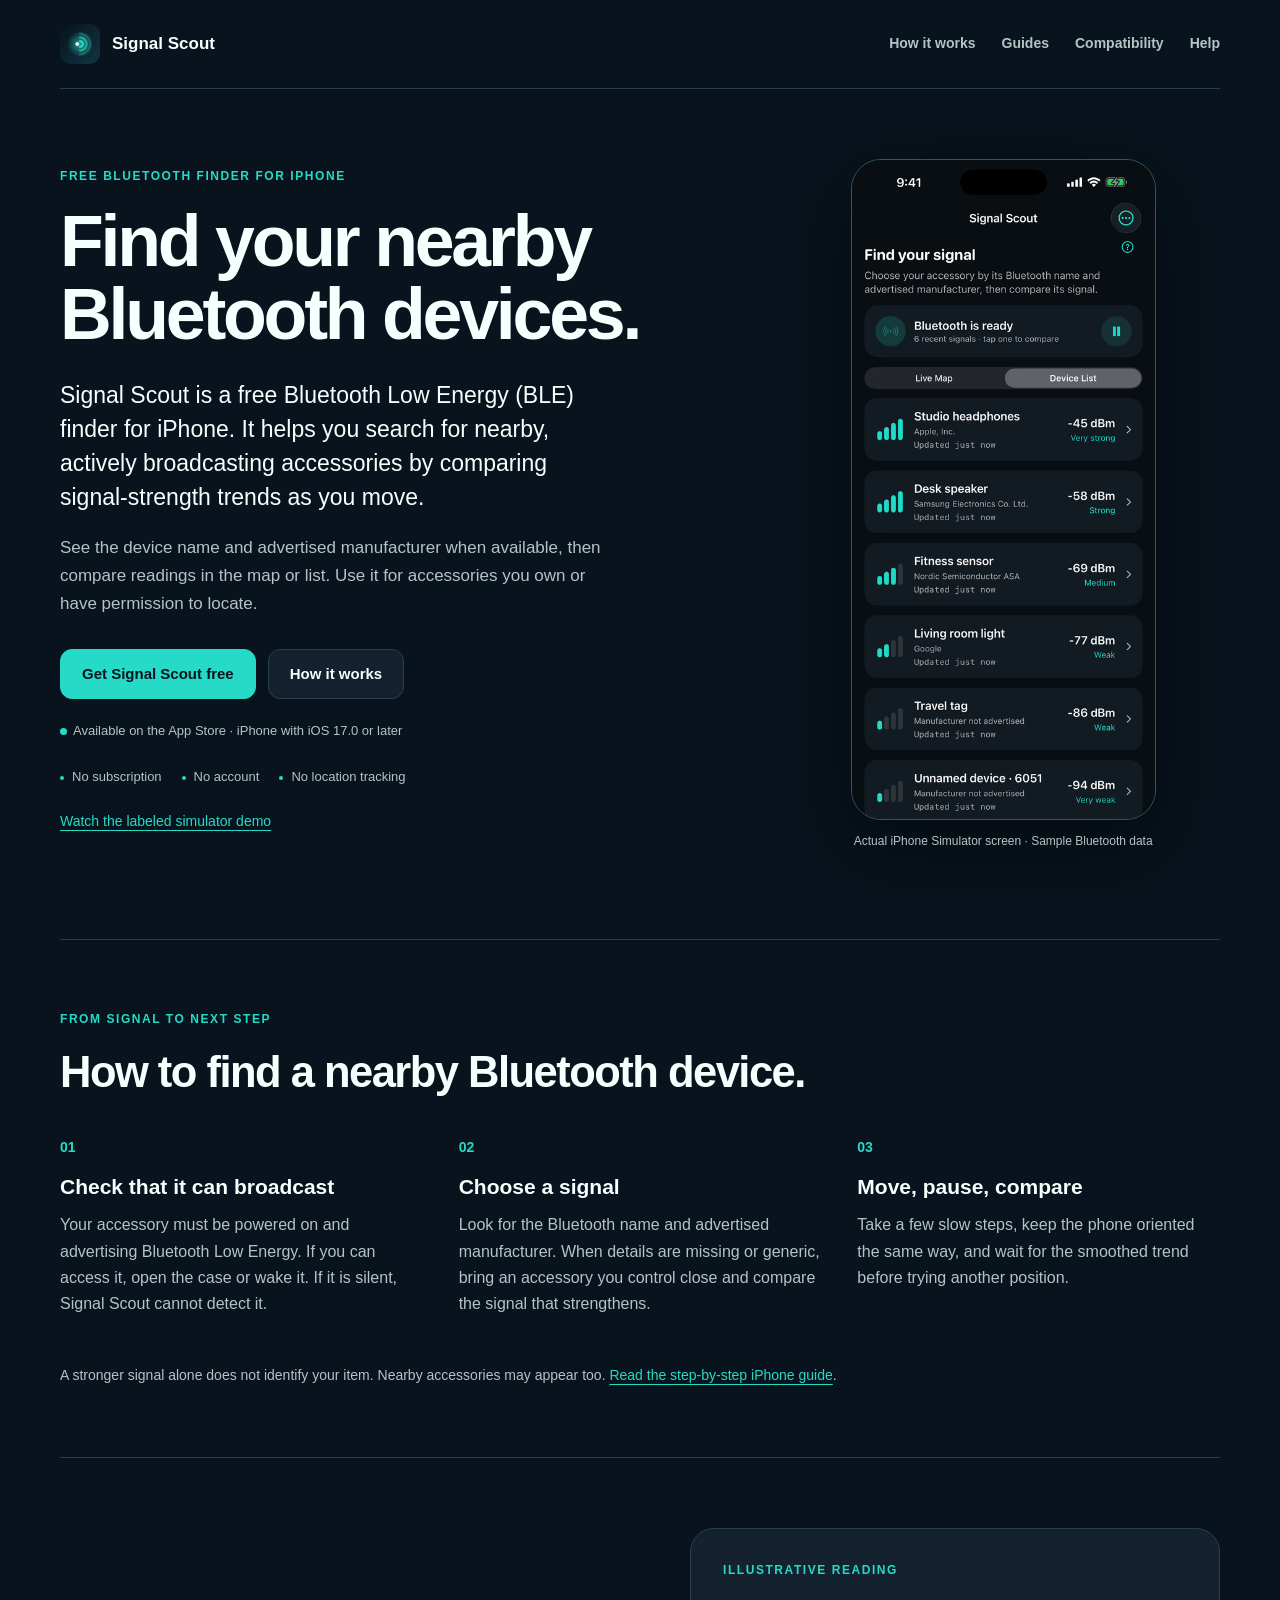
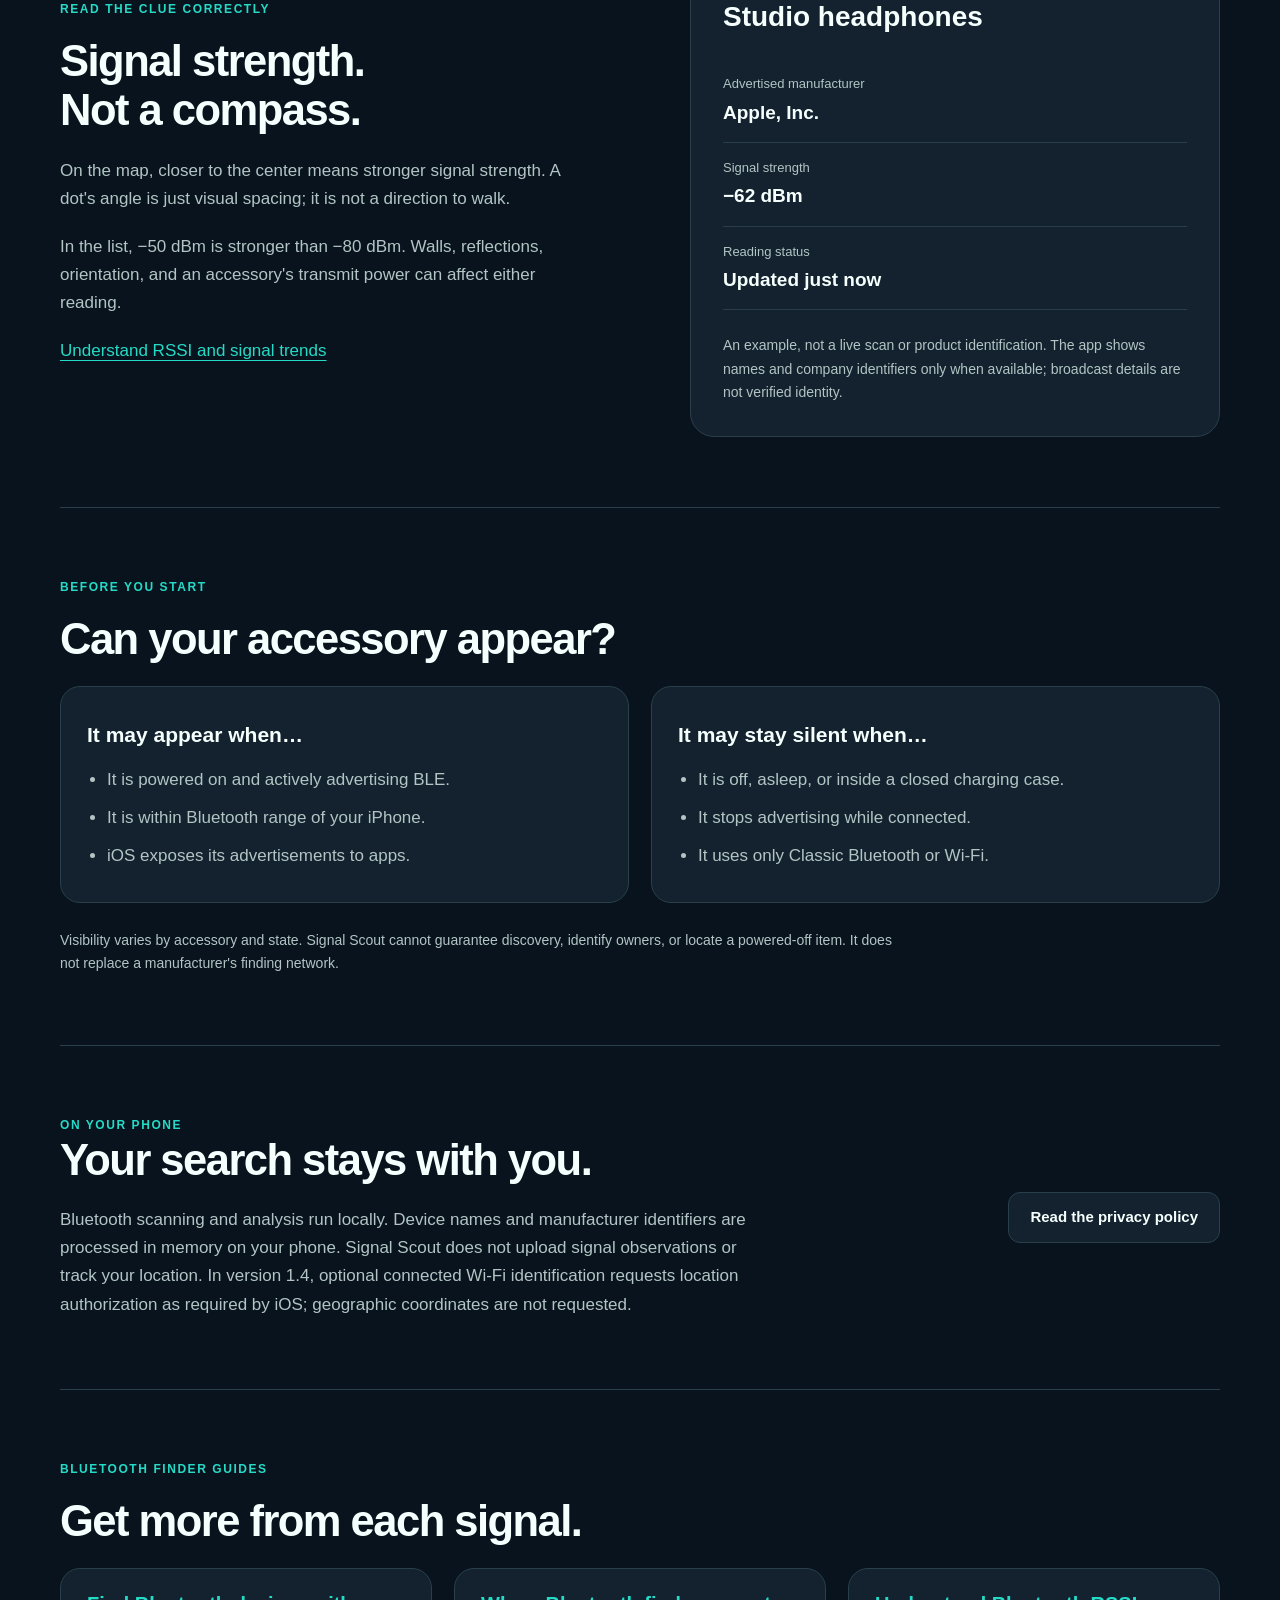
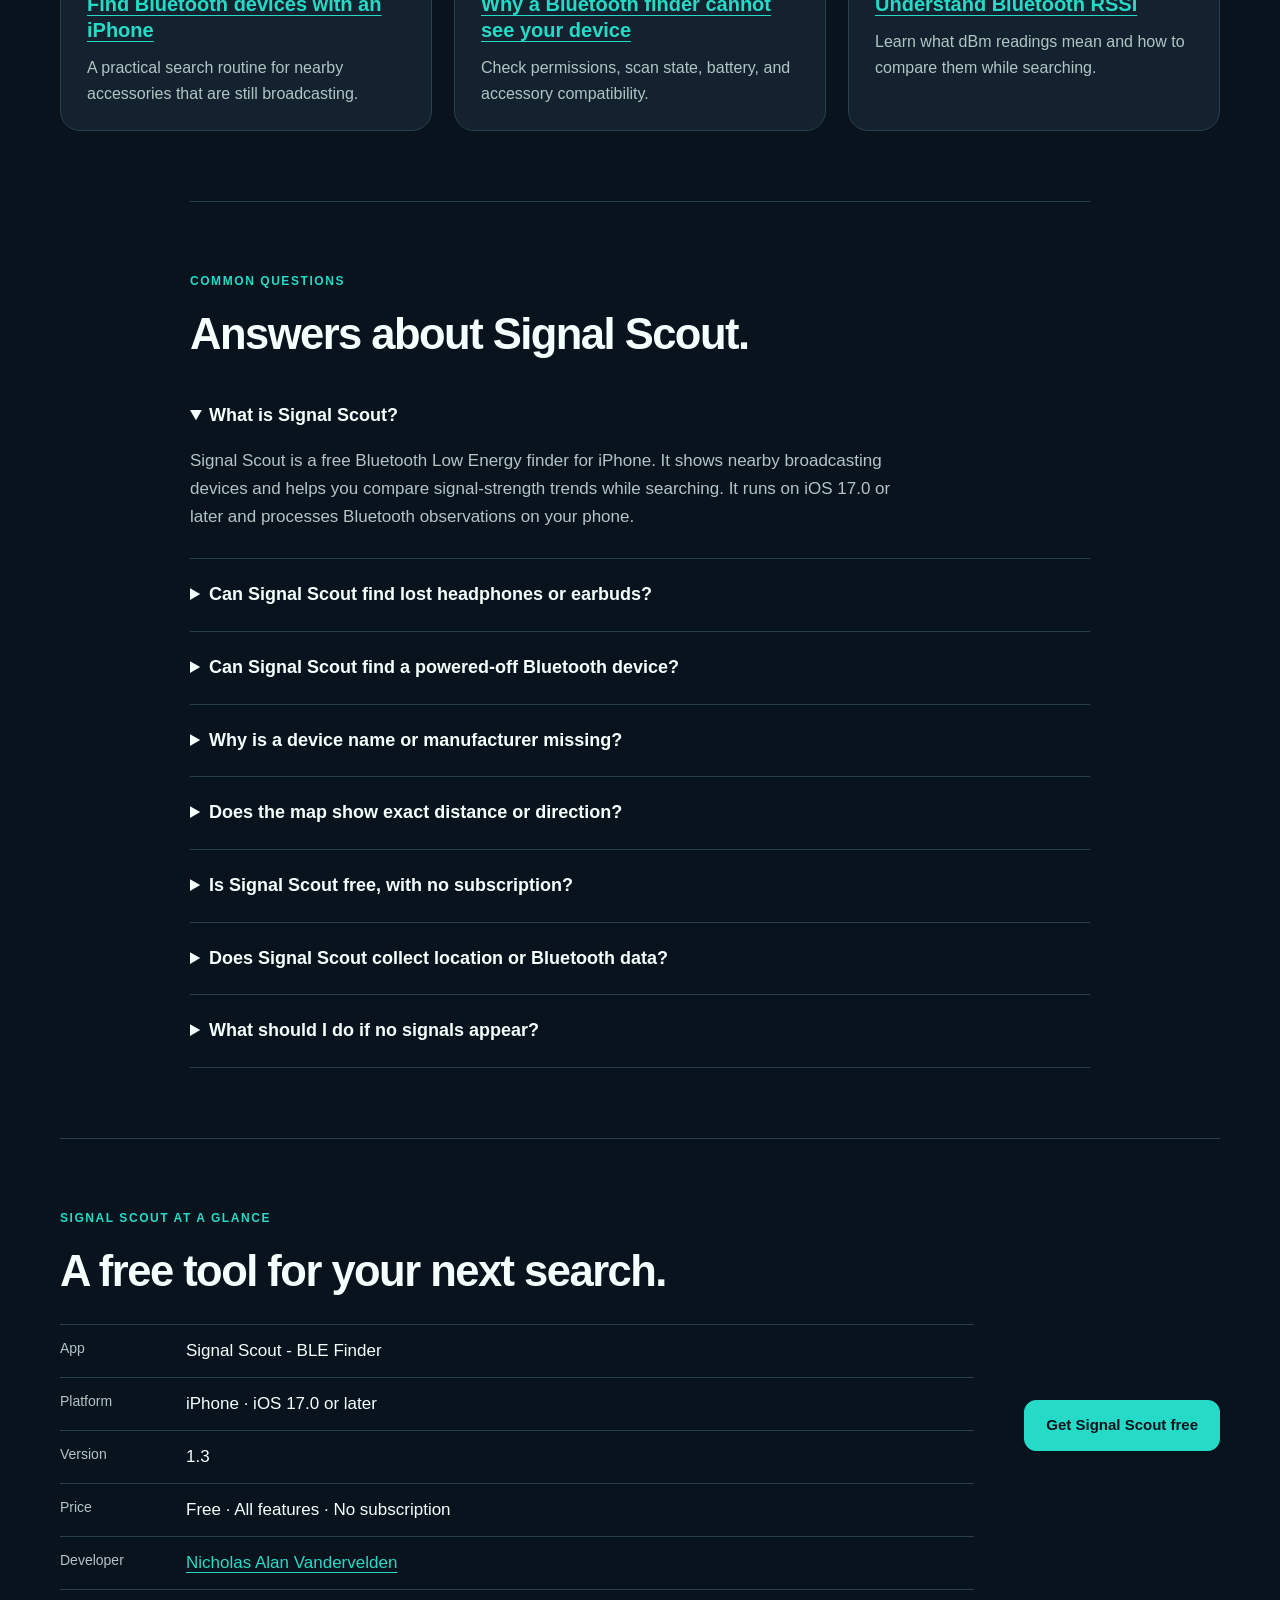
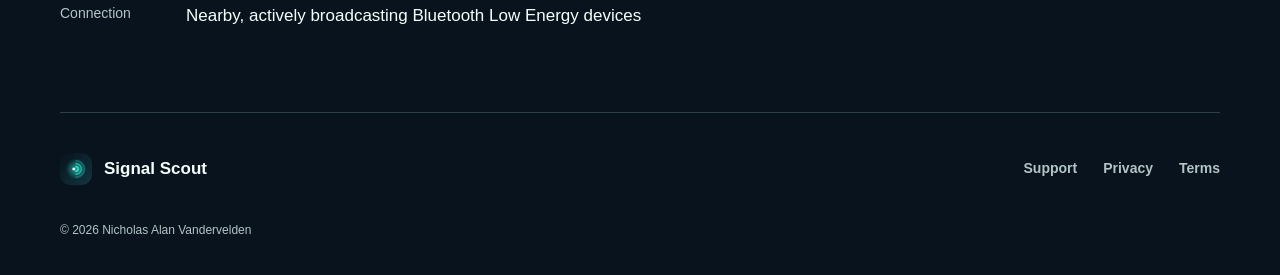
<file: Web/index.html>
<!doctype html>
<html lang="en">
<head>
<meta charset="utf-8"><meta name="viewport" content="width=device-width, initial-scale=1">
<title>Free Bluetooth Finder for iPhone | Signal Scout</title>
<meta name="description" content="Find nearby, broadcasting Bluetooth devices with Signal Scout, a free BLE finder for iPhone. Compare signal strength with no account, subscription, or location tracking.">
<link rel="canonical" href="https://nickvan23-lang.github.io/signal-scout/">
<meta name="robots" content="index,follow,max-image-preview:large">
<meta name="apple-itunes-app" content="app-id=6810531496">
<meta property="og:type" content="website"><meta property="og:site_name" content="Signal Scout"><meta property="og:title" content="Signal Scout — Free Bluetooth finder for iPhone"><meta property="og:description" content="Find nearby BLE accessories by comparing signal-strength trends. Free on the App Store, with no account, subscription, or location tracking."><meta property="og:url" content="https://nickvan23-lang.github.io/signal-scout/"><meta property="og:image" content="https://nickvan23-lang.github.io/signal-scout/assets/app-icon.png"><meta property="og:image:alt" content="Signal Scout app icon"><meta property="og:image:width" content="1024"><meta property="og:image:height" content="1024">
<meta name="twitter:card" content="summary"><meta name="twitter:title" content="Signal Scout — Free Bluetooth finder for iPhone"><meta name="twitter:description" content="Find nearby BLE accessories by comparing signal-strength trends. Free on the App Store, with no account, subscription, or location tracking."><meta name="twitter:image" content="https://nickvan23-lang.github.io/signal-scout/assets/app-icon.png"><meta name="twitter:image:alt" content="Signal Scout app icon">
<link rel="icon" href="assets/favicon.png" type="image/png"><link rel="stylesheet" href="styles.css">
<script type="application/ld+json">
{
  "@context": "https://schema.org",
  "@graph": [
    {
      "@type": "WebSite",
      "@id": "https://nickvan23-lang.github.io/signal-scout/#website",
      "url": "https://nickvan23-lang.github.io/signal-scout/",
      "name": "Signal Scout",
      "inLanguage": "en"
    },
    {
      "@type": "WebPage",
      "@id": "https://nickvan23-lang.github.io/signal-scout/#page",
      "url": "https://nickvan23-lang.github.io/signal-scout/",
      "name": "Free Bluetooth Finder for iPhone | Signal Scout",
      "isPartOf": {"@id": "https://nickvan23-lang.github.io/signal-scout/#website"},
      "mainEntity": {"@id": "https://nickvan23-lang.github.io/signal-scout/#app"},
      "description": "Signal Scout is a free Bluetooth Low Energy finder for iPhone that compares nearby, actively broadcasting accessory signals."
    },
    {
      "@type": "MobileApplication",
      "@id": "https://nickvan23-lang.github.io/signal-scout/#app",
      "name": "Signal Scout - BLE Finder",
      "alternateName": "Signal Scout",
      "url": "https://nickvan23-lang.github.io/signal-scout/",
      "sameAs": "https://apps.apple.com/us/app/signal-scout-ble-finder/id6810531496",
      "downloadUrl": "https://apps.apple.com/us/app/signal-scout-ble-finder/id6810531496",
      "installUrl": "https://apps.apple.com/us/app/signal-scout-ble-finder/id6810531496",
      "applicationCategory": "UtilitiesApplication",
      "operatingSystem": "iOS 17.0 or later",
      "softwareVersion": "1.3",
      "inLanguage": "en",
      "isAccessibleForFree": true,
      "image": "https://nickvan23-lang.github.io/signal-scout/assets/app-icon.png",
      "description": "A free iPhone BLE finder for comparing the signal strength of nearby, actively broadcasting accessories. RSSI trends are relative clues, not exact distance or direction.",
      "featureList": ["Nearby Bluetooth Low Energy scanning", "Device names and advertised manufacturer information when available", "Signal-strength map and list", "Smoothed RSSI and warmer-or-colder trends", "On-device analysis without an account or subscription"],
      "offers": {
        "@type": "Offer",
        "price": "0",
        "priceCurrency": "USD",
        "url": "https://apps.apple.com/us/app/signal-scout-ble-finder/id6810531496"
      },
      "author": {"@id": "https://nickvan23-lang.github.io/signal-scout/#developer"}
    },
    {
      "@type": "Person",
      "@id": "https://nickvan23-lang.github.io/signal-scout/#developer",
      "name": "Nicholas Alan Vandervelden",
      "url": "https://apps.apple.com/us/developer/nicholas-alan-vandervelden/id6777812575"
    }
  ]
}
</script>
</head>
<body>
<a class="skip-link" href="#main">Skip to content</a>
<header class="site-header wrap"><a class="brand" href="./" aria-label="Signal Scout home"><img src="assets/app-icon-96.webp" width="40" height="40" alt=""><span>Signal Scout</span></a><nav aria-label="Main navigation"><a href="#how-it-works">How it works</a><a href="#guides">Guides</a><a href="#compatibility">Compatibility</a><a href="support.html">Help</a></nav></header>
<main id="main" tabindex="-1">
<section class="hero wrap" aria-labelledby="hero-title">
<div class="hero-copy"><p class="eyebrow">FREE BLUETOOTH FINDER FOR IPHONE</p><h1 id="hero-title">Find your nearby<br>Bluetooth devices.</h1><p class="lede">Signal Scout is a free Bluetooth Low Energy (BLE) finder for iPhone. It helps you search for nearby, actively broadcasting accessories by comparing signal-strength trends as you move.</p><p class="hero-detail">See the device name and advertised manufacturer when available, then compare readings in the map or list. Use it for accessories you own or have permission to locate.</p><div class="actions"><a class="button primary" href="https://apps.apple.com/us/app/signal-scout-ble-finder/id6810531496">Get Signal Scout free</a><a class="button secondary" href="#how-it-works">How it works</a></div><p class="release-note"><span class="status-dot" aria-hidden="true"></span>Available on the App Store · iPhone with iOS 17.0 or later</p><ul class="trust-list" aria-label="App features"><li>No subscription</li><li>No account</li><li>No location tracking</li></ul><a class="text-link demo-link" href="review/build-8/">Watch the labeled simulator demo</a></div>
<figure class="product-shot"><picture><source type="image/webp" srcset="assets/device-names-490.webp 490w, assets/device-names-610.webp 610w, assets/device-names-915.webp 915w" sizes="(max-width: 620px) 245px, (max-width: 840px) calc(40vw - 31.2px), 305px"><img src="assets/device-names.png" width="1320" height="2868" alt="Signal Scout showing Bluetooth device names, manufacturers, and signal strength" fetchpriority="high"></picture><figcaption>Actual iPhone Simulator screen · Sample Bluetooth data</figcaption></figure>
</section>
<section class="section wrap" id="how-it-works" aria-labelledby="how-title"><p class="eyebrow">FROM SIGNAL TO NEXT STEP</p><h2 id="how-title">How to find a nearby Bluetooth device.</h2><div class="steps"><article><span class="step-number">01</span><h3>Check that it can broadcast</h3><p>Your accessory must be powered on and advertising Bluetooth Low Energy. If you can access it, open the case or wake it. If it is silent, Signal Scout cannot detect it.</p></article><article><span class="step-number">02</span><h3>Choose a signal</h3><p>Look for the Bluetooth name and advertised manufacturer. When details are missing or generic, bring an accessory you control close and compare the signal that strengthens.</p></article><article><span class="step-number">03</span><h3>Move, pause, compare</h3><p>Take a few slow steps, keep the phone oriented the same way, and wait for the smoothed trend before trying another position.</p></article></div><p class="section-note">A stronger signal alone does not identify your item. Nearby accessories may appear too. <a href="find-bluetooth-devices-iphone.html">Read the step-by-step iPhone guide</a>.</p></section>
<section class="section wrap explanation" aria-labelledby="map-title"><div><p class="eyebrow">READ THE CLUE CORRECTLY</p><h2 id="map-title">Signal strength.<br>Not a compass.</h2><p>On the map, closer to the center means stronger signal strength. A dot's angle is just visual spacing; it is not a direction to walk.</p><p>In the list, −50 dBm is stronger than −80 dBm. Walls, reflections, orientation, and an accessory's transmit power can affect either reading.</p><a class="text-link" href="support.html#reading-signals">Understand RSSI and signal trends</a></div><aside class="reading-example" aria-label="Example Bluetooth reading"><p class="eyebrow">ILLUSTRATIVE READING</p><h3>Studio headphones</h3><dl><div><dt>Advertised manufacturer</dt><dd>Apple, Inc.</dd></div><div><dt>Signal strength</dt><dd>−62 dBm</dd></div><div><dt>Reading status</dt><dd>Updated just now</dd></div></dl><p class="fine">An example, not a live scan or product identification. The app shows names and company identifiers only when available; broadcast details are not verified identity.</p></aside></section>
<section class="section wrap" id="compatibility" aria-labelledby="compat-title"><p class="eyebrow">BEFORE YOU START</p><h2 id="compat-title">Can your accessory appear?</h2><div class="compat-grid"><article class="panel"><h3>It may appear when…</h3><ul><li>It is powered on and actively advertising BLE.</li><li>It is within Bluetooth range of your iPhone.</li><li>iOS exposes its advertisements to apps.</li></ul></article><article class="panel"><h3>It may stay silent when…</h3><ul><li>It is off, asleep, or inside a closed charging case.</li><li>It stops advertising while connected.</li><li>It uses only Classic Bluetooth or Wi-Fi.</li></ul></article></div><p class="section-note">Visibility varies by accessory and state. Signal Scout cannot guarantee discovery, identify owners, or locate a powered-off item. It does not replace a manufacturer's finding network.</p></section>
<section class="section wrap privacy-band" aria-labelledby="privacy-title"><div><p class="eyebrow">ON YOUR PHONE</p><h2 id="privacy-title">Your search stays with you.</h2><p>Bluetooth scanning and analysis run locally. Device names and manufacturer identifiers are processed in memory on your phone. Signal Scout does not upload signal observations or track your location. In version 1.4, optional connected Wi-Fi identification requests location authorization as required by iOS; geographic coordinates are not requested.</p></div><a class="button secondary" href="privacy.html">Read the privacy policy</a></section>
<section class="section wrap" id="guides" aria-labelledby="guides-title"><p class="eyebrow">BLUETOOTH FINDER GUIDES</p><h2 id="guides-title">Get more from each signal.</h2><div class="guide-grid"><article class="panel"><h3><a href="find-bluetooth-devices-iphone.html">Find Bluetooth devices with an iPhone</a></h3><p>A practical search routine for nearby accessories that are still broadcasting.</p></article><article class="panel"><h3><a href="bluetooth-finder-not-finding-device.html">Why a Bluetooth finder cannot see your device</a></h3><p>Check permissions, scan state, battery, and accessory compatibility.</p></article><article class="panel"><h3><a href="bluetooth-rssi-signal-strength.html">Understand Bluetooth RSSI</a></h3><p>Learn what dBm readings mean and how to compare them while searching.</p></article></div></section>
<section class="section wrap faq" aria-labelledby="faq-title"><p class="eyebrow">COMMON QUESTIONS</p><h2 id="faq-title">Answers about Signal Scout.</h2><details open><summary>What is Signal Scout?</summary><p>Signal Scout is a free Bluetooth Low Energy finder for iPhone. It shows nearby broadcasting devices and helps you compare signal-strength trends while searching. It runs on iOS 17.0 or later and processes Bluetooth observations on your phone.</p></details><details><summary>Can Signal Scout find lost headphones or earbuds?</summary><p>It can help you compare signals from headphones or earbuds that actively advertise Bluetooth Low Energy and are visible to iOS. Some stop advertising while connected, asleep, or in their case. Discovery is not guaranteed.</p></details><details><summary>Can Signal Scout find a powered-off Bluetooth device?</summary><p>No. A device that is powered off or no longer broadcasting does not provide a signal for Signal Scout to measure. Check the accessory maker’s finding service for any supported last-known location or finding-network features.</p></details><details><summary>Why is a device name or manufacturer missing?</summary><p>Signal Scout displays the Bluetooth name supplied by the advertisement or iOS, and resolves the company identifier in manufacturer data when available. Some devices omit these fields. Missing details are labeled clearly rather than guessed.</p></details><details><summary>Does the map show exact distance or direction?</summary><p>No. RSSI is approximate signal strength, not a measured distance or compass bearing. Dot angles separate the signals visually. Use the trend to compare positions, not as turn-by-turn navigation. <a href="bluetooth-rssi-signal-strength.html">Learn how to interpret RSSI</a>.</p></details><details><summary>Is Signal Scout free, with no subscription?</summary><p>Yes. Every feature is free, without a subscription, account, or time limit. <a href="https://apps.apple.com/us/app/signal-scout-ble-finder/id6810531496">Download Signal Scout from the App Store</a>.</p></details><details><summary>Does Signal Scout collect location or Bluetooth data?</summary><p>Signal Scout does not upload Bluetooth observations or track your location. Version 1.4 offers optional Wi-Fi identification that requests location authorization, as required by iOS, without requesting geographic coordinates. Scanning and analysis run on your phone; device names, manufacturer information, and signal readings stay in memory. The app has no analytics or advertising SDK. <a href="privacy.html">Read the privacy policy</a>.</p></details><details><summary>What should I do if no signals appear?</summary><p>Check Bluetooth and the app’s Bluetooth permission, make sure scanning is running, and test with a nearby accessory you can wake. <a href="bluetooth-finder-not-finding-device.html">Follow the Bluetooth finder troubleshooting guide</a>.</p></details></section>
<section class="section wrap app-summary" aria-labelledby="app-facts-title"><div><p class="eyebrow">SIGNAL SCOUT AT A GLANCE</p><h2 id="app-facts-title">A free tool for your next search.</h2><dl class="app-facts"><div><dt>App</dt><dd>Signal Scout - BLE Finder</dd></div><div><dt>Platform</dt><dd>iPhone · iOS 17.0 or later</dd></div><div><dt>Version</dt><dd>1.3</dd></div><div><dt>Price</dt><dd>Free · All features · No subscription</dd></div><div><dt>Developer</dt><dd><a href="https://apps.apple.com/us/developer/nicholas-alan-vandervelden/id6777812575">Nicholas Alan Vandervelden</a></dd></div><div><dt>Connection</dt><dd>Nearby, actively broadcasting Bluetooth Low Energy devices</dd></div></dl></div><a class="button primary" href="https://apps.apple.com/us/app/signal-scout-ble-finder/id6810531496">Get Signal Scout free</a></section>
</main>
<footer class="site-footer wrap"><a class="brand" href="./"><img src="assets/app-icon-96.webp" width="32" height="32" alt=""><span>Signal Scout</span></a><nav aria-label="Footer navigation"><a href="support.html">Support</a><a href="privacy.html">Privacy</a><a href="https://www.apple.com/legal/internet-services/itunes/dev/stdeula/">Terms</a></nav><p>© 2026 Nicholas Alan Vandervelden</p></footer>
</body></html>
</file>
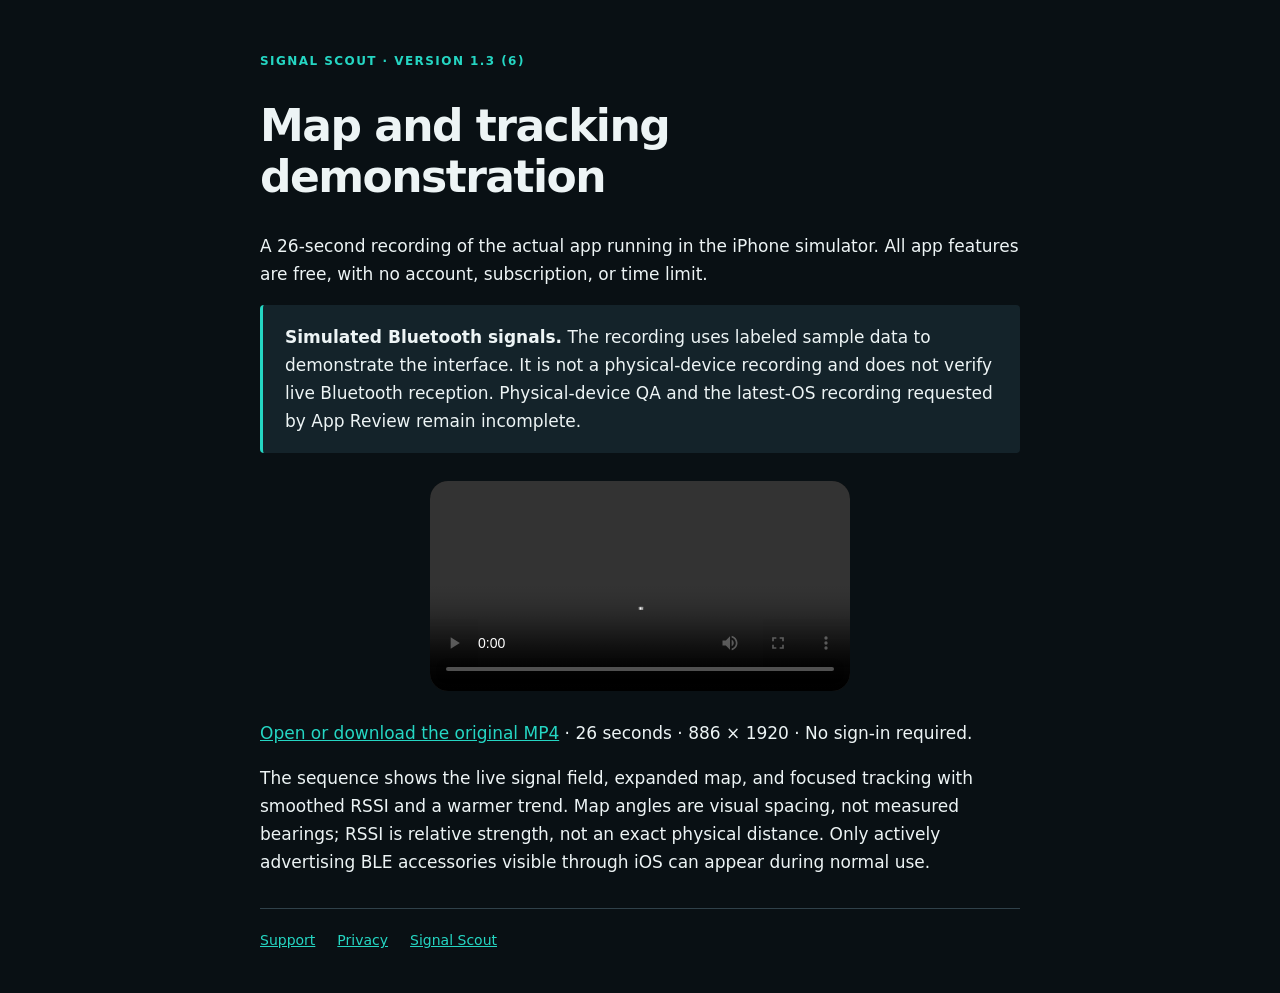
<file: Web/review/index.html>
<!doctype html>
<html lang="en">
<head>
<meta charset="utf-8"><meta name="viewport" content="width=device-width,initial-scale=1">
<title>Signal Scout — Build 6 demonstration</title>
<meta name="robots" content="noindex">
<style>
:root{color-scheme:dark}body{margin:0;background:#091014;color:#edf4f5;font:17px/1.65 system-ui,sans-serif}main{max-width:760px;margin:auto;padding:40px 24px}a{color:#25d6c3}h1{font-size:clamp(30px,5vw,44px);line-height:1.15;letter-spacing:-.035em}.eyebrow{color:#25d6c3;font-weight:700;letter-spacing:.12em;font-size:12px}.notice{background:#14232a;padding:18px 22px;border-left:3px solid #25d6c3;border-radius:4px}video{display:block;width:min(100%,420px);max-height:75vh;margin:28px auto;background:#000;border-radius:18px}.links{display:flex;flex-wrap:wrap;gap:22px;border-top:1px solid #30414a;padding-top:20px}footer{font-size:14px;color:#adbfc4;margin-top:32px}
</style>
</head>
<body><main>
<p class="eyebrow">SIGNAL SCOUT · VERSION 1.3 (6)</p>
<h1>Map and tracking demonstration</h1>
<p>A 26-second recording of the actual app running in the iPhone simulator. All app features are free, with no account, subscription, or time limit.</p>
<p class="notice"><strong>Simulated Bluetooth signals.</strong> The recording uses labeled sample data to demonstrate the interface. It is not a physical-device recording and does not verify live Bluetooth reception. Physical-device QA and the latest-OS recording requested by App Review remain incomplete.</p>
<video controls playsinline preload="metadata" aria-label="Signal Scout simulator demonstration with labeled simulated signals"><source src="build-6-simulated.mp4" type="video/mp4">Your browser cannot play this video. Use the download link below.</video>
<p><a href="build-6-simulated.mp4">Open or download the original MP4</a> · 26 seconds · 886 × 1920 · No sign-in required.</p>
<p>The sequence shows the live signal field, expanded map, and focused tracking with smoothed RSSI and a warmer trend. Map angles are visual spacing, not measured bearings; RSSI is relative strength, not an exact physical distance. Only actively advertising BLE accessories visible through iOS can appear during normal use.</p>
<footer class="links"><a href="../support.html">Support</a><a href="../privacy.html">Privacy</a><a href="../">Signal Scout</a></footer>
</main></body></html>
</file>
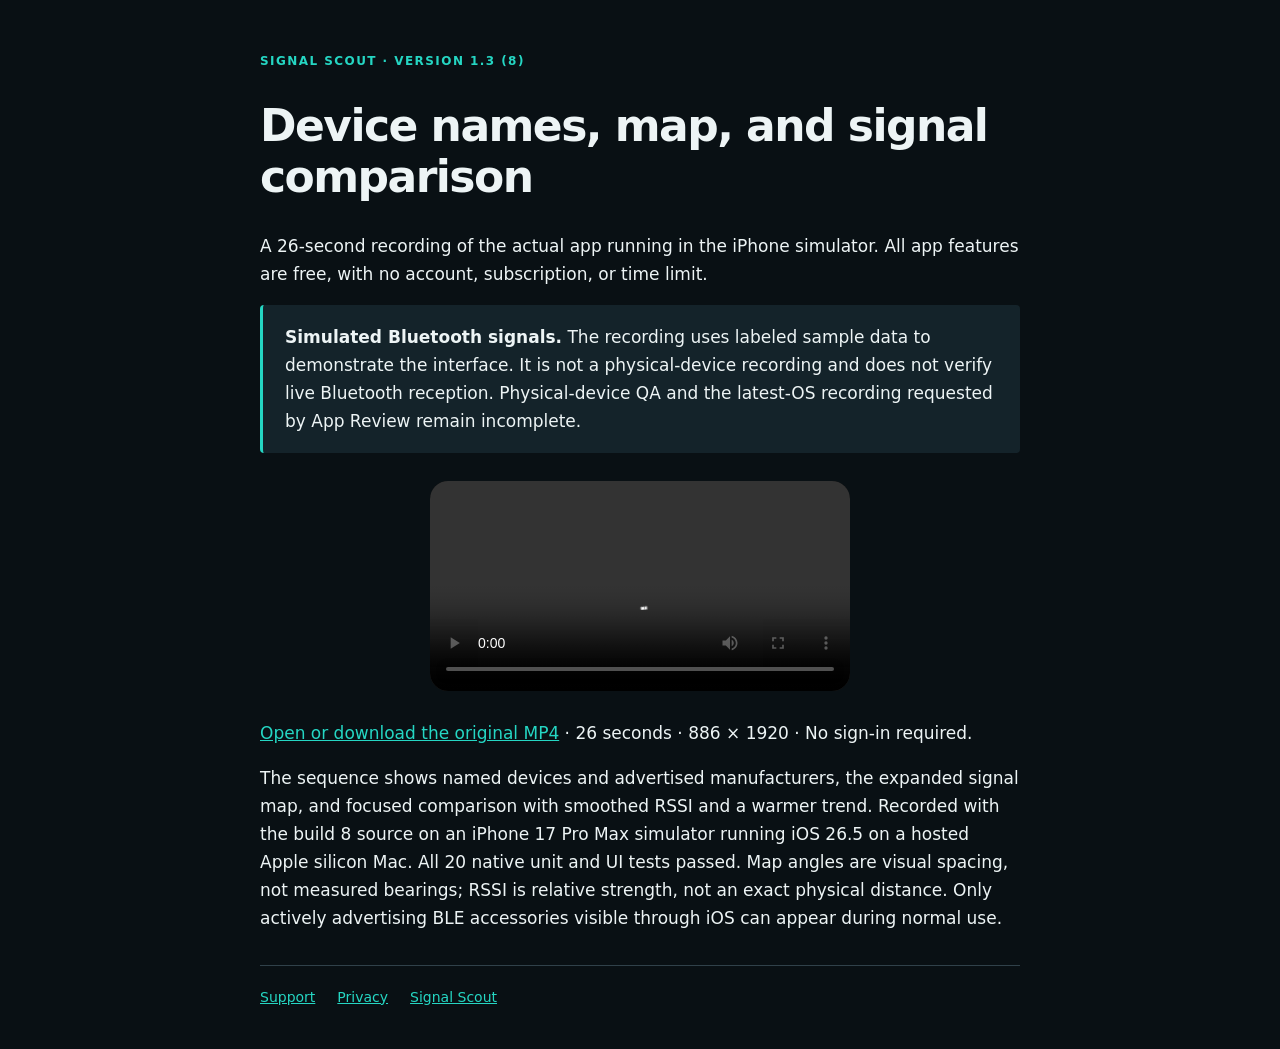
<file: Web/review/build-8/index.html>
<!doctype html>
<html lang="en">
<head>
<meta charset="utf-8"><meta name="viewport" content="width=device-width,initial-scale=1">
<title>Signal Scout — Build 8 demonstration</title>
<meta name="robots" content="noindex">
<style>
:root{color-scheme:dark}body{margin:0;background:#091014;color:#edf4f5;font:17px/1.65 system-ui,sans-serif}main{max-width:760px;margin:auto;padding:40px 24px}a{color:#25d6c3}h1{font-size:clamp(30px,5vw,44px);line-height:1.15;letter-spacing:-.035em}.eyebrow{color:#25d6c3;font-weight:700;letter-spacing:.12em;font-size:12px}.notice{background:#14232a;padding:18px 22px;border-left:3px solid #25d6c3;border-radius:4px}video{display:block;width:min(100%,420px);max-height:75vh;margin:28px auto;background:#000;border-radius:18px}.links{display:flex;flex-wrap:wrap;gap:22px;border-top:1px solid #30414a;padding-top:20px}footer{font-size:14px;color:#adbfc4;margin-top:32px}
</style>
</head>
<body><main>
<p class="eyebrow">SIGNAL SCOUT · VERSION 1.3 (8)</p>
<h1>Device names, map, and signal comparison</h1>
<p>A 26-second recording of the actual app running in the iPhone simulator. All app features are free, with no account, subscription, or time limit.</p>
<p class="notice"><strong>Simulated Bluetooth signals.</strong> The recording uses labeled sample data to demonstrate the interface. It is not a physical-device recording and does not verify live Bluetooth reception. Physical-device QA and the latest-OS recording requested by App Review remain incomplete.</p>
<video controls playsinline preload="metadata" aria-label="Signal Scout simulator demonstration with labeled simulated signals"><source src="build-8-simulated.mp4" type="video/mp4">Your browser cannot play this video. Use the download link below.</video>
<p><a href="build-8-simulated.mp4">Open or download the original MP4</a> · 26 seconds · 886 × 1920 · No sign-in required.</p>
<p>The sequence shows named devices and advertised manufacturers, the expanded signal map, and focused comparison with smoothed RSSI and a warmer trend. Recorded with the build 8 source on an iPhone 17 Pro Max simulator running iOS 26.5 on a hosted Apple silicon Mac. All 20 native unit and UI tests passed. Map angles are visual spacing, not measured bearings; RSSI is relative strength, not an exact physical distance. Only actively advertising BLE accessories visible through iOS can appear during normal use.</p>
<footer class="links"><a href="../../support.html">Support</a><a href="../../privacy.html">Privacy</a><a href="../../">Signal Scout</a></footer>
</main></body></html>
</file>
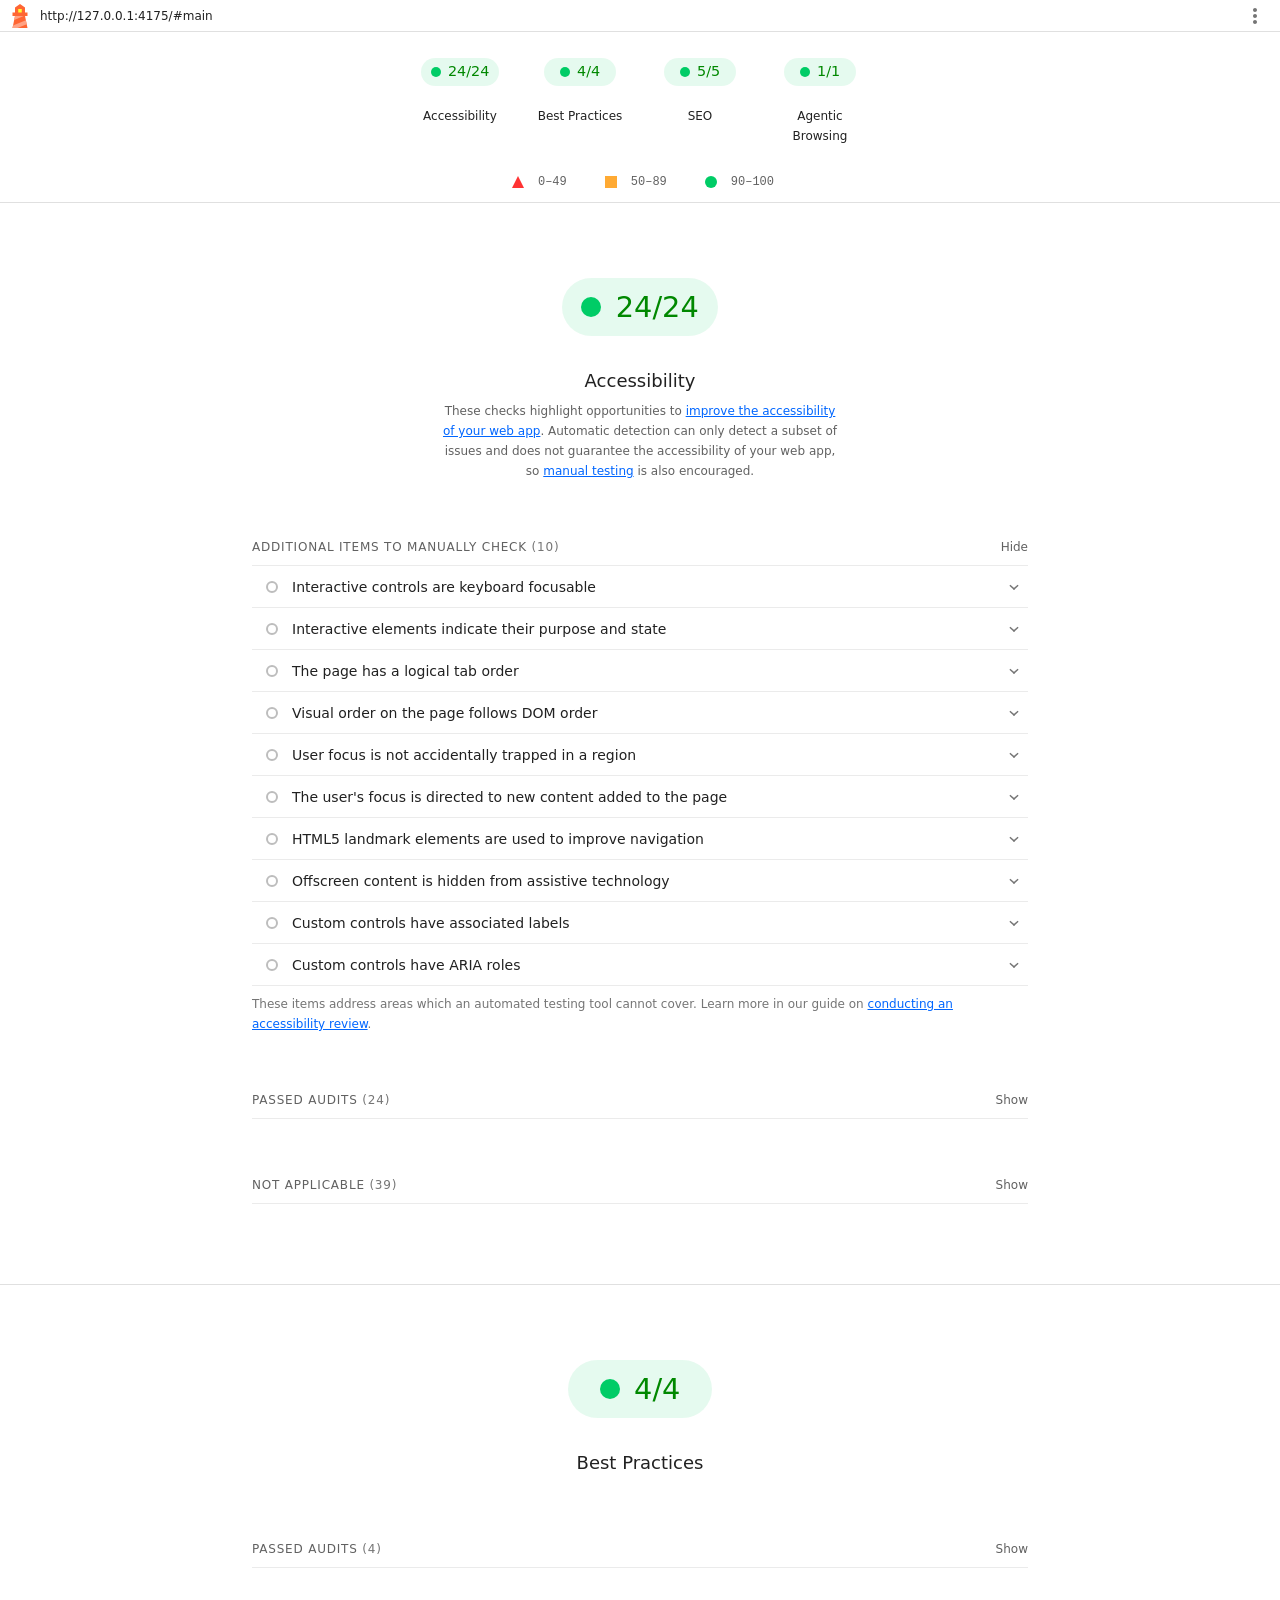
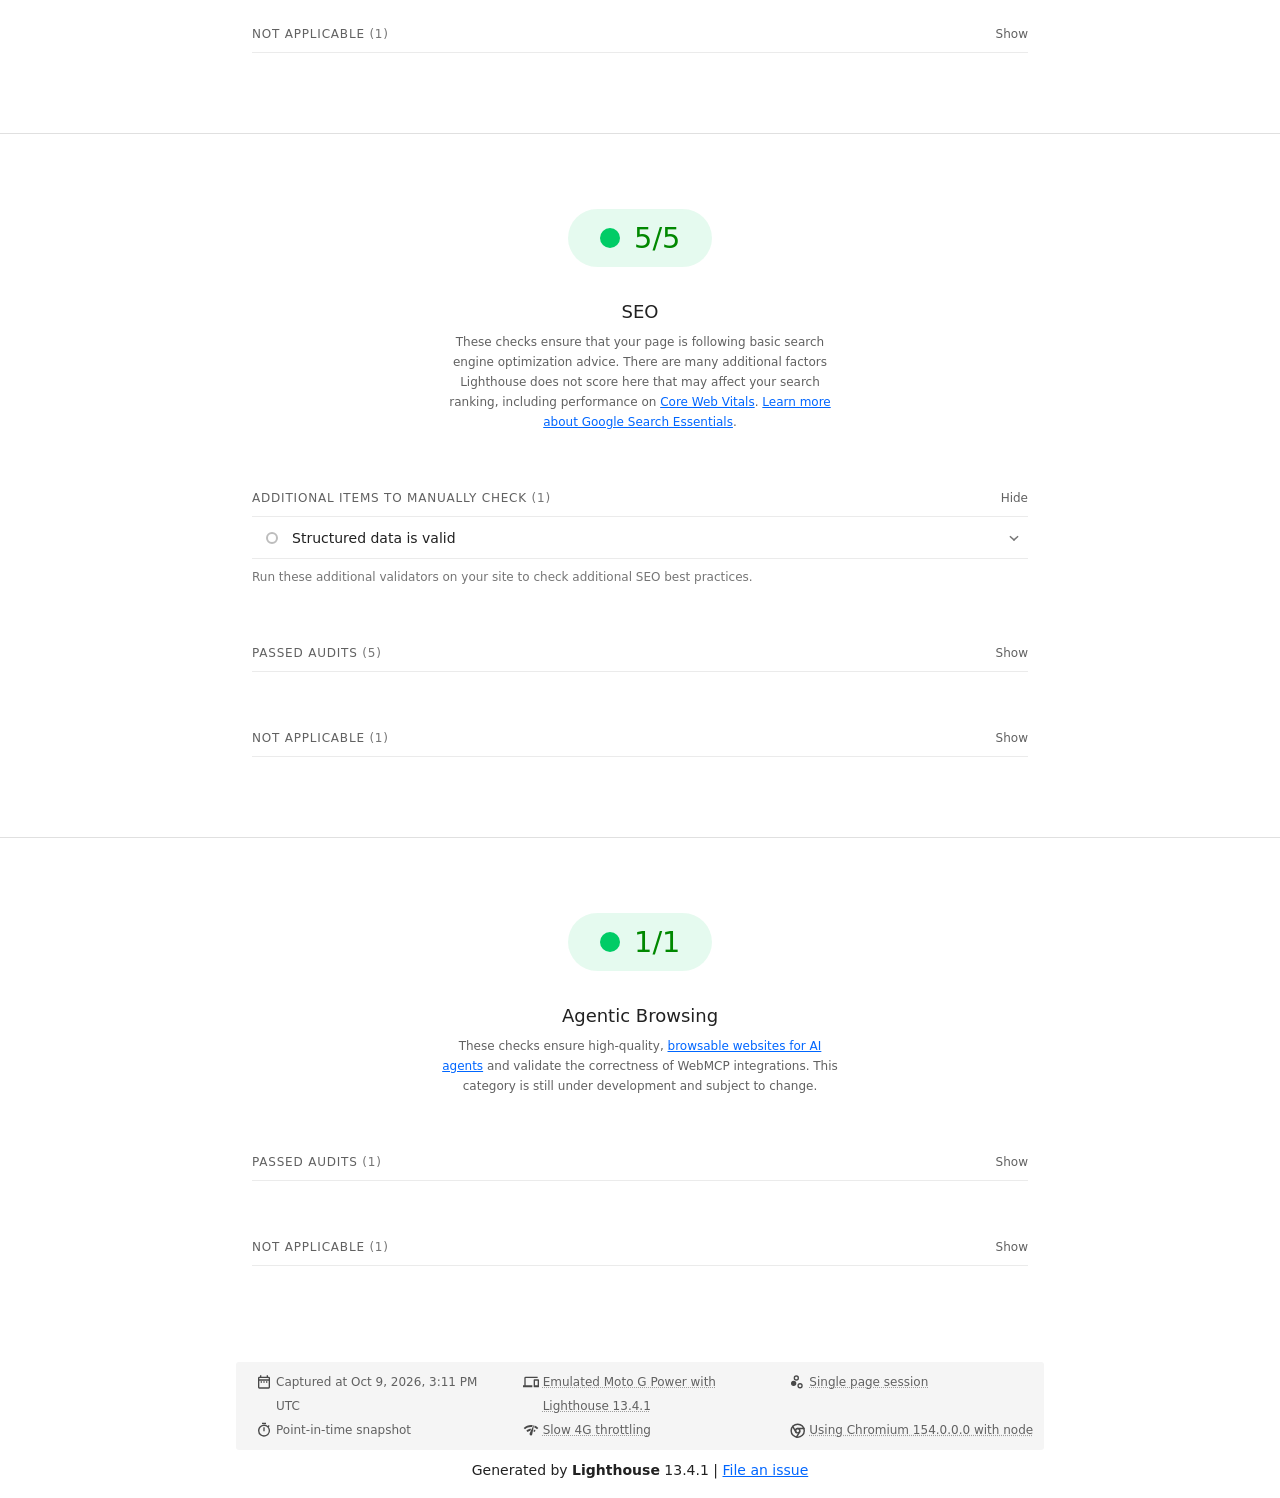
<file: docs/lighthouse-mobile-snapshot.html>
<!--
@license
Copyright 2018 Google LLC
SPDX-License-Identifier: Apache-2.0
-->
<!doctype html>
<html lang="en">
<head>
  <meta charset="utf-8">
  <meta name="viewport" content="width=device-width, initial-scale=1, minimum-scale=1">
  <link rel="icon" href='data:image/svg+xml;utf8,<svg fill="none" xmlns="http://www.w3.org/2000/svg" viewBox="0 0 48 48"><path d="m14 7 10-7 10 7v10h5v7h-5l5 24H9l5-24H9v-7h5V7Z" fill="%23F63"/><path d="M31.561 24H14l-1.689 8.105L31.561 24ZM18.983 48H9l1.022-4.907L35.723 32.27l1.663 7.98L18.983 48Z" fill="%23FFA385"/><path fill="%23FF3" d="M20.5 10h7v7h-7z"/></svg>'>
  <title>Lighthouse Report</title>
  <style>body {margin: 0}</style>
</head>
<body>
  <noscript>Lighthouse report requires JavaScript. Please enable.</noscript>

  <div id="lh-log"></div>

  <script>window.__LIGHTHOUSE_JSON__ = {"lighthouseVersion":"13.4.1","finalDisplayedUrl":"http://127.0.0.1:4175/#main","fetchTime":"2026-10-09T15:11:50.926Z","gatherMode":"snapshot","runWarnings":[],"userAgent":"Mozilla/5.0 (Macintosh; Intel Mac OS X 10_15_7) AppleWebKit/537.36 (KHTML, like Gecko) Chrome/154.0.0.0 Safari/537.36","environment":{"hostUserAgent":"Mozilla/5.0 (Macintosh; Intel Mac OS X 10_15_7) AppleWebKit/537.36 (KHTML, like Gecko) Chrome/154.0.0.0 Safari/537.36","benchmarkIndex":368,"credits":{"axe-core":"4.12.1"}},"audits":{"image-aspect-ratio":{"id":"image-aspect-ratio","title":"Displays images with correct aspect ratio","description":"Image display dimensions should match natural aspect ratio. [Learn more about image aspect ratio](https://developer.chrome.com/docs/lighthouse/best-practices/image-aspect-ratio/).","score":1,"scoreDisplayMode":"binary","details":{"type":"table","headings":[{"key":"node","valueType":"node","label":""},{"key":"url","valueType":"url","label":"URL"},{"key":"displayedAspectRatio","valueType":"text","label":"Aspect Ratio (Displayed)"},{"key":"actualAspectRatio","valueType":"text","label":"Aspect Ratio (Actual)"}],"items":[]}},"image-size-responsive":{"id":"image-size-responsive","title":"Serves images with appropriate resolution","description":"Image natural dimensions should be proportional to the display size and the pixel ratio to maximize image clarity. [Learn how to provide responsive images](https://web.dev/articles/serve-responsive-images).","score":1,"scoreDisplayMode":"binary","details":{"type":"table","headings":[{"key":"node","valueType":"node","label":""},{"key":"url","valueType":"url","label":"URL"},{"key":"displayedSize","valueType":"text","label":"Displayed size"},{"key":"actualSize","valueType":"text","label":"Actual size"},{"key":"expectedSize","valueType":"text","label":"Expected size"}],"items":[]}},"accesskeys":{"id":"accesskeys","title":"`[accesskey]` values are unique","description":"Access keys let users quickly focus a part of the page. For proper navigation, each access key must be unique. [Learn more about access keys](https://dequeuniversity.com/rules/axe/4.12/accesskeys).","score":null,"scoreDisplayMode":"notApplicable"},"aria-allowed-attr":{"id":"aria-allowed-attr","title":"`[aria-*]` attributes match their roles","description":"Each ARIA `role` supports a specific subset of `aria-*` attributes. Mismatching these invalidates the `aria-*` attributes. [Learn how to match ARIA attributes to their roles](https://dequeuniversity.com/rules/axe/4.12/aria-allowed-attr).","score":1,"scoreDisplayMode":"binary","details":{"type":"table","headings":[{"key":"node","valueType":"node","subItemsHeading":{"key":"relatedNode","valueType":"node"},"label":"Failing Elements"}],"items":[]}},"aria-allowed-role":{"id":"aria-allowed-role","title":"Uses ARIA roles only on compatible elements","description":"Many HTML elements can only be assigned certain ARIA roles. Using ARIA roles where they are not allowed can interfere with the accessibility of the web page. [Learn more about ARIA roles](https://dequeuniversity.com/rules/axe/4.12/aria-allowed-role).","score":null,"scoreDisplayMode":"notApplicable"},"aria-command-name":{"id":"aria-command-name","title":"`button`, `link`, and `menuitem` elements have accessible names","description":"When an element doesn't have an accessible name, screen readers announce it with a generic name, making it unusable for users who rely on screen readers. [Learn how to make command elements more accessible](https://dequeuniversity.com/rules/axe/4.12/aria-command-name).","score":null,"scoreDisplayMode":"notApplicable"},"aria-conditional-attr":{"id":"aria-conditional-attr","title":"ARIA attributes are used as specified for the element's role","description":"Some ARIA attributes are only allowed on an element under certain conditions. [Learn more about conditional ARIA attributes](https://dequeuniversity.com/rules/axe/4.12/aria-conditional-attr).","score":1,"scoreDisplayMode":"binary","details":{"type":"table","headings":[{"key":"node","valueType":"node","subItemsHeading":{"key":"relatedNode","valueType":"node"},"label":"Failing Elements"}],"items":[]}},"aria-deprecated-role":{"id":"aria-deprecated-role","title":"Deprecated ARIA roles were not used","description":"Deprecated ARIA roles may not be processed correctly by assistive technology. [Learn more about deprecated ARIA roles](https://dequeuniversity.com/rules/axe/4.12/aria-deprecated-role).","score":null,"scoreDisplayMode":"notApplicable"},"aria-dialog-name":{"id":"aria-dialog-name","title":"Elements with `role=\"dialog\"` or `role=\"alertdialog\"` have accessible names.","description":"ARIA dialog elements without accessible names may prevent screen readers users from discerning the purpose of these elements. [Learn how to make ARIA dialog elements more accessible](https://dequeuniversity.com/rules/axe/4.12/aria-dialog-name).","score":null,"scoreDisplayMode":"notApplicable"},"aria-hidden-body":{"id":"aria-hidden-body","title":"`[aria-hidden=\"true\"]` is not present on the document `\u003cbody>`","description":"Assistive technologies, like screen readers, work inconsistently when `aria-hidden=\"true\"` is set on the document `\u003cbody>`. [Learn how `aria-hidden` affects the document body](https://dequeuniversity.com/rules/axe/4.12/aria-hidden-body).","score":1,"scoreDisplayMode":"binary","details":{"type":"table","headings":[{"key":"node","valueType":"node","subItemsHeading":{"key":"relatedNode","valueType":"node"},"label":"Failing Elements"}],"items":[]}},"aria-hidden-focus":{"id":"aria-hidden-focus","title":"`[aria-hidden=\"true\"]` elements do not contain focusable descendents","description":"Focusable descendents within an `[aria-hidden=\"true\"]` element prevent those interactive elements from being available to users of assistive technologies like screen readers. [Learn how `aria-hidden` affects focusable elements](https://dequeuniversity.com/rules/axe/4.12/aria-hidden-focus).","score":1,"scoreDisplayMode":"binary","details":{"type":"table","headings":[{"key":"node","valueType":"node","subItemsHeading":{"key":"relatedNode","valueType":"node"},"label":"Failing Elements"}],"items":[]}},"aria-input-field-name":{"id":"aria-input-field-name","title":"ARIA input fields have accessible names","description":"When an input field doesn't have an accessible name, screen readers announce it with a generic name, making it unusable for users who rely on screen readers. [Learn more about input field labels](https://dequeuniversity.com/rules/axe/4.12/aria-input-field-name).","score":null,"scoreDisplayMode":"notApplicable"},"aria-meter-name":{"id":"aria-meter-name","title":"ARIA `meter` elements have accessible names","description":"When a meter element doesn't have an accessible name, screen readers announce it with a generic name, making it unusable for users who rely on screen readers. [Learn how to name `meter` elements](https://dequeuniversity.com/rules/axe/4.12/aria-meter-name).","score":null,"scoreDisplayMode":"notApplicable"},"aria-progressbar-name":{"id":"aria-progressbar-name","title":"ARIA `progressbar` elements have accessible names","description":"When a `progressbar` element doesn't have an accessible name, screen readers announce it with a generic name, making it unusable for users who rely on screen readers. [Learn how to label `progressbar` elements](https://dequeuniversity.com/rules/axe/4.12/aria-progressbar-name).","score":null,"scoreDisplayMode":"notApplicable"},"aria-prohibited-attr":{"id":"aria-prohibited-attr","title":"Elements use only permitted ARIA attributes","description":"Using ARIA attributes in roles where they are prohibited can mean that important information is not communicated to users of assistive technologies. [Learn more about prohibited ARIA roles](https://dequeuniversity.com/rules/axe/4.12/aria-prohibited-attr).","score":1,"scoreDisplayMode":"binary","details":{"type":"table","headings":[{"key":"node","valueType":"node","subItemsHeading":{"key":"relatedNode","valueType":"node"},"label":"Failing Elements"}],"items":[]}},"aria-required-attr":{"id":"aria-required-attr","title":"`[role]`s have all required `[aria-*]` attributes","description":"Some ARIA roles have required attributes that describe the state of the element to screen readers. [Learn more about roles and required attributes](https://dequeuniversity.com/rules/axe/4.12/aria-required-attr).","score":null,"scoreDisplayMode":"notApplicable"},"aria-required-children":{"id":"aria-required-children","title":"Elements with an ARIA `[role]` that require children to contain a specific `[role]` have all required children.","description":"Some ARIA parent roles must contain specific child roles to perform their intended accessibility functions. [Learn more about roles and required children elements](https://dequeuniversity.com/rules/axe/4.12/aria-required-children).","score":null,"scoreDisplayMode":"notApplicable"},"aria-required-parent":{"id":"aria-required-parent","title":"`[role]`s are contained by their required parent element","description":"Some ARIA child roles must be contained by specific parent roles to properly perform their intended accessibility functions. [Learn more about ARIA roles and required parent element](https://dequeuniversity.com/rules/axe/4.12/aria-required-parent).","score":null,"scoreDisplayMode":"notApplicable"},"aria-roles":{"id":"aria-roles","title":"`[role]` values are valid","description":"ARIA roles must have valid values in order to perform their intended accessibility functions. [Learn more about valid ARIA roles](https://dequeuniversity.com/rules/axe/4.12/aria-roles).","score":null,"scoreDisplayMode":"notApplicable"},"aria-text":{"id":"aria-text","title":"Elements with the `role=text` attribute do not have focusable descendents.","description":"Adding `role=text` around a text node split by markup enables VoiceOver to treat it as one phrase, but the element's focusable descendents will not be announced. [Learn more about the `role=text` attribute](https://dequeuniversity.com/rules/axe/4.12/aria-text).","score":null,"scoreDisplayMode":"notApplicable"},"aria-toggle-field-name":{"id":"aria-toggle-field-name","title":"ARIA toggle fields have accessible names","description":"When a toggle field doesn't have an accessible name, screen readers announce it with a generic name, making it unusable for users who rely on screen readers. [Learn more about toggle fields](https://dequeuniversity.com/rules/axe/4.12/aria-toggle-field-name).","score":null,"scoreDisplayMode":"notApplicable"},"aria-tooltip-name":{"id":"aria-tooltip-name","title":"ARIA `tooltip` elements have accessible names","description":"When a tooltip element doesn't have an accessible name, screen readers announce it with a generic name, making it unusable for users who rely on screen readers. [Learn how to name `tooltip` elements](https://dequeuniversity.com/rules/axe/4.12/aria-tooltip-name).","score":null,"scoreDisplayMode":"notApplicable"},"aria-treeitem-name":{"id":"aria-treeitem-name","title":"ARIA `treeitem` elements have accessible names","description":"When a `treeitem` element doesn't have an accessible name, screen readers announce it with a generic name, making it unusable for users who rely on screen readers. [Learn more about labeling `treeitem` elements](https://dequeuniversity.com/rules/axe/4.12/aria-treeitem-name).","score":null,"scoreDisplayMode":"notApplicable"},"aria-valid-attr-value":{"id":"aria-valid-attr-value","title":"`[aria-*]` attributes have valid values","description":"Assistive technologies, like screen readers, can't interpret ARIA attributes with invalid values. [Learn more about valid values for ARIA attributes](https://dequeuniversity.com/rules/axe/4.12/aria-valid-attr-value).","score":1,"scoreDisplayMode":"binary","details":{"type":"table","headings":[{"key":"node","valueType":"node","subItemsHeading":{"key":"relatedNode","valueType":"node"},"label":"Failing Elements"}],"items":[]}},"aria-valid-attr":{"id":"aria-valid-attr","title":"`[aria-*]` attributes are valid and not misspelled","description":"Assistive technologies, like screen readers, can't interpret ARIA attributes with invalid names. [Learn more about valid ARIA attributes](https://dequeuniversity.com/rules/axe/4.12/aria-valid-attr).","score":1,"scoreDisplayMode":"binary","details":{"type":"table","headings":[{"key":"node","valueType":"node","subItemsHeading":{"key":"relatedNode","valueType":"node"},"label":"Failing Elements"}],"items":[]}},"button-name":{"id":"button-name","title":"Buttons have an accessible name","description":"When a button doesn't have an accessible name, screen readers announce it as \"button\", making it unusable for users who rely on screen readers. [Learn how to make buttons more accessible](https://dequeuniversity.com/rules/axe/4.12/button-name).","score":null,"scoreDisplayMode":"notApplicable"},"bypass":{"id":"bypass","title":"The page contains a heading, skip link, or landmark region","description":"Adding ways to bypass repetitive content lets keyboard users navigate the page more efficiently. [Learn more about bypass blocks](https://dequeuniversity.com/rules/axe/4.12/bypass).","score":null,"scoreDisplayMode":"notApplicable"},"color-contrast":{"id":"color-contrast","title":"Background and foreground colors have a sufficient contrast ratio","description":"Low-contrast text is difficult or impossible for many users to read. [Learn how to provide sufficient color contrast](https://dequeuniversity.com/rules/axe/4.12/color-contrast).","score":1,"scoreDisplayMode":"binary","details":{"type":"table","headings":[{"key":"node","valueType":"node","subItemsHeading":{"key":"relatedNode","valueType":"node"},"label":"Failing Elements"}],"items":[]}},"definition-list":{"id":"definition-list","title":"`\u003cdl>`'s contain only properly-ordered `\u003cdt>` and `\u003cdd>` groups, `\u003cscript>`, `\u003ctemplate>` or `\u003cdiv>` elements.","description":"When definition lists are not properly marked up, screen readers may produce confusing or inaccurate output. [Learn how to structure definition lists correctly](https://dequeuniversity.com/rules/axe/4.12/definition-list).","score":1,"scoreDisplayMode":"binary","details":{"type":"table","headings":[{"key":"node","valueType":"node","subItemsHeading":{"key":"relatedNode","valueType":"node"},"label":"Failing Elements"}],"items":[]}},"dlitem":{"id":"dlitem","title":"Definition list items are wrapped in `\u003cdl>` elements","description":"Definition list items (`\u003cdt>` and `\u003cdd>`) must be wrapped in a parent `\u003cdl>` element to ensure that screen readers can properly announce them. [Learn how to structure definition lists correctly](https://dequeuniversity.com/rules/axe/4.12/dlitem).","score":1,"scoreDisplayMode":"binary","details":{"type":"table","headings":[{"key":"node","valueType":"node","subItemsHeading":{"key":"relatedNode","valueType":"node"},"label":"Failing Elements"}],"items":[]}},"document-title":{"id":"document-title","title":"Document has a `\u003ctitle>` element","description":"The title gives screen reader users an overview of the page, and search engine users rely on it heavily to determine if a page is relevant to their search. [Learn more about document titles](https://dequeuniversity.com/rules/axe/4.12/document-title).","score":1,"scoreDisplayMode":"binary","details":{"type":"table","headings":[{"key":"node","valueType":"node","subItemsHeading":{"key":"relatedNode","valueType":"node"},"label":"Failing Elements"}],"items":[]}},"duplicate-id-aria":{"id":"duplicate-id-aria","title":"ARIA IDs are unique","description":"The value of an ARIA ID must be unique to prevent other instances from being overlooked by assistive technologies. [Learn how to fix duplicate ARIA IDs](https://dequeuniversity.com/rules/axe/4.12/duplicate-id-aria).","score":null,"scoreDisplayMode":"notApplicable"},"empty-heading":{"id":"empty-heading","title":"All heading elements contain content.","description":"A heading with no content or inaccessible text prevent screen reader users from accessing information on the page's structure. [Learn more about headings](https://dequeuniversity.com/rules/axe/4.12/empty-heading).","score":null,"scoreDisplayMode":"notApplicable"},"form-field-multiple-labels":{"id":"form-field-multiple-labels","title":"No form fields have multiple labels","description":"Form fields with multiple labels can be confusingly announced by assistive technologies like screen readers which use either the first, the last, or all of the labels. [Learn how to use form labels](https://dequeuniversity.com/rules/axe/4.12/form-field-multiple-labels).","score":null,"scoreDisplayMode":"notApplicable"},"frame-title":{"id":"frame-title","title":"`\u003cframe>` or `\u003ciframe>` elements have a title","description":"Screen reader users rely on frame titles to describe the contents of frames. [Learn more about frame titles](https://dequeuniversity.com/rules/axe/4.12/frame-title).","score":null,"scoreDisplayMode":"notApplicable"},"heading-order":{"id":"heading-order","title":"Heading elements appear in a sequentially-descending order","description":"Properly ordered headings that do not skip levels convey the semantic structure of the page, making it easier to navigate and understand when using assistive technologies. [Learn more about heading order](https://dequeuniversity.com/rules/axe/4.12/heading-order).","score":1,"scoreDisplayMode":"binary","details":{"type":"table","headings":[{"key":"node","valueType":"node","subItemsHeading":{"key":"relatedNode","valueType":"node"},"label":"Failing Elements"}],"items":[]}},"html-has-lang":{"id":"html-has-lang","title":"`\u003chtml>` element has a `[lang]` attribute","description":"If a page doesn't specify a `lang` attribute, a screen reader assumes that the page is in the default language that the user chose when setting up the screen reader. If the page isn't actually in the default language, then the screen reader might not announce the page's text correctly. [Learn more about the `lang` attribute](https://dequeuniversity.com/rules/axe/4.12/html-has-lang).","score":1,"scoreDisplayMode":"binary","details":{"type":"table","headings":[{"key":"node","valueType":"node","subItemsHeading":{"key":"relatedNode","valueType":"node"},"label":"Failing Elements"}],"items":[]}},"html-lang-valid":{"id":"html-lang-valid","title":"`\u003chtml>` element has a valid value for its `[lang]` attribute","description":"Specifying a valid [BCP 47 language](https://www.w3.org/International/questions/qa-choosing-language-tags#question) helps screen readers announce text properly. [Learn how to use the `lang` attribute](https://dequeuniversity.com/rules/axe/4.12/html-lang-valid).","score":1,"scoreDisplayMode":"binary","details":{"type":"table","headings":[{"key":"node","valueType":"node","subItemsHeading":{"key":"relatedNode","valueType":"node"},"label":"Failing Elements"}],"items":[]}},"html-xml-lang-mismatch":{"id":"html-xml-lang-mismatch","title":"`\u003chtml>` element has an `[xml:lang]` attribute with the same base language as the `[lang]` attribute.","description":"If the webpage does not specify a consistent language, then the screen reader might not announce the page's text correctly. [Learn more about the `lang` attribute](https://dequeuniversity.com/rules/axe/4.12/html-xml-lang-mismatch).","score":null,"scoreDisplayMode":"notApplicable"},"identical-links-same-purpose":{"id":"identical-links-same-purpose","title":"Identical links have the same purpose.","description":"Links with the same destination should have the same description, to help users understand the link's purpose and decide whether to follow it. [Learn more about identical links](https://dequeuniversity.com/rules/axe/4.12/identical-links-same-purpose).","score":null,"scoreDisplayMode":"notApplicable"},"image-alt":{"id":"image-alt","title":"Image elements have `[alt]` attributes","description":"Informative elements should aim for short, descriptive alternate text. Decorative elements can be ignored with an empty alt attribute. [Learn more about the `alt` attribute](https://dequeuniversity.com/rules/axe/4.12/image-alt).","score":1,"scoreDisplayMode":"binary","details":{"type":"table","headings":[{"key":"node","valueType":"node","subItemsHeading":{"key":"relatedNode","valueType":"node"},"label":"Failing Elements"}],"items":[]}},"image-redundant-alt":{"id":"image-redundant-alt","title":"Image elements do not have `[alt]` attributes that are redundant text.","description":"Informative elements should aim for short, descriptive alternative text. Alternative text that is exactly the same as the text adjacent to the link or image is potentially confusing for screen reader users, because the text will be read twice. [Learn more about the `alt` attribute](https://dequeuniversity.com/rules/axe/4.12/image-redundant-alt).","score":null,"scoreDisplayMode":"notApplicable"},"input-button-name":{"id":"input-button-name","title":"Input buttons have discernible text.","description":"Adding discernable and accessible text to input buttons may help screen reader users understand the purpose of the input button. [Learn more about input buttons](https://dequeuniversity.com/rules/axe/4.12/input-button-name).","score":null,"scoreDisplayMode":"notApplicable"},"input-image-alt":{"id":"input-image-alt","title":"`\u003cinput type=\"image\">` elements have `[alt]` text","description":"When an image is being used as an `\u003cinput>` button, providing alternative text can help screen reader users understand the purpose of the button. [Learn about input image alt text](https://dequeuniversity.com/rules/axe/4.12/input-image-alt).","score":null,"scoreDisplayMode":"notApplicable"},"label-content-name-mismatch":{"id":"label-content-name-mismatch","title":"Elements with visible text labels have matching accessible names.","description":"Visible text labels that do not match the accessible name can result in a confusing experience for screen reader users. [Learn more about accessible names](https://dequeuniversity.com/rules/axe/4.12/label-content-name-mismatch).","score":1,"scoreDisplayMode":"binary","details":{"type":"table","headings":[{"key":"node","valueType":"node","subItemsHeading":{"key":"relatedNode","valueType":"node"},"label":"Failing Elements"}],"items":[]}},"label":{"id":"label","title":"Form elements have associated labels","description":"Labels ensure that form controls are announced properly by assistive technologies, like screen readers. [Learn more about form element labels](https://dequeuniversity.com/rules/axe/4.12/label).","score":null,"scoreDisplayMode":"notApplicable"},"landmark-one-main":{"id":"landmark-one-main","title":"Document has a main landmark.","description":"One main landmark helps screen reader users navigate a web page. [Learn more about landmarks](https://dequeuniversity.com/rules/axe/4.12/landmark-one-main).","score":1,"scoreDisplayMode":"binary","details":{"type":"table","headings":[{"key":"node","valueType":"node","subItemsHeading":{"key":"relatedNode","valueType":"node"},"label":"Failing Elements"}],"items":[]}},"link-name":{"id":"link-name","title":"Links have a discernible name","description":"Link text (and alternate text for images, when used as links) that is discernible, unique, and focusable improves the navigation experience for screen reader users. [Learn how to make links accessible](https://dequeuniversity.com/rules/axe/4.12/link-name).","score":1,"scoreDisplayMode":"binary","details":{"type":"table","headings":[{"key":"node","valueType":"node","subItemsHeading":{"key":"relatedNode","valueType":"node"},"label":"Failing Elements"}],"items":[]}},"link-in-text-block":{"id":"link-in-text-block","title":"Links are distinguishable without relying on color.","description":"Low-contrast text is difficult or impossible for many users to read. Link text that is discernible improves the experience for users with low vision. [Learn how to make links distinguishable](https://dequeuniversity.com/rules/axe/4.12/link-in-text-block).","score":null,"scoreDisplayMode":"notApplicable"},"list":{"id":"list","title":"Lists contain only `\u003cli>` elements and script supporting elements (`\u003cscript>` and `\u003ctemplate>`).","description":"Screen readers have a specific way of announcing lists. Ensuring proper list structure aids screen reader output. [Learn more about proper list structure](https://dequeuniversity.com/rules/axe/4.12/list).","score":1,"scoreDisplayMode":"binary","details":{"type":"table","headings":[{"key":"node","valueType":"node","subItemsHeading":{"key":"relatedNode","valueType":"node"},"label":"Failing Elements"}],"items":[]}},"listitem":{"id":"listitem","title":"List items (`\u003cli>`) are contained within `\u003cul>`, `\u003col>` or `\u003cmenu>` parent elements","description":"Screen readers require list items (`\u003cli>`) to be contained within a parent `\u003cul>`, `\u003col>` or `\u003cmenu>` to be announced properly. [Learn more about proper list structure](https://dequeuniversity.com/rules/axe/4.12/listitem).","score":1,"scoreDisplayMode":"binary","details":{"type":"table","headings":[{"key":"node","valueType":"node","subItemsHeading":{"key":"relatedNode","valueType":"node"},"label":"Failing Elements"}],"items":[]}},"meta-refresh":{"id":"meta-refresh","title":"The document does not use `\u003cmeta http-equiv=\"refresh\">`","description":"Users do not expect a page to refresh automatically, and doing so will move focus back to the top of the page. This may create a frustrating or confusing experience. [Learn more about the refresh meta tag](https://dequeuniversity.com/rules/axe/4.12/meta-refresh).","score":null,"scoreDisplayMode":"notApplicable"},"meta-viewport":{"id":"meta-viewport","title":"`[user-scalable=\"no\"]` is not used in the `\u003cmeta name=\"viewport\">` element and the `[maximum-scale]` attribute is not less than 5.","description":"Disabling zooming is problematic for users with low vision who rely on screen magnification to properly see the contents of a web page. [Learn more about the viewport meta tag](https://dequeuniversity.com/rules/axe/4.12/meta-viewport).","score":1,"scoreDisplayMode":"binary","details":{"type":"table","headings":[{"key":"node","valueType":"node","subItemsHeading":{"key":"relatedNode","valueType":"node"},"label":"Failing Elements"}],"items":[]}},"object-alt":{"id":"object-alt","title":"`\u003cobject>` elements have alternate text","description":"Screen readers cannot translate non-text content. Adding alternate text to `\u003cobject>` elements helps screen readers convey meaning to users. [Learn more about alt text for `object` elements](https://dequeuniversity.com/rules/axe/4.12/object-alt).","score":null,"scoreDisplayMode":"notApplicable"},"select-name":{"id":"select-name","title":"Select elements have associated label elements.","description":"Form elements without effective labels can create frustrating experiences for screen reader users. [Learn more about the `select` element](https://dequeuniversity.com/rules/axe/4.12/select-name).","score":null,"scoreDisplayMode":"notApplicable"},"skip-link":{"id":"skip-link","title":"Skip links are focusable.","description":"Including a skip link can help users skip to the main content to save time. [Learn more about skip links](https://dequeuniversity.com/rules/axe/4.12/skip-link).","score":1,"scoreDisplayMode":"binary","details":{"type":"table","headings":[{"key":"node","valueType":"node","subItemsHeading":{"key":"relatedNode","valueType":"node"},"label":"Failing Elements"}],"items":[]}},"tabindex":{"id":"tabindex","title":"No element has a `[tabindex]` value greater than 0","description":"A value greater than 0 implies an explicit navigation ordering. Although technically valid, this often creates frustrating experiences for users who rely on assistive technologies. [Learn more about the `tabindex` attribute](https://dequeuniversity.com/rules/axe/4.12/tabindex).","score":1,"scoreDisplayMode":"binary","details":{"type":"table","headings":[{"key":"node","valueType":"node","subItemsHeading":{"key":"relatedNode","valueType":"node"},"label":"Failing Elements"}],"items":[]}},"table-duplicate-name":{"id":"table-duplicate-name","title":"Tables have different content in the summary attribute and `\u003ccaption>`.","description":"The summary attribute should describe the table structure, while `\u003ccaption>` should have the onscreen title. Accurate table mark-up helps users of screen readers. [Learn more about summary and caption](https://dequeuniversity.com/rules/axe/4.12/table-duplicate-name).","score":null,"scoreDisplayMode":"notApplicable"},"table-fake-caption":{"id":"table-fake-caption","title":"Tables use `\u003ccaption>` instead of cells with the `[colspan]` attribute to indicate a caption.","description":"Screen readers have features to make navigating tables easier. Ensuring that tables use the actual caption element instead of cells with the `[colspan]` attribute may improve the experience for screen reader users. [Learn more about captions](https://dequeuniversity.com/rules/axe/4.12/table-fake-caption).","score":null,"scoreDisplayMode":"notApplicable"},"target-size":{"id":"target-size","title":"Touch targets have sufficient size and spacing.","description":"Touch targets with sufficient size and spacing help users who may have difficulty targeting small controls to activate the targets. [Learn more about touch targets](https://dequeuniversity.com/rules/axe/4.12/target-size).","score":1,"scoreDisplayMode":"binary","details":{"type":"table","headings":[{"key":"node","valueType":"node","subItemsHeading":{"key":"relatedNode","valueType":"node"},"label":"Failing Elements"}],"items":[]}},"td-has-header":{"id":"td-has-header","title":"`\u003ctd>` elements in a large `\u003ctable>` have one or more table headers.","description":"Screen readers have features to make navigating tables easier. Ensuring that `\u003ctd>` elements in a large table (3 or more cells in width and height) have an associated table header may improve the experience for screen reader users. [Learn more about table headers](https://dequeuniversity.com/rules/axe/4.12/td-has-header).","score":null,"scoreDisplayMode":"notApplicable"},"td-headers-attr":{"id":"td-headers-attr","title":"Cells in a `\u003ctable>` element that use the `[headers]` attribute refer to table cells within the same table.","description":"Screen readers have features to make navigating tables easier. Ensuring `\u003ctd>` cells using the `[headers]` attribute only refer to other cells in the same table may improve the experience for screen reader users. [Learn more about the `headers` attribute](https://dequeuniversity.com/rules/axe/4.12/td-headers-attr).","score":null,"scoreDisplayMode":"notApplicable"},"th-has-data-cells":{"id":"th-has-data-cells","title":"`\u003cth>` elements and elements with `[role=\"columnheader\"/\"rowheader\"]` have data cells they describe.","description":"Screen readers have features to make navigating tables easier. Ensuring table headers always refer to some set of cells may improve the experience for screen reader users. [Learn more about table headers](https://dequeuniversity.com/rules/axe/4.12/th-has-data-cells).","score":null,"scoreDisplayMode":"notApplicable"},"valid-lang":{"id":"valid-lang","title":"`[lang]` attributes have a valid value","description":"Specifying a valid [BCP 47 language](https://www.w3.org/International/questions/qa-choosing-language-tags#question) on elements helps ensure that text is pronounced correctly by a screen reader. [Learn how to use the `lang` attribute](https://dequeuniversity.com/rules/axe/4.12/valid-lang).","score":null,"scoreDisplayMode":"notApplicable"},"video-caption":{"id":"video-caption","title":"`\u003cvideo>` elements contain a `\u003ctrack>` element with `[kind=\"captions\"]`","description":"When a video provides a caption it is easier for deaf and hearing impaired users to access its information. [Learn more about video captions](https://dequeuniversity.com/rules/axe/4.12/video-caption).","score":null,"scoreDisplayMode":"notApplicable"},"custom-controls-labels":{"id":"custom-controls-labels","title":"Custom controls have associated labels","description":"Custom interactive controls have associated labels, provided by aria-label or aria-labelledby. [Learn more about custom controls and labels](https://developer.chrome.com/docs/lighthouse/accessibility/custom-controls-labels/).","score":null,"scoreDisplayMode":"manual"},"custom-controls-roles":{"id":"custom-controls-roles","title":"Custom controls have ARIA roles","description":"Custom interactive controls have appropriate ARIA roles. [Learn how to add roles to custom controls](https://developer.chrome.com/docs/lighthouse/accessibility/custom-control-roles/).","score":null,"scoreDisplayMode":"manual"},"focus-traps":{"id":"focus-traps","title":"User focus is not accidentally trapped in a region","description":"A user can tab into and out of any control or region without accidentally trapping their focus. [Learn how to avoid focus traps](https://developer.chrome.com/docs/lighthouse/accessibility/focus-traps/).","score":null,"scoreDisplayMode":"manual"},"focusable-controls":{"id":"focusable-controls","title":"Interactive controls are keyboard focusable","description":"Custom interactive controls are keyboard focusable and display a focus indicator. [Learn how to make custom controls focusable](https://developer.chrome.com/docs/lighthouse/accessibility/focusable-controls/).","score":null,"scoreDisplayMode":"manual"},"interactive-element-affordance":{"id":"interactive-element-affordance","title":"Interactive elements indicate their purpose and state","description":"Interactive elements, such as links and buttons, should indicate their state and be distinguishable from non-interactive elements. [Learn how to decorate interactive elements with affordance hints](https://developer.chrome.com/docs/lighthouse/accessibility/interactive-element-affordance/).","score":null,"scoreDisplayMode":"manual"},"logical-tab-order":{"id":"logical-tab-order","title":"The page has a logical tab order","description":"Tabbing through the page follows the visual layout. Users cannot focus elements that are offscreen. [Learn more about logical tab ordering](https://developer.chrome.com/docs/lighthouse/accessibility/logical-tab-order/).","score":null,"scoreDisplayMode":"manual"},"managed-focus":{"id":"managed-focus","title":"The user's focus is directed to new content added to the page","description":"If new content, such as a dialog, is added to the page, the user's focus is directed to it. [Learn how to direct focus to new content](https://developer.chrome.com/docs/lighthouse/accessibility/managed-focus/).","score":null,"scoreDisplayMode":"manual"},"offscreen-content-hidden":{"id":"offscreen-content-hidden","title":"Offscreen content is hidden from assistive technology","description":"Offscreen content is hidden with display: none or aria-hidden=true. [Learn how to properly hide offscreen content](https://developer.chrome.com/docs/lighthouse/accessibility/offscreen-content-hidden/).","score":null,"scoreDisplayMode":"manual"},"use-landmarks":{"id":"use-landmarks","title":"HTML5 landmark elements are used to improve navigation","description":"Landmark elements (`\u003cmain>`, `\u003cnav>`, etc.) are used to improve the keyboard navigation of the page for assistive technology. [Learn more about landmark elements](https://developer.chrome.com/docs/lighthouse/accessibility/use-landmarks/).","score":null,"scoreDisplayMode":"manual"},"visual-order-follows-dom":{"id":"visual-order-follows-dom","title":"Visual order on the page follows DOM order","description":"DOM order matches the visual order, improving navigation for assistive technology. [Learn more about DOM and visual ordering](https://developer.chrome.com/docs/lighthouse/accessibility/visual-order-follows-dom/).","score":null,"scoreDisplayMode":"manual"},"autocomplete-valid":{"id":"autocomplete-valid","title":"`autocomplete` attributes are used correctly","description":"The `autocomplete` attribute values must be valid and correctly applied for screen readers to function correctly. [Learn more about valid autocomplete values](https://dequeuniversity.com/rules/axe/4.12/autocomplete-valid).","score":null,"scoreDisplayMode":"notApplicable"},"presentation-role-conflict":{"id":"presentation-role-conflict","title":"Elements with `role=\"none\"` or `role=\"presentation\"` do not have conflicts","description":"There are certain cases where the semantic role of an element with `role=\"none\"` or `role=\"presentation\"` does not resolve to none or presentation. To ensure the element remains removed from the accessibility tree, you should not add any global ARIA attributes to the element or make it focusable. [Learn more about presentation role conflict](https://dequeuniversity.com/rules/axe/4.12/presentation-role-conflict).","score":1,"scoreDisplayMode":"binary","details":{"type":"table","headings":[{"key":"node","valueType":"node","subItemsHeading":{"key":"relatedNode","valueType":"node"},"label":"Failing Elements"}],"items":[]}},"svg-img-alt":{"id":"svg-img-alt","title":"SVG elements with an `img` role have an accessible text alternative","description":"Ensures SVG elements with an `img`, `graphics-document` or `graphics-symbol` role have an accessible text alternative. [Learn more about SVG alt text](https://dequeuniversity.com/rules/axe/4.12/svg-img-alt).","score":null,"scoreDisplayMode":"notApplicable"},"doctype":{"id":"doctype","title":"Page has the HTML doctype","description":"Specifying a doctype prevents the browser from switching to quirks-mode. [Learn more about the doctype declaration](https://developer.chrome.com/docs/lighthouse/best-practices/doctype/).","score":1,"scoreDisplayMode":"binary"},"js-libraries":{"id":"js-libraries","title":"Detected JavaScript libraries","description":"All front-end JavaScript libraries detected on the page. [Learn more about this JavaScript library detection diagnostic audit](https://developer.chrome.com/docs/lighthouse/best-practices/js-libraries/).","score":null,"scoreDisplayMode":"notApplicable"},"paste-preventing-inputs":{"id":"paste-preventing-inputs","title":"Allows users to paste into input fields","description":"Preventing input pasting is a bad practice for the UX, and weakens security by blocking password managers.[Learn more about user-friendly input fields](https://developer.chrome.com/docs/lighthouse/best-practices/paste-preventing-inputs/).","score":1,"scoreDisplayMode":"binary","details":{"type":"table","headings":[{"key":"node","valueType":"node","label":"Failing Elements"}],"items":[]}},"meta-description":{"id":"meta-description","title":"Document has a meta description","description":"Meta descriptions may be included in search results to concisely summarize page content. [Learn more about the meta description](https://developer.chrome.com/docs/lighthouse/seo/meta-description/).","score":1,"scoreDisplayMode":"binary"},"link-text":{"id":"link-text","title":"Links have descriptive text","description":"Descriptive link text helps search engines understand your content. [Learn how to make links more accessible](https://developer.chrome.com/docs/lighthouse/seo/link-text/).","score":1,"scoreDisplayMode":"binary","details":{"type":"table","headings":[{"key":"href","valueType":"url","label":"Link destination"},{"key":"text","valueType":"text","label":"Link Text"}],"items":[]}},"crawlable-anchors":{"id":"crawlable-anchors","title":"Links are crawlable","description":"Search engines may use `href` attributes on links to crawl websites. Ensure that the `href` attribute of anchor elements links to an appropriate destination, so more pages of the site can be discovered. [Learn how to make links crawlable](https://support.google.com/webmasters/answer/9112205)","score":1,"scoreDisplayMode":"binary","details":{"type":"table","headings":[{"key":"node","valueType":"node","label":"Uncrawlable Link"}],"items":[]}},"robots-txt":{"id":"robots-txt","title":"robots.txt is valid","description":"If your robots.txt file is malformed, crawlers may not be able to understand how you want your website to be crawled or indexed. [Learn more about robots.txt](https://developer.chrome.com/docs/lighthouse/seo/invalid-robots-txt/).","score":null,"scoreDisplayMode":"notApplicable"},"structured-data":{"id":"structured-data","title":"Structured data is valid","description":"Run the [Structured Data Testing Tool](https://developers.google.com/search/docs/appearance/structured-data/) to validate structured data. [Learn more about Structured Data](https://developer.chrome.com/docs/lighthouse/seo/structured-data/).","score":null,"scoreDisplayMode":"manual"},"agent-accessibility-tree":{"id":"agent-accessibility-tree","title":"Accessibility tree is well-formed","description":"A well-formed [accessibility tree](https://developer.chrome.com/docs/lighthouse/agentic-browsing/accessibility-for-agents) helps AI agents to navigate and interact with the page.","score":1,"scoreDisplayMode":"binary","displayValue":"All audits passed"},"llms-txt":{"id":"llms-txt","title":"llms.txt follows recommendations","description":"If your llms.txt file does not follow recommendations, large language models may not be able to understand how you want your website to be crawled or used for training. The [llms.txt](https://llmstxt.org/) file should be a Markdown file containing at least one H1 header. [Learn more about the llms.txt audit](https://developer.chrome.com/docs/lighthouse/agentic-browsing/llms-txt).","score":null,"scoreDisplayMode":"notApplicable"}},"configSettings":{"output":["json","html"],"maxWaitForFcp":30000,"maxWaitForLoad":30000,"pauseAfterFcpMs":1000,"pauseAfterLoadMs":1000,"networkQuietThresholdMs":1000,"cpuQuietThresholdMs":1000,"formFactor":"mobile","throttling":{"rttMs":150,"throughputKbps":1638.4,"requestLatencyMs":562.5,"downloadThroughputKbps":1474.5600000000002,"uploadThroughputKbps":675,"cpuSlowdownMultiplier":4},"throttlingMethod":"simulate","screenEmulation":{"mobile":true,"width":412,"height":823,"deviceScaleFactor":1.75,"disabled":false},"emulatedUserAgent":"Mozilla/5.0 (Linux; Android 11; moto g power (2022)) AppleWebKit/537.36 (KHTML, like Gecko) Chrome/136.0.0.0 Mobile Safari/537.36","auditMode":false,"gatherMode":false,"clearStorageTypes":["file_systems","shader_cache","service_workers","cache_storage"],"disableStorageReset":false,"debugNavigation":false,"channel":"node","usePassiveGathering":false,"disableFullPageScreenshot":false,"skipAboutBlank":false,"blankPage":"about:blank","ignoreStatusCode":false,"locale":"en-US","blockedUrlPatterns":null,"additionalTraceCategories":null,"extraHeaders":null,"precomputedLanternData":null,"onlyAudits":null,"onlyCategories":["accessibility","seo","best-practices","agentic-browsing"],"skipAudits":null},"categories":{"accessibility":{"title":"Accessibility","description":"These checks highlight opportunities to [improve the accessibility of your web app](https://developer.chrome.com/docs/lighthouse/accessibility/). Automatic detection can only detect a subset of issues and does not guarantee the accessibility of your web app, so [manual testing](https://web.dev/articles/how-to-review) is also encouraged.","manualDescription":"These items address areas which an automated testing tool cannot cover. Learn more in our guide on [conducting an accessibility review](https://web.dev/articles/how-to-review).","supportedModes":["navigation","snapshot"],"auditRefs":[{"id":"accesskeys","weight":0,"group":"a11y-navigation"},{"id":"aria-allowed-attr","weight":10,"group":"a11y-aria"},{"id":"aria-command-name","weight":0,"group":"a11y-aria"},{"id":"aria-conditional-attr","weight":7,"group":"a11y-aria"},{"id":"aria-deprecated-role","weight":0,"group":"a11y-aria"},{"id":"aria-dialog-name","weight":0,"group":"a11y-aria"},{"id":"aria-hidden-body","weight":10,"group":"a11y-aria"},{"id":"aria-hidden-focus","weight":7,"group":"a11y-aria"},{"id":"aria-input-field-name","weight":0,"group":"a11y-aria"},{"id":"aria-meter-name","weight":0,"group":"a11y-aria"},{"id":"aria-progressbar-name","weight":0,"group":"a11y-aria"},{"id":"aria-prohibited-attr","weight":7,"group":"a11y-aria"},{"id":"aria-required-attr","weight":0,"group":"a11y-aria"},{"id":"aria-required-children","weight":0,"group":"a11y-aria"},{"id":"aria-required-parent","weight":0,"group":"a11y-aria"},{"id":"aria-roles","weight":0,"group":"a11y-aria"},{"id":"aria-text","weight":0,"group":"a11y-aria"},{"id":"aria-toggle-field-name","weight":0,"group":"a11y-aria"},{"id":"aria-tooltip-name","weight":0,"group":"a11y-aria"},{"id":"aria-treeitem-name","weight":0,"group":"a11y-aria"},{"id":"aria-valid-attr-value","weight":10,"group":"a11y-aria"},{"id":"aria-valid-attr","weight":10,"group":"a11y-aria"},{"id":"button-name","weight":0,"group":"a11y-names-labels"},{"id":"bypass","weight":0,"group":"a11y-navigation"},{"id":"color-contrast","weight":7,"group":"a11y-color-contrast"},{"id":"definition-list","weight":7,"group":"a11y-tables-lists"},{"id":"dlitem","weight":7,"group":"a11y-tables-lists"},{"id":"document-title","weight":7,"group":"a11y-names-labels"},{"id":"duplicate-id-aria","weight":0,"group":"a11y-aria"},{"id":"form-field-multiple-labels","weight":0,"group":"a11y-names-labels"},{"id":"frame-title","weight":0,"group":"a11y-names-labels"},{"id":"heading-order","weight":3,"group":"a11y-navigation"},{"id":"html-has-lang","weight":7,"group":"a11y-language"},{"id":"html-lang-valid","weight":7,"group":"a11y-language"},{"id":"html-xml-lang-mismatch","weight":0,"group":"a11y-language"},{"id":"image-alt","weight":10,"group":"a11y-names-labels"},{"id":"input-button-name","weight":0,"group":"a11y-names-labels"},{"id":"input-image-alt","weight":0,"group":"a11y-names-labels"},{"id":"label","weight":0,"group":"a11y-names-labels"},{"id":"link-in-text-block","weight":0,"group":"a11y-color-contrast"},{"id":"link-name","weight":7,"group":"a11y-names-labels"},{"id":"list","weight":7,"group":"a11y-tables-lists"},{"id":"listitem","weight":7,"group":"a11y-tables-lists"},{"id":"meta-refresh","weight":0,"group":"a11y-best-practices"},{"id":"meta-viewport","weight":10,"group":"a11y-best-practices"},{"id":"object-alt","weight":0,"group":"a11y-names-labels"},{"id":"select-name","weight":0,"group":"a11y-names-labels"},{"id":"skip-link","weight":3,"group":"a11y-names-labels"},{"id":"tabindex","weight":7,"group":"a11y-navigation"},{"id":"target-size","weight":7,"group":"a11y-best-practices"},{"id":"td-headers-attr","weight":0,"group":"a11y-tables-lists"},{"id":"th-has-data-cells","weight":0,"group":"a11y-tables-lists"},{"id":"valid-lang","weight":0,"group":"a11y-language"},{"id":"video-caption","weight":0,"group":"a11y-audio-video"},{"id":"landmark-one-main","weight":3,"group":"a11y-best-practices"},{"id":"autocomplete-valid","weight":0,"group":"a11y-best-practices"},{"id":"presentation-role-conflict","weight":1,"group":"a11y-best-practices"},{"id":"svg-img-alt","weight":0,"group":"a11y-best-practices"},{"id":"focusable-controls","weight":0},{"id":"interactive-element-affordance","weight":0},{"id":"logical-tab-order","weight":0},{"id":"visual-order-follows-dom","weight":0},{"id":"focus-traps","weight":0},{"id":"managed-focus","weight":0},{"id":"use-landmarks","weight":0},{"id":"offscreen-content-hidden","weight":0},{"id":"custom-controls-labels","weight":0},{"id":"custom-controls-roles","weight":0},{"id":"table-duplicate-name","weight":0,"group":"a11y-best-practices"},{"id":"empty-heading","weight":0,"group":"a11y-best-practices"},{"id":"aria-allowed-role","weight":0,"group":"a11y-best-practices"},{"id":"image-redundant-alt","weight":0,"group":"a11y-names-labels"},{"id":"identical-links-same-purpose","weight":0,"group":"a11y-best-practices"},{"id":"label-content-name-mismatch","weight":0,"group":"hidden"},{"id":"table-fake-caption","weight":0,"group":"hidden"},{"id":"td-has-header","weight":0,"group":"hidden"}],"id":"accessibility","score":1},"best-practices":{"title":"Best Practices","supportedModes":["navigation","timespan","snapshot"],"auditRefs":[{"id":"paste-preventing-inputs","weight":3,"group":"best-practices-ux"},{"id":"image-aspect-ratio","weight":1,"group":"best-practices-ux"},{"id":"image-size-responsive","weight":1,"group":"best-practices-ux"},{"id":"doctype","weight":1,"group":"best-practices-browser-compat"},{"id":"js-libraries","weight":0,"group":"best-practices-general"}],"id":"best-practices","score":1},"seo":{"title":"SEO","description":"These checks ensure that your page is following basic search engine optimization advice. There are many additional factors Lighthouse does not score here that may affect your search ranking, including performance on [Core Web Vitals](https://web.dev/explore/vitals). [Learn more about Google Search Essentials](https://support.google.com/webmasters/answer/35769).","manualDescription":"Run these additional validators on your site to check additional SEO best practices.","supportedModes":["navigation","snapshot"],"auditRefs":[{"id":"document-title","weight":1,"group":"seo-content"},{"id":"meta-description","weight":1,"group":"seo-content"},{"id":"link-text","weight":1,"group":"seo-content"},{"id":"crawlable-anchors","weight":1,"group":"seo-crawl"},{"id":"robots-txt","weight":0,"group":"seo-crawl"},{"id":"image-alt","weight":1,"group":"seo-content"},{"id":"structured-data","weight":0}],"id":"seo","score":1},"agentic-browsing":{"title":"Agentic Browsing","description":"These checks ensure high-quality, [browsable websites for AI agents](https://goo.gle/lighthouse-agentic-web) and validate the correctness of WebMCP integrations. This category is still under development and subject to change.","supportedModes":["navigation","snapshot"],"categoryScoreDisplayMode":"fraction","auditRefs":[{"id":"agent-accessibility-tree","weight":1,"group":"agent-accessibility"},{"id":"llms-txt","weight":0,"group":"agent-accessibility"}],"id":"agentic-browsing","score":1}},"categoryGroups":{"metrics":{"title":"Metrics"},"insights":{"title":"Insights","description":"These insights are also available in the Chrome DevTools Performance Panel - [record a trace](https://developer.chrome.com/docs/devtools/performance/reference) to view more detailed information."},"diagnostics":{"title":"Diagnostics","description":"More information about the performance of your application. These numbers don't [directly affect](https://developer.chrome.com/docs/lighthouse/performance/performance-scoring/) the Performance score."},"a11y-best-practices":{"title":"Best practices","description":"These items highlight common accessibility best practices."},"a11y-color-contrast":{"title":"Contrast","description":"These are opportunities to improve the legibility of your content."},"a11y-names-labels":{"title":"Names and labels","description":"These are opportunities to improve the semantics of the controls in your application. This may enhance the experience for users of assistive technology, like a screen reader."},"a11y-navigation":{"title":"Navigation","description":"These are opportunities to improve keyboard navigation in your application."},"a11y-aria":{"title":"ARIA","description":"These are opportunities to improve the usage of ARIA in your application which may enhance the experience for users of assistive technology, like a screen reader."},"a11y-language":{"title":"Internationalization and localization","description":"These are opportunities to improve the interpretation of your content by users in different locales."},"a11y-audio-video":{"title":"Audio and video","description":"These are opportunities to provide alternative content for audio and video. This may improve the experience for users with hearing or vision impairments."},"a11y-tables-lists":{"title":"Tables and lists","description":"These are opportunities to improve the experience of reading tabular or list data using assistive technology, like a screen reader."},"seo-mobile":{"title":"Mobile Friendly","description":"Make sure your pages are mobile friendly so users don’t have to pinch or zoom in order to read the content pages. [Learn how to make pages mobile-friendly](https://developers.google.com/search/mobile-sites/)."},"seo-content":{"title":"Content Best Practices","description":"Format your HTML in a way that enables crawlers to better understand your app’s content."},"seo-crawl":{"title":"Crawling and Indexing","description":"To appear in search results, crawlers need access to your app."},"best-practices-trust-safety":{"title":"Trust and Safety"},"best-practices-ux":{"title":"User Experience"},"best-practices-browser-compat":{"title":"Browser Compatibility"},"best-practices-general":{"title":"General"},"webmcp":{"title":"WebMCP","description":"Audits validating WebMCP integration."},"agent-accessibility":{"title":"Agent Accessibility","description":"These audits highlight best practices for improving the accessibility of the website for AI agents."},"hidden":{"title":""}},"stackPacks":[],"timing":{"entries":[{"startTime":31867866.9,"name":"lh:config","duration":3880.66,"entryType":"measure"},{"startTime":31867881.7,"name":"lh:config:resolveArtifactsToDefns","duration":6.45,"entryType":"measure"},{"startTime":31871749.5,"name":"lh:driver:connect","duration":235,"entryType":"measure"},{"startTime":31871984.58,"name":"lh:runner:gather","duration":4177.22,"entryType":"measure"},{"startTime":31871984.6,"name":"lh:gather:getBenchmarkIndex","duration":1451.45,"entryType":"measure"},{"startTime":31873436.09,"name":"lh:gather:getVersion","duration":3.25,"entryType":"measure"},{"startTime":31873439.58,"name":"lh:gather:getDevicePixelRatio","duration":4.31,"entryType":"measure"},{"startTime":31873451.11,"name":"lh:gather:getArtifact:LlmsTxt","duration":64.63,"entryType":"measure"},{"startTime":31873515.83,"name":"lh:gather:getArtifact:Accessibility","duration":1566.73,"entryType":"measure"},{"startTime":31875112.85,"name":"lh:gather:getArtifact:AnchorElements","duration":304.66,"entryType":"measure"},{"startTime":31875417.59,"name":"lh:gather:getArtifact:Doctype","duration":7.68,"entryType":"measure"},{"startTime":31875425.42,"name":"lh:gather:getArtifact:Inputs","duration":7.22,"entryType":"measure"},{"startTime":31875432.7,"name":"lh:gather:getArtifact:ImageElements","duration":299.71,"entryType":"measure"},{"startTime":31875732.49,"name":"lh:gather:getArtifact:MetaElements","duration":56.92,"entryType":"measure"},{"startTime":31875789.48,"name":"lh:gather:getArtifact:NetworkUserAgent","duration":0.01,"entryType":"measure"},{"startTime":31875789.52,"name":"lh:gather:getArtifact:RobotsTxt","duration":38.1,"entryType":"measure"},{"startTime":31875827.69,"name":"lh:gather:getArtifact:Stacks","duration":170.35,"entryType":"measure"},{"startTime":31875827.71,"name":"lh:gather:collectStacks","duration":170.29,"entryType":"measure"},{"startTime":31875998.07,"name":"lh:gather:getArtifact:ViewportDimensions","duration":5.84,"entryType":"measure"},{"startTime":31876004,"name":"lh:gather:getArtifact:FullPageScreenshot","duration":0.02,"entryType":"measure"},{"startTime":31876161.98,"name":"lh:runner:audit","duration":4475.8,"entryType":"measure"},{"startTime":31876162.01,"name":"lh:runner:auditing","duration":4468.91,"entryType":"measure"},{"startTime":31876166.36,"name":"lh:audit:image-aspect-ratio","duration":38.1,"entryType":"measure"},{"startTime":31876206.31,"name":"lh:audit:image-size-responsive","duration":22.97,"entryType":"measure"},{"startTime":31876230.53,"name":"lh:audit:accesskeys","duration":6.12,"entryType":"measure"},{"startTime":31876238.38,"name":"lh:audit:aria-allowed-attr","duration":47.51,"entryType":"measure"},{"startTime":31876288.47,"name":"lh:audit:aria-allowed-role","duration":93.49,"entryType":"measure"},{"startTime":31876392.86,"name":"lh:audit:aria-command-name","duration":66.98,"entryType":"measure"},{"startTime":31876475.16,"name":"lh:audit:aria-conditional-attr","duration":175,"entryType":"measure"},{"startTime":31876658.42,"name":"lh:audit:aria-deprecated-role","duration":69.88,"entryType":"measure"},{"startTime":31876763.25,"name":"lh:audit:aria-dialog-name","duration":112.55,"entryType":"measure"},{"startTime":31876885.27,"name":"lh:audit:aria-hidden-body","duration":185.57,"entryType":"measure"},{"startTime":31877073.34,"name":"lh:audit:aria-hidden-focus","duration":60.65,"entryType":"measure"},{"startTime":31877139.87,"name":"lh:audit:aria-input-field-name","duration":22.4,"entryType":"measure"},{"startTime":31877167.69,"name":"lh:audit:aria-meter-name","duration":159.21,"entryType":"measure"},{"startTime":31877328.28,"name":"lh:audit:aria-progressbar-name","duration":5.56,"entryType":"measure"},{"startTime":31877336.11,"name":"lh:audit:aria-prohibited-attr","duration":20.9,"entryType":"measure"},{"startTime":31877357.75,"name":"lh:audit:aria-required-attr","duration":4.39,"entryType":"measure"},{"startTime":31877362.91,"name":"lh:audit:aria-required-children","duration":5.03,"entryType":"measure"},{"startTime":31877368.7,"name":"lh:audit:aria-required-parent","duration":122.59,"entryType":"measure"},{"startTime":31877492.08,"name":"lh:audit:aria-roles","duration":12.85,"entryType":"measure"},{"startTime":31877507.06,"name":"lh:audit:aria-text","duration":5.97,"entryType":"measure"},{"startTime":31877513.82,"name":"lh:audit:aria-toggle-field-name","duration":6.24,"entryType":"measure"},{"startTime":31877520.83,"name":"lh:audit:aria-tooltip-name","duration":6.87,"entryType":"measure"},{"startTime":31877528.55,"name":"lh:audit:aria-treeitem-name","duration":6.98,"entryType":"measure"},{"startTime":31877536.7,"name":"lh:audit:aria-valid-attr-value","duration":218.36,"entryType":"measure"},{"startTime":31877756.93,"name":"lh:audit:aria-valid-attr","duration":46.5,"entryType":"measure"},{"startTime":31877905.99,"name":"lh:audit:button-name","duration":37.52,"entryType":"measure"},{"startTime":31877946.91,"name":"lh:audit:bypass","duration":15.56,"entryType":"measure"},{"startTime":31877963.63,"name":"lh:audit:color-contrast","duration":14.21,"entryType":"measure"},{"startTime":31877978.67,"name":"lh:audit:definition-list","duration":20.84,"entryType":"measure"},{"startTime":31878000.75,"name":"lh:audit:dlitem","duration":42.33,"entryType":"measure"},{"startTime":31878046.56,"name":"lh:audit:document-title","duration":183.16,"entryType":"measure"},{"startTime":31878233.38,"name":"lh:audit:duplicate-id-aria","duration":12.79,"entryType":"measure"},{"startTime":31878246.77,"name":"lh:audit:empty-heading","duration":97.93,"entryType":"measure"},{"startTime":31878345.58,"name":"lh:audit:form-field-multiple-labels","duration":15.41,"entryType":"measure"},{"startTime":31878362.84,"name":"lh:audit:frame-title","duration":11.38,"entryType":"measure"},{"startTime":31878374.83,"name":"lh:audit:heading-order","duration":40.86,"entryType":"measure"},{"startTime":31878419.01,"name":"lh:audit:html-has-lang","duration":40.67,"entryType":"measure"},{"startTime":31878460.63,"name":"lh:audit:html-lang-valid","duration":22.5,"entryType":"measure"},{"startTime":31878486.6,"name":"lh:audit:html-xml-lang-mismatch","duration":10.59,"entryType":"measure"},{"startTime":31878498.12,"name":"lh:audit:identical-links-same-purpose","duration":30.33,"entryType":"measure"},{"startTime":31878529.12,"name":"lh:audit:image-alt","duration":8.47,"entryType":"measure"},{"startTime":31878604.75,"name":"lh:audit:image-redundant-alt","duration":24.27,"entryType":"measure"},{"startTime":31878630.06,"name":"lh:audit:input-button-name","duration":6.61,"entryType":"measure"},{"startTime":31878637.27,"name":"lh:audit:input-image-alt","duration":6.93,"entryType":"measure"},{"startTime":31878703.55,"name":"lh:audit:label-content-name-mismatch","duration":491.2,"entryType":"measure"},{"startTime":31879195.92,"name":"lh:audit:label","duration":28.43,"entryType":"measure"},{"startTime":31879226.99,"name":"lh:audit:landmark-one-main","duration":38,"entryType":"measure"},{"startTime":31879268.4,"name":"lh:audit:link-name","duration":25.51,"entryType":"measure"},{"startTime":31879296.11,"name":"lh:audit:link-in-text-block","duration":171.14,"entryType":"measure"},{"startTime":31879481.84,"name":"lh:audit:list","duration":19.55,"entryType":"measure"},{"startTime":31879502.58,"name":"lh:audit:listitem","duration":13.96,"entryType":"measure"},{"startTime":31879517.74,"name":"lh:audit:meta-refresh","duration":14.75,"entryType":"measure"},{"startTime":31879533.47,"name":"lh:audit:meta-viewport","duration":153.7,"entryType":"measure"},{"startTime":31879692.45,"name":"lh:audit:object-alt","duration":23.85,"entryType":"measure"},{"startTime":31879717.01,"name":"lh:audit:select-name","duration":23.94,"entryType":"measure"},{"startTime":31879741.48,"name":"lh:audit:skip-link","duration":9.8,"entryType":"measure"},{"startTime":31879752.32,"name":"lh:audit:tabindex","duration":10.24,"entryType":"measure"},{"startTime":31879763.22,"name":"lh:audit:table-duplicate-name","duration":14.37,"entryType":"measure"},{"startTime":31879778.3,"name":"lh:audit:table-fake-caption","duration":20.74,"entryType":"measure"},{"startTime":31879799.75,"name":"lh:audit:target-size","duration":223.68,"entryType":"measure"},{"startTime":31880202.94,"name":"lh:audit:td-has-header","duration":21.31,"entryType":"measure"},{"startTime":31880225.38,"name":"lh:audit:td-headers-attr","duration":10.77,"entryType":"measure"},{"startTime":31880237.83,"name":"lh:audit:th-has-data-cells","duration":12.59,"entryType":"measure"},{"startTime":31880251.34,"name":"lh:audit:valid-lang","duration":14.04,"entryType":"measure"},{"startTime":31880266.17,"name":"lh:audit:video-caption","duration":16.48,"entryType":"measure"},{"startTime":31880283,"name":"lh:audit:custom-controls-labels","duration":0.17,"entryType":"measure"},{"startTime":31880283.22,"name":"lh:audit:custom-controls-roles","duration":0.02,"entryType":"measure"},{"startTime":31880283.26,"name":"lh:audit:focus-traps","duration":0.01,"entryType":"measure"},{"startTime":31880283.31,"name":"lh:audit:focusable-controls","duration":0.01,"entryType":"measure"},{"startTime":31880283.34,"name":"lh:audit:interactive-element-affordance","duration":0.01,"entryType":"measure"},{"startTime":31880283.45,"name":"lh:audit:logical-tab-order","duration":0.06,"entryType":"measure"},{"startTime":31880283.57,"name":"lh:audit:managed-focus","duration":0.04,"entryType":"measure"},{"startTime":31880283.71,"name":"lh:audit:offscreen-content-hidden","duration":0.03,"entryType":"measure"},{"startTime":31880283.84,"name":"lh:audit:use-landmarks","duration":0.02,"entryType":"measure"},{"startTime":31880283.88,"name":"lh:audit:visual-order-follows-dom","duration":0.01,"entryType":"measure"},{"startTime":31880285.13,"name":"lh:audit:autocomplete-valid","duration":5.94,"entryType":"measure"},{"startTime":31880294.41,"name":"lh:audit:presentation-role-conflict","duration":265.32,"entryType":"measure"},{"startTime":31880562.23,"name":"lh:audit:svg-img-alt","duration":19.48,"entryType":"measure"},{"startTime":31880583.38,"name":"lh:audit:doctype","duration":4.3,"entryType":"measure"},{"startTime":31880589.47,"name":"lh:audit:js-libraries","duration":3.41,"entryType":"measure"},{"startTime":31880596.13,"name":"lh:audit:paste-preventing-inputs","duration":4.58,"entryType":"measure"},{"startTime":31880603.86,"name":"lh:audit:meta-description","duration":3.25,"entryType":"measure"},{"startTime":31880608.51,"name":"lh:audit:link-text","duration":3.82,"entryType":"measure"},{"startTime":31880613.64,"name":"lh:audit:crawlable-anchors","duration":3.15,"entryType":"measure"},{"startTime":31880617.72,"name":"lh:audit:robots-txt","duration":3.3,"entryType":"measure"},{"startTime":31880622.81,"name":"lh:audit:structured-data","duration":1.43,"entryType":"measure"},{"startTime":31880625.16,"name":"lh:audit:agent-accessibility-tree","duration":2.62,"entryType":"measure"},{"startTime":31880629.25,"name":"lh:audit:llms-txt","duration":1.61,"entryType":"measure"},{"startTime":31880631.09,"name":"lh:runner:generate","duration":6.62,"entryType":"measure"}],"total":8653.02},"i18n":{"rendererFormattedStrings":{},"icuMessagePaths":{"core/audits/image-aspect-ratio.js | title":["audits[image-aspect-ratio].title"],"core/audits/image-aspect-ratio.js | description":["audits[image-aspect-ratio].description"],"core/lib/i18n/i18n.js | columnURL":["audits[image-aspect-ratio].details.headings[1].label","audits[image-size-responsive].details.headings[1].label"],"core/audits/image-aspect-ratio.js | columnDisplayed":["audits[image-aspect-ratio].details.headings[2].label"],"core/audits/image-aspect-ratio.js | columnActual":["audits[image-aspect-ratio].details.headings[3].label"],"core/audits/image-size-responsive.js | title":["audits[image-size-responsive].title"],"core/audits/image-size-responsive.js | description":["audits[image-size-responsive].description"],"core/audits/image-size-responsive.js | columnDisplayed":["audits[image-size-responsive].details.headings[2].label"],"core/audits/image-size-responsive.js | columnActual":["audits[image-size-responsive].details.headings[3].label"],"core/audits/image-size-responsive.js | columnExpected":["audits[image-size-responsive].details.headings[4].label"],"core/audits/accessibility/accesskeys.js | title":["audits.accesskeys.title"],"core/audits/accessibility/accesskeys.js | description":["audits.accesskeys.description"],"core/audits/accessibility/aria-allowed-attr.js | title":["audits[aria-allowed-attr].title"],"core/audits/accessibility/aria-allowed-attr.js | description":["audits[aria-allowed-attr].description"],"core/lib/i18n/i18n.js | columnFailingElem":["audits[aria-allowed-attr].details.headings[0].label","audits[aria-conditional-attr].details.headings[0].label","audits[aria-hidden-body].details.headings[0].label","audits[aria-hidden-focus].details.headings[0].label","audits[aria-prohibited-attr].details.headings[0].label","audits[aria-valid-attr-value].details.headings[0].label","audits[aria-valid-attr].details.headings[0].label","audits[color-contrast].details.headings[0].label","audits[definition-list].details.headings[0].label","audits.dlitem.details.headings[0].label","audits[document-title].details.headings[0].label","audits[heading-order].details.headings[0].label","audits[html-has-lang].details.headings[0].label","audits[html-lang-valid].details.headings[0].label","audits[image-alt].details.headings[0].label","audits[label-content-name-mismatch].details.headings[0].label","audits[landmark-one-main].details.headings[0].label","audits[link-name].details.headings[0].label","audits.list.details.headings[0].label","audits.listitem.details.headings[0].label","audits[meta-viewport].details.headings[0].label","audits[skip-link].details.headings[0].label","audits.tabindex.details.headings[0].label","audits[target-size].details.headings[0].label","audits[presentation-role-conflict].details.headings[0].label","audits[paste-preventing-inputs].details.headings[0].label"],"core/audits/accessibility/aria-allowed-role.js | title":["audits[aria-allowed-role].title"],"core/audits/accessibility/aria-allowed-role.js | description":["audits[aria-allowed-role].description"],"core/audits/accessibility/aria-command-name.js | title":["audits[aria-command-name].title"],"core/audits/accessibility/aria-command-name.js | description":["audits[aria-command-name].description"],"core/audits/accessibility/aria-conditional-attr.js | title":["audits[aria-conditional-attr].title"],"core/audits/accessibility/aria-conditional-attr.js | description":["audits[aria-conditional-attr].description"],"core/audits/accessibility/aria-deprecated-role.js | title":["audits[aria-deprecated-role].title"],"core/audits/accessibility/aria-deprecated-role.js | description":["audits[aria-deprecated-role].description"],"core/audits/accessibility/aria-dialog-name.js | title":["audits[aria-dialog-name].title"],"core/audits/accessibility/aria-dialog-name.js | description":["audits[aria-dialog-name].description"],"core/audits/accessibility/aria-hidden-body.js | title":["audits[aria-hidden-body].title"],"core/audits/accessibility/aria-hidden-body.js | description":["audits[aria-hidden-body].description"],"core/audits/accessibility/aria-hidden-focus.js | title":["audits[aria-hidden-focus].title"],"core/audits/accessibility/aria-hidden-focus.js | description":["audits[aria-hidden-focus].description"],"core/audits/accessibility/aria-input-field-name.js | title":["audits[aria-input-field-name].title"],"core/audits/accessibility/aria-input-field-name.js | description":["audits[aria-input-field-name].description"],"core/audits/accessibility/aria-meter-name.js | title":["audits[aria-meter-name].title"],"core/audits/accessibility/aria-meter-name.js | description":["audits[aria-meter-name].description"],"core/audits/accessibility/aria-progressbar-name.js | title":["audits[aria-progressbar-name].title"],"core/audits/accessibility/aria-progressbar-name.js | description":["audits[aria-progressbar-name].description"],"core/audits/accessibility/aria-prohibited-attr.js | title":["audits[aria-prohibited-attr].title"],"core/audits/accessibility/aria-prohibited-attr.js | description":["audits[aria-prohibited-attr].description"],"core/audits/accessibility/aria-required-attr.js | title":["audits[aria-required-attr].title"],"core/audits/accessibility/aria-required-attr.js | description":["audits[aria-required-attr].description"],"core/audits/accessibility/aria-required-children.js | title":["audits[aria-required-children].title"],"core/audits/accessibility/aria-required-children.js | description":["audits[aria-required-children].description"],"core/audits/accessibility/aria-required-parent.js | title":["audits[aria-required-parent].title"],"core/audits/accessibility/aria-required-parent.js | description":["audits[aria-required-parent].description"],"core/audits/accessibility/aria-roles.js | title":["audits[aria-roles].title"],"core/audits/accessibility/aria-roles.js | description":["audits[aria-roles].description"],"core/audits/accessibility/aria-text.js | title":["audits[aria-text].title"],"core/audits/accessibility/aria-text.js | description":["audits[aria-text].description"],"core/audits/accessibility/aria-toggle-field-name.js | title":["audits[aria-toggle-field-name].title"],"core/audits/accessibility/aria-toggle-field-name.js | description":["audits[aria-toggle-field-name].description"],"core/audits/accessibility/aria-tooltip-name.js | title":["audits[aria-tooltip-name].title"],"core/audits/accessibility/aria-tooltip-name.js | description":["audits[aria-tooltip-name].description"],"core/audits/accessibility/aria-treeitem-name.js | title":["audits[aria-treeitem-name].title"],"core/audits/accessibility/aria-treeitem-name.js | description":["audits[aria-treeitem-name].description"],"core/audits/accessibility/aria-valid-attr-value.js | title":["audits[aria-valid-attr-value].title"],"core/audits/accessibility/aria-valid-attr-value.js | description":["audits[aria-valid-attr-value].description"],"core/audits/accessibility/aria-valid-attr.js | title":["audits[aria-valid-attr].title"],"core/audits/accessibility/aria-valid-attr.js | description":["audits[aria-valid-attr].description"],"core/audits/accessibility/button-name.js | title":["audits[button-name].title"],"core/audits/accessibility/button-name.js | description":["audits[button-name].description"],"core/audits/accessibility/bypass.js | title":["audits.bypass.title"],"core/audits/accessibility/bypass.js | description":["audits.bypass.description"],"core/audits/accessibility/color-contrast.js | title":["audits[color-contrast].title"],"core/audits/accessibility/color-contrast.js | description":["audits[color-contrast].description"],"core/audits/accessibility/definition-list.js | title":["audits[definition-list].title"],"core/audits/accessibility/definition-list.js | description":["audits[definition-list].description"],"core/audits/accessibility/dlitem.js | title":["audits.dlitem.title"],"core/audits/accessibility/dlitem.js | description":["audits.dlitem.description"],"core/audits/accessibility/document-title.js | title":["audits[document-title].title"],"core/audits/accessibility/document-title.js | description":["audits[document-title].description"],"core/audits/accessibility/duplicate-id-aria.js | title":["audits[duplicate-id-aria].title"],"core/audits/accessibility/duplicate-id-aria.js | description":["audits[duplicate-id-aria].description"],"core/audits/accessibility/empty-heading.js | title":["audits[empty-heading].title"],"core/audits/accessibility/empty-heading.js | description":["audits[empty-heading].description"],"core/audits/accessibility/form-field-multiple-labels.js | title":["audits[form-field-multiple-labels].title"],"core/audits/accessibility/form-field-multiple-labels.js | description":["audits[form-field-multiple-labels].description"],"core/audits/accessibility/frame-title.js | title":["audits[frame-title].title"],"core/audits/accessibility/frame-title.js | description":["audits[frame-title].description"],"core/audits/accessibility/heading-order.js | title":["audits[heading-order].title"],"core/audits/accessibility/heading-order.js | description":["audits[heading-order].description"],"core/audits/accessibility/html-has-lang.js | title":["audits[html-has-lang].title"],"core/audits/accessibility/html-has-lang.js | description":["audits[html-has-lang].description"],"core/audits/accessibility/html-lang-valid.js | title":["audits[html-lang-valid].title"],"core/audits/accessibility/html-lang-valid.js | description":["audits[html-lang-valid].description"],"core/audits/accessibility/html-xml-lang-mismatch.js | title":["audits[html-xml-lang-mismatch].title"],"core/audits/accessibility/html-xml-lang-mismatch.js | description":["audits[html-xml-lang-mismatch].description"],"core/audits/accessibility/identical-links-same-purpose.js | title":["audits[identical-links-same-purpose].title"],"core/audits/accessibility/identical-links-same-purpose.js | description":["audits[identical-links-same-purpose].description"],"core/audits/accessibility/image-alt.js | title":["audits[image-alt].title"],"core/audits/accessibility/image-alt.js | description":["audits[image-alt].description"],"core/audits/accessibility/image-redundant-alt.js | title":["audits[image-redundant-alt].title"],"core/audits/accessibility/image-redundant-alt.js | description":["audits[image-redundant-alt].description"],"core/audits/accessibility/input-button-name.js | title":["audits[input-button-name].title"],"core/audits/accessibility/input-button-name.js | description":["audits[input-button-name].description"],"core/audits/accessibility/input-image-alt.js | title":["audits[input-image-alt].title"],"core/audits/accessibility/input-image-alt.js | description":["audits[input-image-alt].description"],"core/audits/accessibility/label-content-name-mismatch.js | title":["audits[label-content-name-mismatch].title"],"core/audits/accessibility/label-content-name-mismatch.js | description":["audits[label-content-name-mismatch].description"],"core/audits/accessibility/label.js | title":["audits.label.title"],"core/audits/accessibility/label.js | description":["audits.label.description"],"core/audits/accessibility/landmark-one-main.js | title":["audits[landmark-one-main].title"],"core/audits/accessibility/landmark-one-main.js | description":["audits[landmark-one-main].description"],"core/audits/accessibility/link-name.js | title":["audits[link-name].title"],"core/audits/accessibility/link-name.js | description":["audits[link-name].description"],"core/audits/accessibility/link-in-text-block.js | title":["audits[link-in-text-block].title"],"core/audits/accessibility/link-in-text-block.js | description":["audits[link-in-text-block].description"],"core/audits/accessibility/list.js | title":["audits.list.title"],"core/audits/accessibility/list.js | description":["audits.list.description"],"core/audits/accessibility/listitem.js | title":["audits.listitem.title"],"core/audits/accessibility/listitem.js | description":["audits.listitem.description"],"core/audits/accessibility/meta-refresh.js | title":["audits[meta-refresh].title"],"core/audits/accessibility/meta-refresh.js | description":["audits[meta-refresh].description"],"core/audits/accessibility/meta-viewport.js | title":["audits[meta-viewport].title"],"core/audits/accessibility/meta-viewport.js | description":["audits[meta-viewport].description"],"core/audits/accessibility/object-alt.js | title":["audits[object-alt].title"],"core/audits/accessibility/object-alt.js | description":["audits[object-alt].description"],"core/audits/accessibility/select-name.js | title":["audits[select-name].title"],"core/audits/accessibility/select-name.js | description":["audits[select-name].description"],"core/audits/accessibility/skip-link.js | title":["audits[skip-link].title"],"core/audits/accessibility/skip-link.js | description":["audits[skip-link].description"],"core/audits/accessibility/tabindex.js | title":["audits.tabindex.title"],"core/audits/accessibility/tabindex.js | description":["audits.tabindex.description"],"core/audits/accessibility/table-duplicate-name.js | title":["audits[table-duplicate-name].title"],"core/audits/accessibility/table-duplicate-name.js | description":["audits[table-duplicate-name].description"],"core/audits/accessibility/table-fake-caption.js | title":["audits[table-fake-caption].title"],"core/audits/accessibility/table-fake-caption.js | description":["audits[table-fake-caption].description"],"core/audits/accessibility/target-size.js | title":["audits[target-size].title"],"core/audits/accessibility/target-size.js | description":["audits[target-size].description"],"core/audits/accessibility/td-has-header.js | title":["audits[td-has-header].title"],"core/audits/accessibility/td-has-header.js | description":["audits[td-has-header].description"],"core/audits/accessibility/td-headers-attr.js | title":["audits[td-headers-attr].title"],"core/audits/accessibility/td-headers-attr.js | description":["audits[td-headers-attr].description"],"core/audits/accessibility/th-has-data-cells.js | title":["audits[th-has-data-cells].title"],"core/audits/accessibility/th-has-data-cells.js | description":["audits[th-has-data-cells].description"],"core/audits/accessibility/valid-lang.js | title":["audits[valid-lang].title"],"core/audits/accessibility/valid-lang.js | description":["audits[valid-lang].description"],"core/audits/accessibility/video-caption.js | title":["audits[video-caption].title"],"core/audits/accessibility/video-caption.js | description":["audits[video-caption].description"],"core/audits/accessibility/autocomplete-valid.js | title":["audits[autocomplete-valid].title"],"core/audits/accessibility/autocomplete-valid.js | description":["audits[autocomplete-valid].description"],"core/audits/accessibility/presentation-role-conflict.js | title":["audits[presentation-role-conflict].title"],"core/audits/accessibility/presentation-role-conflict.js | description":["audits[presentation-role-conflict].description"],"core/audits/accessibility/svg-img-alt.js | title":["audits[svg-img-alt].title"],"core/audits/accessibility/svg-img-alt.js | description":["audits[svg-img-alt].description"],"core/audits/dobetterweb/doctype.js | title":["audits.doctype.title"],"core/audits/dobetterweb/doctype.js | description":["audits.doctype.description"],"core/audits/dobetterweb/js-libraries.js | title":["audits[js-libraries].title"],"core/audits/dobetterweb/js-libraries.js | description":["audits[js-libraries].description"],"core/audits/dobetterweb/paste-preventing-inputs.js | title":["audits[paste-preventing-inputs].title"],"core/audits/dobetterweb/paste-preventing-inputs.js | description":["audits[paste-preventing-inputs].description"],"core/audits/seo/meta-description.js | title":["audits[meta-description].title"],"core/audits/seo/meta-description.js | description":["audits[meta-description].description"],"core/audits/seo/link-text.js | title":["audits[link-text].title"],"core/audits/seo/link-text.js | description":["audits[link-text].description"],"core/audits/seo/crawlable-anchors.js | title":["audits[crawlable-anchors].title"],"core/audits/seo/crawlable-anchors.js | description":["audits[crawlable-anchors].description"],"core/audits/seo/crawlable-anchors.js | columnFailingLink":["audits[crawlable-anchors].details.headings[0].label"],"core/audits/seo/robots-txt.js | title":["audits[robots-txt].title"],"core/audits/seo/robots-txt.js | description":["audits[robots-txt].description"],"core/audits/seo/manual/structured-data.js | title":["audits[structured-data].title"],"core/audits/seo/manual/structured-data.js | description":["audits[structured-data].description"],"core/audits/agentic/agent-accessibility-tree.js | title":["audits[agent-accessibility-tree].title"],"core/audits/agentic/agent-accessibility-tree.js | description":["audits[agent-accessibility-tree].description"],"core/audits/agentic/agent-accessibility-tree.js | displayValuePassed":["audits[agent-accessibility-tree].displayValue"],"core/audits/agentic/llms-txt.js | title":["audits[llms-txt].title"],"core/audits/agentic/llms-txt.js | description":["audits[llms-txt].description"],"core/config/default-config.js | a11yCategoryTitle":["categories.accessibility.title"],"core/config/default-config.js | a11yCategoryDescription":["categories.accessibility.description"],"core/config/default-config.js | a11yCategoryManualDescription":["categories.accessibility.manualDescription"],"core/config/default-config.js | bestPracticesCategoryTitle":["categories[best-practices].title"],"core/config/default-config.js | seoCategoryTitle":["categories.seo.title"],"core/config/default-config.js | seoCategoryDescription":["categories.seo.description"],"core/config/default-config.js | seoCategoryManualDescription":["categories.seo.manualDescription"],"core/config/default-config.js | agenticBrowsingCategoryTitle":["categories[agentic-browsing].title"],"core/config/default-config.js | agenticBrowsingCategoryDescription":["categories[agentic-browsing].description"],"core/config/default-config.js | metricGroupTitle":["categoryGroups.metrics.title"],"core/config/default-config.js | insightsGroupTitle":["categoryGroups.insights.title"],"core/config/default-config.js | insightsGroupDescription":["categoryGroups.insights.description"],"core/config/default-config.js | diagnosticsGroupTitle":["categoryGroups.diagnostics.title"],"core/config/default-config.js | diagnosticsGroupDescription":["categoryGroups.diagnostics.description"],"core/config/default-config.js | a11yBestPracticesGroupTitle":["categoryGroups[a11y-best-practices].title"],"core/config/default-config.js | a11yBestPracticesGroupDescription":["categoryGroups[a11y-best-practices].description"],"core/config/default-config.js | a11yColorContrastGroupTitle":["categoryGroups[a11y-color-contrast].title"],"core/config/default-config.js | a11yColorContrastGroupDescription":["categoryGroups[a11y-color-contrast].description"],"core/config/default-config.js | a11yNamesLabelsGroupTitle":["categoryGroups[a11y-names-labels].title"],"core/config/default-config.js | a11yNamesLabelsGroupDescription":["categoryGroups[a11y-names-labels].description"],"core/config/default-config.js | a11yNavigationGroupTitle":["categoryGroups[a11y-navigation].title"],"core/config/default-config.js | a11yNavigationGroupDescription":["categoryGroups[a11y-navigation].description"],"core/config/default-config.js | a11yAriaGroupTitle":["categoryGroups[a11y-aria].title"],"core/config/default-config.js | a11yAriaGroupDescription":["categoryGroups[a11y-aria].description"],"core/config/default-config.js | a11yLanguageGroupTitle":["categoryGroups[a11y-language].title"],"core/config/default-config.js | a11yLanguageGroupDescription":["categoryGroups[a11y-language].description"],"core/config/default-config.js | a11yAudioVideoGroupTitle":["categoryGroups[a11y-audio-video].title"],"core/config/default-config.js | a11yAudioVideoGroupDescription":["categoryGroups[a11y-audio-video].description"],"core/config/default-config.js | a11yTablesListsVideoGroupTitle":["categoryGroups[a11y-tables-lists].title"],"core/config/default-config.js | a11yTablesListsVideoGroupDescription":["categoryGroups[a11y-tables-lists].description"],"core/config/default-config.js | seoMobileGroupTitle":["categoryGroups[seo-mobile].title"],"core/config/default-config.js | seoMobileGroupDescription":["categoryGroups[seo-mobile].description"],"core/config/default-config.js | seoContentGroupTitle":["categoryGroups[seo-content].title"],"core/config/default-config.js | seoContentGroupDescription":["categoryGroups[seo-content].description"],"core/config/default-config.js | seoCrawlingGroupTitle":["categoryGroups[seo-crawl].title"],"core/config/default-config.js | seoCrawlingGroupDescription":["categoryGroups[seo-crawl].description"],"core/config/default-config.js | bestPracticesTrustSafetyGroupTitle":["categoryGroups[best-practices-trust-safety].title"],"core/config/default-config.js | bestPracticesUXGroupTitle":["categoryGroups[best-practices-ux].title"],"core/config/default-config.js | bestPracticesBrowserCompatGroupTitle":["categoryGroups[best-practices-browser-compat].title"],"core/config/default-config.js | bestPracticesGeneralGroupTitle":["categoryGroups[best-practices-general].title"],"core/config/default-config.js | webmcpGroupTitle":["categoryGroups.webmcp.title"],"core/config/default-config.js | webmcpGroupDescription":["categoryGroups.webmcp.description"],"core/config/default-config.js | agentAccessibilityGroupTitle":["categoryGroups[agent-accessibility].title"],"core/config/default-config.js | agentAccessibilityGroupDescription":["categoryGroups[agent-accessibility].description"]}}};</script>
  <script>"use strict";(()=>{var Re=.8999999999999999,Ne=.5,Ie=.49999999999999994;function He(o){let e=Math.sign(o);o=Math.abs(o);let t=.254829592,n=-.284496736,r=1.421413741,i=-1.453152027,a=1.061405429,s=1/(1+.3275911*o),c=s*(t+s*(n+s*(r+s*(i+s*a))));return e*(1-c*Math.exp(-o*o))}function fe({median:o,p10:e},t){if(o<=0)throw new Error("median must be greater than zero");if(e<=0)throw new Error("p10 must be greater than zero");if(e>=o)throw new Error("p10 must be less than the median");if(t<=0)return 1;let n=.9061938024368232,r=Math.max(Number.MIN_VALUE,t/o),i=Math.log(r),a=Math.max(Number.MIN_VALUE,e/o),l=-Math.log(a),s=i*n/l,c=(1-He(s))/2,d;return t<=e?d=Math.max(.9,Math.min(1,c)):t<=o?d=Math.max(Ne,Math.min(Re,c)):d=Math.max(0,Math.min(Ie,c)),d}var O="\u2026",Oe="\xA0",ve=.9,$e={PASS:{label:"pass",minScore:ve},AVERAGE:{label:"average",minScore:.5},FAIL:{label:"fail"},ERROR:{label:"error"}},Ve=["com","co","gov","edu","ac","org","go","gob","or","net","in","ne","nic","gouv","web","spb","blog","jus","kiev","mil","wi","qc","ca","bel","on"],E=class o{static get RATINGS(){return $e}static get PASS_THRESHOLD(){return ve}static get MS_DISPLAY_VALUE(){return`%10d${Oe}ms`}static getFinalDisplayedUrl(e){if(e.finalDisplayedUrl)return e.finalDisplayedUrl;if(e.finalUrl)return e.finalUrl;throw new Error("Could not determine final displayed URL")}static getMainDocumentUrl(e){return e.mainDocumentUrl||e.finalUrl}static getFullPageScreenshot(e){return e.fullPageScreenshot?e.fullPageScreenshot:e.audits["full-page-screenshot"]?.details}static getEntityFromUrl(e,t){return t&&t.find(r=>r.origins.find(i=>e.startsWith(i)))||o.getPseudoRootDomain(e)}static splitMarkdownCodeSpans(e){let t=[],n=e.split(/`(.*?)`/g);for(let r=0;r<n.length;r++){let i=n[r];if(!i)continue;let a=r%2!==0;t.push({isCode:a,text:i})}return t}static splitMarkdownLink(e){let t=[],n=e.split(/\[([^\]]+?)\]\((https?:\/\/.*?)\)/g);for(;n.length;){let[r,i,a]=n.splice(0,3);r&&t.push({isLink:!1,text:r}),i&&a&&t.push({isLink:!0,text:i,linkHref:a})}return t}static truncate(e,t,n="\u2026"){if(e.length<=t)return e;let i=new Intl.Segmenter(void 0,{granularity:"grapheme"}).segment(e)[Symbol.iterator](),a=0;for(let l=0;l<=t-n.length;l++){let s=i.next();if(s.done)return e;a=s.value.index}for(let l=0;l<n.length;l++)if(i.next().done)return e;return e.slice(0,a)+n}static getURLDisplayName(e,t){t=t||{numPathParts:void 0,preserveQuery:void 0,preserveHost:void 0};let n=t.numPathParts!==void 0?t.numPathParts:2,r=t.preserveQuery!==void 0?t.preserveQuery:!0,i=t.preserveHost||!1,a;if(e.protocol==="about:"||e.protocol==="data:")a=e.href;else{a=e.pathname;let s=a.split("/").filter(c=>c.length);n&&s.length>n&&(a=O+s.slice(-1*n).join("/")),i&&(a=`${e.host}/${a.replace(/^\//,"")}`),r&&(a=`${a}${e.search}`)}let l=64;if(e.protocol!=="data:"&&(a=a.slice(0,200),a=a.replace(/([a-f0-9]{7})[a-f0-9]{13}[a-f0-9]*/g,`$1${O}`),a=a.replace(/([a-zA-Z0-9-_]{9})(?=.*[a-z])(?=.*[A-Z])(?=.*[0-9])[a-zA-Z0-9-_]{10,}/g,`$1${O}`),a=a.replace(/(\d{3})\d{6,}/g,`$1${O}`),a=a.replace(/\u2026+/g,O),a.length>l&&a.includes("?")&&(a=a.replace(/\?([^=]*)(=)?.*/,`?$1$2${O}`),a.length>l&&(a=a.replace(/\?.*/,`?${O}`)))),a.length>l){let s=a.lastIndexOf(".");s>=0?a=a.slice(0,l-1-(a.length-s))+`${O}${a.slice(s)}`:a=a.slice(0,l-1)+O}return a}static getChromeExtensionOrigin(e){let t=new URL(e);return t.protocol+"//"+t.host}static parseURL(e){let t=new URL(e);return{file:o.getURLDisplayName(t),hostname:t.hostname,origin:t.protocol==="chrome-extension:"?o.getChromeExtensionOrigin(e):t.origin}}static createOrReturnURL(e){return e instanceof URL?e:new URL(e)}static getPseudoTld(e){let t=e.split(".").slice(-2);return Ve.includes(t[0])?`.${t.join(".")}`:`.${t[t.length-1]}`}static getPseudoRootDomain(e){let t=o.createOrReturnURL(e).hostname,r=o.getPseudoTld(t).split(".");return t.split(".").slice(-r.length).join(".")}static filterRelevantLines(e,t,n){if(t.length===0)return e.slice(0,n*2+1);let r=3,i=new Set;return t=t.sort((a,l)=>(a.lineNumber||0)-(l.lineNumber||0)),t.forEach(({lineNumber:a})=>{let l=a-n,s=a+n;for(;l<1;)l++,s++;i.has(l-r-1)&&(l-=r);for(let c=l;c<=s;c++){let d=c;i.add(d)}}),e.filter(a=>i.has(a.lineNumber))}static computeLogNormalScore(e,t){let n=fe(e,t);return n>.9&&(n+=.05*(n-.9)),Math.floor(n*100)/100}};function Ge(o){let e=o.createFragment(),t=o.createElement("style");t.append(`
    .lh-3p-filter {
      color: var(--color-gray-600);
      float: right;
      padding: 6px var(--stackpack-padding-horizontal);
    }
    .lh-3p-filter-label, .lh-3p-filter-input {
      vertical-align: middle;
      user-select: none;
    }
    .lh-3p-filter-input:disabled + .lh-3p-ui-string {
      text-decoration: line-through;
    }
  `),e.append(t);let n=o.createElement("div","lh-3p-filter"),r=o.createElement("label","lh-3p-filter-label"),i=o.createElement("input","lh-3p-filter-input");i.setAttribute("type","checkbox"),i.setAttribute("checked","");let a=o.createElement("span","lh-3p-ui-string");a.append("Show 3rd party resources");let l=o.createElement("span","lh-3p-filter-count");return r.append(" ",i," ",a," (",l,") "),n.append(" ",r," "),e.append(n),e}function Be(o){let e=o.createFragment(),t=o.createElement("div","lh-audit"),n=o.createElement("details","lh-expandable-details"),r=o.createElement("summary"),i=o.createElement("div","lh-audit__header lh-expandable-details__summary"),a=o.createElement("span","lh-audit__score-icon"),l=o.createElement("span","lh-audit__title-and-text"),s=o.createElement("span","lh-audit__title"),c=o.createElement("span","lh-audit__display-text");l.append(" ",s," ",c," ");let d=o.createElement("div","lh-chevron-container");i.append(" ",a," ",l," ",d," "),r.append(" ",i," ");let h=o.createElement("div","lh-audit__description"),p=o.createElement("div","lh-audit__stackpacks");return n.append(" ",r," ",h," ",p," "),t.append(" ",n," "),e.append(t),e}function qe(o){let e=o.createFragment(),t=o.createElement("div","lh-category-header"),n=o.createElement("div","lh-score__gauge");n.setAttribute("role","heading"),n.setAttribute("aria-level","2");let r=o.createElement("div","lh-category-header__description");return t.append(" ",n," ",r," "),e.append(t),e}function je(o){let e=o.createFragment(),t=o.createElementNS("http://www.w3.org/2000/svg","svg","lh-chevron");t.setAttribute("viewBox","0 0 100 100");let n=o.createElementNS("http://www.w3.org/2000/svg","g","lh-chevron__lines"),r=o.createElementNS("http://www.w3.org/2000/svg","path","lh-chevron__line lh-chevron__line-left");r.setAttribute("d","M10 50h40");let i=o.createElementNS("http://www.w3.org/2000/svg","path","lh-chevron__line lh-chevron__line-right");return i.setAttribute("d","M90 50H50"),n.append(" ",r," ",i," "),t.append(" ",n," "),e.append(t),e}function We(o){let e=o.createFragment(),t=o.createElement("div","lh-audit-group"),n=o.createElement("details","lh-clump"),r=o.createElement("summary"),i=o.createElement("div","lh-audit-group__summary"),a=o.createElement("div","lh-audit-group__header"),l=o.createElement("span","lh-audit-group__title"),s=o.createElement("span","lh-audit-group__itemcount");a.append(" ",l," ",s," "," "," ");let c=o.createElement("div","lh-clump-toggle"),d=o.createElement("span","lh-clump-toggletext--show"),h=o.createElement("span","lh-clump-toggletext--hide");return c.append(" ",d," ",h," "),i.append(" ",a," ",c," "),r.append(" ",i," "),n.append(" ",r," "),t.append(" "," ",n," "),e.append(t),e}function Ke(o){let e=o.createFragment(),t=o.createElement("div","lh-crc-container"),n=o.createElement("style");n.append(`
      .lh-crc .lh-tree-marker {
        width: 12px;
        height: 26px;
        display: block;
        float: left;
        background-position: top left;
      }
      .lh-crc .lh-horiz-down {
        background: url('data:image/svg+xml;utf8,<svg width="16" height="26" viewBox="0 0 16 26" xmlns="http://www.w3.org/2000/svg"><g fill="%23D8D8D8" fill-rule="evenodd"><path d="M16 12v2H-2v-2z"/><path d="M9 12v14H7V12z"/>\u003c/g>\u003c/svg>');
      }
      .lh-crc .lh-right {
        background: url('data:image/svg+xml;utf8,<svg width="16" height="26" viewBox="0 0 16 26" xmlns="http://www.w3.org/2000/svg"><path d="M16 12v2H0v-2z" fill="%23D8D8D8" fill-rule="evenodd"/>\u003c/svg>');
      }
      .lh-crc .lh-up-right {
        background: url('data:image/svg+xml;utf8,<svg width="16" height="26" viewBox="0 0 16 26" xmlns="http://www.w3.org/2000/svg"><path d="M7 0h2v14H7zm2 12h7v2H9z" fill="%23D8D8D8" fill-rule="evenodd"/>\u003c/svg>');
      }
      .lh-crc .lh-vert-right {
        background: url('data:image/svg+xml;utf8,<svg width="16" height="26" viewBox="0 0 16 26" xmlns="http://www.w3.org/2000/svg"><path d="M7 0h2v27H7zm2 12h7v2H9z" fill="%23D8D8D8" fill-rule="evenodd"/>\u003c/svg>');
      }
      .lh-crc .lh-vert {
        background: url('data:image/svg+xml;utf8,<svg width="16" height="26" viewBox="0 0 16 26" xmlns="http://www.w3.org/2000/svg"><path d="M7 0h2v26H7z" fill="%23D8D8D8" fill-rule="evenodd"/>\u003c/svg>');
      }
      .lh-crc .lh-crc-tree {
        font-size: 14px;
        width: 100%;
        overflow-x: auto;
      }
      .lh-crc .lh-crc-node {
        height: 26px;
        line-height: 26px;
        white-space: nowrap;
      }
      .lh-crc .lh-crc-node__longest {
        color: var(--color-average-secondary);
      }
      .lh-crc .lh-crc-node__tree-value {
        margin-left: 10px;
      }
      .lh-crc .lh-crc-node__tree-value div {
        display: inline;
      }
      .lh-crc .lh-crc-node__chain-duration {
        font-weight: 700;
      }
      .lh-crc .lh-crc-initial-nav {
        color: #595959;
        font-style: italic;
      }
      .lh-crc__summary-value {
        margin-bottom: 10px;
      }
    `);let r=o.createElement("div"),i=o.createElement("div","lh-crc__summary-value"),a=o.createElement("span","lh-crc__longest_duration_label"),l=o.createElement("b","lh-crc__longest_duration");i.append(" ",a," ",l," "),r.append(" ",i," ");let s=o.createElement("div","lh-crc"),c=o.createElement("div","lh-crc-initial-nav");return s.append(" ",c," "," "),t.append(" ",n," ",r," ",s," "),e.append(t),e}function Ze(o){let e=o.createFragment(),t=o.createElement("div","lh-crc-node"),n=o.createElement("span","lh-crc-node__tree-marker"),r=o.createElement("span","lh-crc-node__tree-value");return t.append(" ",n," ",r," "),e.append(t),e}function Je(o){let e=o.createFragment(),t=o.createElement("div","lh-element-screenshot"),n=o.createElement("div","lh-element-screenshot__content"),r=o.createElement("div","lh-element-screenshot__image"),i=o.createElement("div","lh-element-screenshot__mask"),a=o.createElementNS("http://www.w3.org/2000/svg","svg");a.setAttribute("height","0"),a.setAttribute("width","0");let l=o.createElementNS("http://www.w3.org/2000/svg","defs"),s=o.createElementNS("http://www.w3.org/2000/svg","clipPath");s.setAttribute("clipPathUnits","objectBoundingBox"),l.append(" ",s," "," "),a.append(" ",l," "),i.append(" ",a," ");let c=o.createElement("div","lh-element-screenshot__element-marker");return r.append(" ",i," ",c," "),n.append(" ",r," "),t.append(" ",n," "),e.append(t),e}function Ye(o){let e=o.createFragment(),t=o.createElement("div","lh-exp-gauge-component"),n=o.createElement("div","lh-exp-gauge__wrapper");n.setAttribute("target","_blank");let r=o.createElement("div","lh-exp-gauge__svg-wrapper"),i=o.createElementNS("http://www.w3.org/2000/svg","svg","lh-exp-gauge"),a=o.createElementNS("http://www.w3.org/2000/svg","g","lh-exp-gauge__inner"),l=o.createElementNS("http://www.w3.org/2000/svg","circle","lh-exp-gauge__bg"),s=o.createElementNS("http://www.w3.org/2000/svg","circle","lh-exp-gauge__base lh-exp-gauge--faded"),c=o.createElementNS("http://www.w3.org/2000/svg","circle","lh-exp-gauge__arc"),d=o.createElementNS("http://www.w3.org/2000/svg","text","lh-exp-gauge__percentage");a.append(" ",l," ",s," ",c," ",d," ");let h=o.createElementNS("http://www.w3.org/2000/svg","g","lh-exp-gauge__outer"),p=o.createElementNS("http://www.w3.org/2000/svg","circle","lh-cover");h.append(" ",p," ");let g=o.createElementNS("http://www.w3.org/2000/svg","text","lh-exp-gauge__label");return g.setAttribute("text-anchor","middle"),g.setAttribute("x","0"),g.setAttribute("y","60"),i.append(" ",a," ",h," ",g," "),r.append(" ",i," "),n.append(" ",r," "),t.append(" ",n," "),e.append(t),e}function Qe(o){let e=o.createFragment(),t=o.createElement("style");t.append(`
    .lh-footer {
      padding: var(--footer-padding-vertical) calc(var(--default-padding) * 2);
      max-width: var(--report-content-max-width);
      margin: 0 auto;
    }
    .lh-footer .lh-generated {
      text-align: center;
    }
  `),e.append(t);let n=o.createElement("footer","lh-footer"),r=o.createElement("ul","lh-meta__items");r.append(" ");let i=o.createElement("div","lh-generated"),a=o.createElement("b");a.append("Lighthouse");let l=o.createElement("span","lh-footer__version"),s=o.createElement("a","lh-footer__version_issue");return s.setAttribute("href","https://github.com/GoogleChrome/Lighthouse/issues"),s.setAttribute("target","_blank"),s.setAttribute("rel","noopener"),s.append("File an issue"),i.append(" "," Generated by ",a," ",l," | ",s," "),n.append(" ",r," ",i," "),e.append(n),e}function Xe(o){let e=o.createFragment(),t=o.createElement("a","lh-fraction__wrapper"),n=o.createElement("div","lh-fraction__content-wrapper"),r=o.createElement("div","lh-fraction__content"),i=o.createElement("div","lh-fraction__background");r.append(" ",i," "),n.append(" ",r," ");let a=o.createElement("div","lh-fraction__label");return t.append(" ",n," ",a," "),e.append(t),e}function et(o){let e=o.createFragment(),t=o.createElement("a","lh-gauge__wrapper"),n=o.createElement("div","lh-gauge__svg-wrapper"),r=o.createElementNS("http://www.w3.org/2000/svg","svg","lh-gauge");r.setAttribute("viewBox","0 0 120 120");let i=o.createElementNS("http://www.w3.org/2000/svg","circle","lh-gauge-base");i.setAttribute("r","56"),i.setAttribute("cx","60"),i.setAttribute("cy","60"),i.setAttribute("stroke-width","8");let a=o.createElementNS("http://www.w3.org/2000/svg","circle","lh-gauge-arc");a.setAttribute("r","56"),a.setAttribute("cx","60"),a.setAttribute("cy","60"),a.setAttribute("stroke-width","8"),r.append(" ",i," ",a," "),n.append(" ",r," ");let l=o.createElement("div","lh-gauge__percentage"),s=o.createElement("div","lh-gauge__label");return t.append(" "," ",n," ",l," "," ",s," "),e.append(t),e}function tt(o){let e=o.createFragment(),t=o.createElement("style");t.append(`
    /* CSS Fireworks. Originally by Eddie Lin
       https://codepen.io/paulirish/pen/yEVMbP
    */
    .lh-pyro {
      display: none;
      z-index: 1;
      pointer-events: none;
    }
    .lh-score100 .lh-pyro {
      display: block;
    }
    .lh-score100 .lh-lighthouse stop:first-child {
      stop-color: hsla(200, 12%, 95%, 0);
    }
    .lh-score100 .lh-lighthouse stop:last-child {
      stop-color: hsla(65, 81%, 76%, 1);
    }

    .lh-pyro > .lh-pyro-before, .lh-pyro > .lh-pyro-after {
      position: absolute;
      width: 5px;
      height: 5px;
      border-radius: 2.5px;
      box-shadow: 0 0 #fff, 0 0 #fff, 0 0 #fff, 0 0 #fff, 0 0 #fff, 0 0 #fff, 0 0 #fff, 0 0 #fff, 0 0 #fff, 0 0 #fff, 0 0 #fff, 0 0 #fff, 0 0 #fff, 0 0 #fff, 0 0 #fff, 0 0 #fff, 0 0 #fff, 0 0 #fff, 0 0 #fff, 0 0 #fff, 0 0 #fff, 0 0 #fff, 0 0 #fff, 0 0 #fff, 0 0 #fff, 0 0 #fff, 0 0 #fff, 0 0 #fff, 0 0 #fff, 0 0 #fff, 0 0 #fff, 0 0 #fff, 0 0 #fff, 0 0 #fff, 0 0 #fff, 0 0 #fff, 0 0 #fff, 0 0 #fff, 0 0 #fff, 0 0 #fff, 0 0 #fff, 0 0 #fff, 0 0 #fff, 0 0 #fff, 0 0 #fff, 0 0 #fff, 0 0 #fff, 0 0 #fff, 0 0 #fff, 0 0 #fff, 0 0 #fff;
      animation: 1s bang ease-out infinite backwards,  1s gravity ease-in infinite backwards,  5s position linear infinite backwards;
      animation-delay: 1s, 1s, 1s;
    }

    .lh-pyro > .lh-pyro-after {
      animation-delay: 2.25s, 2.25s, 2.25s;
      animation-duration: 1.25s, 1.25s, 6.25s;
    }

    @keyframes bang {
      to {
        opacity: 1;
        box-shadow: -70px -115.67px #47ebbc, -28px -99.67px #eb47a4, 58px -31.67px #7eeb47, 13px -141.67px #eb47c5, -19px 6.33px #7347eb, -2px -74.67px #ebd247, 24px -151.67px #eb47e0, 57px -138.67px #b4eb47, -51px -104.67px #479eeb, 62px 8.33px #ebcf47, -93px 0.33px #d547eb, -16px -118.67px #47bfeb, 53px -84.67px #47eb83, 66px -57.67px #eb47bf, -93px -65.67px #91eb47, 30px -13.67px #86eb47, -2px -59.67px #83eb47, -44px 1.33px #eb47eb, 61px -58.67px #47eb73, 5px -22.67px #47e8eb, -66px -28.67px #ebe247, 42px -123.67px #eb5547, -75px 26.33px #7beb47, 15px -52.67px #a147eb, 36px -51.67px #eb8347, -38px -12.67px #eb5547, -46px -59.67px #47eb81, 78px -114.67px #eb47ba, 15px -156.67px #eb47bf, -36px 1.33px #eb4783, -72px -86.67px #eba147, 31px -46.67px #ebe247, -68px 29.33px #47e2eb, -55px 19.33px #ebe047, -56px 27.33px #4776eb, -13px -91.67px #eb5547, -47px -138.67px #47ebc7, -18px -96.67px #eb47ac, 11px -88.67px #4783eb, -67px -28.67px #47baeb, 53px 10.33px #ba47eb, 11px 19.33px #5247eb, -5px -11.67px #eb4791, -68px -4.67px #47eba7, 95px -37.67px #eb478b, -67px -162.67px #eb5d47, -54px -120.67px #eb6847, 49px -12.67px #ebe047, 88px 8.33px #47ebda, 97px 33.33px #eb8147, 6px -71.67px #ebbc47;
      }
    }
    @keyframes gravity {
      from {
        opacity: 1;
      }
      to {
        transform: translateY(80px);
        opacity: 0;
      }
    }
    @keyframes position {
      0%, 19.9% {
        margin-top: 4%;
        margin-left: 47%;
      }
      20%, 39.9% {
        margin-top: 7%;
        margin-left: 30%;
      }
      40%, 59.9% {
        margin-top: 6%;
        margin-left: 70%;
      }
      60%, 79.9% {
        margin-top: 3%;
        margin-left: 20%;
      }
      80%, 99.9% {
        margin-top: 3%;
        margin-left: 80%;
      }
    }
  `),e.append(t);let n=o.createElement("div","lh-header-container"),r=o.createElement("div","lh-scores-wrapper-placeholder");return n.append(" ",r," "),e.append(n),e}function nt(o){let e=o.createFragment(),t=o.createElement("div","lh-metric"),n=o.createElement("div","lh-metric__innerwrap"),r=o.createElement("div","lh-metric__icon"),i=o.createElement("span","lh-metric__title"),a=o.createElement("div","lh-metric__value"),l=o.createElement("div","lh-metric__description");return n.append(" ",r," ",i," ",a," ",l," "),t.append(" ",n," "),e.append(t),e}function rt(o){let e=o.createFragment(),t=o.createElement("div","lh-scorescale"),n=o.createElement("span","lh-scorescale-range lh-scorescale-range--fail");n.append("0\u201349");let r=o.createElement("span","lh-scorescale-range lh-scorescale-range--average");r.append("50\u201389");let i=o.createElement("span","lh-scorescale-range lh-scorescale-range--pass");return i.append("90\u2013100"),t.append(" ",n," ",r," ",i," "),e.append(t),e}function ot(o){let e=o.createFragment(),t=o.createElement("style");t.append(`
    .lh-scores-container {
      display: flex;
      flex-direction: column;
      padding: var(--default-padding) 0;
      position: relative;
      width: 100%;
    }

    .lh-sticky-header {
      --gauge-circle-size: var(--gauge-circle-size-sm);
      --plugin-badge-size: 16px;
      --plugin-icon-size: 75%;
      --gauge-wrapper-width: 60px;
      --gauge-percentage-font-size: 13px;
      position: fixed;
      left: 0;
      right: 0;
      top: var(--topbar-height);
      font-weight: 500;
      display: none;
      justify-content: center;
      background-color: var(--sticky-header-background-color);
      border-bottom: 1px solid var(--color-gray-200);
      padding-top: var(--score-container-padding);
      padding-bottom: 4px;
      z-index: 2;
      pointer-events: none;
    }

    .lh-devtools .lh-sticky-header {
      /* The report within DevTools is placed in a container with overflow, which changes the placement of this header unless we change \`position\` to \`sticky.\` */
      position: sticky;
    }

    .lh-sticky-header--visible {
      display: grid;
      grid-auto-flow: column;
      pointer-events: auto;
    }

    /* Disable the gauge arc animation for the sticky header, so toggling display: none
       does not play the animation. */
    .lh-sticky-header .lh-gauge-arc {
      animation: none;
    }

    .lh-sticky-header .lh-gauge__label,
    .lh-sticky-header .lh-fraction__label {
      display: none;
    }

    .lh-highlighter {
      width: var(--gauge-wrapper-width);
      height: 1px;
      background-color: var(--highlighter-background-color);
      /* Position at bottom of first gauge in sticky header. */
      position: absolute;
      grid-column: 1;
      bottom: -1px;
      left: 0px;
      right: 0px;
    }
  `),e.append(t);let n=o.createElement("div","lh-scores-wrapper"),r=o.createElement("div","lh-scores-container"),i=o.createElement("div","lh-pyro"),a=o.createElement("div","lh-pyro-before"),l=o.createElement("div","lh-pyro-after");return i.append(" ",a," ",l," "),r.append(" ",i," "),n.append(" ",r," "),e.append(n),e}function it(o){let e=o.createFragment(),t=o.createElement("div","lh-snippet"),n=o.createElement("style");return n.append(`
          :root {
            --snippet-highlight-light: #fbf1f2;
            --snippet-highlight-dark: #ffd6d8;
          }

         .lh-snippet__header {
          position: relative;
          overflow: hidden;
          padding: 10px;
          border-bottom: none;
          color: var(--snippet-color);
          background-color: var(--snippet-background-color);
          border: 1px solid var(--report-border-color-secondary);
        }
        .lh-snippet__title {
          font-weight: bold;
          float: left;
        }
        .lh-snippet__node {
          float: left;
          margin-left: 4px;
        }
        .lh-snippet__toggle-expand {
          padding: 1px 7px;
          margin-top: -1px;
          margin-right: -7px;
          float: right;
          background: transparent;
          border: none;
          cursor: pointer;
          font-size: 14px;
          color: #0c50c7;
        }

        .lh-snippet__snippet {
          overflow: auto;
          border: 1px solid var(--report-border-color-secondary);
        }
        /* Container needed so that all children grow to the width of the scroll container */
        .lh-snippet__snippet-inner {
          display: inline-block;
          min-width: 100%;
        }

        .lh-snippet:not(.lh-snippet--expanded) .lh-snippet__show-if-expanded {
          display: none;
        }
        .lh-snippet.lh-snippet--expanded .lh-snippet__show-if-collapsed {
          display: none;
        }

        .lh-snippet__line {
          background: white;
          white-space: pre;
          display: flex;
        }
        .lh-snippet__line:not(.lh-snippet__line--message):first-child {
          padding-top: 4px;
        }
        .lh-snippet__line:not(.lh-snippet__line--message):last-child {
          padding-bottom: 4px;
        }
        .lh-snippet__line--content-highlighted {
          background: var(--snippet-highlight-dark);
        }
        .lh-snippet__line--message {
          background: var(--snippet-highlight-light);
        }
        .lh-snippet__line--message .lh-snippet__line-number {
          padding-top: 10px;
          padding-bottom: 10px;
        }
        .lh-snippet__line--message code {
          padding: 10px;
          padding-left: 5px;
          color: var(--color-fail);
          font-family: var(--report-font-family);
        }
        .lh-snippet__line--message code {
          white-space: normal;
        }
        .lh-snippet__line-icon {
          padding-top: 10px;
          display: none;
        }
        .lh-snippet__line--message .lh-snippet__line-icon {
          display: block;
        }
        .lh-snippet__line-icon:before {
          content: "";
          display: inline-block;
          vertical-align: middle;
          margin-right: 4px;
          width: var(--score-icon-size);
          height: var(--score-icon-size);
          background-image: var(--fail-icon-url);
        }
        .lh-snippet__line-number {
          flex-shrink: 0;
          width: 40px;
          text-align: right;
          font-family: monospace;
          padding-right: 5px;
          margin-right: 5px;
          color: var(--color-gray-600);
          user-select: none;
        }
    `),t.append(" ",n," "),e.append(t),e}function at(o){let e=o.createFragment(),t=o.createElement("div","lh-snippet__snippet"),n=o.createElement("div","lh-snippet__snippet-inner");return t.append(" ",n," "),e.append(t),e}function lt(o){let e=o.createFragment(),t=o.createElement("div","lh-snippet__header"),n=o.createElement("div","lh-snippet__title"),r=o.createElement("div","lh-snippet__node"),i=o.createElement("button","lh-snippet__toggle-expand"),a=o.createElement("span","lh-snippet__btn-label-collapse lh-snippet__show-if-expanded"),l=o.createElement("span","lh-snippet__btn-label-expand lh-snippet__show-if-collapsed");return i.append(" ",a," ",l," "),t.append(" ",n," ",r," ",i," "),e.append(t),e}function st(o){let e=o.createFragment(),t=o.createElement("div","lh-snippet__line"),n=o.createElement("div","lh-snippet__line-number"),r=o.createElement("div","lh-snippet__line-icon"),i=o.createElement("code");return t.append(" ",n," ",r," ",i," "),e.append(t),e}function ct(o){let e=o.createFragment(),t=o.createElement("style");return t.append(`/**
 * @license
 * Copyright 2017 Google LLC
 * SPDX-License-Identifier: Apache-2.0
 */

/*
  Naming convention:

  If a variable is used for a specific component: --{component}-{property name}-{modifier}

  Both {component} and {property name} should be kebab-case. If the target is the entire page,
  use 'report' for the component. The property name should not be abbreviated. Use the
  property name the variable is intended for - if it's used for multiple, a common descriptor
  is fine (ex: 'size' for a variable applied to 'width' and 'height'). If a variable is shared
  across multiple components, either create more variables or just drop the "{component}-"
  part of the name. Append any modifiers at the end (ex: 'big', 'dark').

  For colors: --color-{hue}-{intensity}

  {intensity} is the Material Design tag - 700, A700, etc.
*/
.lh-vars {
  /* Palette using Material Design Colors
   * https://www.materialui.co/colors */
  --color-amber-50: #FFF8E1;
  --color-blue-200: #90CAF9;
  --color-blue-900: #0D47A1;
  --color-blue-A700: #2962FF;
  --color-blue-primary: #06f;
  --color-cyan-500: #00BCD4;
  --color-gray-100: #F5F5F5;
  --color-gray-300: #CFCFCF;
  --color-gray-200: #E0E0E0;
  --color-gray-400: #BDBDBD;
  --color-gray-50: #FAFAFA;
  --color-gray-500: #9E9E9E;
  --color-gray-600: #757575;
  --color-gray-700: #616161;
  --color-gray-800: #424242;
  --color-gray-900: #212121;
  --color-gray: #000000;
  --color-green-700: #080;
  --color-green: #0c6;
  --color-lime-400: #D3E156;
  --color-orange-50: #FFF3E0;
  --color-orange-700: #C33300;
  --color-orange: #fa3;
  --color-red-700: #c00;
  --color-red: #f33;
  --color-teal-600: #00897B;
  --color-white: #FFFFFF;

  /* Context-specific colors */
  --color-average-secondary: var(--color-orange-700);
  --color-average: var(--color-orange);
  --color-fail-secondary: var(--color-red-700);
  --color-fail: var(--color-red);
  --color-hover: var(--color-gray-50);
  --color-informative: var(--color-blue-900);
  --color-pass-secondary: var(--color-green-700);
  --color-pass: var(--color-green);
  --color-not-applicable: var(--color-gray-600);

  /* Component variables */
  --audit-description-padding-left: calc(var(--score-icon-size) + var(--score-icon-margin-left) + var(--score-icon-margin-right));
  --audit-explanation-line-height: 16px;
  --audit-group-margin-bottom: calc(var(--default-padding) * 6);
  --audit-group-padding-vertical: 8px;
  --audit-margin-horizontal: 5px;
  --audit-padding-vertical: 8px;
  --category-padding: calc(var(--default-padding) * 6) var(--edge-gap-padding) calc(var(--default-padding) * 4);
  --chevron-line-stroke: var(--color-gray-600);
  --chevron-size: 12px;
  --default-padding: 8px;
  --edge-gap-padding: calc(var(--default-padding) * 4);
  --env-item-background-color: var(--color-gray-100);
  --env-item-font-size: 28px;
  --env-item-line-height: 36px;
  --env-item-padding: 10px 0px;
  --env-name-min-width: 220px;
  --footer-padding-vertical: 16px;
  --gauge-circle-size-big: 96px;
  --gauge-circle-size: 48px;
  --gauge-circle-size-sm: 32px;
  --gauge-label-font-size-big: 18px;
  --gauge-label-font-size: var(--report-font-size-secondary);
  --gauge-label-line-height-big: 24px;
  --gauge-label-line-height: var(--report-line-height-secondary);
  --gauge-percentage-font-size-big: 38px;
  --gauge-percentage-font-size: var(--report-font-size-secondary);
  --gauge-wrapper-width: 120px;
  --header-line-height: 24px;
  --highlighter-background-color: var(--report-text-color);
  --icon-square-size: calc(var(--score-icon-size) * 0.88);
  --image-preview-size: 48px;
  --link-color: var(--color-blue-primary);
  --locale-selector-background-color: var(--color-white);
  --metric-toggle-lines-fill: #7F7F7F;
  --metric-value-font-size: calc(var(--report-font-size) * 1.8);
  --metrics-toggle-background-color: var(--color-gray-200);
  --plugin-badge-background-color: var(--color-white);
  --plugin-badge-size-big: calc(var(--gauge-circle-size-big) / 2.7);
  --plugin-badge-size: calc(var(--gauge-circle-size) / 2.7);
  --plugin-icon-size: 65%;
  --report-background-color: #fff;
  --report-border-color-secondary: #ebebeb;
  --report-font-family-monospace: monospace, 'Roboto Mono', 'Menlo', 'dejavu sans mono', 'Consolas', 'Lucida Console';
  --report-font-family: system-ui, Roboto, Helvetica, Arial, sans-serif;
  --report-font-size: 14px;
  --report-font-size-secondary: 12px;
  --report-icon-size: var(--score-icon-background-size);
  --report-line-height: 24px;
  --report-line-height-secondary: 20px;
  --report-monospace-font-size: calc(var(--report-font-size) * 0.85);
  --report-text-color-secondary: var(--color-gray-800);
  --report-text-color: var(--color-gray-900);
  --report-content-max-width: calc(60 * var(--report-font-size)); /* defaults to 840px */
  --report-content-min-width: 360px;
  --report-content-max-width-minus-edge-gap: calc(var(--report-content-max-width) - var(--edge-gap-padding) * 2);
  --score-container-padding: 8px;
  --score-icon-background-size: 24px;
  --score-icon-margin-left: 6px;
  --score-icon-margin-right: 14px;
  --score-icon-margin: 0 var(--score-icon-margin-right) 0 var(--score-icon-margin-left);
  --score-icon-size: 12px;
  --score-icon-size-big: 16px;
  --screenshot-overlay-background: rgba(0, 0, 0, 0.3);
  --section-padding-vertical: calc(var(--default-padding) * 6);
  --snippet-background-color: var(--color-gray-50);
  --snippet-color: #0938C2;
  --stackpack-padding-horizontal: 10px;
  --sticky-header-background-color: var(--report-background-color);
  --sticky-header-buffer: var(--topbar-height);
  --sticky-header-height: calc(var(--gauge-circle-size-sm) + var(--score-container-padding) * 2 + 1em);
  --table-group-header-background-color: #EEF1F4;
  --table-group-header-text-color: var(--color-gray-700);
  --table-higlight-background-color: #F5F7FA;
  --tools-icon-color: var(--color-gray-600);
  --topbar-background-color: var(--color-white);
  --topbar-height: 32px;
  --topbar-logo-size: 24px;
  --topbar-padding: 0 8px;
  --toplevel-warning-background-color: hsla(30, 100%, 75%, 10%);
  --toplevel-warning-message-text-color: var(--color-average-secondary);
  --toplevel-warning-padding: 18px;
  --toplevel-warning-text-color: var(--report-text-color);

  /* SVGs */
  --plugin-icon-url-dark: url('data:image/svg+xml;utf8,<svg xmlns="http://www.w3.org/2000/svg" width="24px" height="24px" viewBox="0 0 24 24" fill="%23FFFFFF"><path d="M0 0h24v24H0z" fill="none"/><path d="M20.5 11H19V7c0-1.1-.9-2-2-2h-4V3.5C13 2.12 11.88 1 10.5 1S8 2.12 8 3.5V5H4c-1.1 0-1.99.9-1.99 2v3.8H3.5c1.49 0 2.7 1.21 2.7 2.7s-1.21 2.7-2.7 2.7H2V20c0 1.1.9 2 2 2h3.8v-1.5c0-1.49 1.21-2.7 2.7-2.7 1.49 0 2.7 1.21 2.7 2.7V22H17c1.1 0 2-.9 2-2v-4h1.5c1.38 0 2.5-1.12 2.5-2.5S21.88 11 20.5 11z"/>\u003c/svg>');
  --plugin-icon-url: url('data:image/svg+xml;utf8,<svg xmlns="http://www.w3.org/2000/svg" width="24px" height="24px" viewBox="0 0 24 24" fill="%23757575"><path d="M0 0h24v24H0z" fill="none"/><path d="M20.5 11H19V7c0-1.1-.9-2-2-2h-4V3.5C13 2.12 11.88 1 10.5 1S8 2.12 8 3.5V5H4c-1.1 0-1.99.9-1.99 2v3.8H3.5c1.49 0 2.7 1.21 2.7 2.7s-1.21 2.7-2.7 2.7H2V20c0 1.1.9 2 2 2h3.8v-1.5c0-1.49 1.21-2.7 2.7-2.7 1.49 0 2.7 1.21 2.7 2.7V22H17c1.1 0 2-.9 2-2v-4h1.5c1.38 0 2.5-1.12 2.5-2.5S21.88 11 20.5 11z"/>\u003c/svg>');

  --pass-icon-url: url('data:image/svg+xml;utf8,<svg xmlns="http://www.w3.org/2000/svg" viewBox="0 0 48 48"><title>check\u003c/title><path fill="%23178239" d="M24 4C12.95 4 4 12.95 4 24c0 11.04 8.95 20 20 20 11.04 0 20-8.96 20-20 0-11.05-8.96-20-20-20zm-4 30L10 24l2.83-2.83L20 28.34l15.17-15.17L38 16 20 34z"/>\u003c/svg>');
  --average-icon-url: url('data:image/svg+xml;utf8,<svg xmlns="http://www.w3.org/2000/svg" viewBox="0 0 48 48"><title>info\u003c/title><path fill="%23E67700" d="M24 4C12.95 4 4 12.95 4 24s8.95 20 20 20 20-8.95 20-20S35.05 4 24 4zm2 30h-4V22h4v12zm0-16h-4v-4h4v4z"/>\u003c/svg>');
  --fail-icon-url: url('data:image/svg+xml;utf8,<svg xmlns="http://www.w3.org/2000/svg" viewBox="0 0 48 48"><title>warn\u003c/title><path fill="%23C7221F" d="M2 42h44L24 4 2 42zm24-6h-4v-4h4v4zm0-8h-4v-8h4v8z"/>\u003c/svg>');
  --error-icon-url: url('data:image/svg+xml;utf8,<svg xmlns="http://www.w3.org/2000/svg" viewBox="0 0 3 15"><title>error\u003c/title><path d="M0 15H 3V 12H 0V" fill="%23FF4E42"/><path d="M0 9H 3V 0H 0V" fill="%23FF4E42"/>\u003c/svg>');

  --swap-locale-icon-url: url('data:image/svg+xml;utf8,<svg xmlns="http://www.w3.org/2000/svg" height="24px" viewBox="0 0 24 24" width="24px" fill="%23000000"><path d="M0 0h24v24H0V0z" fill="none"/><path d="M12.87 15.07l-2.54-2.51.03-.03c1.74-1.94 2.98-4.17 3.71-6.53H17V4h-7V2H8v2H1v1.99h11.17C11.5 7.92 10.44 9.75 9 11.35 8.07 10.32 7.3 9.19 6.69 8h-2c.73 1.63 1.73 3.17 2.98 4.56l-5.09 5.02L4 19l5-5 3.11 3.11.76-2.04zM18.5 10h-2L12 22h2l1.12-3h4.75L21 22h2l-4.5-12zm-2.62 7l1.62-4.33L19.12 17h-3.24z"/>\u003c/svg>');

  --baseline-high-icon-url: url("data:image/svg+xml;utf8,<svg width='18' height='10' viewBox='0 0 540 300' fill='none' xmlns='http://www.w3.org/2000/svg'> <path d='M420 30L390 60L480 150L390 240L330 180L300 210L390 300L540 150L420 30Z' fill='%23C4EED0'/> <path d='M150 0L30 120L60 150L150 60L210 120L240 90L150 0Z' fill='%23C4EED0'/> <path d='M390 0L420 30L150 300L0 150L30 120L150 240L390 0Z' fill='%231EA446'/> \u003c/svg>");
  --baseline-low-icon-url: url("data:image/svg+xml;utf8,<svg width='18' height='10' viewBox='0 0 540 300' fill='none' xmlns='http://www.w3.org/2000/svg'> <path d='M150 0L180 30L150 60L120 30L150 0Z' fill='%23A8C7FA'/> <path d='M210 60L240 90L210 120L180 90L210 60Z' fill='%23A8C7FA'/> <path d='M450 60L480 90L450 120L420 90L450 60Z' fill='%23A8C7FA'/> <path d='M510 120L540 150L510 180L480 150L510 120Z' fill='%23A8C7FA'/> <path d='M450 180L480 210L450 240L420 210L450 180Z' fill='%23A8C7FA'/> <path d='M390 240L420 270L390 300L360 270L390 240Z' fill='%23A8C7FA'/> <path d='M330 180L360 210L330 240L300 210L330 180Z' fill='%23A8C7FA'/> <path d='M90 60L120 90L90 120L60 90L90 60Z' fill='%23A8C7FA'/> <path d='M390 0L420 30L150 300L0 150L30 120L150 240L390 0Z' fill='%231B6EF3'/> \u003c/svg>");
  --baseline-limited-icon-url: url("data:image/svg+xml;utf8,<svg width='18' height='10' viewBox='0 0 540 300' fill='none' xmlns='http://www.w3.org/2000/svg'> <path d='M150 0L240 90L210 120L120 30L150 0Z' fill='%23F09409'/> <path d='M420 30L540 150L420 270L390 240L480 150L390 60L420 30Z' fill='%23C6C6C6'/> <path d='M330 180L300 210L390 300L420 270L330 180Z' fill='%23F09409'/> <path d='M120 30L150 60L60 150L150 240L120 270L0 150L120 30Z' fill='%23C6C6C6'/> <path d='M390 0L420 30L150 300L120 270L390 0Z' fill='%23F09409'/> \u003c/svg>");
}

@media not print {
  .lh-dark {
    /* Pallete */
    --color-gray-200: var(--color-gray-800);
    --color-gray-300: #616161;
    --color-gray-400: var(--color-gray-600);
    --color-gray-700: var(--color-gray-400);
    --color-gray-50: #757575;
    --color-gray-600: var(--color-gray-500);
    --color-green-700: var(--color-green);
    --color-orange-700: var(--color-orange);
    --color-red-700: var(--color-red);
    --color-teal-600: var(--color-cyan-500);

    /* Context-specific colors */
    --color-hover: rgba(0, 0, 0, 0.2);
    --color-informative: var(--color-blue-200);

    /* Component variables */
    --env-item-background-color: #393535;
    --link-color: var(--color-blue-200);
    --locale-selector-background-color: var(--color-gray-200);
    --plugin-badge-background-color: var(--color-gray-800);
    --report-background-color: var(--color-gray-900);
    --report-border-color-secondary: var(--color-gray-200);
    --report-text-color-secondary: var(--color-gray-400);
    --report-text-color: var(--color-gray-100);
    --snippet-color: var(--color-cyan-500);
    --topbar-background-color: var(--color-gray);
    --toplevel-warning-background-color: hsl(33deg 14% 18%);
    --toplevel-warning-message-text-color: var(--color-orange-700);
    --toplevel-warning-text-color: var(--color-gray-100);
    --table-group-header-background-color: rgba(186, 196, 206, 0.15);
    --table-group-header-text-color: var(--color-gray-100);
    --table-higlight-background-color: rgba(186, 196, 206, 0.09);

    /* SVGs */
    --plugin-icon-url: var(--plugin-icon-url-dark);
  }
}

/**
* This media query is a temporary fallback for browsers that do not support \`@container query\`.
* TODO: remove this media query when \`@container query\` is fully supported by browsers
* See https://github.com/GoogleChrome/lighthouse/pull/16332
*/
@media only screen and (max-width: 480px) {
  .lh-vars {
    --audit-group-margin-bottom: 20px;
    --edge-gap-padding: var(--default-padding);
    --env-name-min-width: 120px;
    --gauge-circle-size-big: 96px;
    --gauge-circle-size: 72px;
    --gauge-label-font-size-big: 22px;
    --gauge-label-font-size: 14px;
    --gauge-label-line-height-big: 26px;
    --gauge-label-line-height: 20px;
    --gauge-percentage-font-size-big: 34px;
    --gauge-percentage-font-size: 26px;
    --gauge-wrapper-width: 112px;
    --header-padding: 16px 0 16px 0;
    --image-preview-size: 24px;
    --plugin-icon-size: 75%;
    --report-font-size: 14px;
    --report-line-height: 20px;
    --score-icon-margin-left: 2px;
    --score-icon-size: 10px;
    --topbar-height: 28px;
    --topbar-logo-size: 20px;
  }
}

@container lh-container (max-width: 480px) {
  .lh-vars {
    --audit-group-margin-bottom: 20px;
    --edge-gap-padding: var(--default-padding);
    --env-name-min-width: 120px;
    --gauge-circle-size-big: 96px;
    --gauge-circle-size: 72px;
    --gauge-label-font-size-big: 22px;
    --gauge-label-font-size: 14px;
    --gauge-label-line-height-big: 26px;
    --gauge-label-line-height: 20px;
    --gauge-percentage-font-size-big: 34px;
    --gauge-percentage-font-size: 26px;
    --gauge-wrapper-width: 112px;
    --header-padding: 16px 0 16px 0;
    --image-preview-size: 24px;
    --plugin-icon-size: 75%;
    --report-font-size: 14px;
    --report-line-height: 20px;
    --score-icon-margin-left: 2px;
    --score-icon-size: 10px;
    --topbar-height: 28px;
    --topbar-logo-size: 20px;
  }
}

.lh-vars.lh-devtools {
  --audit-explanation-line-height: 14px;
  --audit-group-margin-bottom: 20px;
  --audit-group-padding-vertical: 12px;
  --audit-padding-vertical: 4px;
  --category-padding: 12px;
  --default-padding: 12px;
  --env-name-min-width: 120px;
  --footer-padding-vertical: 8px;
  --gauge-circle-size-big: 72px;
  --gauge-circle-size: 64px;
  --gauge-label-font-size-big: 22px;
  --gauge-label-font-size: 14px;
  --gauge-label-line-height-big: 26px;
  --gauge-label-line-height: 20px;
  --gauge-percentage-font-size-big: 34px;
  --gauge-percentage-font-size: 26px;
  --gauge-wrapper-width: 97px;
  --header-line-height: 20px;
  --header-padding: 16px 0 16px 0;
  --screenshot-overlay-background: transparent;
  --plugin-icon-size: 75%;
  --report-font-size: 12px;
  --report-line-height: 20px;
  --score-icon-margin-left: 2px;
  --score-icon-size: 10px;
  --section-padding-vertical: 8px;
}

.lh-devtools :focus-visible {
  outline: -webkit-focus-ring-color auto 1px;
}

.lh-container:has(.lh-sticky-header) {
  --sticky-header-buffer: calc(var(--topbar-height) + var(--sticky-header-height));
}

.lh-container:not(.lh-topbar + .lh-container) {
  --topbar-height: 0;
  --sticky-header-height: 0;
  --sticky-header-buffer: 0;
}

.lh-max-viewport {
  display: flex;
  flex-direction: column;
  min-height: 100vh;
  width: 100%;
}

.lh-devtools.lh-root {
  height: 100%;
}
.lh-devtools.lh-root img {
  /* Override devtools default 'min-width: 0' so svg without size in a flexbox isn't collapsed. */
  min-width: auto;
}
.lh-devtools .lh-container {
  overflow-y: scroll;
  height: calc(100% - var(--topbar-height));
  /** The .lh-container is the scroll parent in DevTools so we exclude the topbar from the sticky header buffer. */
  --sticky-header-buffer: 0;
}
.lh-devtools .lh-container:has(.lh-sticky-header) {
  /** The .lh-container is the scroll parent in DevTools so we exclude the topbar from the sticky header buffer. */
  --sticky-header-buffer: var(--sticky-header-height);
}
@media print {
  .lh-devtools .lh-container {
    overflow: unset;
  }
}
.lh-devtools .lh-sticky-header {
  /* This is normally the height of the topbar, but we want it to stick to the top of our scroll container .lh-container\` */
  top: 0;
}
.lh-devtools .lh-element-screenshot__overlay {
  position: absolute;
}

@keyframes fadeIn {
  0% { opacity: 0;}
  100% { opacity: 0.6;}
}

.lh-root *, .lh-root *::before, .lh-root *::after {
  box-sizing: border-box;
}

.lh-root {
  font-family: var(--report-font-family);
  font-size: var(--report-font-size);
  margin: 0;
  line-height: var(--report-line-height);
  background: var(--report-background-color);
  color: var(--report-text-color);
}

.lh-root [hidden] {
  display: none !important;
}

.lh-root pre {
  margin: 0;
}

.lh-root pre,
.lh-root code {
  font-family: var(--report-font-family-monospace);
}

.lh-root details > summary {
  cursor: pointer;
}

.lh-hidden {
  display: none !important;
}

.lh-container {
  /*
  Text wrapping in the report is so much FUN!
  We have a \`word-break: break-word;\` globally here to prevent a few common scenarios, namely
  long non-breakable text (usually URLs) found in:
    1. The footer
    2. .lh-node (outerHTML)
    3. .lh-code

  With that sorted, the next challenge is appropriate column sizing and text wrapping inside our
  .lh-details tables. Even more fun.
    * We don't want table headers ("Est Savings (ms)") to wrap or their column values, but
      we'd be happy for the URL column to wrap if the URLs are particularly long.
    * We want the narrow columns to remain narrow, providing the most column width for URL
    * We don't want the table to extend past 100% width.
    * Long URLs in the URL column can wrap. Util.getURLDisplayName maxes them out at 64 characters,
      but they do not get any overflow:ellipsis treatment.
  */
  word-break: break-word;

  container-name: lh-container;
  container-type: inline-size;
}

.lh-audit-group a,
.lh-category-header__description a,
.lh-audit__description a,
.lh-warnings a,
.lh-footer a,
.lh-table-column--link a {
  color: var(--link-color);
}

.lh-audit__description, .lh-audit__stackpack, .lh-list-section__description {
  --inner-audit-padding-right: var(--stackpack-padding-horizontal);
  padding-left: var(--audit-description-padding-left);
  padding-right: var(--inner-audit-padding-right);
  padding-top: 8px;
  padding-bottom: 8px;
}

.lh-details {
  margin-top: var(--default-padding);
  margin-bottom: var(--default-padding);
  margin-left: var(--audit-description-padding-left);
}

.lh-audit__stackpack {
  display: flex;
  align-items: center;
}

.lh-audit__stackpack__img {
  max-width: 30px;
  margin-right: var(--default-padding)
}

/* Report header */

.lh-report-icon {
  display: flex;
  align-items: center;
  padding: 10px 12px;
  cursor: pointer;
}
.lh-report-icon[disabled] {
  opacity: 0.3;
  pointer-events: none;
}

.lh-report-icon::before {
  content: "";
  margin: 4px;
  background-repeat: no-repeat;
  width: var(--report-icon-size);
  height: var(--report-icon-size);
  opacity: 0.7;
  display: inline-block;
  vertical-align: middle;
}
.lh-report-icon:hover::before {
  opacity: 1;
}
.lh-dark .lh-report-icon::before {
  filter: invert(1);
}
.lh-report-icon--print::before {
  background-image: url('data:image/svg+xml;utf8,<svg xmlns="http://www.w3.org/2000/svg" width="24" height="24" viewBox="0 0 24 24"><path d="M19 8H5c-1.66 0-3 1.34-3 3v6h4v4h12v-4h4v-6c0-1.66-1.34-3-3-3zm-3 11H8v-5h8v5zm3-7c-.55 0-1-.45-1-1s.45-1 1-1 1 .45 1 1-.45 1-1 1zm-1-9H6v4h12V3z"/><path fill="none" d="M0 0h24v24H0z"/>\u003c/svg>');
}
.lh-report-icon--copy::before {
  background-image: url('data:image/svg+xml;utf8,<svg height="24" viewBox="0 0 24 24" width="24" xmlns="http://www.w3.org/2000/svg"><path d="M0 0h24v24H0z" fill="none"/><path d="M16 1H4c-1.1 0-2 .9-2 2v14h2V3h12V1zm3 4H8c-1.1 0-2 .9-2 2v14c0 1.1.9 2 2 2h11c1.1 0 2-.9 2-2V7c0-1.1-.9-2-2-2zm0 16H8V7h11v14z"/>\u003c/svg>');
}
.lh-report-icon--open::before {
  background-image: url('data:image/svg+xml;utf8,<svg height="24" viewBox="0 0 24 24" width="24" xmlns="http://www.w3.org/2000/svg"><path d="M0 0h24v24H0z" fill="none"/><path d="M19 4H5c-1.11 0-2 .9-2 2v12c0 1.1.89 2 2 2h4v-2H5V8h14v10h-4v2h4c1.1 0 2-.9 2-2V6c0-1.1-.89-2-2-2zm-7 6l-4 4h3v6h2v-6h3l-4-4z"/>\u003c/svg>');
}
.lh-report-icon--download::before {
  background-image: url('data:image/svg+xml;utf8,<svg height="24" viewBox="0 0 24 24" width="24" xmlns="http://www.w3.org/2000/svg"><path d="M19 9h-4V3H9v6H5l7 7 7-7zM5 18v2h14v-2H5z"/><path d="M0 0h24v24H0z" fill="none"/>\u003c/svg>');
}
.lh-report-icon--dark::before {
  background-image:url('data:image/svg+xml;utf8,<svg xmlns="http://www.w3.org/2000/svg" height="24" viewBox="0 0 100 125"><path d="M50 23.587c-16.27 0-22.799 12.574-22.799 21.417 0 12.917 10.117 22.451 12.436 32.471h20.726c2.32-10.02 12.436-19.554 12.436-32.471 0-8.843-6.528-21.417-22.799-21.417zM39.637 87.161c0 3.001 1.18 4.181 4.181 4.181h.426l.41 1.231C45.278 94.449 46.042 95 48.019 95h3.963c1.978 0 2.74-.551 3.365-2.427l.409-1.231h.427c3.002 0 4.18-1.18 4.18-4.181V80.91H39.637v6.251zM50 18.265c1.26 0 2.072-.814 2.072-2.073v-9.12C52.072 5.813 51.26 5 50 5c-1.259 0-2.072.813-2.072 2.073v9.12c0 1.259.813 2.072 2.072 2.072zM68.313 23.727c.994.774 2.135.634 2.91-.357l5.614-7.187c.776-.992.636-2.135-.356-2.909-.992-.776-2.135-.636-2.91.357l-5.613 7.186c-.778.993-.636 2.135.355 2.91zM91.157 36.373c-.306-1.222-1.291-1.815-2.513-1.51l-8.85 2.207c-1.222.305-1.814 1.29-1.51 2.512.305 1.223 1.291 1.814 2.513 1.51l8.849-2.206c1.223-.305 1.816-1.291 1.511-2.513zM86.757 60.48l-8.331-3.709c-1.15-.512-2.225-.099-2.736 1.052-.512 1.151-.1 2.224 1.051 2.737l8.33 3.707c1.15.514 2.225.101 2.736-1.05.513-1.149.1-2.223-1.05-2.737zM28.779 23.37c.775.992 1.917 1.131 2.909.357.992-.776 1.132-1.917.357-2.91l-5.615-7.186c-.775-.992-1.917-1.132-2.909-.357s-1.131 1.917-.356 2.909l5.614 7.187zM21.715 39.583c.305-1.223-.288-2.208-1.51-2.513l-8.849-2.207c-1.222-.303-2.208.289-2.513 1.511-.303 1.222.288 2.207 1.511 2.512l8.848 2.206c1.222.304 2.208-.287 2.513-1.509zM21.575 56.771l-8.331 3.711c-1.151.511-1.563 1.586-1.05 2.735.511 1.151 1.586 1.563 2.736 1.052l8.331-3.711c1.151-.511 1.563-1.586 1.05-2.735-.512-1.15-1.585-1.562-2.736-1.052z"/>\u003c/svg>');
}
.lh-report-icon--treemap::before {
  background-image: url('data:image/svg+xml;utf8,<svg xmlns="http://www.w3.org/2000/svg" height="24px" viewBox="0 0 24 24" width="24px" fill="black"><path d="M3 5v14h19V5H3zm2 2h15v4H5V7zm0 10v-4h4v4H5zm6 0v-4h9v4h-9z"/>\u003c/svg>');
}

.lh-report-icon--date::before {
  background-image: url('data:image/svg+xml;utf8,<svg xmlns="http://www.w3.org/2000/svg" viewBox="0 0 24 24"><path d="M7 11h2v2H7v-2zm14-5v14a2 2 0 01-2 2H5a2 2 0 01-2-2V6c0-1.1.9-2 2-2h1V2h2v2h8V2h2v2h1a2 2 0 012 2zM5 8h14V6H5v2zm14 12V10H5v10h14zm-4-7h2v-2h-2v2zm-4 0h2v-2h-2v2z"/>\u003c/svg>');
}
.lh-report-icon--devices::before {
  background-image: url('data:image/svg+xml;utf8,<svg xmlns="http://www.w3.org/2000/svg" viewBox="0 0 24 24"><path d="M4 6h18V4H4a2 2 0 00-2 2v11H0v3h14v-3H4V6zm19 2h-6a1 1 0 00-1 1v10c0 .6.5 1 1 1h6c.6 0 1-.5 1-1V9c0-.6-.5-1-1-1zm-1 9h-4v-7h4v7z"/>\u003c/svg>');
}
.lh-report-icon--world::before {
  background-image: url('data:image/svg+xml;utf8,<svg xmlns="http://www.w3.org/2000/svg" viewBox="0 0 24 24"><path d="M12 2a10 10 0 1 0 0 20 10 10 0 0 0 0-20zm7 6h-3c-.3-1.3-.8-2.5-1.4-3.6A8 8 0 0 1 18.9 8zm-7-4a14 14 0 0 1 2 4h-4a14 14 0 0 1 2-4zM4.3 14a8.2 8.2 0 0 1 0-4h3.3a16.5 16.5 0 0 0 0 4H4.3zm.8 2h3a14 14 0 0 0 1.3 3.6A8 8 0 0 1 5.1 16zm3-8H5a8 8 0 0 1 4.3-3.6L8 8zM12 20a14 14 0 0 1-2-4h4a14 14 0 0 1-2 4zm2.3-6H9.7a14.7 14.7 0 0 1 0-4h4.6a14.6 14.6 0 0 1 0 4zm.3 5.6c.6-1.2 1-2.4 1.4-3.6h3a8 8 0 0 1-4.4 3.6zm1.8-5.6a16.5 16.5 0 0 0 0-4h3.3a8.2 8.2 0 0 1 0 4h-3.3z"/>\u003c/svg>');
}
.lh-report-icon--stopwatch::before {
  background-image: url('data:image/svg+xml;utf8,<svg xmlns="http://www.w3.org/2000/svg" viewBox="0 0 24 24"><path d="M15 1H9v2h6V1zm-4 13h2V8h-2v6zm8.1-6.6L20.5 6l-1.4-1.4L17.7 6A9 9 0 0 0 3 13a9 9 0 1 0 16-5.6zm-7 12.6a7 7 0 1 1 0-14 7 7 0 0 1 0 14z"/>\u003c/svg>');
}
.lh-report-icon--networkspeed::before {
  background-image: url('data:image/svg+xml;utf8,<svg xmlns="http://www.w3.org/2000/svg" viewBox="0 0 24 24"><path d="M15.9 5c-.2 0-.3 0-.4.2v.2L10.1 17a2 2 0 0 0-.2 1 2 2 0 0 0 4 .4l2.4-12.9c0-.3-.2-.5-.5-.5zM1 9l2 2c2.9-2.9 6.8-4 10.5-3.6l1.2-2.7C10 3.8 4.7 5.3 1 9zm20 2 2-2a15.4 15.4 0 0 0-5.6-3.6L17 8.2c1.5.7 2.9 1.6 4.1 2.8zm-4 4 2-2a9.9 9.9 0 0 0-2.7-1.9l-.5 3 1.2.9zM5 13l2 2a7.1 7.1 0 0 1 4-2l1.3-2.9C9.7 10.1 7 11 5 13z"/>\u003c/svg>');
}
.lh-report-icon--samples-one::before {
  background-image: url('data:image/svg+xml;utf8,<svg xmlns="http://www.w3.org/2000/svg" viewBox="0 0 24 24"><circle cx="7" cy="14" r="3"/><path d="M7 18a4 4 0 1 1 0-8 4 4 0 0 1 0 8zm0-6c-1.1 0-2 .9-2 2s.9 2 2 2 2-.9 2-2-.9-2-2-2zm4-2a4 4 0 1 1 0-8 4 4 0 0 1 0 8zm0-6c-1.1 0-2 .9-2 2s.9 2 2 2 2-.9 2-2-.9-2-2-2zm5.6 17.6a4 4 0 1 1 0-8 4 4 0 0 1 0 8zm0-6c-1.1 0-2 .9-2 2s.9 2 2 2 2-.9 2-2-.9-2-2-2z"/>\u003c/svg>');
}
.lh-report-icon--samples-many::before {
  background-image: url('data:image/svg+xml;utf8,<svg xmlns="http://www.w3.org/2000/svg" viewBox="0 0 24 24"><path d="M7 18a4 4 0 1 1 0-8 4 4 0 0 1 0 8zm0-6c-1.1 0-2 .9-2 2s.9 2 2 2 2-.9 2-2-.9-2-2-2zm4-2a4 4 0 1 1 0-8 4 4 0 0 1 0 8zm0-6c-1.1 0-2 .9-2 2s.9 2 2 2 2-.9 2-2-.9-2-2-2zm5.6 17.6a4 4 0 1 1 0-8 4 4 0 0 1 0 8zm0-6c-1.1 0-2 .9-2 2s.9 2 2 2 2-.9 2-2-.9-2-2-2z"/><circle cx="7" cy="14" r="3"/><circle cx="11" cy="6" r="3"/>\u003c/svg>');
}
.lh-report-icon--chrome::before {
  background-image: url('data:image/svg+xml;utf8,<svg xmlns="http://www.w3.org/2000/svg" viewBox="-50 -50 562 562"><path d="M256 25.6v25.6a204 204 0 0 1 144.8 60 204 204 0 0 1 60 144.8 204 204 0 0 1-60 144.8 204 204 0 0 1-144.8 60 204 204 0 0 1-144.8-60 204 204 0 0 1-60-144.8 204 204 0 0 1 60-144.8 204 204 0 0 1 144.8-60V0a256 256 0 1 0 0 512 256 256 0 0 0 0-512v25.6z"/><path d="M256 179.2v25.6a51.3 51.3 0 0 1 0 102.4 51.3 51.3 0 0 1 0-102.4v-51.2a102.3 102.3 0 1 0-.1 204.7 102.3 102.3 0 0 0 .1-204.7v25.6z"/><path d="M256 204.8h217.6a25.6 25.6 0 0 0 0-51.2H256a25.6 25.6 0 0 0 0 51.2m44.3 76.8L191.5 470.1a25.6 25.6 0 1 0 44.4 25.6l108.8-188.5a25.6 25.6 0 1 0-44.4-25.6m-88.6 0L102.9 93.2a25.7 25.7 0 0 0-35-9.4 25.7 25.7 0 0 0-9.4 35l108.8 188.5a25.7 25.7 0 0 0 35 9.4 25.9 25.9 0 0 0 9.4-35.1"/>\u003c/svg>');
}
.lh-report-icon--external::before {
  background-image: url('data:image/svg+xml;utf8,<svg xmlns="http://www.w3.org/2000/svg"><path d="M3.15 11.9a1.01 1.01 0 0 1-.743-.307 1.01 1.01 0 0 1-.306-.743v-7.7c0-.292.102-.54.306-.744a1.01 1.01 0 0 1 .744-.306H7v1.05H3.15v7.7h7.7V7h1.05v3.85c0 .291-.103.54-.307.743a1.01 1.01 0 0 1-.743.307h-7.7Zm2.494-2.8-.743-.744 5.206-5.206H8.401V2.1h3.5v3.5h-1.05V3.893L5.644 9.1Z"/>\u003c/svg>');
}
.lh-report-icon--experiment::before {
  background-image: url('data:image/svg+xml;utf8,<svg xmlns="http://www.w3.org/2000/svg" viewBox="0 0 20 20" fill="none"><path d="M4.50002 17C3.86136 17 3.40302 16.7187 3.12502 16.156C2.84702 15.5933 2.90936 15.069 3.31202 14.583L7.50002 9.5V4.5H6.75002C6.54202 4.5 6.36502 4.427 6.21902 4.281C6.07302 4.135 6.00002 3.958 6.00002 3.75C6.00002 3.542 6.07302 3.365 6.21902 3.219C6.36502 3.073 6.54202 3 6.75002 3H13.25C13.458 3 13.635 3.073 13.781 3.219C13.927 3.365 14 3.542 14 3.75C14 3.958 13.927 4.135 13.781 4.281C13.635 4.427 13.458 4.5 13.25 4.5H12.5V9.5L16.688 14.583C17.0767 15.069 17.132 15.5933 16.854 16.156C16.5767 16.7187 16.1254 17 15.5 17H4.50002ZM4.50002 15.5H15.5L11 10V4.5H9.00002V10L4.50002 15.5Z" fill="black"/>\u003c/svg>');
}

/** These are still icons, but w/o the auto-color invert / opacity / etc. that come with .lh-report-icon */

.lh-report-plain-icon {
  display: flex;
  align-items: center;
}
.lh-report-plain-icon::before {
  content: "";
  background-repeat: no-repeat;
  width: var(--report-icon-size);
  height: var(--report-icon-size);
  display: inline-block;
  margin-right: 5px;
}

.lh-report-plain-icon--checklist-pass::before {
  --icon-url: url('data:image/svg+xml;utf8,<svg xmlns="http://www.w3.org/2000/svg" viewBox="0 0 20 20"><path d="M8.938 13L13.896 8.062L12.833 7L8.938 10.875L7.167 9.125L6.104 10.188L8.938 13ZM10 18C8.90267 18 7.868 17.7917 6.896 17.375C5.924 16.9583 5.07333 16.3853 4.344 15.656C3.61467 14.9267 3.04167 14.076 2.625 13.104C2.20833 12.132 2 11.0973 2 10C2 8.88867 2.20833 7.85033 2.625 6.885C3.04167 5.92033 3.61467 5.07333 4.344 4.344C5.07333 3.61467 5.924 3.04167 6.896 2.625C7.868 2.20833 8.90267 2 10 2C11.1113 2 12.1497 2.20833 13.115 2.625C14.0797 3.04167 14.9267 3.61467 15.656 4.344C16.3853 5.07333 16.9583 5.92033 17.375 6.885C17.7917 7.85033 18 8.88867 18 10C18 11.0973 17.7917 12.132 17.375 13.104C16.9583 14.076 16.3853 14.9267 15.656 15.656C14.9267 16.3853 14.0797 16.9583 13.115 17.375C12.1497 17.7917 11.1113 18 10 18ZM10 16.5C11.8053 16.5 13.34 15.868 14.604 14.604C15.868 13.34 16.5 11.8053 16.5 10C16.5 8.19467 15.868 6.66 14.604 5.396C13.34 4.132 11.8053 3.5 10 3.5C8.19467 3.5 6.66 4.132 5.396 5.396C4.132 6.66 3.5 8.19467 3.5 10C3.5 11.8053 4.132 13.34 5.396 14.604C6.66 15.868 8.19467 16.5 10 16.5Z" fill="black"/>\u003c/svg>');
  background-color: var(--color-pass);
  mask: var(--icon-url) center / contain no-repeat;
}
.lh-report-plain-icon--checklist-fail::before {
  --icon-url: url('data:image/svg+xml;utf8,<svg xmlns="http://www.w3.org/2000/svg" viewBox="0 0 20 20"><path fill-rule="evenodd" clip-rule="evenodd" d="M17.5 10C17.5 14.1421 14.1421 17.5 10 17.5C5.85786 17.5 2.5 14.1421 2.5 10C2.5 5.85786 5.85786 2.5 10 2.5C14.1421 2.5 17.5 5.85786 17.5 10ZM16 10C16 13.3137 13.3137 16 10 16C8.6135 16 7.33683 15.5297 6.32083 14.7399L14.7399 6.32083C15.5297 7.33683 16 8.6135 16 10ZM5.26016 13.6793L13.6793 5.26016C12.6633 4.47033 11.3866 4 10 4C6.68629 4 4 6.68629 4 10C4 11.3866 4.47033 12.6633 5.26016 13.6793Z" fill="black"/>\u003c/svg>');
  background-color: var(--color-fail);
  mask: var(--icon-url) center / contain no-repeat;
}

.lh-buttons {
  display: flex;
  flex-wrap: wrap;
  margin: var(--default-padding) 0;
}
.lh-button {
  height: 32px;
  border: 1px solid var(--report-border-color-secondary);
  border-radius: 3px;
  color: var(--link-color);
  background-color: var(--report-background-color);
  margin: 5px;
}

.lh-button:first-of-type {
  margin-left: 0;
}

/* Node */
.lh-node {
  display: flow-root;
}

.lh-node__snippet {
  font-family: var(--report-font-family-monospace);
  color: var(--snippet-color);
  font-size: var(--report-monospace-font-size);
  line-height: 20px;
}

.lh-checklist {
  list-style: none;
  padding: 0;
}

.lh-checklist-item {
  margin: 10px 0 10px 0;
}

/* Baseline Status */
.lh-baseline-status {
  display: flex;
  align-items: center;
}
.lh-baseline-status::before {
  content: "";
  display: inline-block;
  width: 18px;
  height: 10px;
  margin-right: 6px;
  background-repeat: no-repeat;
  background-size: contain;
}
.lh-baseline-status--high::before {
  background-image: var(--baseline-high-icon-url);
}
.lh-baseline-status--low::before {
  background-image: var(--baseline-low-icon-url);
}
.lh-baseline-status--limited::before {
  background-image: var(--baseline-limited-icon-url);
}

/* Score */

.lh-audit__score-icon {
  width: var(--score-icon-size);
  height: var(--score-icon-size);
  margin: var(--score-icon-margin);
}

.lh-audit--pass .lh-audit__display-text {
  color: var(--color-pass-secondary);
}
.lh-audit--pass .lh-audit__score-icon,
.lh-scorescale-range--pass::before {
  border-radius: 100%;
  background: var(--color-pass);
}

.lh-audit--average .lh-audit__display-text {
  color: var(--color-average-secondary);
}
.lh-audit--average .lh-audit__score-icon,
.lh-scorescale-range--average::before {
  background: var(--color-average);
  width: var(--icon-square-size);
  height: var(--icon-square-size);
}

.lh-audit--fail .lh-audit__display-text {
  color: var(--color-fail-secondary);
}
.lh-audit--fail .lh-audit__score-icon,
.lh-audit--error .lh-audit__score-icon,
.lh-scorescale-range--fail::before {
  border-left: calc(var(--score-icon-size) / 2) solid transparent;
  border-right: calc(var(--score-icon-size) / 2) solid transparent;
  border-bottom: var(--score-icon-size) solid var(--color-fail);
}

.lh-audit--error .lh-audit__score-icon,
.lh-metric--error .lh-metric__icon {
  background-image: var(--error-icon-url);
  background-repeat: no-repeat;
  background-position: center;
  border: none;
}

.lh-gauge__wrapper--fail .lh-gauge--error {
  background-image: var(--error-icon-url);
  background-repeat: no-repeat;
  background-position: center;
  transform: scale(0.5);
  top: var(--score-container-padding);
}

.lh-audit--manual .lh-audit__display-text,
.lh-audit--notapplicable .lh-audit__display-text {
  color: var(--color-gray-600);
}
.lh-audit--manual .lh-audit__score-icon,
.lh-audit--notapplicable .lh-audit__score-icon {
  border: calc(0.2 * var(--score-icon-size)) solid var(--color-gray-400);
  border-radius: 100%;
  background: none;
}

.lh-audit--informative .lh-audit__display-text {
  color: var(--color-gray-600);
}

.lh-audit--informative .lh-audit__score-icon {
  border: calc(0.2 * var(--score-icon-size)) solid var(--color-gray-400);
  border-radius: 100%;
}

.lh-audit__description,
.lh-audit__stackpack {
  color: var(--report-text-color-secondary);
}
.lh-audit__adorn {
  border: 1px solid var(--color-gray-500);
  border-radius: 3px;
  margin: 0 3px;
  padding: 0 2px;
  line-height: 1.1;
  display: inline-block;
  font-size: 90%;
  color: var(--report-text-color-secondary);
}

.lh-category-header__description  {
  text-align: center;
  color: var(--color-gray-700);
  margin: 0px auto;
  max-width: 400px;
}


.lh-audit__display-text,
.lh-chevron-container {
  margin: 0 var(--audit-margin-horizontal);
}
.lh-chevron-container {
  margin-right: 0;
}

.lh-audit__title-and-text {
  flex: 1;
}

.lh-audit__title-and-text code {
  color: var(--snippet-color);
  font-size: var(--report-monospace-font-size);
}

/* Prepend display text with em dash separator. */
.lh-audit__display-text:not(:empty):before {
  content: '\u2014';
  margin-right: var(--audit-margin-horizontal);
}

/* Expandable Details (Audit Groups, Audits) */
.lh-audit__header {
  display: flex;
  align-items: center;
  padding: var(--default-padding);
}


.lh-metricfilter {
  display: grid;
  justify-content: end;
  align-items: center;
  grid-auto-flow: column;
  gap: 4px;
  color: var(--color-gray-700);
}

.lh-metricfilter__radio {
  /*
   * Instead of hiding, position offscreen so it's still accessible to screen readers
   * https://bugs.chromium.org/p/chromium/issues/detail?id=1439785
   */
  position: fixed;
  left: -9999px;
}
.lh-metricfilter input[type='radio']:focus-visible + label {
  outline: -webkit-focus-ring-color auto 1px;
}

.lh-metricfilter__label {
  display: inline-flex;
  padding: 0 4px;
  height: 16px;
  text-decoration: underline;
  align-items: center;
  cursor: pointer;
  font-size: 90%;
}

.lh-metricfilter__label--active {
  background: var(--color-blue-primary);
  color: var(--color-white);
  border-radius: 3px;
  text-decoration: none;
}
/* Give the 'All' choice a more muted display */
.lh-metricfilter__label--active[for="metric-All"] {
  background-color: var(--color-blue-200) !important;
  color: black !important;
}

.lh-metricfilter__text {
  margin-right: 8px;
}

/* If audits are filtered, hide the itemcount for Passed Audits\u2026 */
.lh-category--filtered .lh-audit-group .lh-audit-group__itemcount {
  display: none;
}


.lh-audit__header:hover {
  background-color: var(--color-hover);
}

/* We want to hide the browser's default arrow marker on summary elements. Admittedly, it's complicated. */
.lh-root details > summary {
  /* Blink 89+ and Firefox will hide the arrow when display is changed from (new) default of \`list-item\` to block.  https://chromestatus.com/feature/6730096436051968*/
  display: block;
}
/* Safari and Blink <=88 require using the -webkit-details-marker selector */
.lh-root details > summary::-webkit-details-marker {
  display: none;
}

/* Perf Metric */

.lh-metrics-container {
  display: grid;
  grid-auto-rows: 1fr;
  grid-template-columns: 1fr 1fr;
  grid-column-gap: var(--report-line-height);
  margin-bottom: var(--default-padding);
}

.lh-metric {
  border-top: 1px solid var(--report-border-color-secondary);
}

.lh-category:not(.lh--hoisted-meta) .lh-metric:nth-last-child(-n+2) {
  border-bottom: 1px solid var(--report-border-color-secondary);
}

.lh-metric__innerwrap {
  display: grid;
  /**
   * Icon -- Metric Name
   *      -- Metric Value
   */
  grid-template-columns: calc(var(--score-icon-size) + var(--score-icon-margin-left) + var(--score-icon-margin-right)) 1fr;
  align-items: center;
  padding: var(--default-padding);
}

.lh-metric__details {
  order: -1;
}

.lh-metric__title {
  flex: 1;
}

.lh-calclink {
  padding-left: calc(1ex / 3);
}

.lh-metric__description {
  display: none;
  grid-column-start: 2;
  grid-column-end: 4;
  color: var(--report-text-color-secondary);
}

.lh-metric__value {
  font-size: var(--metric-value-font-size);
  margin: calc(var(--default-padding) / 2) 0;
  white-space: nowrap; /* No wrapping between metric value and the icon */
  grid-column-start: 2;
}

/**
* This media query is a temporary fallback for browsers that do not support \`@container query\`.
* TODO: remove this media query when \`@container query\` is fully supported by browsers
* See https://github.com/GoogleChrome/lighthouse/pull/16332
*/
@media screen and (max-width: 535px) {
  .lh-metrics-container {
    display: block;
  }

  .lh-metric {
    border-bottom: none !important;
  }
  .lh-category:not(.lh--hoisted-meta) .lh-metric:nth-last-child(1) {
    border-bottom: 1px solid var(--report-border-color-secondary) !important;
  }

  /* Change the grid to 3 columns for narrow viewport. */
  .lh-metric__innerwrap {
  /**
   * Icon -- Metric Name -- Metric Value
   */
    grid-template-columns: calc(var(--score-icon-size) + var(--score-icon-margin-left) + var(--score-icon-margin-right)) 2fr 1fr;
  }
  .lh-metric__value {
    justify-self: end;
    grid-column-start: unset;
  }
}

@container lh-container (max-width: 535px) {
  .lh-metrics-container {
    display: block;
  }

  .lh-metric {
    border-bottom: none !important;
  }
  .lh-category:not(.lh--hoisted-meta) .lh-metric:nth-last-child(1) {
    border-bottom: 1px solid var(--report-border-color-secondary) !important;
  }

  /* Change the grid to 3 columns for narrow viewport. */
  .lh-metric__innerwrap {
  /**
   * Icon -- Metric Name -- Metric Value
   */
    grid-template-columns: calc(var(--score-icon-size) + var(--score-icon-margin-left) + var(--score-icon-margin-right)) 2fr 1fr;
  }
  .lh-metric__value {
    justify-self: end;
    grid-column-start: unset;
  }
}

/* No-JS toggle switch */
/* Keep this selector sync'd w/ \`magicSelector\` in report-ui-features-test.js */
 .lh-metrics-toggle__input:checked ~ .lh-metrics-container .lh-metric__description {
  display: block;
}

/* TODO get rid of the SVGS and clean up these some more */
.lh-metrics-toggle__input {
  opacity: 0;
  position: absolute;
  right: 0;
  top: 0px;
}

.lh-metrics-toggle__input + div > label > .lh-metrics-toggle__labeltext--hide,
.lh-metrics-toggle__input:checked + div > label > .lh-metrics-toggle__labeltext--show {
  display: none;
}
.lh-metrics-toggle__input:checked + div > label > .lh-metrics-toggle__labeltext--hide {
  display: inline;
}
.lh-metrics-toggle__input:focus + div > label {
  outline: -webkit-focus-ring-color auto 3px;
}

.lh-metrics-toggle__label {
  cursor: pointer;
  font-size: var(--report-font-size-secondary);
  line-height: var(--report-line-height-secondary);
  color: var(--color-gray-700);
}

/* Pushes the metric description toggle button to the right. */
.lh-audit-group--metrics .lh-audit-group__header {
  display: flex;
  justify-content: space-between;
}

.lh-metric__icon,
.lh-scorescale-range::before {
  content: '';
  width: var(--score-icon-size);
  height: var(--score-icon-size);
  display: inline-block;
  margin: var(--score-icon-margin);
}

.lh-metric--pass .lh-metric__value {
  color: var(--color-pass-secondary);
}
.lh-metric--pass .lh-metric__icon {
  border-radius: 100%;
  background: var(--color-pass);
}

.lh-metric--average .lh-metric__value {
  color: var(--color-average-secondary);
}
.lh-metric--average .lh-metric__icon {
  background: var(--color-average);
  width: var(--icon-square-size);
  height: var(--icon-square-size);
}

.lh-metric--fail .lh-metric__value {
  color: var(--color-fail-secondary);
}
.lh-metric--fail .lh-metric__icon {
  border-left: calc(var(--score-icon-size) / 2) solid transparent;
  border-right: calc(var(--score-icon-size) / 2) solid transparent;
  border-bottom: var(--score-icon-size) solid var(--color-fail);
}

.lh-metric--error .lh-metric__value,
.lh-metric--error .lh-metric__description {
  color: var(--color-fail-secondary);
}

/* Filmstrip */

.lh-filmstrip-container {
  /* smaller gap between metrics and filmstrip */
  margin: -8px auto 0 auto;
}

.lh-filmstrip {
  display: flex;
  justify-content: space-between;
  justify-items: center;
  margin-bottom: var(--default-padding);
  width: 100%;
}

.lh-filmstrip__frame {
  overflow: hidden;
  line-height: 0;
}

.lh-filmstrip__thumbnail {
  border: 1px solid var(--report-border-color-secondary);
  max-height: 150px;
  max-width: 120px;
}

.lh-dark .lh-perf-toggle-text {
  color: rgba(30, 164, 70, 1);
}

.lh-perf-toggle-text a {
  color: var(--link-color);
}

/* Audit */

.lh-audit {
  border-bottom: 1px solid var(--report-border-color-secondary);
}

/* Apply border-top to just the first audit. */
.lh-audit {
  border-top: 1px solid var(--report-border-color-secondary);
}
.lh-audit ~ .lh-audit {
  border-top: none;
}


.lh-audit--error .lh-audit__display-text {
  color: var(--color-fail-secondary);
}

/* Audit Group */

.lh-audit-group {
  margin-bottom: var(--audit-group-margin-bottom);
  position: relative;
}
.lh-audit-group--metrics {
  margin-bottom: calc(var(--audit-group-margin-bottom) / 2);
}

.lh-audit-group--metrics .lh-audit-group__summary {
  margin-top: 0;
  margin-bottom: 0;
}

.lh-audit-group__summary {
  display: flex;
  justify-content: space-between;
  align-items: center;
}

.lh-audit-group__header .lh-chevron {
  margin-top: calc((var(--report-line-height) - 5px) / 2);
}

.lh-audit-group__header {
  letter-spacing: 0.8px;
  padding: var(--default-padding);
  padding-left: 0;
}

.lh-audit-group__header, .lh-audit-group__summary {
  font-size: var(--report-font-size-secondary);
  line-height: var(--report-line-height-secondary);
  color: var(--color-gray-700);
}

.lh-audit-group__title {
  text-transform: uppercase;
  font-weight: 500;
}

.lh-audit-group__itemcount {
  color: var(--color-gray-600);
}

.lh-audit-group__footer {
  color: var(--color-gray-600);
  display: block;
  margin-top: var(--default-padding);
}

.lh-details,
.lh-category-header__description,
.lh-audit-group__footer {
  font-size: var(--report-font-size-secondary);
  line-height: var(--report-line-height-secondary);
}

.lh-audit-explanation {
  margin: var(--audit-padding-vertical) 0 calc(var(--audit-padding-vertical) / 2) var(--audit-margin-horizontal);
  line-height: var(--audit-explanation-line-height);
  display: inline-block;
}

.lh-audit--fail .lh-audit-explanation {
  color: var(--color-fail-secondary);
}

/* Report */
.lh-list {
  margin-right: calc(var(--default-padding) * 2);
}
.lh-list > :not(:last-child) {
  margin-bottom: calc(var(--default-padding) * 2);
  border-bottom: 1px solid #A8C7FA;
}
.lh-list-section {
  padding: calc(var(--default-padding) * 2) 0;
}
.lh-list-section__title {
  text-decoration: underline;
}

.lh-header-container {
  display: block;
  margin: 0 auto;
  position: relative;
  word-wrap: break-word;
}

.lh-header-container .lh-scores-wrapper {
  border-bottom: 1px solid var(--color-gray-200);
}


.lh-report {
  min-width: var(--report-content-min-width);
}

.lh-exception {
  font-size: large;
}

.lh-code {
  white-space: normal;
  margin-top: 0;
  font-size: var(--report-monospace-font-size);
}

.lh-warnings {
  --item-margin: calc(var(--report-line-height) / 6);
  color: var(--color-average-secondary);
  margin: var(--audit-padding-vertical) 0;
  padding: var(--default-padding)
    var(--default-padding)
    var(--default-padding)
    calc(var(--audit-description-padding-left));
  background-color: var(--toplevel-warning-background-color);
}
.lh-warnings span {
  font-weight: bold;
}

.lh-warnings--toplevel {
  --item-margin: calc(var(--header-line-height) / 4);
  color: var(--toplevel-warning-text-color);
  margin-left: auto;
  margin-right: auto;
  max-width: var(--report-content-max-width-minus-edge-gap);
  padding: var(--toplevel-warning-padding);
  border-radius: 8px;
}

.lh-warnings__msg {
  color: var(--toplevel-warning-message-text-color);
  margin: 0;
}

.lh-warnings ul {
  margin: 0;
}
.lh-warnings li {
  margin: var(--item-margin) 0;
}
.lh-warnings li:last-of-type {
  margin-bottom: 0;
}

.lh-scores-header {
  display: flex;
  flex-wrap: wrap;
  justify-content: center;
}
.lh-scores-header__solo {
  padding: 0;
  border: 0;
}

/* Gauge */

.lh-gauge__wrapper--pass {
  color: var(--color-pass-secondary);
  fill: var(--color-pass);
  stroke: var(--color-pass);
}

.lh-gauge__wrapper--average {
  color: var(--color-average-secondary);
  fill: var(--color-average);
  stroke: var(--color-average);
}

.lh-gauge__wrapper--fail {
  color: var(--color-fail-secondary);
  fill: var(--color-fail);
  stroke: var(--color-fail);
}

.lh-gauge__wrapper--not-applicable {
  color: var(--color-not-applicable);
  fill: var(--color-not-applicable);
  stroke: var(--color-not-applicable);
}

.lh-fraction__wrapper .lh-fraction__content::before {
  content: '';
  height: var(--score-icon-size);
  width: var(--score-icon-size);
  margin: var(--score-icon-margin);
  display: inline-block;
}
.lh-fraction__wrapper--pass .lh-fraction__content {
  color: var(--color-pass-secondary);
}
.lh-fraction__wrapper--pass .lh-fraction__background {
  background-color: var(--color-pass);
}
.lh-fraction__wrapper--pass .lh-fraction__content::before {
  background-color: var(--color-pass);
  border-radius: 50%;
}
.lh-fraction__wrapper--average .lh-fraction__content {
  color: var(--color-average-secondary);
}
.lh-fraction__wrapper--average .lh-fraction__background,
.lh-fraction__wrapper--average .lh-fraction__content::before {
  background-color: var(--color-average);
}
.lh-fraction__wrapper--fail .lh-fraction__content {
  color: var(--color-fail);
}
.lh-fraction__wrapper--fail .lh-fraction__background {
  background-color: var(--color-fail);
}
.lh-fraction__wrapper--fail .lh-fraction__content::before {
  border-left: calc(var(--score-icon-size) / 2) solid transparent;
  border-right: calc(var(--score-icon-size) / 2) solid transparent;
  border-bottom: var(--score-icon-size) solid var(--color-fail);
}
.lh-fraction__wrapper--null .lh-fraction__content {
  color: var(--color-gray-700);
}
.lh-fraction__wrapper--null .lh-fraction__background {
  background-color: var(--color-gray-700);
}
.lh-fraction__wrapper--null .lh-fraction__content::before {
  border-radius: 50%;
  border: calc(0.2 * var(--score-icon-size)) solid var(--color-gray-700);
}

.lh-fraction__background {
  position: absolute;
  height: 100%;
  width: 100%;
  border-radius: calc(var(--gauge-circle-size) / 2);
  opacity: 0.1;
  z-index: -1;
}

.lh-fraction__content-wrapper {
  height: var(--gauge-circle-size);
  display: flex;
  align-items: center;
}

.lh-fraction__content {
  display: flex;
  position: relative;
  align-items: center;
  justify-content: center;
  font-size: calc(0.3 * var(--gauge-circle-size));
  line-height: calc(0.4 * var(--gauge-circle-size));
  width: max-content;
  min-width: calc(1.5 * var(--gauge-circle-size));
  padding: calc(0.1 * var(--gauge-circle-size)) calc(0.2 * var(--gauge-circle-size));
  --score-icon-size: calc(0.21 * var(--gauge-circle-size));
  --score-icon-margin: 0 calc(0.15 * var(--gauge-circle-size)) 0 0;
}

.lh-gauge {
  stroke-linecap: round;
  width: var(--gauge-circle-size);
  height: var(--gauge-circle-size);
}

.lh-category .lh-gauge {
  --gauge-circle-size: var(--gauge-circle-size-big);
}

.lh-gauge-base {
  opacity: 0.1;
}

.lh-gauge-arc {
  fill: none;
  transform-origin: 50% 50%;
  animation: load-gauge var(--transition-length) ease both;
  animation-delay: 250ms;
}

.lh-gauge__svg-wrapper {
  position: relative;
  height: var(--gauge-circle-size);
}
.lh-category .lh-gauge__svg-wrapper,
.lh-category .lh-fraction__wrapper {
  --gauge-circle-size: var(--gauge-circle-size-big);
}

/* The plugin badge overlay */
.lh-gauge__wrapper--plugin .lh-gauge__svg-wrapper::before {
  width: var(--plugin-badge-size);
  height: var(--plugin-badge-size);
  background-color: var(--plugin-badge-background-color);
  background-image: var(--plugin-icon-url);
  background-repeat: no-repeat;
  background-size: var(--plugin-icon-size);
  background-position: 58% 50%;
  content: "";
  position: absolute;
  right: -6px;
  bottom: 0px;
  display: block;
  z-index: 100;
  box-shadow: 0 0 4px rgba(0,0,0,.2);
  border-radius: 25%;
}
.lh-category .lh-gauge__wrapper--plugin .lh-gauge__svg-wrapper::before {
  width: var(--plugin-badge-size-big);
  height: var(--plugin-badge-size-big);
}

@keyframes load-gauge {
  from { stroke-dasharray: 0 352; }
}

.lh-gauge__percentage {
  width: 100%;
  height: var(--gauge-circle-size);
  line-height: var(--gauge-circle-size);
  position: absolute;
  font-family: var(--report-font-family-monospace);
  font-size: calc(var(--gauge-circle-size) * 0.34 + 1.3px);
  text-align: center;
  top: var(--score-container-padding);
}

.lh-category .lh-gauge__percentage {
  --gauge-circle-size: var(--gauge-circle-size-big);
  --gauge-percentage-font-size: var(--gauge-percentage-font-size-big);
}

.lh-gauge__wrapper,
.lh-fraction__wrapper {
  position: relative;
  display: flex;
  align-items: center;
  flex-direction: column;
  text-decoration: none;
  padding: var(--score-container-padding);

  --transition-length: 1s;

  /* Contain the layout style paint & layers during animation*/
  contain: content;
  will-change: opacity; /* Only using for layer promotion */
}

.lh-gauge__label,
.lh-fraction__label {
  font-size: var(--gauge-label-font-size);
  font-weight: 500;
  line-height: var(--gauge-label-line-height);
  margin-top: 10px;
  text-align: center;
  color: var(--report-text-color);
  word-break: keep-all;
}

/* TODO(#8185) use more BEM (.lh-gauge__label--big) instead of relying on descendant selector */
.lh-category .lh-gauge__label,
.lh-category .lh-fraction__label {
  --gauge-label-font-size: var(--gauge-label-font-size-big);
  --gauge-label-line-height: var(--gauge-label-line-height-big);
  margin-top: 14px;
}

.lh-scores-header .lh-gauge__wrapper,
.lh-scores-header .lh-fraction__wrapper,
.lh-sticky-header .lh-gauge__wrapper,
.lh-sticky-header .lh-fraction__wrapper {
  width: var(--gauge-wrapper-width);
}

.lh-scorescale {
  display: inline-flex;

  gap: calc(var(--default-padding) * 4);
  margin: 16px auto 0 auto;
  font-size: var(--report-font-size-secondary);
  color: var(--color-gray-700);

}

.lh-scorescale-range {
  display: flex;
  align-items: center;
  font-family: var(--report-font-family-monospace);
  white-space: nowrap;
}

.lh-category-header__finalscreenshot .lh-scorescale {
  border: 0;
  display: flex;
  justify-content: center;
}

.lh-category-header__finalscreenshot .lh-scorescale-range {
  font-family: unset;
  font-size: 12px;
}

.lh-scorescale-wrap {
  display: contents;
}

/* Hide category score gauages if it's a single category report */
.lh-header--solo-category .lh-scores-wrapper {
  display: none;
}


.lh-categories {
  width: 100%;
}

.lh-category {
  padding: var(--category-padding);
  max-width: var(--report-content-max-width);
  margin: 0 auto;

  scroll-margin-top: calc(var(--sticky-header-buffer) - 1em);
}

.lh-category-wrapper {
  border-bottom: 1px solid var(--color-gray-200);
}
.lh-category-wrapper:last-of-type {
  border-bottom: 0;
}

.lh-category-header {
  margin-bottom: var(--section-padding-vertical);
}

.lh-category-header .lh-score__gauge {
  max-width: 400px;
  width: auto;
  margin: 0px auto;
}

.lh-category-header__finalscreenshot {
  display: grid;
  grid-template: none / 1fr 1px 1fr;
  justify-items: center;
  align-items: center;
  gap: var(--report-line-height);
  min-height: 288px;
  margin-bottom: var(--default-padding);
}

.lh-final-ss-image {
  /* constrain the size of the image to not be too large */
  max-height: calc(var(--gauge-circle-size-big) * 2.8);
  max-width: calc(var(--gauge-circle-size-big) * 3.5);
  border: 1px solid var(--color-gray-200);
  padding: 4px;
  border-radius: 3px;
  display: block;
}

.lh-category-headercol--separator {
  background: var(--color-gray-200);
  width: 1px;
  height: var(--gauge-circle-size-big);
}

/**
* This media query is a temporary fallback for browsers that do not support \`@container query\`.
* TODO: remove this media query when \`@container query\` is fully supported by browsers
* See https://github.com/GoogleChrome/lighthouse/pull/16332
*/
@media screen and (max-width: 780px) {
  .lh-category-header__finalscreenshot {
    grid-template: 1fr 1fr / none
  }
  .lh-category-headercol--separator {
    display: none;
  }
}

@container lh-container (max-width: 780px) {
  .lh-category-header__finalscreenshot {
    grid-template: 1fr 1fr / none
  }
  .lh-category-headercol--separator {
    display: none;
  }
}

/**
* This media query is a temporary fallback for browsers that do not support \`@container query\`.
* TODO: remove this media query when \`@container query\` is fully supported by browsers
* See https://github.com/GoogleChrome/lighthouse/pull/16332
*/
@media screen and (max-width: 964px) {
  .lh-report {
    margin-left: 0;
    width: 100%;
  }
}

/* 964 fits the min-width of the filmstrip */
@container lh-container (max-width: 964px) {
  .lh-report {
    margin-left: 0;
    width: 100%;
  }
}

@media print {
  body {
    -webkit-print-color-adjust: exact; /* print background colors */
  }
  .lh-container {
    display: block;
  }
  .lh-report {
    margin-left: 0;
    padding-top: 0;
  }
  .lh-categories {
    margin-top: 0;
  }
  .lh-buttons, .lh-highlighter {
    /* hide stickyheader marker when printing. crbug.com/41486992 */
    display: none;
  }
}

.lh-table {
  position: relative;
  border-collapse: separate;
  border-spacing: 0;
  /* Can't assign padding to table, so shorten the width instead. */
  width: calc(100% - var(--audit-description-padding-left) - var(--stackpack-padding-horizontal));
  border: 1px solid var(--report-border-color-secondary);
}

.lh-table thead th {
  position: sticky;
  top: var(--sticky-header-buffer);
  z-index: 1;
  background-color: var(--report-background-color);
  border-bottom: 1px solid var(--report-border-color-secondary);
  font-weight: normal;
  color: var(--color-gray-600);
  /* See text-wrapping comment on .lh-container. */
  word-break: normal;
}

.lh-row--group {
  background-color: var(--table-group-header-background-color);
}

.lh-row--group td {
  font-weight: bold;
  font-size: 1.05em;
  color: var(--table-group-header-text-color);
}

.lh-row--group td:first-child {
  display: block;
  min-width: max-content;
  font-weight: normal;
}

.lh-row--group .lh-text {
  color: inherit;
  text-decoration: none;
  display: inline-block;
}

.lh-row--group a.lh-link:hover {
  text-decoration: underline;
}

.lh-row--group .lh-audit__adorn {
  text-transform: capitalize;
  font-weight: normal;
  padding: 2px 3px 1px 3px;
}

.lh-row--group .lh-audit__adorn1p {
  color: var(--link-color);
  border-color: var(--link-color);
}

.lh-row--group .lh-report-icon--external::before {
  content: "";
  background-repeat: no-repeat;
  width: 14px;
  height: 16px;
  opacity: 0.7;
  display: inline-block;
  vertical-align: middle;
}

.lh-row--group .lh-report-icon--external {
  visibility: hidden;
}

.lh-row--group:hover .lh-report-icon--external {
  visibility: visible;
}

.lh-dark .lh-report-icon--external::before {
  filter: invert(1);
}

/** Manages indentation of two-level and three-level nested adjacent rows */

.lh-row--group ~ [data-entity]:not(.lh-row--group) td:first-child {
  padding-left: 20px;
}

.lh-row--group ~ [data-entity]:not(.lh-row--group) ~ .lh-sub-item-row td:first-child {
  margin-left: 20px;
  padding-left: 10px;
  border-left: 1px solid #A8C7FA;
  display: block;
}

.lh-row--even {
  background-color: var(--table-group-header-background-color);
}
.lh-row--hidden {
  display: none;
}

.lh-table th,
.lh-table td {
  padding: var(--default-padding);
}

.lh-table tr {
  vertical-align: middle;
}

.lh-table tr:hover {
  background-color: var(--table-higlight-background-color);
}

/* Looks unnecessary, but mostly for keeping the <th>s left-aligned */
.lh-table-column--text,
.lh-table-column--source-location,
.lh-table-column--url,
/* .lh-table-column--thumbnail, */
/* .lh-table-column--empty,*/
.lh-table-column--code,
.lh-table-column--node {
  text-align: left;
}

.lh-table-column--code {
  min-width: 100px;
}

.lh-table-column--bytes,
.lh-table-column--timespanMs,
.lh-table-column--ms,
.lh-table-column--numeric {
  text-align: right;
  word-break: normal;
}



.lh-table .lh-table-column--thumbnail {
  width: var(--image-preview-size);
}

.lh-table-column--url {
  min-width: 250px;
}

.lh-table-column--text {
  min-width: 80px;
}

/* Keep columns narrow if they follow the URL column */
/* 12% was determined to be a decent narrow width, but wide enough for column headings */
.lh-table-column--url + th.lh-table-column--bytes,
.lh-table-column--url + .lh-table-column--bytes + th.lh-table-column--bytes,
.lh-table-column--url + .lh-table-column--ms,
.lh-table-column--url + .lh-table-column--ms + th.lh-table-column--bytes,
.lh-table-column--url + .lh-table-column--bytes + th.lh-table-column--timespanMs {
  width: 12%;
}

/** Tweak styling for tables in insight audits. */
.lh-audit[id$="-insight"] .lh-table {
  border: none;
}

.lh-audit[id$="-insight"] .lh-table thead th {
  font-weight: bold;
  color: unset;
}

.lh-audit[id$="-insight"] .lh-table th,
.lh-audit[id$="-insight"] .lh-table td {
  padding: calc(var(--default-padding) / 2);
}

.lh-audit[id$="-insight"] .lh-table .lh-row--even,
.lh-audit[id$="-insight"] .lh-table tr:not(.lh-row--group):hover {
  background-color: unset;
}

.lh-text__url-host {
  display: inline;
}

.lh-text__url-host {
  margin-left: calc(var(--report-font-size) / 2);
  opacity: 0.6;
  font-size: 90%
}

.lh-thumbnail {
  object-fit: cover;
  width: var(--image-preview-size);
  height: var(--image-preview-size);
  display: block;
}

.lh-unknown pre {
  overflow: scroll;
  border: solid 1px var(--color-gray-200);
}

.lh-text__url > a {
  color: inherit;
  text-decoration: none;
}

.lh-text__url > a:hover {
  text-decoration: underline dotted #999;
}

.lh-sub-item-row {
  margin-left: 20px;
  margin-bottom: 0;
  color: var(--color-gray-700);
}

.lh-sub-item-row td {
  padding-top: 4px;
  padding-bottom: 4px;
  padding-left: 20px;
}

.lh-sub-item-row .lh-element-screenshot {
  zoom: 0.6;
}

/* Chevron
   https://codepen.io/paulirish/pen/LmzEmK
 */
.lh-chevron {
  --chevron-angle: 42deg;
  /* Edge doesn't support transform: rotate(calc(...)), so we define it here */
  --chevron-angle-right: -42deg;
  width: var(--chevron-size);
  height: var(--chevron-size);
  margin-top: calc((var(--report-line-height) - 12px) / 2);
}

.lh-chevron__lines {
  transition: transform 0.4s;
  transform: translateY(var(--report-line-height));
}
.lh-chevron__line {
 stroke: var(--chevron-line-stroke);
 stroke-width: var(--chevron-size);
 stroke-linecap: square;
 transform-origin: 50%;
 transform: rotate(var(--chevron-angle));
 transition: transform 300ms, stroke 300ms;
}

.lh-expandable-details .lh-chevron__line-right,
.lh-expandable-details[open] .lh-chevron__line-left {
 transform: rotate(var(--chevron-angle-right));
}

.lh-expandable-details[open] .lh-chevron__line-right {
  transform: rotate(var(--chevron-angle));
}


.lh-expandable-details[open]  .lh-chevron__lines {
 transform: translateY(calc(var(--chevron-size) * -1));
}

.lh-expandable-details[open] {
  animation: 300ms openDetails forwards;
  padding-bottom: var(--default-padding);
}

@keyframes openDetails {
  from {
    outline: 1px solid var(--report-background-color);
  }
  to {
   outline: 1px solid;
   box-shadow: 0 2px 4px rgba(0, 0, 0, .24);
  }
}

/**
* This media query is a temporary fallback for browsers that do not support \`@container query\`.
* TODO: remove this media query when \`@container query\` is fully supported by browsers
* See https://github.com/GoogleChrome/lighthouse/pull/16332
*/
@media screen and (max-width: 780px) {
  /* no black outline if we're not confident the entire table can be displayed within bounds */
  .lh-expandable-details[open] {
    animation: none;
  }
}

@container lh-container (max-width: 780px) {
  /* no black outline if we're not confident the entire table can be displayed within bounds */
  .lh-expandable-details[open] {
    animation: none;
  }
}

.lh-expandable-details[open] summary, details.lh-clump > summary {
  border-bottom: 1px solid var(--report-border-color-secondary);
}
details.lh-clump[open] > summary {
  border-bottom-width: 0;
}



details .lh-clump-toggletext--hide,
details[open] .lh-clump-toggletext--show { display: none; }
details[open] .lh-clump-toggletext--hide { display: block;}


/* Tooltip */
.lh-tooltip-boundary {
  position: relative;
}

.lh-tooltip {
  position: absolute;
  display: none; /* Don't retain these layers when not needed */
  opacity: 0;
  background: #ffffff;
  white-space: pre-line; /* Render newlines in the text */
  min-width: 246px;
  max-width: 275px;
  padding: 15px;
  border-radius: 5px;
  text-align: initial;
  line-height: 1.4;
}

/**
* This media query is a temporary fallback for browsers that do not support \`@container query\`.
* TODO: remove this media query when \`@container query\` is fully supported by browsers
* See https://github.com/GoogleChrome/lighthouse/pull/16332
*/
@media screen and (max-width: 535px) {
  .lh-tooltip {
    min-width: 45cqi;
    padding: 3cqi;
  }
}

/* shrink tooltips to not be cutoff on left edge of narrow container
   45vw is chosen to be ~= width of the left column of metrics
*/
@container lh-container (max-width: 535px) {
  .lh-tooltip {
    min-width: 45cqi;
    padding: 3cqi;
  }
}

.lh-tooltip-boundary:hover .lh-tooltip {
  display: block;
  animation: fadeInTooltip 250ms;
  animation-fill-mode: forwards;
  animation-delay: 850ms;
  bottom: 100%;
  z-index: 1;
  will-change: opacity;
  right: 0;
  pointer-events: none;
}

.lh-tooltip::before {
  content: "";
  border: solid transparent;
  border-bottom-color: #fff;
  border-width: 10px;
  position: absolute;
  bottom: -20px;
  right: 6px;
  transform: rotate(180deg);
  pointer-events: none;
}

@keyframes fadeInTooltip {
  0% { opacity: 0; }
  75% { opacity: 1; }
  100% { opacity: 1;  filter: drop-shadow(1px 0px 1px #aaa) drop-shadow(0px 2px 4px hsla(206, 6%, 25%, 0.15)); pointer-events: auto; }
}

/* Element screenshot */
.lh-element-screenshot {
  float: left;
  margin-right: 20px;
}
.lh-element-screenshot__content {
  overflow: hidden;
  min-width: 110px;
  display: flex;
  justify-content: center;
  background-color: var(--report-background-color);
}
.lh-element-screenshot__image {
  position: relative;
  /* Set by ElementScreenshotRenderer.installFullPageScreenshotCssVariable */
  background-image: var(--element-screenshot-url);
  outline: 2px solid #777;
  background-color: white;
  background-repeat: no-repeat;
}
.lh-element-screenshot__mask {
  position: absolute;
  background: #555;
  opacity: 0.8;
}
.lh-element-screenshot__element-marker {
  position: absolute;
  outline: 2px solid var(--color-lime-400);
}
.lh-element-screenshot__overlay {
  position: fixed;
  top: 0;
  left: 0;
  right: 0;
  bottom: 0;
  z-index: 2000; /* .lh-topbar is 1000 */
  background: var(--screenshot-overlay-background);
  display: flex;
  align-items: center;
  justify-content: center;
  cursor: zoom-out;
}

.lh-element-screenshot__overlay .lh-element-screenshot {
  margin-right: 0; /* clearing margin used in thumbnail case */
  outline: 1px solid var(--color-gray-700);
}

.lh-screenshot-overlay--enabled .lh-element-screenshot {
  cursor: zoom-out;
}
.lh-screenshot-overlay--enabled .lh-node .lh-element-screenshot {
  cursor: zoom-in;
}


.lh-meta__items {
  --meta-icon-size: calc(var(--report-icon-size) * 0.667);
  padding: var(--default-padding);
  display: grid;
  grid-template-columns: 1fr 1fr 1fr;
  background-color: var(--env-item-background-color);
  border-radius: 3px;
  margin: 0 0 var(--default-padding) 0;
  font-size: 12px;
  column-gap: var(--default-padding);
  color: var(--color-gray-700);
}

.lh-meta__item {
  display: block;
  list-style-type: none;
  position: relative;
  padding: 0 0 0 calc(var(--meta-icon-size) + var(--default-padding) * 2);
  cursor: unset; /* disable pointer cursor from report-icon */
}

.lh-meta__item.lh-tooltip-boundary {
  text-decoration: dotted underline var(--color-gray-500);
  cursor: help;
}

.lh-meta__item.lh-report-icon::before {
  position: absolute;
  left: var(--default-padding);
  width: var(--meta-icon-size);
  height: var(--meta-icon-size);
}

.lh-meta__item.lh-report-icon:hover::before {
  opacity: 0.7;
}

.lh-meta__item .lh-tooltip {
  color: var(--color-gray-800);
}

.lh-meta__item .lh-tooltip::before {
  right: auto; /* Set the tooltip arrow to the leftside */
  left: 6px;
}

.lh-meta__item:hover .lh-tooltip {
  right: auto;
  left: 6px;
}
/**
* This media query is a temporary fallback for browsers that do not support \`@container query\`.
* TODO: remove this media query when \`@container query\` is fully supported by browsers
* See https://github.com/GoogleChrome/lighthouse/pull/16332
*/
@media screen and (max-width: 640px) {
  .lh-meta__items {
    grid-template-columns: 1fr 1fr;
  }
}

/* Change the grid for narrow container */
@container lh-container (max-width: 640px) {
  .lh-meta__items {
    grid-template-columns: 1fr 1fr;
  }
}

/**
* This media query is a temporary fallback for browsers that do not support \`@container query\`.
* TODO: remove this media query when \`@container query\` is fully supported by browsers
* See https://github.com/GoogleChrome/lighthouse/pull/16332
*/
@media screen and (max-width: 535px) {
  .lh-meta__items {
    display: block;
  }
}

@container lh-container (max-width: 535px) {
  .lh-meta__items {
    display: block;
  }
}

/* Explodey gauge */

.lh-exp-gauge-component {
  margin-bottom: 10px;
}

.lh-exp-gauge-component circle {
  stroke: currentcolor;
  r: var(--radius);
}

.lh-exp-gauge-component text {
  font-size: calc(var(--radius) * 0.2);
}

.lh-exp-gauge-component .lh-exp-gauge {
  margin: 0 auto;
  width: 225px;
  stroke-width: var(--stroke-width);
  stroke-linecap: round;

  /* for better rendering perf */
  contain: strict;
  height: 225px;
  will-change: transform;
}
.lh-exp-gauge-component .lh-exp-gauge--faded {
  opacity: 0.1;
}
.lh-exp-gauge-component .lh-exp-gauge__wrapper {
  font-family: var(--report-font-family-monospace);
  text-align: center;
  text-decoration: none;
  transition: .3s;
}
.lh-exp-gauge-component .lh-exp-gauge__wrapper--pass {
  color: var(--color-pass);
}
.lh-exp-gauge-component .lh-exp-gauge__wrapper--average {
  color: var(--color-average);
}
.lh-exp-gauge-component .lh-exp-gauge__wrapper--fail {
  color: var(--color-fail);
}
.lh-exp-gauge-component .state--expanded {
  transition: color .3s;
}
.lh-exp-gauge-component .state--highlight {
  color: var(--color-highlight);
}
.lh-exp-gauge-component .lh-exp-gauge__svg-wrapper {
  display: flex;
  flex-direction: column-reverse;
}

.lh-exp-gauge-component .lh-exp-gauge__label {
  fill: var(--report-text-color);
  font-family: var(--report-font-family);
  font-size: 12px;
}

.lh-exp-gauge-component .lh-exp-gauge__cutout {
  opacity: .999;
  transition: opacity .3s;
}
.lh-exp-gauge-component .state--highlight .lh-exp-gauge__cutout {
  opacity: 0;
}

.lh-exp-gauge-component .lh-exp-gauge__inner {
  color: inherit;
}
.lh-exp-gauge-component .lh-exp-gauge__base {
  fill: currentcolor;
}


.lh-exp-gauge-component .lh-exp-gauge__arc {
  fill: none;
  transition: opacity .3s;
}
.lh-exp-gauge-component .lh-exp-gauge__arc--metric {
  color: var(--metric-color);
  stroke-dashoffset: var(--metric-offset);
  opacity: 0.3;
}
.lh-exp-gauge-component .lh-exp-gauge-hovertarget {
  color: currentcolor;
  opacity: 0.001;
  stroke-linecap: butt;
  stroke-width: 24;
  /* hack. move the hover target out of the center. ideally i tweak the r instead but that rquires considerably more math. */
  transform: scale(1.15);
}
.lh-exp-gauge-component .lh-exp-gauge__arc--metric.lh-exp-gauge--miniarc {
  opacity: 0;
  stroke-dasharray: 0 calc(var(--circle-meas) * var(--radius));
  transition: 0s .005s;
}
.lh-exp-gauge-component .state--expanded .lh-exp-gauge__arc--metric.lh-exp-gauge--miniarc {
  opacity: .999;
  stroke-dasharray: var(--metric-array);
  transition: 0.3s; /*  calc(.005s + var(--i)*.05s); entrace animation */
}
.lh-exp-gauge-component .state--expanded .lh-exp-gauge__inner .lh-exp-gauge__arc {
  opacity: 0;
}


.lh-exp-gauge-component .lh-exp-gauge__percentage {
  text-anchor: middle;
  dominant-baseline: middle;
  opacity: .999;
  font-size: calc(var(--radius) * 0.625);
  transition: opacity .3s ease-in;
}
.lh-exp-gauge-component .state--highlight .lh-exp-gauge__percentage {
  opacity: 0;
}

.lh-exp-gauge-component .lh-exp-gauge__wrapper--fail .lh-exp-gauge__percentage {
  fill: var(--color-fail);
}
.lh-exp-gauge-component .lh-exp-gauge__wrapper--average .lh-exp-gauge__percentage {
  fill: var(--color-average);
}
.lh-exp-gauge-component .lh-exp-gauge__wrapper--pass .lh-exp-gauge__percentage {
  fill: var(--color-pass);
}

.lh-exp-gauge-component .lh-cover {
  fill: none;
  opacity: .001;
  pointer-events: none;
}
.lh-exp-gauge-component .state--expanded .lh-cover {
  pointer-events: auto;
}

.lh-exp-gauge-component .metric {
  transform: scale(var(--scale-initial));
  opacity: 0;
  transition: transform .1s .2s ease-out,  opacity .3s ease-out;
  pointer-events: none;
}
.lh-exp-gauge-component .metric text {
  pointer-events: none;
}
.lh-exp-gauge-component .metric__value {
  fill: currentcolor;
  opacity: 0;
  transition: opacity 0.2s;
}
.lh-exp-gauge-component .state--expanded .metric {
  transform: scale(1);
  opacity: .999;
  transition: transform .3s ease-out,  opacity .3s ease-in,  stroke-width .1s ease-out;
  transition-delay: calc(var(--i)*.05s);
  pointer-events: auto;
}
.lh-exp-gauge-component .state--highlight .metric {
  opacity: .3;
}
.lh-exp-gauge-component .state--highlight .metric--highlight {
  opacity: .999;
  stroke-width: calc(1.5*var(--stroke-width));
}
.lh-exp-gauge-component .state--highlight .metric--highlight .metric__value {
  opacity: 0.999;
}


/*
 the initial first load peek
*/
.lh-exp-gauge-component .lh-exp-gauge__bg {  /* needed for the use zindex stacking w/ transparency */
  fill: var(--report-background-color);
  stroke: var(--report-background-color);
}
.lh-exp-gauge-component .state--peek .metric {
  transition-delay: 0ms;
  animation: peek var(--peek-dur) cubic-bezier(0.46, 0.03, 0.52, 0.96);
  animation-fill-mode: forwards;
}
.lh-exp-gauge-component .state--peek .lh-exp-gauge__inner .lh-exp-gauge__arc {
  opacity: 0.1;
}
/* do i need to set expanded and override this? */
.lh-exp-gauge-component .state--peek .lh-exp-gauge__arc--metric.lh-exp-gauge--miniarc {
  transition: opacity 0.3s;
}
.lh-exp-gauge-component .state--peek {
  color: unset;
}
.lh-exp-gauge-component .state--peek .metric__label {
  display: none;
}

.lh-exp-gauge-component .metric__label {
  fill: var(--report-text-color);
}

@keyframes peek {
  /* biggest it should go is 0.92. smallest is 0.8 */
  0% {
    transform: scale(0.8);
    opacity: 0.8;
  }

  50% {
    transform: scale(0.92);
    opacity: 1;
  }

  100% {
    transform: scale(0.8);
    opacity: 0.8;
  }
}

.lh-exp-gauge-component .wrapper {
  width: 620px;
}

/*# sourceURL=report-styles.css */
`),e.append(t),e}function dt(o){let e=o.createFragment(),t=o.createElement("style");t.append(`
    .lh-topbar {
      position: sticky;
      top: 0;
      left: 0;
      right: 0;
      z-index: 1000;
      display: flex;
      align-items: center;
      height: var(--topbar-height);
      padding: var(--topbar-padding);
      font-size: var(--report-font-size-secondary);
      background-color: var(--topbar-background-color);
      border-bottom: 1px solid var(--color-gray-200);
    }

    .lh-topbar__logo {
      width: var(--topbar-logo-size);
      height: var(--topbar-logo-size);
      user-select: none;
      flex: none;
    }

    .lh-topbar__url {
      margin: var(--topbar-padding);
      text-decoration: none;
      color: var(--report-text-color);
      text-overflow: ellipsis;
      overflow: hidden;
      white-space: nowrap;
    }

    .lh-tools {
      display: flex;
      align-items: center;
      margin-left: auto;
      will-change: transform;
      min-width: var(--report-icon-size);
    }
    .lh-tools__button {
      width: var(--report-icon-size);
      min-width: 24px;
      height: var(--report-icon-size);
      cursor: pointer;
      margin-right: 5px;
      /* This is actually a button element, but we want to style it like a transparent div. */
      display: flex;
      background: none;
      color: inherit;
      border: none;
      padding: 0;
      font: inherit;
    }
    .lh-tools__button svg {
      fill: var(--tools-icon-color);
    }
    .lh-dark .lh-tools__button svg {
      filter: invert(1);
    }
    .lh-tools__button.lh-active + .lh-tools__dropdown {
      opacity: 1;
      clip: rect(-1px, 194px, 270px, -3px);
      visibility: visible;
    }
    .lh-tools__dropdown {
      position: absolute;
      background-color: var(--report-background-color);
      border: 1px solid var(--report-border-color);
      border-radius: 3px;
      padding: calc(var(--default-padding) / 2) 0;
      cursor: pointer;
      top: 36px;
      right: 0;
      box-shadow: 1px 1px 3px #ccc;
      min-width: 125px;
      clip: rect(0, 164px, 0, 0);
      visibility: hidden;
      opacity: 0;
      transition: all 200ms cubic-bezier(0,0,0.2,1);
    }
    .lh-tools__dropdown a {
      color: currentColor;
      text-decoration: none;
      white-space: nowrap;
      padding: 0 6px;
      line-height: 2;
    }
    .lh-tools__dropdown a:hover,
    .lh-tools__dropdown a:focus {
      background-color: var(--color-gray-200);
      outline: none;
    }
    /* save-gist option hidden in report. */
    .lh-tools__dropdown a[data-action='save-gist'] {
      display: none;
    }

    .lh-locale-selector {
      width: 100%;
      color: var(--report-text-color);
      background-color: var(--locale-selector-background-color);
      padding: 2px;
    }
    .lh-tools-locale {
      display: flex;
      align-items: center;
      flex-direction: row-reverse;
    }
    .lh-tools-locale__selector-wrapper {
      transition: opacity 0.15s;
      opacity: 0;
      max-width: 200px;
    }
    .lh-button.lh-tool-locale__button {
      height: var(--topbar-height);
      color: var(--tools-icon-color);
      padding: calc(var(--default-padding) / 2);
    }
    .lh-tool-locale__button.lh-active + .lh-tools-locale__selector-wrapper {
      opacity: 1;
      clip: rect(-1px, 255px, 242px, -3px);
      visibility: visible;
      margin: 0 4px;
    }

    /**
    * This media query is a temporary fallback for browsers that do not support \`@container query\`.
    * TODO: remove this media query when \`@container query\` is fully supported by browsers
    * See https://github.com/GoogleChrome/lighthouse/pull/16332
    */
    @media screen and (max-width: 964px) {
      .lh-tools__dropdown {
        right: 0;
        left: initial;
      }
    }

    @container lh-container (max-width: 964px) {
      .lh-tools__dropdown {
        right: 0;
        left: initial;
      }
    }

    @media print {
      .lh-topbar {
        position: static;
        margin-left: 0;
      }

      .lh-tools__dropdown {
        display: none;
      }
    }
  `),e.append(t);let n=o.createElement("div","lh-topbar"),r=o.createElementNS("http://www.w3.org/2000/svg","svg","lh-topbar__logo");r.setAttribute("role","img"),r.setAttribute("title","Lighthouse logo"),r.setAttribute("fill","none"),r.setAttribute("xmlns","http://www.w3.org/2000/svg"),r.setAttribute("viewBox","0 0 48 48");let i=o.createElementNS("http://www.w3.org/2000/svg","path");i.setAttribute("d","m14 7 10-7 10 7v10h5v7h-5l5 24H9l5-24H9v-7h5V7Z"),i.setAttribute("fill","#F63");let a=o.createElementNS("http://www.w3.org/2000/svg","path");a.setAttribute("d","M31.561 24H14l-1.689 8.105L31.561 24ZM18.983 48H9l1.022-4.907L35.723 32.27l1.663 7.98L18.983 48Z"),a.setAttribute("fill","#FFA385");let l=o.createElementNS("http://www.w3.org/2000/svg","path");l.setAttribute("fill","#FF3"),l.setAttribute("d","M20.5 10h7v7h-7z"),r.append(" ",i," ",a," ",l," ");let s=o.createElement("a","lh-topbar__url");s.setAttribute("href",""),s.setAttribute("target","_blank"),s.setAttribute("rel","noopener");let c=o.createElement("div","lh-tools"),d=o.createElement("div","lh-tools-locale lh-hidden"),h=o.createElement("button","lh-button lh-tool-locale__button");h.setAttribute("id","lh-button__swap-locales"),h.setAttribute("title","Show Language Picker"),h.setAttribute("aria-label","Toggle language picker"),h.setAttribute("aria-haspopup","menu"),h.setAttribute("aria-expanded","false"),h.setAttribute("aria-controls","lh-tools-locale__selector-wrapper");let p=o.createElementNS("http://www.w3.org/2000/svg","svg");p.setAttribute("width","20px"),p.setAttribute("height","20px"),p.setAttribute("viewBox","0 0 24 24"),p.setAttribute("fill","currentColor");let g=o.createElementNS("http://www.w3.org/2000/svg","path");g.setAttribute("d","M0 0h24v24H0V0z"),g.setAttribute("fill","none");let b=o.createElementNS("http://www.w3.org/2000/svg","path");b.setAttribute("d","M12.87 15.07l-2.54-2.51.03-.03c1.74-1.94 2.98-4.17 3.71-6.53H17V4h-7V2H8v2H1v1.99h11.17C11.5 7.92 10.44 9.75 9 11.35 8.07 10.32 7.3 9.19 6.69 8h-2c.73 1.63 1.73 3.17 2.98 4.56l-5.09 5.02L4 19l5-5 3.11 3.11.76-2.04zM18.5 10h-2L12 22h2l1.12-3h4.75L21 22h2l-4.5-12zm-2.62 7l1.62-4.33L19.12 17h-3.24z"),p.append(g,b),h.append(" ",p," ");let w=o.createElement("div","lh-tools-locale__selector-wrapper");w.setAttribute("id","lh-tools-locale__selector-wrapper"),w.setAttribute("role","menu"),w.setAttribute("aria-labelledby","lh-button__swap-locales"),w.setAttribute("aria-hidden","true"),w.append(" "," "),d.append(" ",h," ",w," ");let f=o.createElement("button","lh-tools__button");f.setAttribute("id","lh-tools-button"),f.setAttribute("title","Tools menu"),f.setAttribute("aria-label","Toggle report tools menu"),f.setAttribute("aria-haspopup","menu"),f.setAttribute("aria-expanded","false"),f.setAttribute("aria-controls","lh-tools-dropdown");let u=o.createElementNS("http://www.w3.org/2000/svg","svg");u.setAttribute("width","100%"),u.setAttribute("height","100%"),u.setAttribute("viewBox","0 0 24 24");let v=o.createElementNS("http://www.w3.org/2000/svg","path");v.setAttribute("d","M0 0h24v24H0z"),v.setAttribute("fill","none");let _=o.createElementNS("http://www.w3.org/2000/svg","path");_.setAttribute("d","M12 8c1.1 0 2-.9 2-2s-.9-2-2-2-2 .9-2 2 .9 2 2 2zm0 2c-1.1 0-2 .9-2 2s.9 2 2 2 2-.9 2-2-.9-2-2-2zm0 6c-1.1 0-2 .9-2 2s.9 2 2 2 2-.9 2-2-.9-2-2-2z"),u.append(" ",v," ",_," "),f.append(" ",u," ");let x=o.createElement("div","lh-tools__dropdown");x.setAttribute("id","lh-tools-dropdown"),x.setAttribute("role","menu"),x.setAttribute("aria-labelledby","lh-tools-button");let L=o.createElement("a","lh-report-icon lh-report-icon--print");L.setAttribute("role","menuitem"),L.setAttribute("tabindex","-1"),L.setAttribute("href","#"),L.setAttribute("data-i18n","dropdownPrintSummary"),L.setAttribute("data-action","print-summary");let C=o.createElement("a","lh-report-icon lh-report-icon--print");C.setAttribute("role","menuitem"),C.setAttribute("tabindex","-1"),C.setAttribute("href","#"),C.setAttribute("data-i18n","dropdownPrintExpanded"),C.setAttribute("data-action","print-expanded");let A=o.createElement("a","lh-report-icon lh-report-icon--copy");A.setAttribute("role","menuitem"),A.setAttribute("tabindex","-1"),A.setAttribute("href","#"),A.setAttribute("data-i18n","dropdownCopyJSON"),A.setAttribute("data-action","copy");let z=o.createElement("a","lh-report-icon lh-report-icon--download lh-hidden");z.setAttribute("role","menuitem"),z.setAttribute("tabindex","-1"),z.setAttribute("href","#"),z.setAttribute("data-i18n","dropdownSaveHTML"),z.setAttribute("data-action","save-html");let V=o.createElement("a","lh-report-icon lh-report-icon--download");V.setAttribute("role","menuitem"),V.setAttribute("tabindex","-1"),V.setAttribute("href","#"),V.setAttribute("data-i18n","dropdownSaveJSON"),V.setAttribute("data-action","save-json");let N=o.createElement("a","lh-report-icon lh-report-icon--open");N.setAttribute("role","menuitem"),N.setAttribute("tabindex","-1"),N.setAttribute("href","#"),N.setAttribute("data-i18n","dropdownViewer"),N.setAttribute("data-action","open-viewer");let I=o.createElement("a","lh-report-icon lh-report-icon--open");I.setAttribute("role","menuitem"),I.setAttribute("tabindex","-1"),I.setAttribute("href","#"),I.setAttribute("data-i18n","dropdownSaveGist"),I.setAttribute("data-action","save-gist");let P=o.createElement("a","lh-report-icon lh-report-icon--open lh-hidden");P.setAttribute("role","menuitem"),P.setAttribute("tabindex","-1"),P.setAttribute("href","#"),P.setAttribute("data-i18n","dropdownViewUnthrottledTrace"),P.setAttribute("data-action","view-unthrottled-trace");let H=o.createElement("a","lh-report-icon lh-report-icon--dark");return H.setAttribute("role","menuitem"),H.setAttribute("tabindex","-1"),H.setAttribute("href","#"),H.setAttribute("data-i18n","dropdownDarkTheme"),H.setAttribute("data-action","toggle-dark"),x.append(" ",L," ",C," ",A," "," ",z," ",V," ",N," ",I," "," ",P," ",H," "),c.append(" ",d," ",f," ",x," "),n.append(" "," ",r," ",s," ",c," "),e.append(n),e}function ht(o){let e=o.createFragment(),t=o.createElement("div","lh-warnings lh-warnings--toplevel"),n=o.createElement("p","lh-warnings__msg"),r=o.createElement("ul");return t.append(" ",n," ",r," "),e.append(t),e}function be(o,e){switch(e){case"3pFilter":return Ge(o);case"audit":return Be(o);case"categoryHeader":return qe(o);case"chevron":return je(o);case"clump":return We(o);case"crc":return Ke(o);case"crcChain":return Ze(o);case"elementScreenshot":return Je(o);case"explodeyGauge":return Ye(o);case"footer":return Qe(o);case"fraction":return Xe(o);case"gauge":return et(o);case"heading":return tt(o);case"metric":return nt(o);case"scorescale":return rt(o);case"scoresWrapper":return ot(o);case"snippet":return it(o);case"snippetContent":return at(o);case"snippetHeader":return lt(o);case"snippetLine":return st(o);case"styles":return ct(o);case"topbar":return dt(o);case"warningsToplevel":return ht(o)}throw new Error("unexpected component: "+e)}var ee=class{constructor(e,t){this._document=e,this._lighthouseChannel="unknown",this._componentCache=new Map,this.rootEl=t}createElement(e,t){let n=this._document.createElement(e);if(t)for(let r of t.split(/\s+/))r&&n.classList.add(r);return n}createElementNS(e,t,n){let r=this._document.createElementNS(e,t);if(n)for(let i of n.split(/\s+/))i&&r.classList.add(i);return r}createSVGElement(e,t){return this._document.createElementNS("http://www.w3.org/2000/svg",e,t)}createFragment(){return this._document.createDocumentFragment()}createTextNode(e){return this._document.createTextNode(e)}createChildOf(e,t,n){let r=this.createElement(t,n);return e.append(r),r}createComponent(e){let t=this._componentCache.get(e);if(t){let r=t.cloneNode(!0);return this.findAll("style",r).forEach(i=>i.remove()),r}return t=be(this,e),this._componentCache.set(e,t),t.cloneNode(!0)}clearComponentCache(){this._componentCache.clear()}convertMarkdownLinkSnippets(e,t={}){let n=this.createElement("span");for(let r of E.splitMarkdownLink(e)){let i=r.text.includes("`")?this.convertMarkdownCodeSnippets(r.text):r.text;if(!r.isLink){n.append(i);continue}let a=new URL(r.linkHref);(["https://developers.google.com","https://web.dev","https://developer.chrome.com"].includes(a.origin)||t.alwaysAppendUtmSource)&&(a.searchParams.set("utm_source","lighthouse"),a.searchParams.set("utm_medium",this._lighthouseChannel));let s=this.createElement("a");s.rel="noopener",s.target="_blank",s.append(i),this.safelySetHref(s,a.href),n.append(s)}return n}safelySetHref(e,t){if(t=t||"",t.startsWith("#")){e.href=t;return}let n=["https:","http:"],r;try{r=new URL(t)}catch{}r&&n.includes(r.protocol)&&(e.href=r.href)}safelySetBlobHref(e,t){if(t.type!=="text/html"&&t.type!=="application/json")throw new Error("Unsupported blob type");let n=URL.createObjectURL(t);e.href=n}convertMarkdownCodeSnippets(e){let t=this.createElement("span");for(let n of E.splitMarkdownCodeSpans(e))if(n.isCode){let r=this.createElement("code");r.textContent=n.text,t.append(r)}else t.append(this._document.createTextNode(n.text));return t}setLighthouseChannel(e){this._lighthouseChannel=e}document(){return this._document}isDevTools(){return!!this._document.querySelector(".lh-devtools")}find(e,t=this.rootEl??this._document){let n=this.maybeFind(e,t);if(n===null)throw new Error(`query ${e} not found`);return n}maybeFind(e,t=this.rootEl??this._document){return t.querySelector(e)}findAll(e,t){return Array.from(t.querySelectorAll(e))}fireEventOn(e,t=this._document,n){let r=new CustomEvent(e,n?{detail:n}:void 0);t.dispatchEvent(r)}saveFile(e,t){let n=this.createElement("a");n.download=t,this.safelySetBlobHref(n,e),this._document.body.append(n),n.click(),this._document.body.removeChild(n),setTimeout(()=>URL.revokeObjectURL(n.href),500)}};var _e=0,m=class o{static i18n=null;static strings={};static reportJson=null;static apply(e){o.strings={...we,...e.providedStrings},o.i18n=e.i18n,o.reportJson=e.reportJson}static getUniqueSuffix(){return _e++}static resetUniqueSuffix(){_e=0}};var ye="data:image/jpeg;base64,";function xe(o){o.configSettings.locale||(o.configSettings.locale="en"),o.configSettings.formFactor||(o.configSettings.formFactor=o.configSettings.emulatedFormFactor),o.finalDisplayedUrl=E.getFinalDisplayedUrl(o),o.mainDocumentUrl=E.getMainDocumentUrl(o);for(let n of Object.values(o.audits))if((n.scoreDisplayMode==="not_applicable"||n.scoreDisplayMode==="not-applicable")&&(n.scoreDisplayMode="notApplicable"),n.scoreDisplayMode==="informative"&&(n.score=1),n.details){if((n.details.type===void 0||n.details.type==="diagnostic")&&(n.details.type="debugdata"),n.details.type==="filmstrip")for(let r of n.details.items)r.data.startsWith(ye)||(r.data=ye+r.data);if(n.details.type==="table")for(let r of n.details.headings){let{itemType:i,text:a}=r;i!==void 0&&(r.valueType=i,delete r.itemType),a!==void 0&&(r.label=a,delete r.text);let l=r.subItemsHeading?.itemType;r.subItemsHeading&&l!==void 0&&(r.subItemsHeading.valueType=l,delete r.subItemsHeading.itemType)}if(n.id==="third-party-summary"&&(n.details.type==="opportunity"||n.details.type==="table")){let{headings:r,items:i}=n.details;if(r[0].valueType==="link"){r[0].valueType="text";for(let a of i)typeof a.entity=="object"&&a.entity.type==="link"&&(a.entity=a.entity.text);n.details.isEntityGrouped=!0}}}let[e]=o.lighthouseVersion.split(".").map(Number),t=o.categories.performance;if(t){if(e<9){o.categoryGroups||(o.categoryGroups={}),o.categoryGroups.hidden={title:""};for(let n of t.auditRefs)n.group?n.group==="load-opportunities"&&(n.group="diagnostics"):n.group="hidden"}else if(e<12)for(let n of t.auditRefs)n.group||(n.group="diagnostics")}if(e<12&&t){let n=new Map;for(let r of t.auditRefs){let i=r.relevantAudits;if(!(!i||!r.acronym))for(let a of i){let l=n.get(a)||[];l.push(r.acronym),n.set(a,l)}}for(let[r,i]of n){if(!i.length)continue;let a=o.audits[r];if(a&&!a.metricSavings){a.metricSavings={};for(let l of i)a.metricSavings[l]=0}}}if(o.environment||(o.environment={benchmarkIndex:0,networkUserAgent:o.userAgent,hostUserAgent:o.userAgent}),o.configSettings.screenEmulation||(o.configSettings.screenEmulation={width:-1,height:-1,deviceScaleFactor:-1,mobile:/mobile/i.test(o.environment.hostUserAgent),disabled:!1}),o.i18n||(o.i18n={}),o.audits["full-page-screenshot"]){let n=o.audits["full-page-screenshot"].details;n?o.fullPageScreenshot={screenshot:n.screenshot,nodes:n.nodes}:o.fullPageScreenshot=null,delete o.audits["full-page-screenshot"]}}var $=E.RATINGS,k=class o{static prepareReportResult(e){let t=JSON.parse(JSON.stringify(e));xe(t);for(let r of Object.values(t.audits))r.details&&(r.details.type==="opportunity"||r.details.type==="table")&&!r.details.isEntityGrouped&&t.entities&&o.classifyEntities(t.entities,r.details);if(typeof t.categories!="object")throw new Error("No categories provided.");let n=new Map;for(let r of Object.values(t.categories))r.auditRefs.forEach(i=>{i.acronym&&n.set(i.acronym,i)}),r.auditRefs.forEach(i=>{let a=t.audits[i.id];i.result=a;let l=Object.keys(i.result.metricSavings||{});if(l.length){i.relevantMetrics=[];for(let s of l){let c=n.get(s);c&&i.relevantMetrics.push(c)}}if(t.stackPacks){let s=[i.id,...i.result.replacesAudits??[]];t.stackPacks.forEach(c=>{let d=s.find(h=>c.descriptions[h]);d&&c.descriptions[d]&&(i.stackPacks=i.stackPacks||[],i.stackPacks.push({title:c.title,iconDataURL:c.iconDataURL,description:c.descriptions[d]}))})}});return t}static getUrlLocatorFn(e){let t=e.find(r=>r.valueType==="url")?.key;if(t&&typeof t=="string")return r=>{let i=r[t];if(typeof i=="string")return i};let n=e.find(r=>r.valueType==="source-location")?.key;if(n)return r=>{let i=r[n];if(typeof i=="object"&&i.type==="source-location")return i.url}}static classifyEntities(e,t){let{items:n,headings:r}=t;if(!n.length||n.some(a=>a.entity))return;let i=o.getUrlLocatorFn(r);if(i)for(let a of n){let l=i(a);if(!l)continue;let s="";try{s=E.parseURL(l).origin}catch{}if(!s)continue;let c=e.find(d=>d.origins.includes(s));c&&(a.entity=c.name)}}static getTableItemSortComparator(e){return(t,n)=>{for(let r of e){let i=t[r],a=n[r];if((typeof i!=typeof a||!["number","string"].includes(typeof i))&&console.warn(`Warning: Attempting to sort unsupported value type: ${r}.`),typeof i=="number"&&typeof a=="number"&&i!==a)return a-i;if(typeof i=="string"&&typeof a=="string"&&i!==a)return i.localeCompare(a)}return 0}}static getEmulationDescriptions(e){let t,n,r,i=e.throttling,a=m.i18n,l=m.strings;switch(e.throttlingMethod){case"provided":r=n=t=l.throttlingProvided;break;case"devtools":{let{cpuSlowdownMultiplier:p,requestLatencyMs:g}=i;t=`${a.formatNumber(p)}x slowdown (DevTools)`,n=`${a.formatMilliseconds(g)} HTTP RTT, ${a.formatKbps(i.downloadThroughputKbps)} down, ${a.formatKbps(i.uploadThroughputKbps)} up (DevTools)`,r=g===150*3.75&&i.downloadThroughputKbps===1.6*1024*.9&&i.uploadThroughputKbps===750*.9?l.runtimeSlow4g:l.runtimeCustom;break}case"simulate":{let{cpuSlowdownMultiplier:p,rttMs:g,throughputKbps:b}=i;t=`${a.formatNumber(p)}x slowdown (Simulated)`,n=`${a.formatMilliseconds(g)} TCP RTT, ${a.formatKbps(b)} throughput (Simulated)`,r=g===150&&b===1.6*1024?l.runtimeSlow4g:l.runtimeCustom;break}default:r=t=n=l.runtimeUnknown}let s=e.channel==="devtools"?!1:e.screenEmulation.disabled,c=e.channel==="devtools"?e.formFactor==="mobile":e.screenEmulation.mobile,d=l.runtimeMobileEmulation;s?d=l.runtimeNoEmulation:c||(d=l.runtimeDesktopEmulation);let h=s?void 0:`${e.screenEmulation.width}x${e.screenEmulation.height}, DPR ${e.screenEmulation.deviceScaleFactor}`;return{deviceEmulation:d,screenEmulation:h,cpuThrottling:t,networkThrottling:n,summary:r}}static showAsPassed(e){switch(e.scoreDisplayMode){case"manual":case"notApplicable":return!0;case"error":case"informative":return!1;default:return Number(e.score)>=$.PASS.minScore}}static calculateRating(e,t){if(t==="manual"||t==="notApplicable")return $.PASS.label;if(t==="error")return $.ERROR.label;if(e===null)return $.FAIL.label;let n=$.FAIL.label;return e>=$.PASS.minScore?n=$.PASS.label:e>=$.AVERAGE.minScore&&(n=$.AVERAGE.label),n}static calculateCategoryFraction(e){let t=0,n=0,r=0,i=0;for(let a of e.auditRefs){let l=o.showAsPassed(a.result);if(!(a.group==="hidden"||a.result.scoreDisplayMode==="manual"||a.result.scoreDisplayMode==="notApplicable")){if(a.result.scoreDisplayMode==="informative"){l||++r;continue}++t,i+=a.weight,l&&n++}}return{numPassed:n,numPassableAudits:t,numInformative:r,totalWeight:i}}static isPluginCategory(e){return e.startsWith("lighthouse-plugin-")}static shouldDisplayAsFraction(e,t){return e==="timespan"||e==="snapshot"||t?.categoryScoreDisplayMode==="fraction"}},we={varianceDisclaimer:"Values are estimated and may vary. The [performance score is calculated](https://developer.chrome.com/docs/lighthouse/performance/performance-scoring/) directly from these metrics.",calculatorLink:"See calculator.",showRelevantAudits:"Show audits relevant to:",opportunityResourceColumnLabel:"Opportunity",opportunitySavingsColumnLabel:"Estimated Savings",errorMissingAuditInfo:"Report error: no audit information",errorLabel:"Error!",warningHeader:"Warnings: ",warningAuditsGroupTitle:"Passed audits but with warnings",passedAuditsGroupTitle:"Passed audits",notApplicableAuditsGroupTitle:"Not applicable",manualAuditsGroupTitle:"Additional items to manually check",toplevelWarningsMessage:"There were issues affecting this run of Lighthouse:",crcInitialNavigation:"Initial Navigation",crcLongestDurationLabel:"Maximum critical path latency:",snippetExpandButtonLabel:"Expand snippet",snippetCollapseButtonLabel:"Collapse snippet",lsPerformanceCategoryDescription:"[Lighthouse](https://developers.google.com/web/tools/lighthouse/) analysis of the current page on an emulated mobile network. Values are estimated and may vary.",labDataTitle:"Lab Data",thirdPartyResourcesLabel:"Show 3rd-party resources",viewTreemapLabel:"View Treemap",viewTraceLabel:"View Trace",dropdownPrintSummary:"Print Summary",dropdownPrintExpanded:"Print Expanded",dropdownCopyJSON:"Copy JSON",dropdownSaveHTML:"Save as HTML",dropdownSaveJSON:"Save as JSON",dropdownViewer:"Open in Viewer",dropdownSaveGist:"Save as Gist",dropdownDarkTheme:"Toggle Dark Theme",dropdownViewUnthrottledTrace:"View Unthrottled Trace",runtimeSettingsDevice:"Device",runtimeSettingsNetworkThrottling:"Network throttling",runtimeSettingsCPUThrottling:"CPU throttling",runtimeSettingsUANetwork:"User agent (network)",runtimeSettingsBenchmark:"Unthrottled CPU/Memory Power",runtimeSettingsAxeVersion:"Axe version",runtimeSettingsScreenEmulation:"Screen emulation",footerIssue:"File an issue",runtimeNoEmulation:"No emulation",runtimeMobileEmulation:"Emulated Moto G Power",runtimeDesktopEmulation:"Emulated Desktop",runtimeUnknown:"Unknown",runtimeSingleLoad:"Single page session",runtimeAnalysisWindow:"Initial page load",runtimeAnalysisWindowTimespan:"User interactions timespan",runtimeAnalysisWindowSnapshot:"Point-in-time snapshot",runtimeSingleLoadTooltip:"This data is taken from a single page session, as opposed to field data summarizing many sessions.",throttlingProvided:"Provided by environment",show:"Show",hide:"Hide",expandView:"Expand view",collapseView:"Collapse view",runtimeSlow4g:"Slow 4G throttling",runtimeCustom:"Custom throttling",firstPartyChipLabel:"1st party",openInANewTabTooltip:"Open in a new tab",unattributable:"Unattributable",unscoredLabel:"Unscored",unscoredTitle:"This audit does not contribute to the overall category score."};var B=class{constructor(e,t){this.dom=e,this.detailsRenderer=t}get _clumpTitles(){return{warning:m.strings.warningAuditsGroupTitle,manual:m.strings.manualAuditsGroupTitle,passed:m.strings.passedAuditsGroupTitle,notApplicable:m.strings.notApplicableAuditsGroupTitle}}renderAudit(e){let t=m.strings,n=this.dom.createComponent("audit"),r=this.dom.find("div.lh-audit",n);r.id=e.result.id;let i=e.result.scoreDisplayMode;e.result.displayValue&&(this.dom.find(".lh-audit__display-text",r).textContent=e.result.displayValue);let a=this.dom.find(".lh-audit__title",r);a.append(this.dom.convertMarkdownCodeSnippets(e.result.title));let l=this.dom.find(".lh-audit__description",r);l.append(this.dom.convertMarkdownLinkSnippets(e.result.description));for(let p of e.relevantMetrics||[]){let g=this.dom.createChildOf(l,"span","lh-audit__adorn");g.title=`Relevant to ${p.result.title}`,g.textContent=p.acronym||p.id}if(e.weight===0){let p=this.dom.createChildOf(l,"span","lh-audit__adorn");p.title=m.strings.unscoredTitle,p.textContent=m.strings.unscoredLabel}e.stackPacks&&e.stackPacks.forEach(p=>{let g=this.dom.createElement("img","lh-audit__stackpack__img");g.src=p.iconDataURL,g.alt=p.title;let b=this.dom.convertMarkdownLinkSnippets(p.description,{alwaysAppendUtmSource:!0}),w=this.dom.createElement("div","lh-audit__stackpack");w.append(g,b),this.dom.find(".lh-audit__stackpacks",r).append(w)});let s=this.dom.find("details",r);if(e.result.details){let p=this.detailsRenderer.render(e.result.details);p&&(p.classList.add("lh-details"),s.append(p))}if(this.dom.find(".lh-chevron-container",r).append(this._createChevron()),this._setRatingClass(r,e.result.score,i),e.result.scoreDisplayMode==="error"){r.classList.add("lh-audit--error");let p=this.dom.find(".lh-audit__display-text",r);p.textContent=t.errorLabel,p.classList.add("lh-tooltip-boundary");let g=this.dom.createChildOf(p,"div","lh-tooltip lh-tooltip--error");g.textContent=e.result.errorMessage||t.errorMissingAuditInfo}else if(e.result.explanation){let p=this.dom.createChildOf(a,"div","lh-audit-explanation");p.textContent=e.result.explanation}let c=e.result.warnings;if(!c||c.length===0)return r;let d=this.dom.find("summary",s),h=this.dom.createChildOf(d,"div","lh-warnings");if(this.dom.createChildOf(h,"span").textContent=t.warningHeader,c.length===1)h.append(this.dom.createTextNode(c.join("")));else{let p=this.dom.createChildOf(h,"ul");for(let g of c){let b=this.dom.createChildOf(p,"li");b.textContent=g}}return r}injectFinalScreenshot(e,t,n){let r=t["final-screenshot"];if(!r||r.scoreDisplayMode==="error"||!r.details||r.details.type!=="screenshot")return null;let i=this.dom.createElement("img","lh-final-ss-image"),a=r.details.data;i.src=a,i.alt=r.title;let l=this.dom.find(".lh-category .lh-category-header",e),s=this.dom.createElement("div","lh-category-headercol"),c=this.dom.createElement("div","lh-category-headercol lh-category-headercol--separator"),d=this.dom.createElement("div","lh-category-headercol");s.append(...l.childNodes),s.append(n),d.append(i),l.append(s,c,d),l.classList.add("lh-category-header__finalscreenshot")}_createChevron(){let e=this.dom.createComponent("chevron");return this.dom.find("svg.lh-chevron",e)}_setRatingClass(e,t,n){let r=k.calculateRating(t,n);return e.classList.add(`lh-audit--${n.toLowerCase()}`),n!=="informative"&&e.classList.add(`lh-audit--${r}`),e}renderCategoryHeader(e,t,n){let r=this.dom.createComponent("categoryHeader"),i=this.dom.find(".lh-score__gauge",r),a=this.renderCategoryScore(e,t,n);if(i.append(a),e.description){let l=this.dom.convertMarkdownLinkSnippets(e.description);this.dom.find(".lh-category-header__description",r).append(l)}return r}renderAuditGroup(e){let t=this.dom.createElement("div","lh-audit-group"),n=this.dom.createElement("div","lh-audit-group__header");this.dom.createChildOf(n,"span","lh-audit-group__title").textContent=e.title,t.append(n);let r=null;return e.description&&(r=this.dom.convertMarkdownLinkSnippets(e.description),r.classList.add("lh-audit-group__description","lh-audit-group__footer"),t.append(r)),[t,r]}_renderGroupedAudits(e,t){let n=new Map,r="NotAGroup";n.set(r,[]);for(let a of e){let l=a.group||r,s=n.get(l)||[];s.push(a),n.set(l,s)}let i=[];for(let[a,l]of n){if(a===r){for(let h of l)i.push(this.renderAudit(h));continue}let s=t[a],[c,d]=this.renderAuditGroup(s);for(let h of l)c.insertBefore(this.renderAudit(h),d);c.classList.add(`lh-audit-group--${a}`),i.push(c)}return i}renderUnexpandableClump(e,t){let n=this.dom.createElement("div");return this._renderGroupedAudits(e,t).forEach(i=>n.append(i)),n}renderClump(e,{auditRefsOrEls:t,description:n,openByDefault:r}){let i=this.dom.createComponent("clump"),a=this.dom.find(".lh-clump",i);r&&a.setAttribute("open","");let l=this.dom.find(".lh-audit-group__header",a),s=this._clumpTitles[e];this.dom.find(".lh-audit-group__title",l).textContent=s;let c=this.dom.find(".lh-audit-group__itemcount",a);c.textContent=`(${t.length})`;let d=t.map(p=>p instanceof HTMLElement?p:this.renderAudit(p));a.append(...d);let h=this.dom.find(".lh-audit-group",i);if(n){let p=this.dom.convertMarkdownLinkSnippets(n);p.classList.add("lh-audit-group__description","lh-audit-group__footer"),h.append(p)}return this.dom.find(".lh-clump-toggletext--show",h).textContent=m.strings.show,this.dom.find(".lh-clump-toggletext--hide",h).textContent=m.strings.hide,a.classList.add(`lh-clump--${e.toLowerCase()}`),h}renderCategoryScore(e,t,n){let r;if(n&&k.shouldDisplayAsFraction(n.gatherMode,e)?r=this.renderCategoryFraction(e):r=this.renderScoreGauge(e,t),n?.omitLabel&&this.dom.find(".lh-gauge__label,.lh-fraction__label",r).remove(),n?.onPageAnchorRendered){let i=this.dom.find("a",r);n.onPageAnchorRendered(i)}return r}renderScoreGauge(e,t){let n=this.dom.createComponent("gauge"),r=this.dom.find("a.lh-gauge__wrapper",n);k.isPluginCategory(e.id)&&r.classList.add("lh-gauge__wrapper--plugin");let i=Number(e.score),a=this.dom.find(".lh-gauge",n),l=this.dom.find("circle.lh-gauge-arc",a);l&&this._setGaugeArc(l,i);let s=Math.round(i*100),c=this.dom.find("div.lh-gauge__percentage",n);return c.textContent=s.toString(),e.score===null&&(c.classList.add("lh-gauge--error"),c.textContent="",c.title=m.strings.errorLabel),e.auditRefs.length===0||this.hasApplicableAudits(e)?r.classList.add(`lh-gauge__wrapper--${k.calculateRating(e.score)}`):(r.classList.add("lh-gauge__wrapper--not-applicable"),c.textContent="-",c.title=m.strings.notApplicableAuditsGroupTitle),this.dom.find(".lh-gauge__label",n).textContent=e.title,n}renderCategoryFraction(e){let t=this.dom.createComponent("fraction"),n=this.dom.find("a.lh-fraction__wrapper",t),{numPassed:r,numPassableAudits:i,totalWeight:a}=k.calculateCategoryFraction(e),l=r/i,s=this.dom.find(".lh-fraction__content",t),c=this.dom.createElement("span");c.textContent=`${r}/${i}`,s.append(c);let d=k.calculateRating(l);return a===0&&(d="null"),n.classList.add(`lh-fraction__wrapper--${d}`),this.dom.find(".lh-fraction__label",t).textContent=e.title,t}hasApplicableAudits(e){return e.auditRefs.some(t=>t.result.scoreDisplayMode!=="notApplicable")}_setGaugeArc(e,t){let n=2*Math.PI*Number(e.getAttribute("r")),r=Number(e.getAttribute("stroke-width")),i=.25*r/n;e.style.transform=`rotate(${-90+i*360}deg)`;let a=t*n-r/2;t===0&&(e.style.opacity="0"),t===1&&(a=n),e.style.strokeDasharray=`${Math.max(a,0)} ${n}`}_auditHasWarning(e){return!!e.result.warnings?.length}_getClumpIdForAuditRef(e){let t=e.result.scoreDisplayMode;return t==="manual"||t==="notApplicable"?t:k.showAsPassed(e.result)?this._auditHasWarning(e)?"warning":"passed":"failed"}render(e,t={},n){let r=this.dom.createElement("div","lh-category");r.id=e.id,r.append(this.renderCategoryHeader(e,t,n));let i=new Map;i.set("failed",[]),i.set("warning",[]),i.set("manual",[]),i.set("passed",[]),i.set("notApplicable",[]);for(let l of e.auditRefs){if(l.group==="hidden")continue;let s=this._getClumpIdForAuditRef(l),c=i.get(s);c.push(l),i.set(s,c)}for(let l of i.values())l.sort((s,c)=>c.weight-s.weight);let a=i.get("failed")?.length;for(let[l,s]of i){if(s.length===0)continue;if(l==="failed"){let p=this.renderUnexpandableClump(s,t);p.classList.add("lh-clump--failed"),r.append(p);continue}let c=l==="manual"?e.manualDescription:void 0,d=l==="warning"||l==="manual"&&a===0,h=this.renderClump(l,{auditRefsOrEls:s,description:c,openByDefault:d});r.append(h)}return r}};var Q=class{static createSegment(e,t,n,r){let i=e[t],a=Object.keys(e),l=a.indexOf(t)===a.length-1,s=!!i.children&&Object.keys(i.children).length>0,c=Array.isArray(n)?n.slice(0):[];return typeof r<"u"&&c.push(!r),{node:i,isLastChild:l,hasChildren:s,treeMarkers:c}}static createChainNode(e,t,n){let r=e.createComponent("crcChain"),i,a,l,s,c;"request"in t.node?(a=t.node.request.transferSize,l=t.node.request.url,i=(t.node.request.endTime-t.node.request.startTime)*1e3,s=!1):(a=t.node.transferSize,l=t.node.url,i=t.node.navStartToEndTime,s=!0,c=t.node.isLongest);let d=e.find(".lh-crc-node",r);d.setAttribute("title",l),c&&d.classList.add("lh-crc-node__longest");let h=e.find(".lh-crc-node__tree-marker",r);t.treeMarkers.forEach(f=>{let u=f?"lh-tree-marker lh-vert":"lh-tree-marker";h.append(e.createElement("span",u),e.createElement("span","lh-tree-marker"))});let p=t.isLastChild?"lh-tree-marker lh-up-right":"lh-tree-marker lh-vert-right",g=t.hasChildren?"lh-tree-marker lh-horiz-down":"lh-tree-marker lh-right";h.append(e.createElement("span",p),e.createElement("span","lh-tree-marker lh-right"),e.createElement("span",g));let b=n.renderTextURL(l),w=e.find(".lh-crc-node__tree-value",r);if(w.append(b),!t.hasChildren||s){let f=e.createElement("span","lh-crc-node__chain-duration");f.textContent=" - "+m.i18n.formatMilliseconds(i)+", ";let u=e.createElement("span","lh-crc-node__chain-size");u.textContent=m.i18n.formatBytesToKiB(a,.01),w.append(f,u)}return r}static buildTree(e,t,n,r){if(n.append(Y.createChainNode(e,t,r)),t.node.children)for(let i of Object.keys(t.node.children)){let a=Y.createSegment(t.node.children,i,t.treeMarkers,t.isLastChild);Y.buildTree(e,a,n,r)}}static render(e,t,n){let r=e.createComponent("crc"),i=e.find(".lh-crc",r);e.find(".lh-crc-initial-nav",r).textContent=m.strings.crcInitialNavigation,e.find(".lh-crc__longest_duration_label",r).textContent=m.strings.crcLongestDurationLabel,e.find(".lh-crc__longest_duration",r).textContent=m.i18n.formatMilliseconds(t.longestChain.duration);let a=t.chains;for(let l of Object.keys(a)){let s=Y.createSegment(a,l);Y.buildTree(e,s,i,n)}return e.find(".lh-crc-container",r)}},Y=Q;function pt(o,e){return e.left<=o.width&&0<=e.right&&e.top<=o.height&&0<=e.bottom}function ke(o,e,t){return o<e?e:o>t?t:o}function ut(o){return{x:o.left+o.width/2,y:o.top+o.height/2}}var G=class o{static getScreenshotPositions(e,t,n){let r=ut(e),i=ke(r.x-t.width/2,0,n.width-t.width),a=ke(r.y-t.height/2,0,n.height-t.height);return{screenshot:{left:i,top:a},clip:{left:e.left-i,top:e.top-a}}}static renderClipPathInScreenshot(e,t,n,r,i){let a=e.find("clipPath",t),l=`clip-${m.getUniqueSuffix()}`;a.id=l,t.style.clipPath=`url(#${l})`;let s=n.top/i.height,c=s+r.height/i.height,d=n.left/i.width,h=d+r.width/i.width,p=[`0,0             1,0            1,${s}          0,${s}`,`0,${c}     1,${c}    1,1               0,1`,`0,${s}        ${d},${s} ${d},${c} 0,${c}`,`${h},${s} 1,${s}       1,${c}       ${h},${c}`];for(let g of p){let b=e.createElementNS("http://www.w3.org/2000/svg","polygon");b.setAttribute("points",g),a.append(b)}}static installFullPageScreenshot(e,t){e.style.setProperty("--element-screenshot-url",`url('${t.data}')`)}static installOverlayFeature(e){let{dom:t,rootEl:n,overlayContainerEl:r,fullPageScreenshot:i}=e,a="lh-screenshot-overlay--enabled";n.classList.contains(a)||(n.classList.add(a),n.addEventListener("click",l=>{let s=l.target;if(!s)return;let c=s.closest(".lh-node > .lh-element-screenshot");if(!c)return;let d=t.createElement("div","lh-element-screenshot__overlay");r.append(d);let h={width:d.clientWidth*.95,height:d.clientHeight*.8},p={width:Number(c.dataset.rectWidth),height:Number(c.dataset.rectHeight),left:Number(c.dataset.rectLeft),right:Number(c.dataset.rectLeft)+Number(c.dataset.rectWidth),top:Number(c.dataset.rectTop),bottom:Number(c.dataset.rectTop)+Number(c.dataset.rectHeight)},g=o.render(t,i.screenshot,p,h);if(!g){d.remove();return}d.append(g),d.addEventListener("click",()=>d.remove())}))}static _computeZoomFactor(e,t){let r={x:t.width/e.width,y:t.height/e.height},i=.75*Math.min(r.x,r.y);return Math.min(1,i)}static render(e,t,n,r){if(!pt(t,n))return null;let i=e.createComponent("elementScreenshot"),a=e.find("div.lh-element-screenshot",i);a.dataset.rectWidth=n.width.toString(),a.dataset.rectHeight=n.height.toString(),a.dataset.rectLeft=n.left.toString(),a.dataset.rectTop=n.top.toString();let l=this._computeZoomFactor(n,r),s={width:r.width/l,height:r.height/l};s.width=Math.min(t.width,s.width),s.height=Math.min(t.height,s.height);let c={width:s.width*l,height:s.height*l},d=o.getScreenshotPositions(n,s,{width:t.width,height:t.height}),h=e.find("div.lh-element-screenshot__image",a);h.style.width=c.width+"px",h.style.height=c.height+"px",h.style.backgroundPositionY=-(d.screenshot.top*l)+"px",h.style.backgroundPositionX=-(d.screenshot.left*l)+"px",h.style.backgroundSize=`${t.width*l}px ${t.height*l}px`;let p=e.find("div.lh-element-screenshot__element-marker",a);p.style.width=n.width*l+"px",p.style.height=n.height*l+"px",p.style.left=d.clip.left*l+"px",p.style.top=d.clip.top*l+"px";let g=e.find("div.lh-element-screenshot__mask",a);return g.style.width=c.width+"px",g.style.height=c.height+"px",o.renderClipPathInScreenshot(e,g,d.clip,n,s),a}};var gt=["http://","https://","data:"],mt=["bytes","numeric","ms","timespanMs"],X=class{constructor(e,t={}){this._dom=e,this._fullPageScreenshot=t.fullPageScreenshot,this._entities=t.entities}render(e){switch(e.type){case"filmstrip":return this._renderFilmstrip(e);case"list":return this._renderList(e);case"checklist":return this._renderChecklist(e);case"table":case"opportunity":return this._renderTable(e);case"network-tree":case"criticalrequestchain":return Q.render(this._dom,e,this);case"screenshot":case"debugdata":case"treemap-data":return null;default:return this._renderUnknown(e.type,e)}}_renderBytes(e){let t=m.i18n.formatBytesToKiB(e.value,e.granularity||.1),n=this._renderText(t);return n.title=m.i18n.formatBytes(e.value),n}_renderMilliseconds(e){let t;return e.displayUnit==="duration"?t=m.i18n.formatDuration(e.value):t=m.i18n.formatMilliseconds(e.value,e.granularity||10),this._renderText(t)}renderTextURL(e){let t=e,n,r,i;try{let l=E.parseURL(t);n=l.file==="/"?l.origin:l.file,r=l.file==="/"||l.hostname===""?"":`(${l.hostname})`,i=t}catch{n=t}let a=this._dom.createElement("div","lh-text__url");if(a.append(this._createLink({text:n,url:t})),r){let l=this._renderText(r);l.classList.add("lh-text__url-host"),a.append(l)}return i&&(a.title=t,a.dataset.url=t),a}_renderLink(e){return this._createLink(e)}_createLink(e){let t=this._dom.createElement("a");if(this._dom.safelySetHref(t,e.url),!t.href){let n=this._renderText(e.text);return n.classList.add("lh-link"),n}return t.rel="noopener",t.target="_blank",t.textContent=e.text,t.classList.add("lh-link"),t}_renderText(e){let t=this._dom.createElement("div","lh-text");return t.textContent=e,t}_renderBaselineStatus(e){let t=this._dom.createElement("div","lh-baseline-status"),n=e.status;return t.classList.add(`lh-baseline-status--${n}`),t.textContent=String(e.displayString),t}_renderNumeric(e){let t=m.i18n.formatNumber(e.value,e.granularity||.1),n=this._dom.createElement("div","lh-numeric");return n.textContent=t,n}_renderThumbnail(e){let t=this._dom.createElement("img","lh-thumbnail"),n=e;return t.src=n,t.title=n,t.alt="",t}_renderUnknown(e,t){console.error(`Unknown details type: ${e}`,t);let n=this._dom.createElement("details","lh-unknown");return this._dom.createChildOf(n,"summary").textContent=`We don't know how to render audit details of type \`${e}\`. The Lighthouse version that collected this data is likely newer than the Lighthouse version of the report renderer. Expand for the raw JSON.`,this._dom.createChildOf(n,"pre").textContent=JSON.stringify(t,null,2),n}_renderTableValue(e,t){if(e==null)return null;if(typeof e=="object")switch(e.type){case"code":return this._renderCode(e.value);case"link":return this._renderLink(e);case"node":return this.renderNode(e);case"numeric":return this._renderNumeric(e);case"text":return this._renderText(e.value);case"source-location":return this.renderSourceLocation(e);case"url":return this.renderTextURL(e.value);case"baseline-status":return this._renderBaselineStatus(e);default:return this._renderUnknown(e.type,e)}switch(t.valueType){case"bytes":{let n=Number(e);return this._renderBytes({value:n,granularity:t.granularity})}case"code":{let n=String(e);return this._renderCode(n)}case"ms":{let n={value:Number(e),granularity:t.granularity,displayUnit:t.displayUnit};return this._renderMilliseconds(n)}case"numeric":{let n=Number(e);return this._renderNumeric({value:n,granularity:t.granularity})}case"text":{let n=String(e);return this._renderText(n)}case"thumbnail":{let n=String(e);return this._renderThumbnail(n)}case"timespanMs":{let n=Number(e);return this._renderMilliseconds({value:n})}case"url":{let n=String(e);return gt.some(r=>n.startsWith(r))?this.renderTextURL(n):this._renderCode(n)}default:return this._renderUnknown(t.valueType,e)}}_getDerivedSubItemsHeading(e){return e.subItemsHeading?{key:e.subItemsHeading.key||"",valueType:e.subItemsHeading.valueType||e.valueType,granularity:e.subItemsHeading.granularity||e.granularity,displayUnit:e.subItemsHeading.displayUnit||e.displayUnit,label:""}:null}_renderTableRow(e,t){let n=this._dom.createElement("tr");for(let r of t){if(!r||!r.key){this._dom.createChildOf(n,"td","lh-table-column--empty");continue}let i=e[r.key],a;if(i!=null&&(a=this._renderTableValue(i,r)),a){let l=`lh-table-column--${r.valueType}`;this._dom.createChildOf(n,"td",l).append(a)}else this._dom.createChildOf(n,"td","lh-table-column--empty")}return n}_renderTableRowsFromItem(e,t){let n=this._dom.createFragment();if(n.append(this._renderTableRow(e,t)),!e.subItems)return n;let r=t.map(this._getDerivedSubItemsHeading);if(!r.some(Boolean))return n;for(let i of e.subItems.items){let a=this._renderTableRow(i,r);a.classList.add("lh-sub-item-row"),n.append(a)}return n}_adornEntityGroupRow(e){let t=e.dataset.entity;if(!t)return;let n=this._entities?.find(i=>i.name===t);if(!n)return;let r=this._dom.find("td",e);if(n.category){let i=this._dom.createElement("span");i.classList.add("lh-audit__adorn"),i.textContent=n.category,r.append(" ",i)}if(n.isFirstParty){let i=this._dom.createElement("span");i.classList.add("lh-audit__adorn","lh-audit__adorn1p"),i.textContent=m.strings.firstPartyChipLabel,r.append(" ",i)}if(n.homepage){let i=this._dom.createElement("a");i.href=n.homepage,i.target="_blank",i.title=m.strings.openInANewTabTooltip,i.classList.add("lh-report-icon--external"),r.append(" ",i)}}_renderEntityGroupRow(e,t){let n={...t[0]};n.valueType="text";let r=[n,...t.slice(1)],i=this._dom.createFragment();return i.append(this._renderTableRow(e,r)),this._dom.find("tr",i).classList.add("lh-row--group"),i}_getEntityGroupItems(e){let{items:t,headings:n,sortedBy:r}=e;if(!t.length||e.isEntityGrouped||!t.some(d=>d.entity))return[];let i=new Set(e.skipSumming||[]),a=[];for(let d of n)!d.key||i.has(d.key)||mt.includes(d.valueType)&&a.push(d.key);let l=n[0].key;if(!l)return[];let s=new Map;for(let d of t){let h=typeof d.entity=="string"?d.entity:void 0,p=s.get(h)||{[l]:h||m.strings.unattributable,entity:h};for(let g of a)p[g]=Number(p[g]||0)+Number(d[g]||0);s.set(h,p)}let c=[...s.values()];return r&&c.sort(k.getTableItemSortComparator(r)),c}_renderTable(e){if(!e.items.length)return this._dom.createElement("span");let t=this._dom.createElement("table","lh-table"),n=this._dom.createChildOf(t,"thead"),r=this._dom.createChildOf(n,"tr");for(let l of e.headings){let c=`lh-table-column--${l.valueType||"text"}`,d=this._dom.createElement("div","lh-text");d.textContent=l.label,this._dom.createChildOf(r,"th",c).append(d)}let i=this._getEntityGroupItems(e),a=this._dom.createChildOf(t,"tbody");if(i.length)for(let l of i){let s=typeof l.entity=="string"?l.entity:void 0,c=this._renderEntityGroupRow(l,e.headings);for(let h of e.items.filter(p=>p.entity===s))c.append(this._renderTableRowsFromItem(h,e.headings));let d=this._dom.findAll("tr",c);s&&d.length&&(d.forEach(h=>h.dataset.entity=s),this._adornEntityGroupRow(d[0])),a.append(c)}else{let l=!0;for(let s of e.items){let c=this._renderTableRowsFromItem(s,e.headings),d=this._dom.findAll("tr",c),h=d[0];if(typeof s.entity=="string"&&(h.dataset.entity=s.entity),e.isEntityGrouped&&s.entity)h.classList.add("lh-row--group"),this._adornEntityGroupRow(h);else for(let p of d)p.classList.add(l?"lh-row--even":"lh-row--odd");l=!l,a.append(c)}}return t}_renderListValue(e){return e.type==="node"?this.renderNode(e):e.type==="text"?this._renderText(e.value):this.render(e)}_renderList(e){let t=this._dom.createElement("div","lh-list");return e.items.forEach(n=>{if(n.type==="list-section"){let i=this._dom.createElement("div","lh-list-section");n.title&&this._dom.createChildOf(i,"div","lh-list-section__title").append(this._dom.convertMarkdownLinkSnippets(n.title)),n.description&&this._dom.createChildOf(i,"div","lh-list-section__description").append(this._dom.convertMarkdownLinkSnippets(n.description));let a=this._renderListValue(n.value);a&&i.append(a),t.append(i);return}let r=this._renderListValue(n);r&&t.append(r)}),t}_renderChecklist(e){let t=this._dom.createElement("ul","lh-checklist");return Object.values(e.items).forEach(n=>{let r=this._dom.createChildOf(t,"li","lh-checklist-item"),i=n.value?"lh-report-plain-icon--checklist-pass":"lh-report-plain-icon--checklist-fail";this._dom.createChildOf(r,"span",`lh-report-plain-icon ${i}`).textContent=n.label}),t}renderNode(e){let t=this._dom.createElement("span","lh-node");if(e.nodeLabel){let a=this._dom.createElement("div");a.textContent=e.nodeLabel,t.append(a)}if(e.snippet){let a=this._dom.createElement("div");a.classList.add("lh-node__snippet"),a.textContent=e.snippet,t.append(a)}if(e.selector&&(t.title=e.selector),e.path&&t.setAttribute("data-path",e.path),e.selector&&t.setAttribute("data-selector",e.selector),e.snippet&&t.setAttribute("data-snippet",e.snippet),!this._fullPageScreenshot)return t;let n=e.lhId&&this._fullPageScreenshot.nodes[e.lhId];if(!n||n.width===0||n.height===0)return t;let r={width:147,height:100},i=G.render(this._dom,this._fullPageScreenshot.screenshot,n,r);return i&&t.prepend(i),t}renderSourceLocation(e){if(!e.url)return null;let t=`${e.url}:${e.line+1}:${e.column}`,n;e.original&&(n=`${e.original.file||"<unmapped>"}:${e.original.line+1}:${e.original.column}`);let r;if(e.urlProvider==="network"&&n)r=this._createLink({url:e.url,text:n}),r.title=`maps to generated location ${t}`;else if(e.urlProvider==="network"&&!n)r=this.renderTextURL(e.url),this._dom.find(".lh-link",r).textContent+=`:${e.line+1}:${e.column}`;else if(e.urlProvider==="comment"&&n)r=this._renderText(`${n} (from source map)`),r.title=`${t} (from sourceURL)`;else if(e.urlProvider==="comment"&&!n)r=this._renderText(`${t} (from sourceURL)`);else return null;return r.classList.add("lh-source-location"),r.setAttribute("data-source-url",e.url),r.setAttribute("data-source-line",String(e.line)),r.setAttribute("data-source-column",String(e.column)),r}_renderFilmstrip(e){let t=this._dom.createElement("div","lh-filmstrip");for(let n of e.items){let r=this._dom.createChildOf(t,"div","lh-filmstrip__frame"),i=this._dom.createChildOf(r,"img","lh-filmstrip__thumbnail");i.src=n.data,i.alt="Screenshot"}return t}_renderCode(e){let t=this._dom.createElement("pre","lh-code");return t.textContent=e,t}};var te=class{constructor(e){e==="en-XA"&&(e="de"),this._locale=e,this._cachedNumberFormatters=new Map}_formatNumberWithGranularity(e,t,n={}){if(t!==void 0){let a=-Math.log10(t);Number.isInteger(a)||(console.warn(`granularity of ${t} is invalid. Using 1 instead`),t=1),t<1&&(n={...n},n.minimumFractionDigits=n.maximumFractionDigits=Math.ceil(a)),e=Math.round(e/t)*t,Object.is(e,-0)&&(e=0)}else Math.abs(e)<5e-4&&(e=0);let r,i=[n.minimumFractionDigits,n.maximumFractionDigits,n.style,n.unit,n.unitDisplay,this._locale].join("");return r=this._cachedNumberFormatters.get(i),r||(r=new Intl.NumberFormat(this._locale,n),this._cachedNumberFormatters.set(i,r)),r.format(e).replace(" ","\xA0")}formatNumber(e,t){return this._formatNumberWithGranularity(e,t)}formatInteger(e){return this._formatNumberWithGranularity(e,1)}formatPercent(e){return new Intl.NumberFormat(this._locale,{style:"percent"}).format(e)}formatBytesToKiB(e,t=void 0){return this._formatNumberWithGranularity(e/1024,t)+"\xA0KiB"}formatBytesToMiB(e,t=void 0){return this._formatNumberWithGranularity(e/1048576,t)+"\xA0MiB"}formatBytes(e,t=1){return this._formatNumberWithGranularity(e,t,{style:"unit",unit:"byte",unitDisplay:"long"})}formatBytesWithBestUnit(e,t=.1){return e>=1048576?this.formatBytesToMiB(e,t):e>=1024?this.formatBytesToKiB(e,t):this._formatNumberWithGranularity(e,t,{style:"unit",unit:"byte",unitDisplay:"narrow"})}formatKbps(e,t=void 0){return this._formatNumberWithGranularity(e,t,{style:"unit",unit:"kilobit-per-second",unitDisplay:"short"})}formatMilliseconds(e,t=void 0){return this._formatNumberWithGranularity(e,t,{style:"unit",unit:"millisecond",unitDisplay:"short"})}formatSeconds(e,t=void 0){return this._formatNumberWithGranularity(e/1e3,t,{style:"unit",unit:"second",unitDisplay:"narrow"})}formatDateTime(e){let t={month:"short",day:"numeric",year:"numeric",hour:"numeric",minute:"numeric",timeZoneName:"short"},n;try{n=new Intl.DateTimeFormat(this._locale,t)}catch{t.timeZone="UTC",n=new Intl.DateTimeFormat(this._locale,t)}return n.format(new Date(e))}formatDuration(e){let t=e/1e3;if(Math.round(t)===0)return"None";let n=[],r={day:3600*24,hour:3600,minute:60,second:1};return Object.keys(r).forEach(i=>{let a=r[i],l=Math.floor(t/a);if(l>0){t-=l*a;let s=this._formatNumberWithGranularity(l,1,{style:"unit",unit:i,unitDisplay:"narrow"});n.push(s)}}),n.join(" ")}};function Ee(o){let e=o.createComponent("explodeyGauge");return o.find(".lh-exp-gauge-component",e)}function Le(o,e,t){let n=o.find("div.lh-exp-gauge__wrapper",e);n.className="",n.classList.add("lh-exp-gauge__wrapper",`lh-exp-gauge__wrapper--${k.calculateRating(t.score)}`),vt(o,n,t)}function ft(o,e,t){t=t||o/32;let n=o/t,r=.5*t,i=n+r+t,a=2*Math.PI*n,l=Math.acos(1-.5*Math.pow(.5*t/n,2))*n,s=2*Math.PI*i,c=Math.acos(1-.5*Math.pow(.5*t/i,2))*i;return{radiusInner:n,radiusOuter:i,circumferenceInner:a,circumferenceOuter:s,getArcLength:()=>Math.max(0,Number(e*a)),getMetricArcLength:(d,h=!1)=>{let p=h?0:2*c;return Math.max(0,Number(d*s-r-p))},endDiffInner:l,endDiffOuter:c,strokeWidth:t,strokeGap:r}}function vt(o,e,t){let i=Number(t.score),{radiusInner:a,radiusOuter:l,circumferenceInner:s,circumferenceOuter:c,getArcLength:d,getMetricArcLength:h,endDiffInner:p,endDiffOuter:g,strokeWidth:b,strokeGap:w}=ft(128,i),f=o.find("svg.lh-exp-gauge",e);o.find(".lh-exp-gauge__label",f).textContent=t.title,f.setAttribute("viewBox",[-64,-64/2,128,128/2].join(" ")),f.style.setProperty("--stroke-width",`${b}px`),f.style.setProperty("--circle-meas",(2*Math.PI).toFixed(4));let u=o.find("g.lh-exp-gauge__outer",e),v=o.find("g.lh-exp-gauge__inner",e),_=o.find("circle.lh-cover",u),x=o.find("circle.lh-exp-gauge__arc",v),L=o.find("text.lh-exp-gauge__percentage",v);u.style.setProperty("--scale-initial",String(a/l)),u.style.setProperty("--radius",`${l}px`),_.style.setProperty("--radius",`${.5*(a+l)}px`),_.setAttribute("stroke-width",String(w)),f.style.setProperty("--radius",`${a}px`),x.setAttribute("stroke-dasharray",`${d()} ${(s-d()).toFixed(4)}`),x.setAttribute("stroke-dashoffset",String(.25*s-p)),L.textContent=Math.round(i*100).toString();let C=l+b,A=l-b,z=t.auditRefs.filter(y=>y.group==="metrics"&&y.weight),V=z.reduce((y,S)=>y+=S.weight,0),N=.25*c-g-.5*w,I=-.5*Math.PI;u.querySelectorAll(".metric").forEach(y=>{z.map(R=>`metric--${R.id}`).find(R=>y.classList.contains(R))||y.remove()}),z.forEach((y,S)=>{let M=y.acronym??y.id,R=!u.querySelector(`.metric--${M}`),T=o.maybeFind(`g.metric--${M}`,u)||o.createSVGElement("g"),K=o.maybeFind(`.metric--${M} circle.lh-exp-gauge--faded`,u)||o.createSVGElement("circle"),q=o.maybeFind(`.metric--${M} circle.lh-exp-gauge--miniarc`,u)||o.createSVGElement("circle"),U=o.maybeFind(`.metric--${M} circle.lh-exp-gauge-hovertarget`,u)||o.createSVGElement("circle"),D=o.maybeFind(`.metric--${M} text.metric__label`,u)||o.createSVGElement("text"),F=o.maybeFind(`.metric--${M} text.metric__value`,u)||o.createSVGElement("text");T.classList.add("metric",`metric--${M}`),K.classList.add("lh-exp-gauge__arc","lh-exp-gauge__arc--metric","lh-exp-gauge--faded"),q.classList.add("lh-exp-gauge__arc","lh-exp-gauge__arc--metric","lh-exp-gauge--miniarc"),U.classList.add("lh-exp-gauge__arc","lh-exp-gauge__arc--metric","lh-exp-gauge-hovertarget");let j=y.weight/V,de=h(j),he=y.result.score?y.result.score*j:0,pe=h(he),Pe=j*c,ue=h(j,!0),ge=k.calculateRating(y.result.score,y.result.scoreDisplayMode);T.style.setProperty("--metric-rating",ge),T.style.setProperty("--metric-color",`var(--color-${ge})`),T.style.setProperty("--metric-offset",`${N}`),T.style.setProperty("--i",S.toString()),K.setAttribute("stroke-dasharray",`${de} ${c-de}`),q.style.setProperty("--metric-array",`${pe} ${c-pe}`),U.setAttribute("stroke-dasharray",`${ue} ${c-ue-g}`),D.classList.add("metric__label"),F.classList.add("metric__value"),D.textContent=M,F.textContent=`+${Math.round(he*100)}`;let me=I+j*Math.PI,Z=Math.cos(me),J=Math.sin(me);switch(!0){case Z>0:F.setAttribute("text-anchor","end");break;case Z<0:D.setAttribute("text-anchor","end");break;case Z===0:D.setAttribute("text-anchor","middle"),F.setAttribute("text-anchor","middle");break}switch(!0){case J>0:D.setAttribute("dominant-baseline","hanging");break;case J<0:F.setAttribute("dominant-baseline","hanging");break;case J===0:D.setAttribute("dominant-baseline","middle"),F.setAttribute("dominant-baseline","middle");break}D.setAttribute("x",(C*Z).toFixed(2)),D.setAttribute("y",(C*J).toFixed(2)),F.setAttribute("x",(A*Z).toFixed(2)),F.setAttribute("y",(A*J).toFixed(2)),R&&(T.appendChild(K),T.appendChild(q),T.appendChild(U),T.appendChild(D),T.appendChild(F),u.appendChild(T)),N-=Pe,I+=j*2*Math.PI});let P=u.querySelector(".lh-exp-gauge-underhovertarget")||o.createSVGElement("circle");P.classList.add("lh-exp-gauge__arc","lh-exp-gauge__arc--metric","lh-exp-gauge-hovertarget","lh-exp-gauge-underhovertarget");let H=h(1,!0);if(P.setAttribute("stroke-dasharray",`${H} ${c-H-g}`),P.isConnected||u.prepend(P),f.dataset.listenersSetup)return;f.dataset.listenersSetup=!0,De(f),f.addEventListener("pointerover",y=>{if(y.target===f&&f.classList.contains("state--expanded")){f.classList.remove("state--expanded"),f.classList.contains("state--highlight")&&(f.classList.remove("state--highlight"),o.find(".metric--highlight",f).classList.remove("metric--highlight"));return}if(!(y.target instanceof Element))return;let S=y.target.parentNode;if(S instanceof SVGElement){if(S&&S===v){f.classList.contains("state--expanded")?f.classList.contains("state--highlight")&&(f.classList.remove("state--highlight"),o.find(".metric--highlight",f).classList.remove("metric--highlight")):f.classList.add("state--expanded");return}if(S&&S.classList&&S.classList.contains("metric")){let M=S.style.getPropertyValue("--metric-rating");if(e.style.setProperty("--color-highlight",`var(--color-${M}-secondary)`),!f.classList.contains("state--highlight"))f.classList.add("state--highlight"),S.classList.add("metric--highlight");else{let R=o.find(".metric--highlight",f);S!==R&&(R.classList.remove("metric--highlight"),S.classList.add("metric--highlight"))}}}}),f.addEventListener("mouseleave",()=>{f.classList.remove("state--highlight"),f.querySelector(".metric--highlight")?.classList.remove("metric--highlight")});async function De(y){if(await new Promise(U=>setTimeout(U,1e3)),y.classList.contains("state--expanded"))return;let S=o.find(".lh-exp-gauge__inner",y),M=Array.from(S.querySelectorAll("circle")).map(U=>{let D=`uniq-${Math.random()}`;U.setAttribute("id",D);let F=o.createSVGElement("use");return F.setAttribute("href",`#${D}`),y.appendChild(F),F}),R=2.5;y.style.setProperty("--peek-dur",`${R}s`),y.classList.add("state--peek","state--expanded");let T=()=>{y.classList.remove("state--peek","state--expanded"),M.forEach(U=>U.remove())},K=setTimeout(()=>{y.removeEventListener("mouseenter",q),T()},R*1e3*1.5);function q(){clearTimeout(K),T()}y.addEventListener("mouseenter",q,{once:!0})}}var ne=class extends B{_renderMetric(e){let t=this.dom.createComponent("metric"),n=this.dom.find(".lh-metric",t);n.id=e.result.id;let r=k.calculateRating(e.result.score,e.result.scoreDisplayMode);n.classList.add(`lh-metric--${r}`);let i=this.dom.find(".lh-metric__title",t);i.textContent=e.result.title;let a=this.dom.find(".lh-metric__value",t);a.textContent=e.result.displayValue||"";let l=this.dom.find(".lh-metric__description",t);if(l.append(this.dom.convertMarkdownLinkSnippets(e.result.description)),e.result.scoreDisplayMode==="error"){l.textContent="",a.textContent="Error!";let s=this.dom.createChildOf(l,"span");s.textContent=e.result.errorMessage||"Report error: no metric information"}else e.result.scoreDisplayMode==="notApplicable"&&(a.textContent="--");return n}_getScoringCalculatorHref(e){let t=e.filter(h=>h.group==="metrics"),n=e.find(h=>h.id==="interactive"),r=e.find(h=>h.id==="first-cpu-idle"),i=e.find(h=>h.id==="first-meaningful-paint");n&&t.push(n),r&&t.push(r),i&&typeof i.result.score=="number"&&t.push(i);let a=h=>Math.round(h*100)/100,s=[...t.map(h=>{let p;return typeof h.result.numericValue=="number"?(p=h.id==="cumulative-layout-shift"?a(h.result.numericValue):Math.round(h.result.numericValue),p=p.toString()):p="null",[h.acronym||h.id,p]})];m.reportJson&&(s.push(["device",m.reportJson.configSettings.formFactor]),s.push(["version",m.reportJson.lighthouseVersion]));let c=new URLSearchParams(s),d=new URL("https://googlechrome.github.io/lighthouse/scorecalc/");return d.hash=c.toString(),d.href}overallImpact(e,t){if(!e.result.metricSavings)return{overallImpact:0,overallLinearImpact:0};let n=0,r=0;for(let[i,a]of Object.entries(e.result.metricSavings)){if(a===void 0)continue;let l=t.find(g=>g.acronym===i);if(!l||l.result.score===null)continue;let s=l.result.numericValue;if(!s)continue;let c=a/s*l.weight;r+=c;let d=l.result.scoringOptions;if(!d)continue;let p=(E.computeLogNormalScore(d,s-a)-l.result.score)*l.weight;n+=p}return{overallImpact:n,overallLinearImpact:r}}render(e,t,n){let r=m.strings,i=this.dom.createElement("div","lh-category");i.id=e.id,i.append(this.renderCategoryHeader(e,t,n));let a=e.auditRefs.filter(p=>p.group==="metrics");if(a.length){let[p,g]=this.renderAuditGroup(t.metrics),b=this.dom.createElement("input","lh-metrics-toggle__input"),w=`lh-metrics-toggle${m.getUniqueSuffix()}`;b.setAttribute("aria-label","Toggle the display of metric descriptions"),b.type="checkbox",b.id=w,p.prepend(b);let f=this.dom.find(".lh-audit-group__header",p),u=this.dom.createChildOf(f,"label","lh-metrics-toggle__label");u.htmlFor=w;let v=this.dom.createChildOf(u,"span","lh-metrics-toggle__labeltext--show"),_=this.dom.createChildOf(u,"span","lh-metrics-toggle__labeltext--hide");v.textContent=m.strings.expandView,_.textContent=m.strings.collapseView;let x=this.dom.createElement("div","lh-metrics-container");if(p.insertBefore(x,g),a.forEach(L=>{x.append(this._renderMetric(L))}),i.querySelector(".lh-gauge__wrapper")){let L=this.dom.find(".lh-category-header__description",i),C=this.dom.createChildOf(L,"div","lh-metrics__disclaimer"),A=this.dom.convertMarkdownLinkSnippets(r.varianceDisclaimer);C.append(A);let z=this.dom.createChildOf(C,"a","lh-calclink");z.target="_blank",z.textContent=r.calculatorLink,this.dom.safelySetHref(z,this._getScoringCalculatorHref(e.auditRefs))}p.classList.add("lh-audit-group--metrics"),i.append(p)}let l=this.dom.createChildOf(i,"div","lh-filmstrip-container"),c=e.auditRefs.find(p=>p.id==="screenshot-thumbnails")?.result;if(c?.details){l.id=c.id;let p=this.detailsRenderer.render(c.details);p&&l.append(p)}let d=this.renderFilterableSection(e,t,["insights","diagnostics"],a);if(d&&(d.classList.add("lh-perf-audits"),i.append(d)),(!n||n?.gatherMode==="navigation")&&e.score!==null){let p=Ee(this.dom);Le(this.dom,p,e),this.dom.find(".lh-score__gauge",i).replaceWith(p)}return i}renderFilterableSection(e,t,n,r){if(n.some(u=>!t[u]))return null;let i=this.dom.createElement("div"),a=u=>u.group??"",s=e.auditRefs.filter(u=>n.includes(a(u))).map(u=>{let{overallImpact:v,overallLinearImpact:_}=this.overallImpact(u,r),x=u.result.guidanceLevel||1,L=this.renderAudit(u);return{auditRef:u,auditEl:L,overallImpact:v,overallLinearImpact:_,guidanceLevel:x}}),c=s.filter(u=>!k.showAsPassed(u.auditRef.result)),d=s.filter(u=>k.showAsPassed(u.auditRef.result)),h={};for(let u of n){let v=this.renderAuditGroup(t[u]);v[0].classList.add(`lh-audit-group--${u}`),h[u]=v}function p(u){for(let v of s)if(u==="All")v.auditEl.hidden=!1;else{let _=v.auditRef.result.metricSavings?.[u]===void 0;v.auditEl.hidden=_}c.sort((v,_)=>{let x=v.auditRef.result.score||0,L=_.auditRef.result.score||0;if(x!==L)return x-L;if(u!=="All"){let C=v.auditRef.result.metricSavings?.[u]??-1,A=_.auditRef.result.metricSavings?.[u]??-1;if(C!==A)return A-C}return v.overallImpact!==_.overallImpact?_.overallImpact*_.guidanceLevel-v.overallImpact*v.guidanceLevel:v.overallImpact===0&&_.overallImpact===0&&v.overallLinearImpact!==_.overallLinearImpact?_.overallLinearImpact*_.guidanceLevel-v.overallLinearImpact*v.guidanceLevel:_.guidanceLevel-v.guidanceLevel});for(let v of c){if(!v.auditRef.group)continue;let _=h[a(v.auditRef)];if(!_)continue;let[x,L]=_;x.insertBefore(v.auditEl,L)}}let g=new Set;for(let u of c){let v=u.auditRef.result.metricSavings||{};for(let[_,x]of Object.entries(v))typeof x=="number"&&g.add(_)}let b=r.filter(u=>u.acronym&&g.has(u.acronym));b.length&&this.renderMetricAuditFilter(b,i,p),p("All");for(let u of n)if(c.some(v=>a(v.auditRef)===u)){let v=h[u];if(!v)continue;i.append(v[0])}if(!d.length)return i;let w={auditRefsOrEls:d.map(u=>u.auditEl),groupDefinitions:t},f=this.renderClump("passed",w);return i.append(f),i}renderMetricAuditFilter(e,t,n){let r=this.dom.createElement("div","lh-metricfilter"),i=this.dom.createChildOf(r,"span","lh-metricfilter__text");i.textContent=m.strings.showRelevantAudits;let a=[{acronym:"All",id:"All"},...e],l=m.getUniqueSuffix();for(let s of a){let c=`metric-${s.acronym}-${l}`,d=this.dom.createChildOf(r,"input","lh-metricfilter__radio");d.type="radio",d.name=`metricsfilter-${l}`,d.id=c;let h=this.dom.createChildOf(r,"label","lh-metricfilter__label");h.htmlFor=c,h.title="result"in s?s.result.title:"",h.textContent=s.acronym||s.id,s.acronym==="All"&&(d.checked=!0,h.classList.add("lh-metricfilter__label--active")),t.append(r),d.addEventListener("input",p=>{for(let b of t.querySelectorAll("label.lh-metricfilter__label"))b.classList.toggle("lh-metricfilter__label--active",b.htmlFor===c);t.classList.toggle("lh-category--filtered",s.acronym!=="All"),n(s.acronym||"All");let g=t.querySelectorAll("div.lh-audit-group, details.lh-audit-group");for(let b of g){b.hidden=!1;let w=Array.from(b.querySelectorAll("div.lh-audit")),f=!!w.length&&w.every(u=>u.hidden);b.hidden=f}})}}};var re=class{constructor(e){this._dom=e,this._opts={}}renderReport(e,t,n){if(!this._dom.rootEl&&t){console.warn("Please adopt the new report API in renderer/api.js.");let i=t.closest(".lh-root");i?this._dom.rootEl=i:(t.classList.add("lh-root","lh-vars"),this._dom.rootEl=t)}else this._dom.rootEl&&t&&(this._dom.rootEl=t);n&&(this._opts=n),this._dom.setLighthouseChannel(e.configSettings.channel||"unknown");let r=k.prepareReportResult(e);return this._dom.rootEl.textContent="",this._dom.rootEl.append(this._renderReport(r)),this._opts.occupyEntireViewport&&this._dom.rootEl.classList.add("lh-max-viewport"),this._dom.rootEl}_renderReportTopbar(e){let t=this._dom.createComponent("topbar"),n=this._dom.find("a.lh-topbar__url",t);return n.textContent=e.finalDisplayedUrl,n.title=e.finalDisplayedUrl,this._dom.safelySetHref(n,e.finalDisplayedUrl),t}_renderReportHeader(){let e=this._dom.createComponent("heading"),t=this._dom.createComponent("scoresWrapper");return this._dom.find(".lh-scores-wrapper-placeholder",e).replaceWith(t),e}_renderReportFooter(e){let t=this._dom.createComponent("footer");return this._renderMetaBlock(e,t),this._dom.find(".lh-footer__version_issue",t).textContent=m.strings.footerIssue,this._dom.find(".lh-footer__version",t).textContent=e.lighthouseVersion,t}_renderMetaBlock(e,t){let n=k.getEmulationDescriptions(e.configSettings||{}),r=e.userAgent.match(/(\w*Chrome\/[\d.]+)/),i=Array.isArray(r)?r[1].replace("/"," ").replace("Chrome","Chromium"):"Chromium",a=e.configSettings.channel,l=e.environment.benchmarkIndex.toFixed(0),s=e.environment.credits?.["axe-core"],c=[`${m.strings.runtimeSettingsBenchmark}: ${l}`,`${m.strings.runtimeSettingsCPUThrottling}: ${n.cpuThrottling}`];n.screenEmulation&&c.push(`${m.strings.runtimeSettingsScreenEmulation}: ${n.screenEmulation}`),s&&c.push(`${m.strings.runtimeSettingsAxeVersion}: ${s}`);let d=m.strings.runtimeAnalysisWindow;e.gatherMode==="timespan"?d=m.strings.runtimeAnalysisWindowTimespan:e.gatherMode==="snapshot"&&(d=m.strings.runtimeAnalysisWindowSnapshot);let h=[["date",`Captured at ${m.i18n.formatDateTime(e.fetchTime)}`],["devices",`${n.deviceEmulation} with Lighthouse ${e.lighthouseVersion}`,c.join(`
`)],["samples-one",m.strings.runtimeSingleLoad,m.strings.runtimeSingleLoadTooltip],["stopwatch",d],["networkspeed",`${n.summary}`,`${m.strings.runtimeSettingsNetworkThrottling}: ${n.networkThrottling}`],["chrome",`Using ${i}`+(a?` with ${a}`:""),`${m.strings.runtimeSettingsUANetwork}: "${e.environment.networkUserAgent}"`]],p=this._dom.find(".lh-meta__items",t);for(let[g,b,w]of h){let f=this._dom.createChildOf(p,"li","lh-meta__item");if(f.textContent=b,w){f.classList.add("lh-tooltip-boundary");let u=this._dom.createChildOf(f,"div","lh-tooltip");u.textContent=w}f.classList.add("lh-report-icon",`lh-report-icon--${g}`)}}_renderReportWarnings(e){if(!e.runWarnings||e.runWarnings.length===0)return this._dom.createElement("div");let t=this._dom.createComponent("warningsToplevel"),n=this._dom.find(".lh-warnings__msg",t);n.textContent=m.strings.toplevelWarningsMessage;let r=[];for(let i of e.runWarnings){let a=this._dom.createElement("li");a.append(this._dom.convertMarkdownLinkSnippets(i)),r.push(a)}return this._dom.find("ul",t).append(...r),t}_renderScoreGauges(e,t,n){let r=[],i=[];for(let a of Object.values(e.categories)){let s=(n[a.id]||t).renderCategoryScore(a,e.categoryGroups||{},{gatherMode:e.gatherMode}),c=this._dom.find("a.lh-gauge__wrapper, a.lh-fraction__wrapper",s);c&&(this._dom.safelySetHref(c,`#${a.id}`),c.addEventListener("click",d=>{if(!c.matches('[href^="#"]'))return;let h=c.getAttribute("href"),p=this._dom.rootEl;if(!h||!p)return;let g=this._dom.find(h,p);d.preventDefault(),g.scrollIntoView()}),this._opts.onPageAnchorRendered?.(c)),k.isPluginCategory(a.id)?i.push(s):r.push(s)}return[...r,...i]}_renderReport(e){m.apply({providedStrings:e.i18n.rendererFormattedStrings,i18n:new te(e.configSettings.locale),reportJson:e});let t=new X(this._dom,{fullPageScreenshot:e.fullPageScreenshot??void 0,entities:e.entities}),n=new B(this._dom,t),r={performance:new ne(this._dom,t)},i=this._dom.createElement("div");i.append(this._renderReportHeader());let a=this._dom.createElement("div","lh-container"),l=this._dom.createElement("div","lh-report");l.append(this._renderReportWarnings(e));let s;Object.keys(e.categories).length===1?i.classList.add("lh-header--solo-category"):s=this._dom.createElement("div","lh-scores-header");let d=this._dom.createElement("div");if(d.classList.add("lh-scorescale-wrap"),d.append(this._dom.createComponent("scorescale")),s){let b=this._dom.find(".lh-scores-container",i);s.append(...this._renderScoreGauges(e,n,r)),b.append(s,d);let w=this._dom.createElement("div","lh-sticky-header");w.append(...this._renderScoreGauges(e,n,r)),a.append(w)}let h=this._dom.createElement("div","lh-categories");l.append(h);let p={gatherMode:e.gatherMode};for(let b of Object.values(e.categories)){let w=r[b.id]||n;w.dom.createChildOf(h,"div","lh-category-wrapper").append(w.render(b,e.categoryGroups,p))}n.injectFinalScreenshot(h,e.audits,d);let g=this._dom.createFragment();return this._opts.omitGlobalStyles||g.append(this._dom.createComponent("styles")),this._opts.omitTopbar||g.append(this._renderReportTopbar(e)),g.append(a),l.append(this._renderReportFooter(e)),a.append(i,l),e.fullPageScreenshot&&G.installFullPageScreenshot(this._dom.rootEl,e.fullPageScreenshot.screenshot),g}};function W(o,e){let t=o.rootEl;typeof e>"u"?t.classList.toggle("lh-dark"):t.classList.toggle("lh-dark",e)}var bt=typeof btoa<"u"?btoa:o=>Buffer.from(o).toString("base64"),_t=typeof atob<"u"?atob:o=>Buffer.from(o,"base64").toString();async function wt(o,e){let t=new TextEncoder().encode(o);if(e.gzip)if(typeof CompressionStream<"u"){let i=new CompressionStream("gzip"),a=i.writable.getWriter();a.write(t),a.close();let l=await new Response(i.readable).arrayBuffer();t=new Uint8Array(l)}else t=window.pako.gzip(o);let n="",r=5e3;for(let i=0;i<t.length;i+=r)n+=String.fromCharCode(...t.subarray(i,i+r));return bt(n)}function yt(o,e){let t=_t(o),n=Uint8Array.from(t,r=>r.charCodeAt(0));return e.gzip?window.pako.ungzip(n,{to:"string"}):new TextDecoder().decode(n)}var Se={toBase64:wt,fromBase64:yt};function se(){let o=window.location.host.endsWith(".vercel.app"),e=new URLSearchParams(window.location.search).has("dev");return o?`https://${window.location.host}/gh-pages`:e?"http://localhost:7333":"https://googlechrome.github.io/lighthouse"}function ce(o){let e=o.generatedTime,t=o.fetchTime||e;return`${o.lighthouseVersion}-${o.finalDisplayedUrl}-${t}`}function xt(o,e,t){let n=new URL(e).origin;window.addEventListener("message",function i(a){a.origin===n&&r&&a.data.opened&&(r.postMessage(o,n),window.removeEventListener("message",i))});let r=window.open(e,t)}async function Ce(o,e,t){let n=new URL(e),r=!!window.CompressionStream;n.hash=await Se.toBase64(JSON.stringify(o),{gzip:r}),r&&n.searchParams.set("gzip","1"),window.open(n.toString(),t)}async function Ae(o){let e="viewer-"+ce(o),t=se()+"/viewer/";await Ce({lhr:o},t,e)}async function ze(o){let e="viewer-"+ce(o),t=se()+"/viewer/";xt({lhr:o},t,e)}function Me(o){if(!o.audits["script-treemap-data"].details)throw new Error("no script treemap data found");let t={lhr:{mainDocumentUrl:o.mainDocumentUrl,finalUrl:o.finalUrl,finalDisplayedUrl:o.finalDisplayedUrl,audits:{"script-treemap-data":o.audits["script-treemap-data"]},configSettings:{locale:o.configSettings.locale}}},n=se()+"/treemap/",r="treemap-"+ce(o);Ce(t,n,r)}var oe=class{constructor(e){this._dom=e,this._toggleEl,this._menuEl,this.onDocumentKeyDown=this.onDocumentKeyDown.bind(this),this.onToggleClick=this.onToggleClick.bind(this),this.onToggleKeydown=this.onToggleKeydown.bind(this),this.onMenuFocusOut=this.onMenuFocusOut.bind(this),this.onMenuKeydown=this.onMenuKeydown.bind(this),this._getNextMenuItem=this._getNextMenuItem.bind(this),this._getNextSelectableNode=this._getNextSelectableNode.bind(this),this._getPreviousMenuItem=this._getPreviousMenuItem.bind(this)}setup(e){this._toggleEl=this._dom.find(".lh-topbar button.lh-tools__button",this._dom.rootEl),this._toggleEl.addEventListener("click",this.onToggleClick),this._toggleEl.addEventListener("keydown",this.onToggleKeydown),this._menuEl=this._dom.find(".lh-topbar div.lh-tools__dropdown",this._dom.rootEl),this._menuEl.addEventListener("keydown",this.onMenuKeydown),this._menuEl.addEventListener("click",e)}close(){this._toggleEl.classList.remove("lh-active"),this._toggleEl.setAttribute("aria-expanded","false"),this._menuEl.contains(this._dom.document().activeElement)&&this._toggleEl.focus(),this._menuEl.removeEventListener("focusout",this.onMenuFocusOut),this._dom.document().removeEventListener("keydown",this.onDocumentKeyDown)}open(e){this._toggleEl.classList.contains("lh-active")?e.focus():this._menuEl.addEventListener("transitionend",()=>{e.focus()},{once:!0}),this._toggleEl.classList.add("lh-active"),this._toggleEl.setAttribute("aria-expanded","true"),this._menuEl.addEventListener("focusout",this.onMenuFocusOut),this._dom.document().addEventListener("keydown",this.onDocumentKeyDown)}onToggleClick(e){e.preventDefault(),e.stopImmediatePropagation(),this._toggleEl.classList.contains("lh-active")?this.close():this.open(this._getNextMenuItem())}onToggleKeydown(e){switch(e.code){case"ArrowUp":e.preventDefault(),this.open(this._getPreviousMenuItem());break;case"ArrowDown":case"Enter":case" ":e.preventDefault(),this.open(this._getNextMenuItem());break;default:}}onMenuKeydown(e){let t=e.target;switch(e.code){case"ArrowUp":e.preventDefault(),this._getPreviousMenuItem(t).focus();break;case"ArrowDown":e.preventDefault(),this._getNextMenuItem(t).focus();break;case"Home":e.preventDefault(),this._getNextMenuItem().focus();break;case"End":e.preventDefault(),this._getPreviousMenuItem().focus();break;default:}}onDocumentKeyDown(e){e.keyCode===27&&this.close()}onMenuFocusOut(e){let t=e.relatedTarget;this._menuEl.contains(t)||this.close()}_getNextSelectableNode(e,t){let n=e.filter(i=>i instanceof HTMLElement).filter(i=>!(i.hasAttribute("disabled")||window.getComputedStyle(i).display==="none")),r=t?n.indexOf(t)+1:0;return r>=n.length&&(r=0),n[r]}_getNextMenuItem(e){let t=Array.from(this._menuEl.childNodes);return this._getNextSelectableNode(t,e)}_getPreviousMenuItem(e){let t=Array.from(this._menuEl.childNodes).reverse();return this._getNextSelectableNode(t,e)}};var ie=class{constructor(e,t){this.lhr,this._reportUIFeatures=e,this._dom=t,this._dropDownMenu=new oe(this._dom),this._copyAttempt=!1,this.topbarEl,this.categoriesEl,this.stickyHeaderEl,this.highlightEl,this.onDropDownMenuClick=this.onDropDownMenuClick.bind(this),this.onKeyUp=this.onKeyUp.bind(this),this.onCopy=this.onCopy.bind(this),this.collapseAllDetails=this.collapseAllDetails.bind(this)}enable(e){this.lhr=e,this._dom.rootEl.addEventListener("keyup",this.onKeyUp),this._dom.document().addEventListener("copy",this.onCopy),this._dropDownMenu.setup(this.onDropDownMenuClick),this._setUpCollapseDetailsAfterPrinting(),this._dom.find(".lh-topbar__logo",this._dom.rootEl).addEventListener("click",()=>W(this._dom)),this._setupStickyHeader()}onDropDownMenuClick(e){e.preventDefault();let t=e.target;if(!(!t||!t.hasAttribute("data-action"))){switch(t.getAttribute("data-action")){case"copy":this.onCopyButtonClick();break;case"print-summary":this.collapseAllDetails(),this._print();break;case"print-expanded":this.expandAllDetails(),this._print();break;case"save-json":{let n=JSON.stringify(this.lhr,null,2);this._reportUIFeatures._saveFile(new Blob([n],{type:"application/json"}));break}case"save-html":{let n=this._reportUIFeatures.getReportHtml();try{this._reportUIFeatures._saveFile(new Blob([n],{type:"text/html"}))}catch(r){this._dom.fireEventOn("lh-log",this._dom.document(),{cmd:"error",msg:"Could not export as HTML. "+r.message})}break}case"open-viewer":{this._dom.isDevTools()?Ae(this.lhr):ze(this.lhr);break}case"save-gist":{this._reportUIFeatures.saveAsGist();break}case"toggle-dark":{W(this._dom);break}case"view-unthrottled-trace":this._reportUIFeatures._opts.onViewTrace?.()}this._dropDownMenu.close()}}onCopy(e){this._copyAttempt&&e.clipboardData&&(e.preventDefault(),e.clipboardData.setData("text/plain",JSON.stringify(this.lhr,null,2)),this._dom.fireEventOn("lh-log",this._dom.document(),{cmd:"log",msg:"Report JSON copied to clipboard"})),this._copyAttempt=!1}onCopyButtonClick(){this._dom.fireEventOn("lh-analytics",this._dom.document(),{name:"copy"});try{this._dom.document().queryCommandSupported("copy")&&(this._copyAttempt=!0,this._dom.document().execCommand("copy")||(this._copyAttempt=!1,this._dom.fireEventOn("lh-log",this._dom.document(),{cmd:"warn",msg:"Your browser does not support copy to clipboard."})))}catch(e){this._copyAttempt=!1,this._dom.fireEventOn("lh-log",this._dom.document(),{cmd:"log",msg:e.message})}}onKeyUp(e){(e.ctrlKey||e.metaKey)&&e.keyCode===80&&this._dropDownMenu.close()}expandAllDetails(){this._dom.findAll(".lh-categories details",this._dom.rootEl).map(t=>t.open=!0)}collapseAllDetails(){this._dom.findAll(".lh-categories details",this._dom.rootEl).map(t=>t.open=!1)}_print(){this._reportUIFeatures._opts.onPrintOverride?this._reportUIFeatures._opts.onPrintOverride(this._dom.rootEl):self.print()}resetUIState(){this._dropDownMenu.close()}_getScrollParent(e){let{overflowY:t}=window.getComputedStyle(e);return t!=="visible"&&t!=="hidden"?e:e.parentElement?this._getScrollParent(e.parentElement):document}_setUpCollapseDetailsAfterPrinting(){"onbeforeprint"in self?self.addEventListener("afterprint",this.collapseAllDetails):self.matchMedia("print").addListener(t=>{t.matches?this.expandAllDetails():this.collapseAllDetails()})}_setupStickyHeader(){this.topbarEl=this._dom.find("div.lh-topbar",this._dom.rootEl),this.categoriesEl=this._dom.find("div.lh-categories",this._dom.rootEl),requestAnimationFrame(()=>requestAnimationFrame(()=>{try{this.stickyHeaderEl=this._dom.find("div.lh-sticky-header",this._dom.rootEl)}catch{return}this.highlightEl=this._dom.createChildOf(this.stickyHeaderEl,"div","lh-highlighter");let e=this._getScrollParent(this._dom.find(".lh-container",this._dom.rootEl));e.addEventListener("scroll",()=>this._updateStickyHeader());let t=e instanceof window.Document?document.documentElement:e;new window.ResizeObserver(()=>this._updateStickyHeader()).observe(t)}))}_updateStickyHeader(){if(!this.stickyHeaderEl)return;let e=this.topbarEl.getBoundingClientRect().bottom,t=this.categoriesEl.getBoundingClientRect().top,n=e>=t,i=Array.from(this._dom.rootEl.querySelectorAll(".lh-category")).filter(h=>h.getBoundingClientRect().top-window.innerHeight/2<0),a=i.length>0?i.length-1:0,l=this.stickyHeaderEl.querySelectorAll(".lh-gauge__wrapper, .lh-fraction__wrapper"),s=l[a],c=l[0].getBoundingClientRect().left,d=s.getBoundingClientRect().left-c;this.highlightEl.style.transform=`translate(${d}px)`,this.stickyHeaderEl.classList.toggle("lh-sticky-header--visible",n)}};function kt(o,e){let t=e?new Date(e):new Date,n=t.toLocaleTimeString("en-US",{hour12:!1}),r=t.toLocaleDateString("en-US",{year:"numeric",month:"2-digit",day:"2-digit"}).split("/");r.unshift(r.pop());let i=r.join("-");return`${o}_${i}_${n}`.replace(/[/?<>\\:*|"]/g,"-")}function Te(o){let e=new URL(o.finalDisplayedUrl).hostname;return kt(e,o.fetchTime)}function Et(o){return Array.from(o.tBodies[0].rows)}var ae=class{constructor(e,t={}){this.json,this._dom=e,this._opts=t,this._topbar=t.omitTopbar?null:new ie(this,e),this.onMediaQueryChange=this.onMediaQueryChange.bind(this)}initFeatures(e){this.json=e,this._fullPageScreenshot=E.getFullPageScreenshot(e),this._topbar&&(this._topbar.enable(e),this._topbar.resetUIState()),this._setupMediaQueryListeners(),this._setupThirdPartyFilter(),this._setupElementScreenshotOverlay(this._dom.rootEl);let t=this._dom.isDevTools()||this._opts.disableDarkMode||this._opts.disableAutoDarkModeAndFireworks;!t&&window.matchMedia("(prefers-color-scheme: dark)").matches&&W(this._dom,!0);let r=["performance","accessibility","best-practices","seo"].every(s=>{let c=e.categories[s];return c&&c.score===1}),i=this._opts.disableFireworks||this._opts.disableAutoDarkModeAndFireworks;if(r&&!i&&(this._enableFireworks(),t||W(this._dom,!0)),e.categories.performance&&e.categories.performance.auditRefs.some(s=>!!(s.group==="metrics"&&e.audits[s.id].errorMessage))){let s=this._dom.find("input.lh-metrics-toggle__input",this._dom.rootEl);s.checked=!0}this.json.audits["script-treemap-data"]&&this.json.audits["script-treemap-data"].details&&this.addButton({text:m.strings.viewTreemapLabel,icon:"treemap",onClick:()=>Me(this.json)}),this._opts.onViewTrace&&(e.configSettings.throttlingMethod==="simulate"?this._dom.find('a[data-action="view-unthrottled-trace"]',this._dom.rootEl).classList.remove("lh-hidden"):this.addButton({text:m.strings.viewTraceLabel,onClick:()=>this._opts.onViewTrace?.()})),this._opts.getStandaloneReportHTML&&this._dom.find('a[data-action="save-html"]',this._dom.rootEl).classList.remove("lh-hidden");for(let s of this._dom.findAll("[data-i18n]",this._dom.rootEl)){let d=s.getAttribute("data-i18n");s.textContent=m.strings[d]}}addButton(e){let t=this._dom.rootEl.querySelector(".lh-audit-group--metrics");if(!t)return;let n=t.querySelector(".lh-buttons");n||(n=this._dom.createChildOf(t,"div","lh-buttons"));let r=["lh-button"];e.icon&&(r.push("lh-report-icon"),r.push(`lh-report-icon--${e.icon}`));let i=this._dom.createChildOf(n,"button",r.join(" "));return i.textContent=e.text,i.addEventListener("click",e.onClick),i}resetUIState(){this._topbar&&this._topbar.resetUIState()}getReportHtml(){if(!this._opts.getStandaloneReportHTML)throw new Error("`getStandaloneReportHTML` is not set");return this.resetUIState(),this._opts.getStandaloneReportHTML()}saveAsGist(){throw new Error("Cannot save as gist from base report")}_enableFireworks(){this._dom.find(".lh-scores-container",this._dom.rootEl).classList.add("lh-score100")}_setupMediaQueryListeners(){let e=self.matchMedia("(max-width: 500px)");e.addListener(this.onMediaQueryChange),this.onMediaQueryChange(e)}_resetUIState(){this._topbar&&this._topbar.resetUIState()}onMediaQueryChange(e){this._dom.rootEl.classList.toggle("lh-narrow",e.matches)}_setupThirdPartyFilter(){let e=["uses-rel-preconnect","third-party-facades","network-dependency-tree-insight"],t=["legacy-javascript","legacy-javascript-insight"];Array.from(this._dom.rootEl.querySelectorAll("table.lh-table")).filter(i=>i.querySelector("td.lh-table-column--url, td.lh-table-column--source-location")).filter(i=>{let a=i.closest(".lh-audit");if(!a)throw new Error(".lh-table not within audit");return!e.includes(a.id)}).forEach(i=>{let a=Et(i),l=a.filter(f=>!f.classList.contains("lh-sub-item-row")),s=this._getThirdPartyRows(l,E.getFinalDisplayedUrl(this.json)),c=a.some(f=>f.classList.contains("lh-row--even")),d=this._dom.createComponent("3pFilter"),h=this._dom.find("input",d);h.addEventListener("change",f=>{let u=f.target instanceof HTMLInputElement&&!f.target.checked,v=!0,_=l[0];for(;_;){let x=u&&s.includes(_);do _.classList.toggle("lh-row--hidden",x),c&&(_.classList.toggle("lh-row--even",!x&&v),_.classList.toggle("lh-row--odd",!x&&!v)),_=_.nextElementSibling;while(_&&_.classList.contains("lh-sub-item-row"));x||(v=!v)}});let p=s.filter(f=>!f.classList.contains("lh-row--group")).length;this._dom.find(".lh-3p-filter-count",d).textContent=`${p}`,this._dom.find(".lh-3p-ui-string",d).textContent=m.strings.thirdPartyResourcesLabel;let g=s.length===l.length,b=!s.length;if((g||b)&&(this._dom.find("div.lh-3p-filter",d).hidden=!0),!i.parentNode)return;i.parentNode.insertBefore(d,i);let w=i.closest(".lh-audit");if(!w)throw new Error(".lh-table not within audit");t.includes(w.id)&&!g&&h.click()})}_setupElementScreenshotOverlay(e){this._fullPageScreenshot&&G.installOverlayFeature({dom:this._dom,rootEl:e,overlayContainerEl:e,fullPageScreenshot:this._fullPageScreenshot})}_getThirdPartyRows(e,t){let n=E.getEntityFromUrl(t,this.json.entities),r=this.json.entities?.find(a=>a.isFirstParty===!0)?.name,i=[];for(let a of e){if(r){if(!a.dataset.entity||a.dataset.entity===r)continue}else{let l=a.querySelector("div.lh-text__url");if(!l)continue;let s=l.dataset.url;if(!s||!(E.getEntityFromUrl(s,this.json.entities)!==n))continue}i.push(a)}return i}_saveFile(e){let t=e.type.match("json")?".json":".html",n=Te({finalDisplayedUrl:E.getFinalDisplayedUrl(this.json),fetchTime:this.json.fetchTime})+t;this._opts.onSaveFileOverride?this._opts.onSaveFileOverride(e,n):this._dom.saveFile(e,n)}};function Fe(o,e={}){let t=document.createElement("article");t.classList.add("lh-root","lh-vars");let n=new ee(t.ownerDocument,t);return new re(n).renderReport(o,t,e),new ae(n,e).initFeatures(o),t}var le=class{constructor(e){this.el=e;let t=document.createElement("style");if(t.textContent=`
      @keyframes fadeInDown {
        from { transform: translateY(100px); opacity: 0; }
        to { transform: translateY(0); opacity: 1; }
      }
      @keyframes fadeOutUp {
        from { transform: translateY(0); opacity: 1; }
        to { transform: translateY(100px); opacity: 0; }
      }

      #lh-log {
        position: fixed;
        background-color: #323232;
        color: #fff;
        min-height: 48px;
        min-width: 288px;
        padding: 16px 24px;
        box-shadow: 0 2px 5px 0 rgba(0, 0, 0, 0.26);
        border-radius: 2px;
        margin: 12px;
        font-size: 14px;
        cursor: default;
        transform: translateY(100px);
        opacity: 0;
        bottom: 0;
        left: 0;
        z-index: 3;
        display: flex;
        flex-direction: row;
        justify-content: center;
        align-items: center;
      }

      #lh-log.lh-show {
        animation: fadeInDown 0.3s forwards;
      }

      #lh-log.lh-hide {
        animation: fadeOutUp 0.3s forwards;
      }
    `,!this.el.parentNode)throw new Error("element needs to be in the DOM");this.el.parentNode.insertBefore(t,this.el),this._id=void 0}log(e,t=!0){this._id&&clearTimeout(this._id),this.el.textContent=e,this.el.classList.remove("lh-hide"),this.el.classList.add("lh-show"),t&&(this._id=setTimeout(()=>{this.hide()},7e3))}warn(e){this.log("Warning: "+e)}error(e){this.log(e),setTimeout(()=>{throw new Error(e)},0)}hide(){this._id&&clearTimeout(this._id),this.el.classList.remove("lh-show"),this.el.classList.add("lh-hide")}};function Lt(){let o=window.__LIGHTHOUSE_JSON__,e=Fe(o,{occupyEntireViewport:!0,getStandaloneReportHTML(){return document.documentElement.outerHTML}});document.body.append(e),document.addEventListener("lh-analytics",t=>{let n=t;"gtag"in window&&window.gtag("event",n.detail.name,n.detail.data??{})}),document.addEventListener("lh-log",t=>{let n=document.querySelector("div#lh-log");if(!n)return;let r=new le(n),i=t.detail;switch(i.cmd){case"log":r.log(i.msg);break;case"warn":r.warn(i.msg);break;case"error":r.error(i.msg);break;case"hide":r.hide();break}})}window.__initLighthouseReport__=Lt;})();
/**
 * @license
 * Copyright 2017 Google LLC
 * SPDX-License-Identifier: Apache-2.0
 */
/**
 * @license
 * Copyright 2023 Google LLC
 * SPDX-License-Identifier: Apache-2.0
 */
/**
 * @license
 * Copyright 2020 Google LLC
 * SPDX-License-Identifier: Apache-2.0
 */
/**
 * @license Copyright 2023 The Lighthouse Authors. All Rights Reserved.
 * Licensed under the Apache License, Version 2.0 (the "License"); you may not use this file except in compliance with the License. You may obtain a copy of the License at http://www.apache.org/licenses/LICENSE-2.0
 * Unless required by applicable law or agreed to in writing, software distributed under the License is distributed on an "AS IS" BASIS, WITHOUT WARRANTIES OR CONDITIONS OF ANY KIND, either express or implied. See the License for the specific language governing permissions and limitations under the License.
*/
/**
 * @license
 * Copyright 2018 Google LLC
 * SPDX-License-Identifier: Apache-2.0
 */
/**
 * @license
 * Copyright 2017 Google LLC
 * SPDX-License-Identifier: Apache-2.0
 *
 * Dummy text for ensuring report robustness: <\/script> pre$`post %%LIGHTHOUSE_JSON%%
 * (this is handled by terser)
 */
/**
 * @license
 * Copyright 2021 Google LLC
 * SPDX-License-Identifier: Apache-2.0
 */

  __initLighthouseReport__();
  //# sourceURL=compiled-reportrenderer.js
  </script>
  <script>console.log('window.__LIGHTHOUSE_JSON__', __LIGHTHOUSE_JSON__);</script>
</body>
</html>
</file>
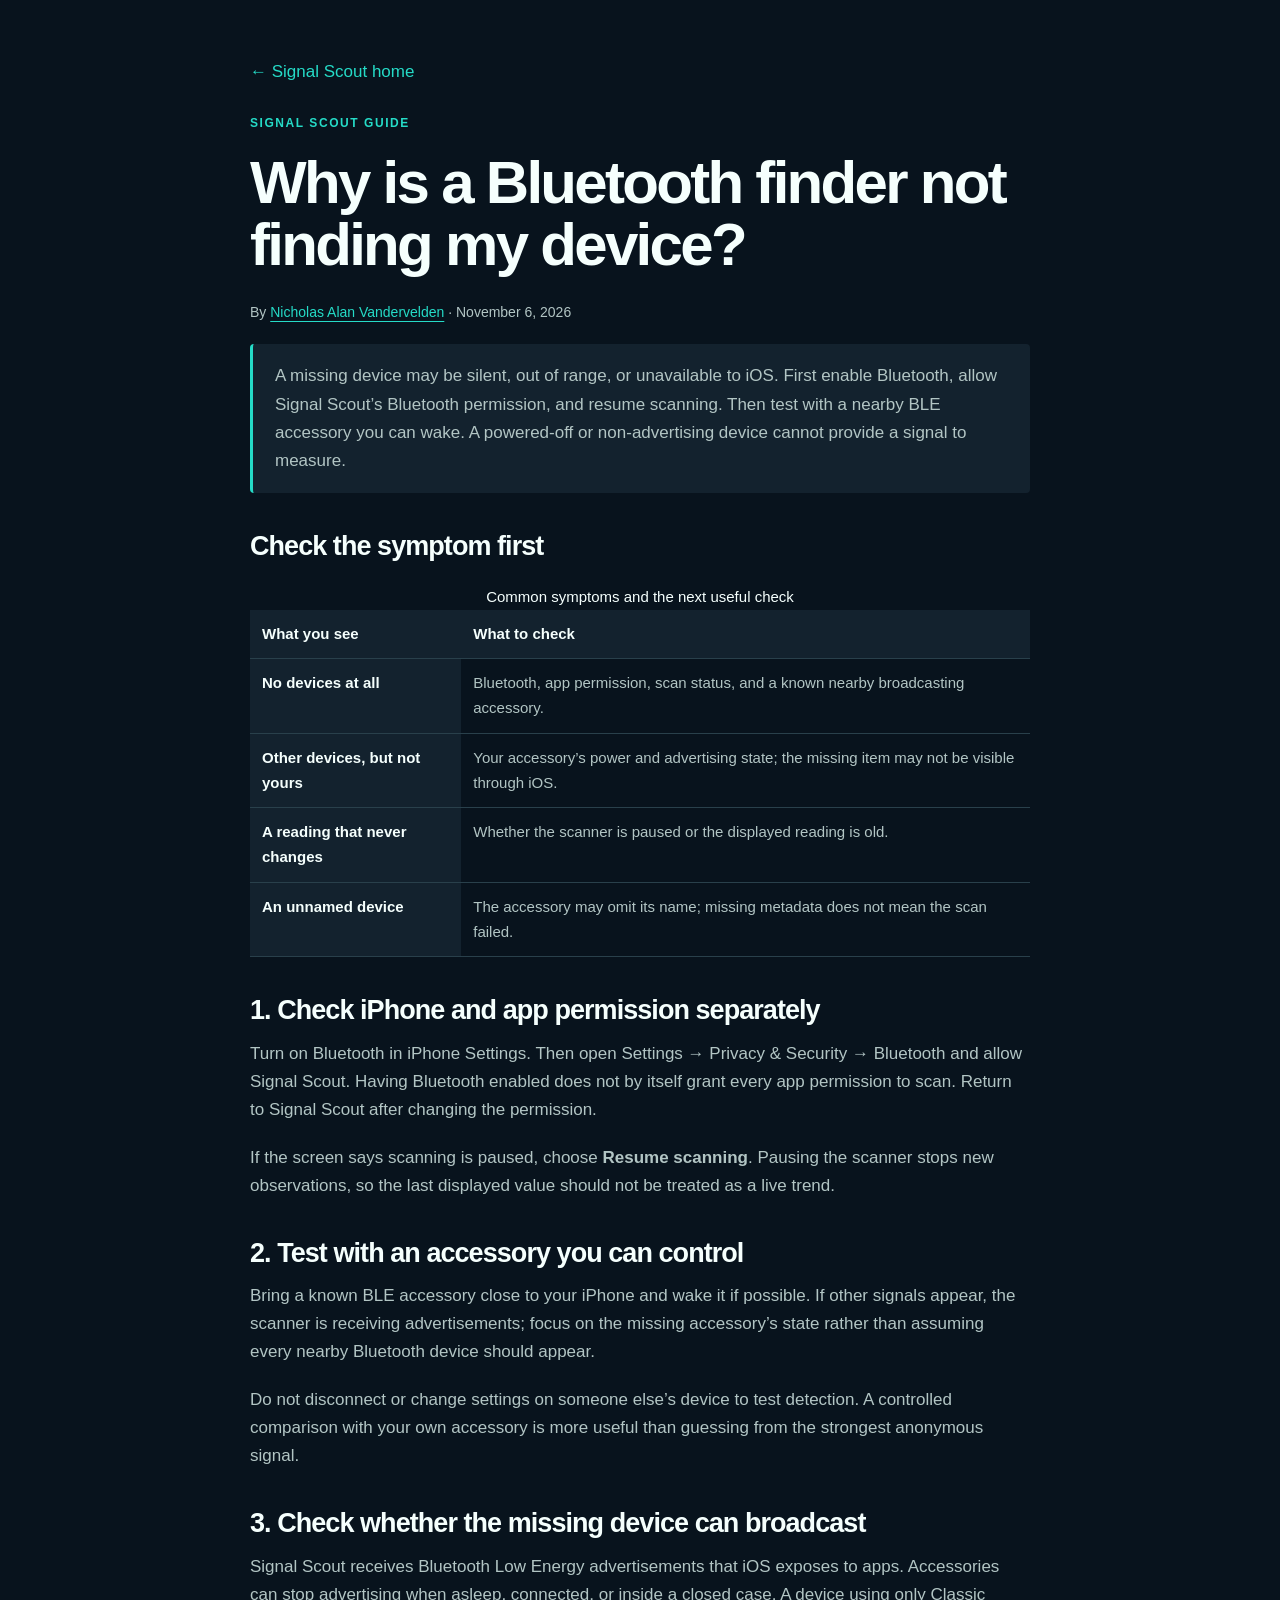
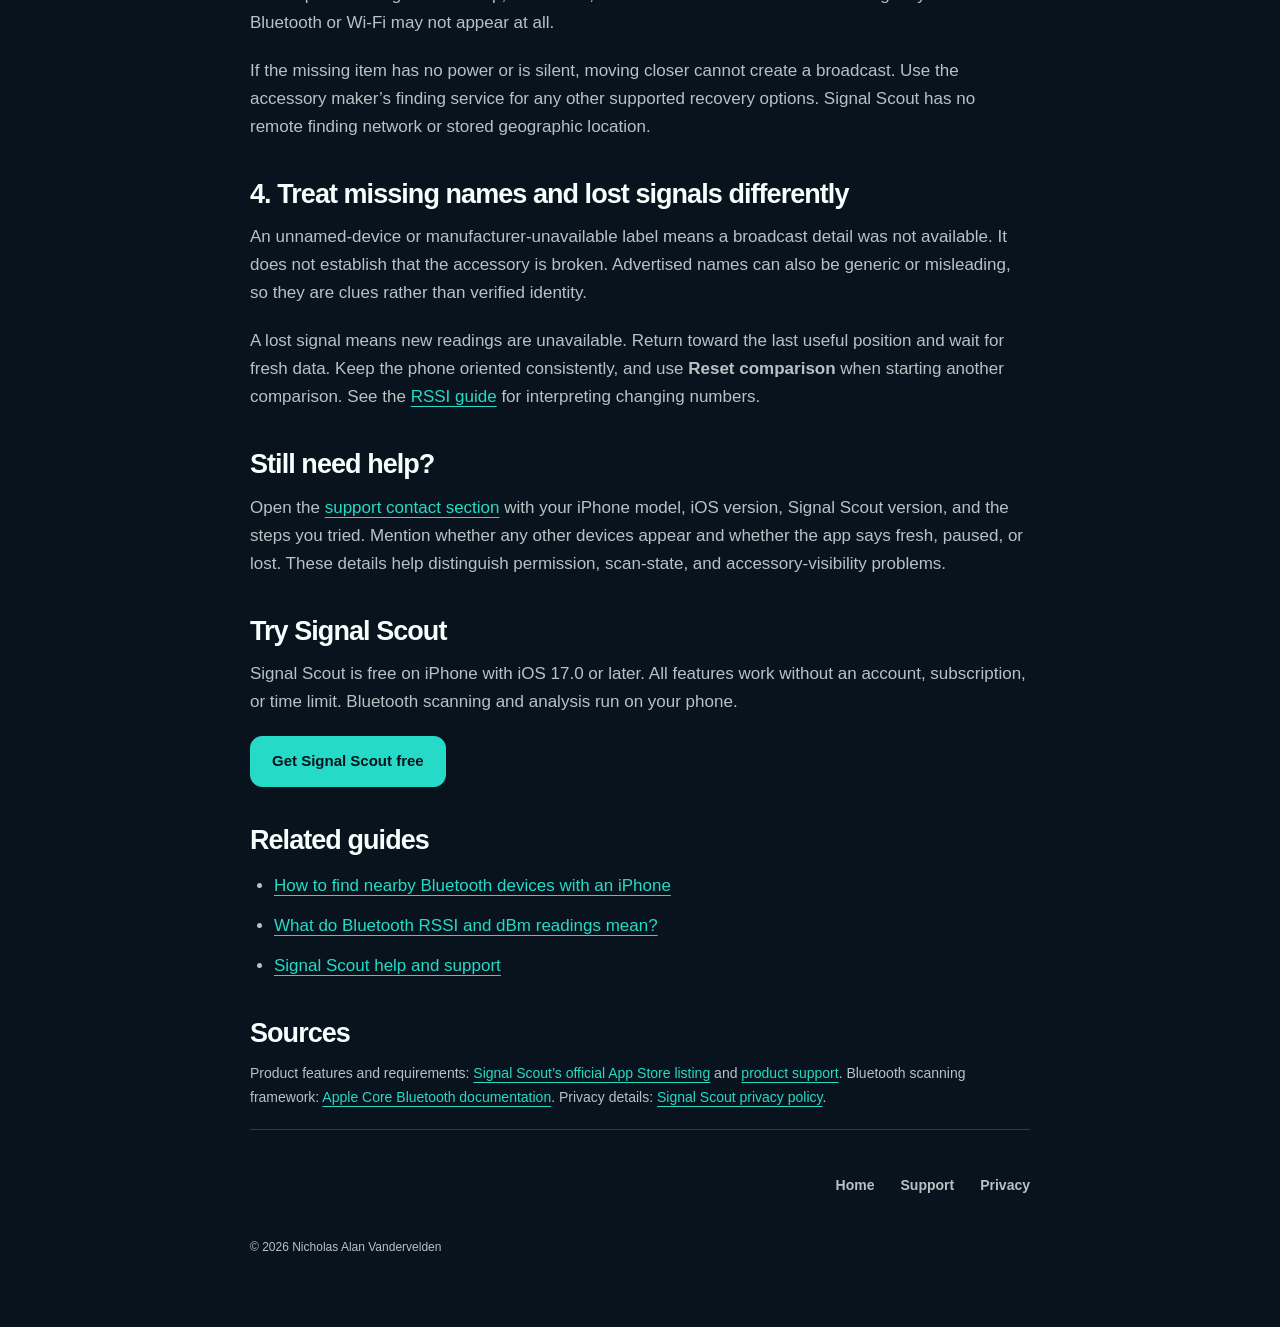
<file: Web/bluetooth-finder-not-finding-device.html>
<!doctype html>
<html lang="en">
<head>
<meta charset="utf-8">
<meta name="viewport" content="width=device-width, initial-scale=1">
<title>Bluetooth Finder Not Finding Your Device? | Signal Scout</title>
<meta name="description" content="If Signal Scout cannot see your Bluetooth accessory, check permission, scan status, power, and BLE advertising. Learn which problems a finder app can help resolve.">
<link rel="canonical" href="https://nickvan23-lang.github.io/signal-scout/bluetooth-finder-not-finding-device.html">
<meta name="robots" content="index,follow,max-image-preview:large">
<meta name="apple-itunes-app" content="app-id=6810531496">
<meta property="og:type" content="article">
<meta property="og:site_name" content="Signal Scout">
<meta property="og:title" content="Bluetooth Finder Not Finding Your Device? | Signal Scout">
<meta property="og:description" content="If Signal Scout cannot see your Bluetooth accessory, check permission, scan status, power, and BLE advertising. Learn which problems a finder app can help resolve.">
<meta property="og:url" content="https://nickvan23-lang.github.io/signal-scout/bluetooth-finder-not-finding-device.html">
<meta property="og:image" content="https://nickvan23-lang.github.io/signal-scout/assets/app-icon.png">
<meta property="og:image:alt" content="Signal Scout app icon">
<meta name="twitter:card" content="summary">
<meta name="twitter:title" content="Bluetooth Finder Not Finding Your Device? | Signal Scout">
<meta name="twitter:description" content="If Signal Scout cannot see your Bluetooth accessory, check permission, scan status, power, and BLE advertising. Learn which problems a finder app can help resolve.">
<meta name="twitter:image" content="https://nickvan23-lang.github.io/signal-scout/assets/app-icon.png">
<link rel="icon" href="assets/favicon.png" type="image/png">
<link rel="stylesheet" href="styles.css">
<script type="application/ld+json">{
  "@context": "https://schema.org",
  "@graph": [
    {
      "@type": "Article",
      "@id": "https://nickvan23-lang.github.io/signal-scout/bluetooth-finder-not-finding-device.html#article",
      "headline": "Why is a Bluetooth finder not finding my device?",
      "description": "If Signal Scout cannot see your Bluetooth accessory, check permission, scan status, power, and BLE advertising. Learn which problems a finder app can help resolve.",
      "mainEntityOfPage": {
        "@type": "WebPage",
        "@id": "https://nickvan23-lang.github.io/signal-scout/bluetooth-finder-not-finding-device.html"
      },
      "isPartOf": {
        "@id": "https://nickvan23-lang.github.io/signal-scout/#website"
      },
      "about": {
        "@id": "https://nickvan23-lang.github.io/signal-scout/#app"
      },
      "author": {
        "@type": "Person",
        "@id": "https://nickvan23-lang.github.io/signal-scout/#developer",
        "name": "Nicholas Alan Vandervelden",
        "url": "https://apps.apple.com/us/developer/nicholas-alan-vandervelden/id6777812575"
      },
      "datePublished": "2026-11-06",
      "dateModified": "2026-11-06",
      "inLanguage": "en",
      "image": "https://nickvan23-lang.github.io/signal-scout/assets/app-icon.png"
    },
    {
      "@type": "BreadcrumbList",
      "itemListElement": [
        {
          "@type": "ListItem",
          "position": 1,
          "name": "Signal Scout",
          "item": "https://nickvan23-lang.github.io/signal-scout/"
        },
        {
          "@type": "ListItem",
          "position": 2,
          "name": "Why is a Bluetooth finder not finding my device?",
          "item": "https://nickvan23-lang.github.io/signal-scout/bluetooth-finder-not-finding-device.html"
        }
      ]
    }
  ]
}</script>
</head>
<body>
<a class="skip-link" href="#main">Skip to content</a>
<main class="document" id="main" tabindex="-1">
<a class="back" href="./">← Signal Scout home</a>
<article>
<header><p class="eyebrow">SIGNAL SCOUT GUIDE</p><h1>Why is a Bluetooth finder not finding my device?</h1><p class="article-meta">By <a href="https://apps.apple.com/us/developer/nicholas-alan-vandervelden/id6777812575">Nicholas Alan Vandervelden</a> · <time datetime="2026-11-06">November 6, 2026</time></p><p class="callout">A missing device may be silent, out of range, or unavailable to iOS. First enable Bluetooth, allow Signal Scout’s Bluetooth permission, and resume scanning. Then test with a nearby BLE accessory you can wake. A powered-off or non-advertising device cannot provide a signal to measure.</p></header>
<section><h2>Check the symptom first</h2><table><caption>Common symptoms and the next useful check</caption><thead><tr><th scope="col">What you see</th><th scope="col">What to check</th></tr></thead><tbody><tr><th scope="row">No devices at all</th><td>Bluetooth, app permission, scan status, and a known nearby broadcasting accessory.</td></tr><tr><th scope="row">Other devices, but not yours</th><td>Your accessory’s power and advertising state; the missing item may not be visible through iOS.</td></tr><tr><th scope="row">A reading that never changes</th><td>Whether the scanner is paused or the displayed reading is old.</td></tr><tr><th scope="row">An unnamed device</th><td>The accessory may omit its name; missing metadata does not mean the scan failed.</td></tr></tbody></table></section>
<section><h2>1. Check iPhone and app permission separately</h2><p>Turn on Bluetooth in iPhone Settings. Then open Settings → Privacy &amp; Security → Bluetooth and allow Signal Scout. Having Bluetooth enabled does not by itself grant every app permission to scan. Return to Signal Scout after changing the permission.</p><p>If the screen says scanning is paused, choose <strong>Resume scanning</strong>. Pausing the scanner stops new observations, so the last displayed value should not be treated as a live trend.</p></section>
<section><h2>2. Test with an accessory you can control</h2><p>Bring a known BLE accessory close to your iPhone and wake it if possible. If other signals appear, the scanner is receiving advertisements; focus on the missing accessory’s state rather than assuming every nearby Bluetooth device should appear.</p><p>Do not disconnect or change settings on someone else’s device to test detection. A controlled comparison with your own accessory is more useful than guessing from the strongest anonymous signal.</p></section>
<section><h2>3. Check whether the missing device can broadcast</h2><p>Signal Scout receives Bluetooth Low Energy advertisements that iOS exposes to apps. Accessories can stop advertising when asleep, connected, or inside a closed case. A device using only Classic Bluetooth or Wi-Fi may not appear at all.</p><p>If the missing item has no power or is silent, moving closer cannot create a broadcast. Use the accessory maker’s finding service for any other supported recovery options. Signal Scout has no remote finding network or stored geographic location.</p></section>
<section><h2>4. Treat missing names and lost signals differently</h2><p>An unnamed-device or manufacturer-unavailable label means a broadcast detail was not available. It does not establish that the accessory is broken. Advertised names can also be generic or misleading, so they are clues rather than verified identity.</p><p>A lost signal means new readings are unavailable. Return toward the last useful position and wait for fresh data. Keep the phone oriented consistently, and use <strong>Reset comparison</strong> when starting another comparison. See the <a href="bluetooth-rssi-signal-strength.html">RSSI guide</a> for interpreting changing numbers.</p></section>
<section><h2>Still need help?</h2><p>Open the <a href="support.html#contact">support contact section</a> with your iPhone model, iOS version, Signal Scout version, and the steps you tried. Mention whether any other devices appear and whether the app says fresh, paused, or lost. These details help distinguish permission, scan-state, and accessory-visibility problems.</p></section>
<section><h2>Try Signal Scout</h2><p>Signal Scout is free on iPhone with iOS 17.0 or later. All features work without an account, subscription, or time limit. Bluetooth scanning and analysis run on your phone.</p><a class="button primary" href="https://apps.apple.com/us/app/signal-scout-ble-finder/id6810531496">Get Signal Scout free</a></section>
<section><h2>Related guides</h2><ul><li><a href="find-bluetooth-devices-iphone.html">How to find nearby Bluetooth devices with an iPhone</a></li><li><a href="bluetooth-rssi-signal-strength.html">What do Bluetooth RSSI and dBm readings mean?</a></li><li><a href="support.html">Signal Scout help and support</a></li></ul></section>
<section class="source-list" aria-label="Sources"><h2>Sources</h2><p>Product features and requirements: <a href="https://apps.apple.com/us/app/signal-scout-ble-finder/id6810531496">Signal Scout’s official App Store listing</a> and <a href="support.html">product support</a>. Bluetooth scanning framework: <a href="https://developer.apple.com/documentation/corebluetooth">Apple Core Bluetooth documentation</a>. Privacy details: <a href="privacy.html">Signal Scout privacy policy</a>.</p></section>
</article>
<footer class="site-footer"><nav aria-label="Footer navigation"><a href="./">Home</a><a href="support.html">Support</a><a href="privacy.html">Privacy</a></nav><p>© 2026 Nicholas Alan Vandervelden</p></footer>
</main>
</body>
</html>
</file>
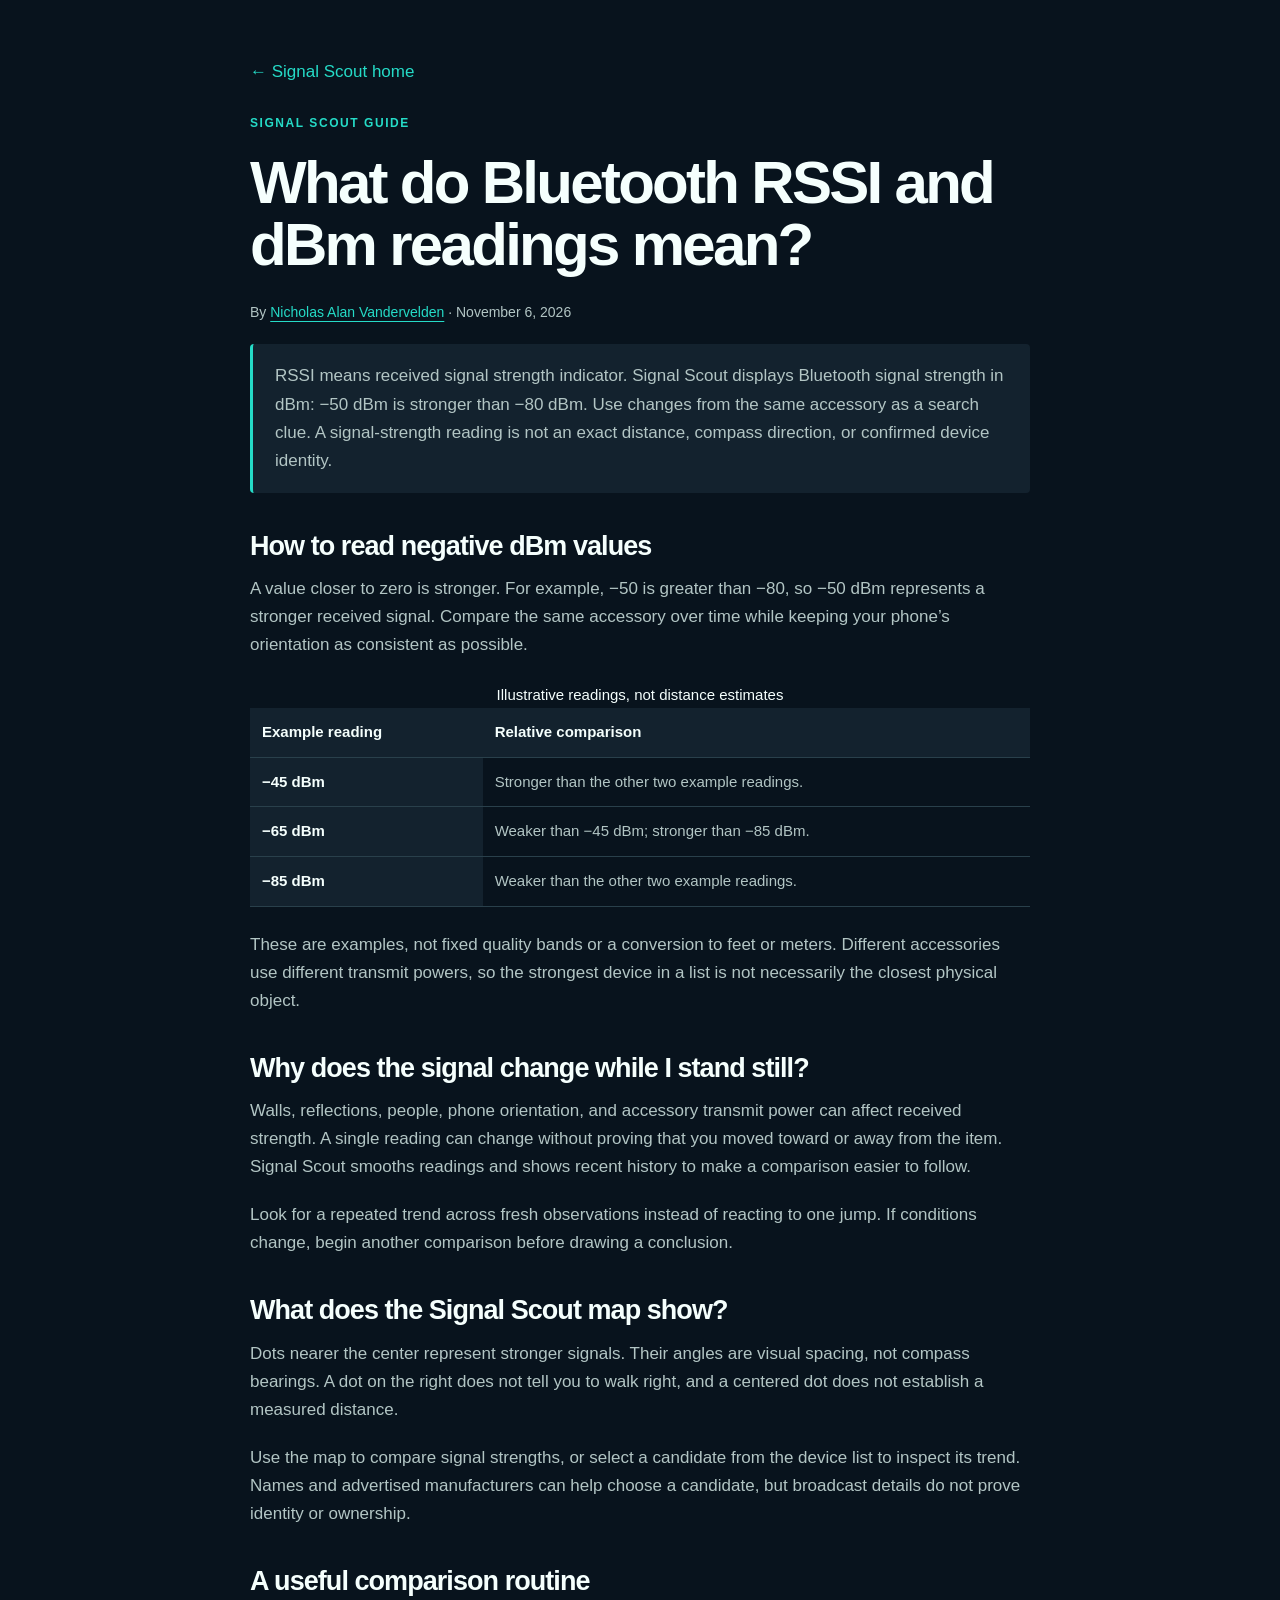
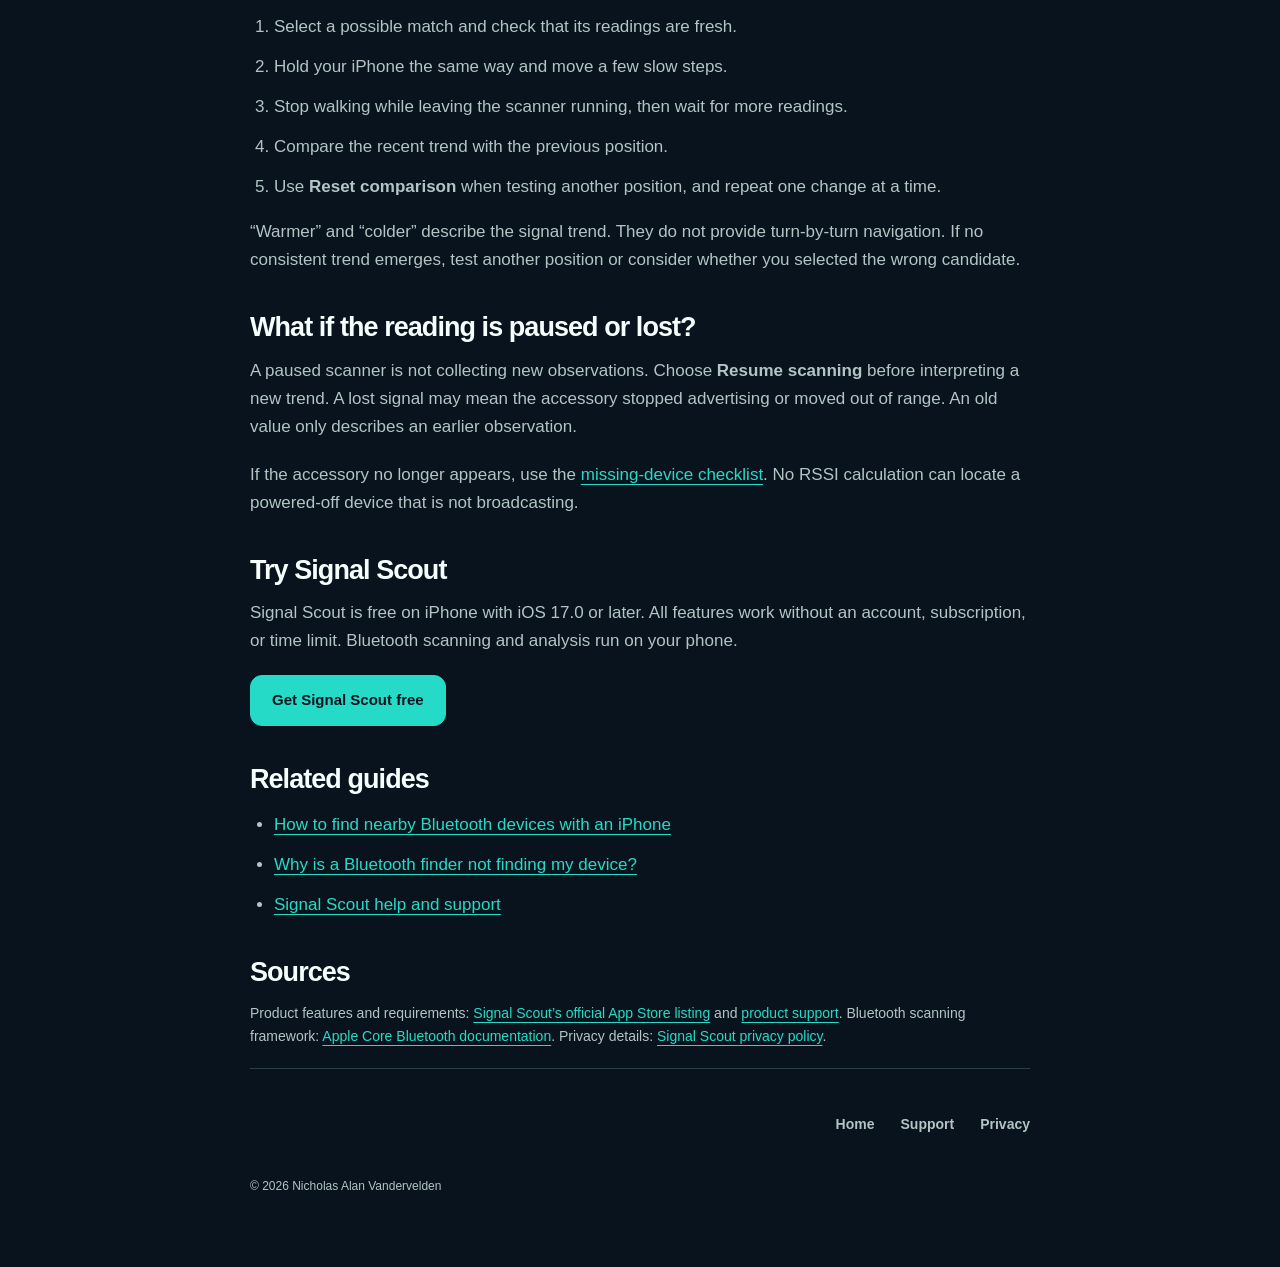
<file: Web/bluetooth-rssi-signal-strength.html>
<!doctype html>
<html lang="en">
<head>
<meta charset="utf-8">
<meta name="viewport" content="width=device-width, initial-scale=1">
<title>Bluetooth RSSI and Signal Strength Explained | Signal Scout</title>
<meta name="description" content="Understand Bluetooth RSSI, negative dBm values, and signal-strength trends in Signal Scout. Compare nearby BLE readings without treating them as exact distance.">
<link rel="canonical" href="https://nickvan23-lang.github.io/signal-scout/bluetooth-rssi-signal-strength.html">
<meta name="robots" content="index,follow,max-image-preview:large">
<meta name="apple-itunes-app" content="app-id=6810531496">
<meta property="og:type" content="article">
<meta property="og:site_name" content="Signal Scout">
<meta property="og:title" content="Bluetooth RSSI and Signal Strength Explained | Signal Scout">
<meta property="og:description" content="Understand Bluetooth RSSI, negative dBm values, and signal-strength trends in Signal Scout. Compare nearby BLE readings without treating them as exact distance.">
<meta property="og:url" content="https://nickvan23-lang.github.io/signal-scout/bluetooth-rssi-signal-strength.html">
<meta property="og:image" content="https://nickvan23-lang.github.io/signal-scout/assets/app-icon.png">
<meta property="og:image:alt" content="Signal Scout app icon">
<meta name="twitter:card" content="summary">
<meta name="twitter:title" content="Bluetooth RSSI and Signal Strength Explained | Signal Scout">
<meta name="twitter:description" content="Understand Bluetooth RSSI, negative dBm values, and signal-strength trends in Signal Scout. Compare nearby BLE readings without treating them as exact distance.">
<meta name="twitter:image" content="https://nickvan23-lang.github.io/signal-scout/assets/app-icon.png">
<link rel="icon" href="assets/favicon.png" type="image/png">
<link rel="stylesheet" href="styles.css">
<script type="application/ld+json">{
  "@context": "https://schema.org",
  "@graph": [
    {
      "@type": "Article",
      "@id": "https://nickvan23-lang.github.io/signal-scout/bluetooth-rssi-signal-strength.html#article",
      "headline": "What do Bluetooth RSSI and dBm readings mean?",
      "description": "Understand Bluetooth RSSI, negative dBm values, and signal-strength trends in Signal Scout. Compare nearby BLE readings without treating them as exact distance.",
      "mainEntityOfPage": {
        "@type": "WebPage",
        "@id": "https://nickvan23-lang.github.io/signal-scout/bluetooth-rssi-signal-strength.html"
      },
      "isPartOf": {
        "@id": "https://nickvan23-lang.github.io/signal-scout/#website"
      },
      "about": {
        "@id": "https://nickvan23-lang.github.io/signal-scout/#app"
      },
      "author": {
        "@type": "Person",
        "@id": "https://nickvan23-lang.github.io/signal-scout/#developer",
        "name": "Nicholas Alan Vandervelden",
        "url": "https://apps.apple.com/us/developer/nicholas-alan-vandervelden/id6777812575"
      },
      "datePublished": "2026-11-06",
      "dateModified": "2026-11-06",
      "inLanguage": "en",
      "image": "https://nickvan23-lang.github.io/signal-scout/assets/app-icon.png"
    },
    {
      "@type": "BreadcrumbList",
      "itemListElement": [
        {
          "@type": "ListItem",
          "position": 1,
          "name": "Signal Scout",
          "item": "https://nickvan23-lang.github.io/signal-scout/"
        },
        {
          "@type": "ListItem",
          "position": 2,
          "name": "What do Bluetooth RSSI and dBm readings mean?",
          "item": "https://nickvan23-lang.github.io/signal-scout/bluetooth-rssi-signal-strength.html"
        }
      ]
    }
  ]
}</script>
</head>
<body>
<a class="skip-link" href="#main">Skip to content</a>
<main class="document" id="main" tabindex="-1">
<a class="back" href="./">← Signal Scout home</a>
<article>
<header><p class="eyebrow">SIGNAL SCOUT GUIDE</p><h1>What do Bluetooth RSSI and dBm readings mean?</h1><p class="article-meta">By <a href="https://apps.apple.com/us/developer/nicholas-alan-vandervelden/id6777812575">Nicholas Alan Vandervelden</a> · <time datetime="2026-11-06">November 6, 2026</time></p><p class="callout">RSSI means received signal strength indicator. Signal Scout displays Bluetooth signal strength in dBm: −50 dBm is stronger than −80 dBm. Use changes from the same accessory as a search clue. A signal-strength reading is not an exact distance, compass direction, or confirmed device identity.</p></header>
<section><h2>How to read negative dBm values</h2><p>A value closer to zero is stronger. For example, −50 is greater than −80, so −50 dBm represents a stronger received signal. Compare the same accessory over time while keeping your phone’s orientation as consistent as possible.</p><table><caption>Illustrative readings, not distance estimates</caption><thead><tr><th scope="col">Example reading</th><th scope="col">Relative comparison</th></tr></thead><tbody><tr><th scope="row">−45 dBm</th><td>Stronger than the other two example readings.</td></tr><tr><th scope="row">−65 dBm</th><td>Weaker than −45 dBm; stronger than −85 dBm.</td></tr><tr><th scope="row">−85 dBm</th><td>Weaker than the other two example readings.</td></tr></tbody></table><p>These are examples, not fixed quality bands or a conversion to feet or meters. Different accessories use different transmit powers, so the strongest device in a list is not necessarily the closest physical object.</p></section>
<section><h2>Why does the signal change while I stand still?</h2><p>Walls, reflections, people, phone orientation, and accessory transmit power can affect received strength. A single reading can change without proving that you moved toward or away from the item. Signal Scout smooths readings and shows recent history to make a comparison easier to follow.</p><p>Look for a repeated trend across fresh observations instead of reacting to one jump. If conditions change, begin another comparison before drawing a conclusion.</p></section>
<section><h2>What does the Signal Scout map show?</h2><p>Dots nearer the center represent stronger signals. Their angles are visual spacing, not compass bearings. A dot on the right does not tell you to walk right, and a centered dot does not establish a measured distance.</p><p>Use the map to compare signal strengths, or select a candidate from the device list to inspect its trend. Names and advertised manufacturers can help choose a candidate, but broadcast details do not prove identity or ownership.</p></section>
<section><h2>A useful comparison routine</h2><ol><li>Select a possible match and check that its readings are fresh.</li><li>Hold your iPhone the same way and move a few slow steps.</li><li>Stop walking while leaving the scanner running, then wait for more readings.</li><li>Compare the recent trend with the previous position.</li><li>Use <strong>Reset comparison</strong> when testing another position, and repeat one change at a time.</li></ol><p>“Warmer” and “colder” describe the signal trend. They do not provide turn-by-turn navigation. If no consistent trend emerges, test another position or consider whether you selected the wrong candidate.</p></section>
<section><h2>What if the reading is paused or lost?</h2><p>A paused scanner is not collecting new observations. Choose <strong>Resume scanning</strong> before interpreting a new trend. A lost signal may mean the accessory stopped advertising or moved out of range. An old value only describes an earlier observation.</p><p>If the accessory no longer appears, use the <a href="bluetooth-finder-not-finding-device.html">missing-device checklist</a>. No RSSI calculation can locate a powered-off device that is not broadcasting.</p></section>
<section><h2>Try Signal Scout</h2><p>Signal Scout is free on iPhone with iOS 17.0 or later. All features work without an account, subscription, or time limit. Bluetooth scanning and analysis run on your phone.</p><a class="button primary" href="https://apps.apple.com/us/app/signal-scout-ble-finder/id6810531496">Get Signal Scout free</a></section>
<section><h2>Related guides</h2><ul><li><a href="find-bluetooth-devices-iphone.html">How to find nearby Bluetooth devices with an iPhone</a></li><li><a href="bluetooth-finder-not-finding-device.html">Why is a Bluetooth finder not finding my device?</a></li><li><a href="support.html">Signal Scout help and support</a></li></ul></section>
<section class="source-list" aria-label="Sources"><h2>Sources</h2><p>Product features and requirements: <a href="https://apps.apple.com/us/app/signal-scout-ble-finder/id6810531496">Signal Scout’s official App Store listing</a> and <a href="support.html">product support</a>. Bluetooth scanning framework: <a href="https://developer.apple.com/documentation/corebluetooth">Apple Core Bluetooth documentation</a>. Privacy details: <a href="privacy.html">Signal Scout privacy policy</a>.</p></section>
</article>
<footer class="site-footer"><nav aria-label="Footer navigation"><a href="./">Home</a><a href="support.html">Support</a><a href="privacy.html">Privacy</a></nav><p>© 2026 Nicholas Alan Vandervelden</p></footer>
</main>
</body>
</html>
</file>
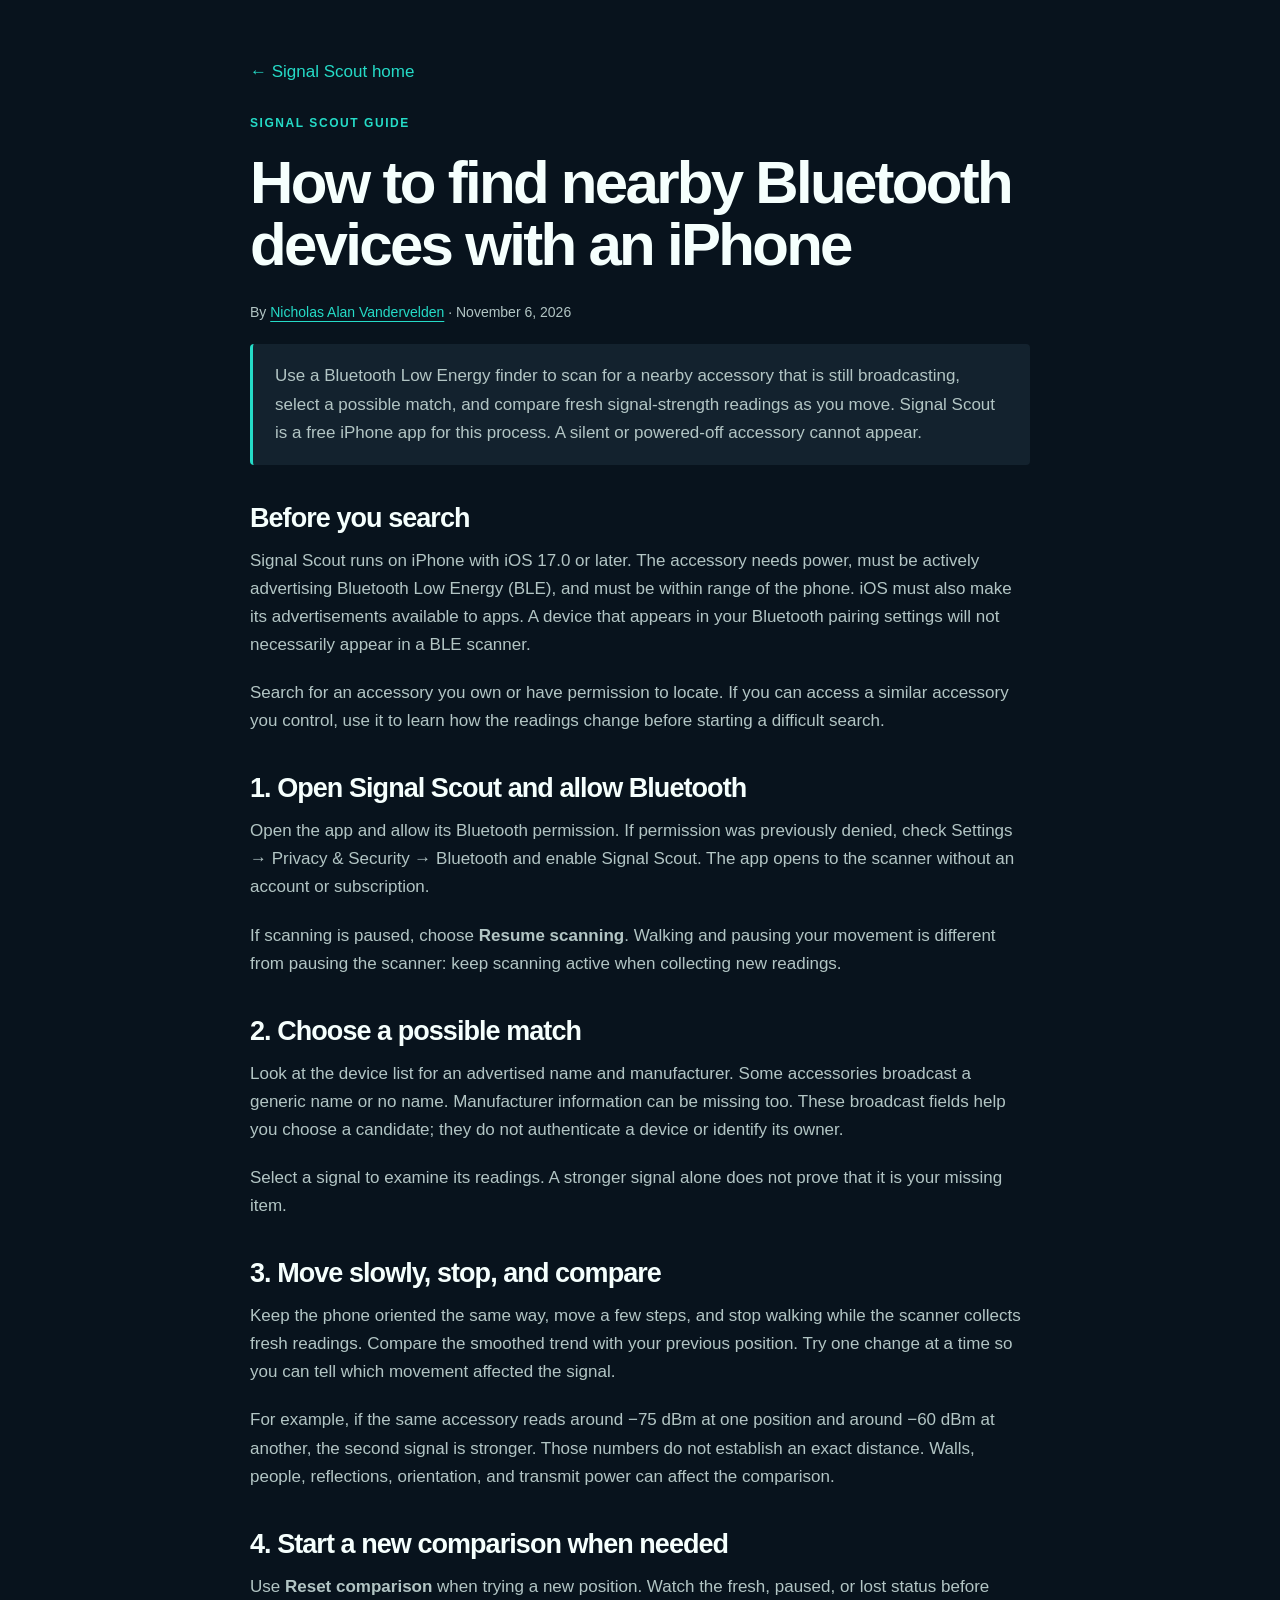
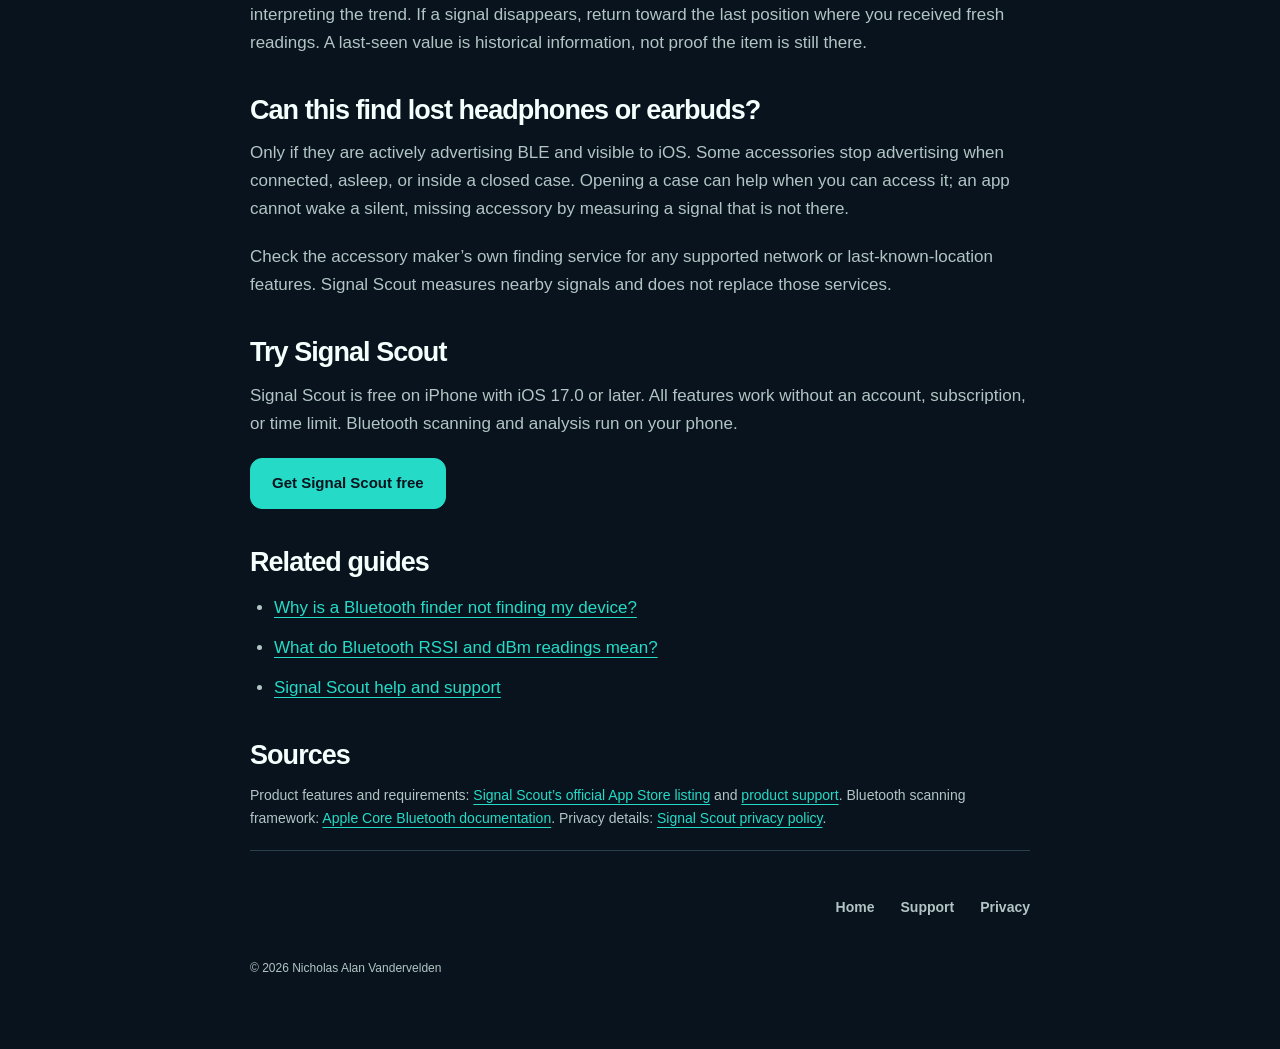
<file: Web/find-bluetooth-devices-iphone.html>
<!doctype html>
<html lang="en">
<head>
<meta charset="utf-8">
<meta name="viewport" content="width=device-width, initial-scale=1">
<title>How to Find Bluetooth Devices on iPhone | Signal Scout</title>
<meta name="description" content="Learn how to search for nearby Bluetooth Low Energy accessories on iPhone with Signal Scout, using device names, fresh readings, and signal-strength comparisons.">
<link rel="canonical" href="https://nickvan23-lang.github.io/signal-scout/find-bluetooth-devices-iphone.html">
<meta name="robots" content="index,follow,max-image-preview:large">
<meta name="apple-itunes-app" content="app-id=6810531496">
<meta property="og:type" content="article">
<meta property="og:site_name" content="Signal Scout">
<meta property="og:title" content="How to Find Bluetooth Devices on iPhone | Signal Scout">
<meta property="og:description" content="Learn how to search for nearby Bluetooth Low Energy accessories on iPhone with Signal Scout, using device names, fresh readings, and signal-strength comparisons.">
<meta property="og:url" content="https://nickvan23-lang.github.io/signal-scout/find-bluetooth-devices-iphone.html">
<meta property="og:image" content="https://nickvan23-lang.github.io/signal-scout/assets/app-icon.png">
<meta property="og:image:alt" content="Signal Scout app icon">
<meta name="twitter:card" content="summary">
<meta name="twitter:title" content="How to Find Bluetooth Devices on iPhone | Signal Scout">
<meta name="twitter:description" content="Learn how to search for nearby Bluetooth Low Energy accessories on iPhone with Signal Scout, using device names, fresh readings, and signal-strength comparisons.">
<meta name="twitter:image" content="https://nickvan23-lang.github.io/signal-scout/assets/app-icon.png">
<link rel="icon" href="assets/favicon.png" type="image/png">
<link rel="stylesheet" href="styles.css">
<script type="application/ld+json">{
  "@context": "https://schema.org",
  "@graph": [
    {
      "@type": "Article",
      "@id": "https://nickvan23-lang.github.io/signal-scout/find-bluetooth-devices-iphone.html#article",
      "headline": "How to find nearby Bluetooth devices with an iPhone",
      "description": "Learn how to search for nearby Bluetooth Low Energy accessories on iPhone with Signal Scout, using device names, fresh readings, and signal-strength comparisons.",
      "mainEntityOfPage": {
        "@type": "WebPage",
        "@id": "https://nickvan23-lang.github.io/signal-scout/find-bluetooth-devices-iphone.html"
      },
      "isPartOf": {
        "@id": "https://nickvan23-lang.github.io/signal-scout/#website"
      },
      "about": {
        "@id": "https://nickvan23-lang.github.io/signal-scout/#app"
      },
      "author": {
        "@type": "Person",
        "@id": "https://nickvan23-lang.github.io/signal-scout/#developer",
        "name": "Nicholas Alan Vandervelden",
        "url": "https://apps.apple.com/us/developer/nicholas-alan-vandervelden/id6777812575"
      },
      "datePublished": "2026-11-06",
      "dateModified": "2026-11-06",
      "inLanguage": "en",
      "image": "https://nickvan23-lang.github.io/signal-scout/assets/app-icon.png"
    },
    {
      "@type": "BreadcrumbList",
      "itemListElement": [
        {
          "@type": "ListItem",
          "position": 1,
          "name": "Signal Scout",
          "item": "https://nickvan23-lang.github.io/signal-scout/"
        },
        {
          "@type": "ListItem",
          "position": 2,
          "name": "How to find nearby Bluetooth devices with an iPhone",
          "item": "https://nickvan23-lang.github.io/signal-scout/find-bluetooth-devices-iphone.html"
        }
      ]
    }
  ]
}</script>
</head>
<body>
<a class="skip-link" href="#main">Skip to content</a>
<main class="document" id="main" tabindex="-1">
<a class="back" href="./">← Signal Scout home</a>
<article>
<header><p class="eyebrow">SIGNAL SCOUT GUIDE</p><h1>How to find nearby Bluetooth devices with an iPhone</h1><p class="article-meta">By <a href="https://apps.apple.com/us/developer/nicholas-alan-vandervelden/id6777812575">Nicholas Alan Vandervelden</a> · <time datetime="2026-11-06">November 6, 2026</time></p><p class="callout">Use a Bluetooth Low Energy finder to scan for a nearby accessory that is still broadcasting, select a possible match, and compare fresh signal-strength readings as you move. Signal Scout is a free iPhone app for this process. A silent or powered-off accessory cannot appear.</p></header>
<section><h2>Before you search</h2><p>Signal Scout runs on iPhone with iOS 17.0 or later. The accessory needs power, must be actively advertising Bluetooth Low Energy (BLE), and must be within range of the phone. iOS must also make its advertisements available to apps. A device that appears in your Bluetooth pairing settings will not necessarily appear in a BLE scanner.</p><p>Search for an accessory you own or have permission to locate. If you can access a similar accessory you control, use it to learn how the readings change before starting a difficult search.</p></section>
<section><h2>1. Open Signal Scout and allow Bluetooth</h2><p>Open the app and allow its Bluetooth permission. If permission was previously denied, check Settings → Privacy &amp; Security → Bluetooth and enable Signal Scout. The app opens to the scanner without an account or subscription.</p><p>If scanning is paused, choose <strong>Resume scanning</strong>. Walking and pausing your movement is different from pausing the scanner: keep scanning active when collecting new readings.</p></section>
<section><h2>2. Choose a possible match</h2><p>Look at the device list for an advertised name and manufacturer. Some accessories broadcast a generic name or no name. Manufacturer information can be missing too. These broadcast fields help you choose a candidate; they do not authenticate a device or identify its owner.</p><p>Select a signal to examine its readings. A stronger signal alone does not prove that it is your missing item.</p></section>
<section><h2>3. Move slowly, stop, and compare</h2><p>Keep the phone oriented the same way, move a few steps, and stop walking while the scanner collects fresh readings. Compare the smoothed trend with your previous position. Try one change at a time so you can tell which movement affected the signal.</p><p>For example, if the same accessory reads around −75 dBm at one position and around −60 dBm at another, the second signal is stronger. Those numbers do not establish an exact distance. Walls, people, reflections, orientation, and transmit power can affect the comparison.</p></section>
<section><h2>4. Start a new comparison when needed</h2><p>Use <strong>Reset comparison</strong> when trying a new position. Watch the fresh, paused, or lost status before interpreting the trend. If a signal disappears, return toward the last position where you received fresh readings. A last-seen value is historical information, not proof the item is still there.</p></section>
<section><h2>Can this find lost headphones or earbuds?</h2><p>Only if they are actively advertising BLE and visible to iOS. Some accessories stop advertising when connected, asleep, or inside a closed case. Opening a case can help when you can access it; an app cannot wake a silent, missing accessory by measuring a signal that is not there.</p><p>Check the accessory maker’s own finding service for any supported network or last-known-location features. Signal Scout measures nearby signals and does not replace those services.</p></section>
<section><h2>Try Signal Scout</h2><p>Signal Scout is free on iPhone with iOS 17.0 or later. All features work without an account, subscription, or time limit. Bluetooth scanning and analysis run on your phone.</p><a class="button primary" href="https://apps.apple.com/us/app/signal-scout-ble-finder/id6810531496">Get Signal Scout free</a></section>
<section><h2>Related guides</h2><ul><li><a href="bluetooth-finder-not-finding-device.html">Why is a Bluetooth finder not finding my device?</a></li><li><a href="bluetooth-rssi-signal-strength.html">What do Bluetooth RSSI and dBm readings mean?</a></li><li><a href="support.html">Signal Scout help and support</a></li></ul></section>
<section class="source-list" aria-label="Sources"><h2>Sources</h2><p>Product features and requirements: <a href="https://apps.apple.com/us/app/signal-scout-ble-finder/id6810531496">Signal Scout’s official App Store listing</a> and <a href="support.html">product support</a>. Bluetooth scanning framework: <a href="https://developer.apple.com/documentation/corebluetooth">Apple Core Bluetooth documentation</a>. Privacy details: <a href="privacy.html">Signal Scout privacy policy</a>.</p></section>
</article>
<footer class="site-footer"><nav aria-label="Footer navigation"><a href="./">Home</a><a href="support.html">Support</a><a href="privacy.html">Privacy</a></nav><p>© 2026 Nicholas Alan Vandervelden</p></footer>
</main>
</body>
</html>
</file>
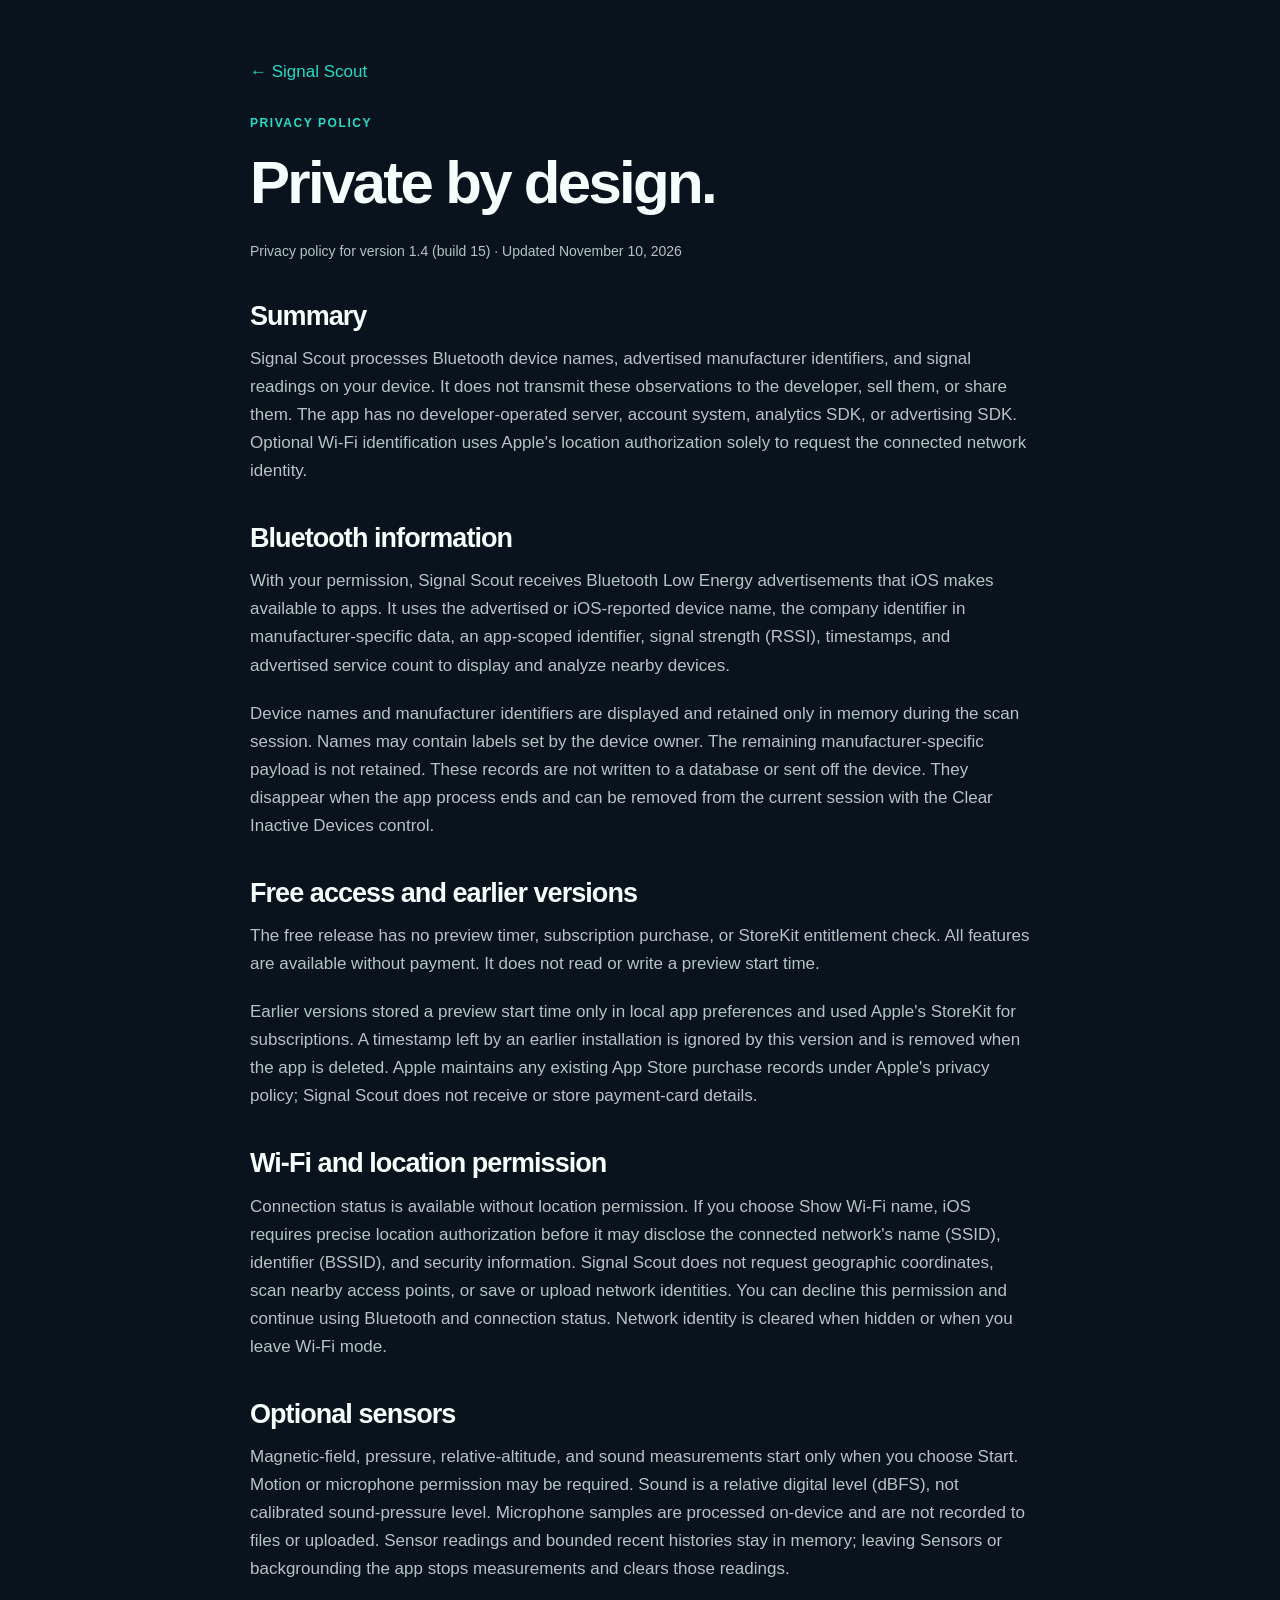
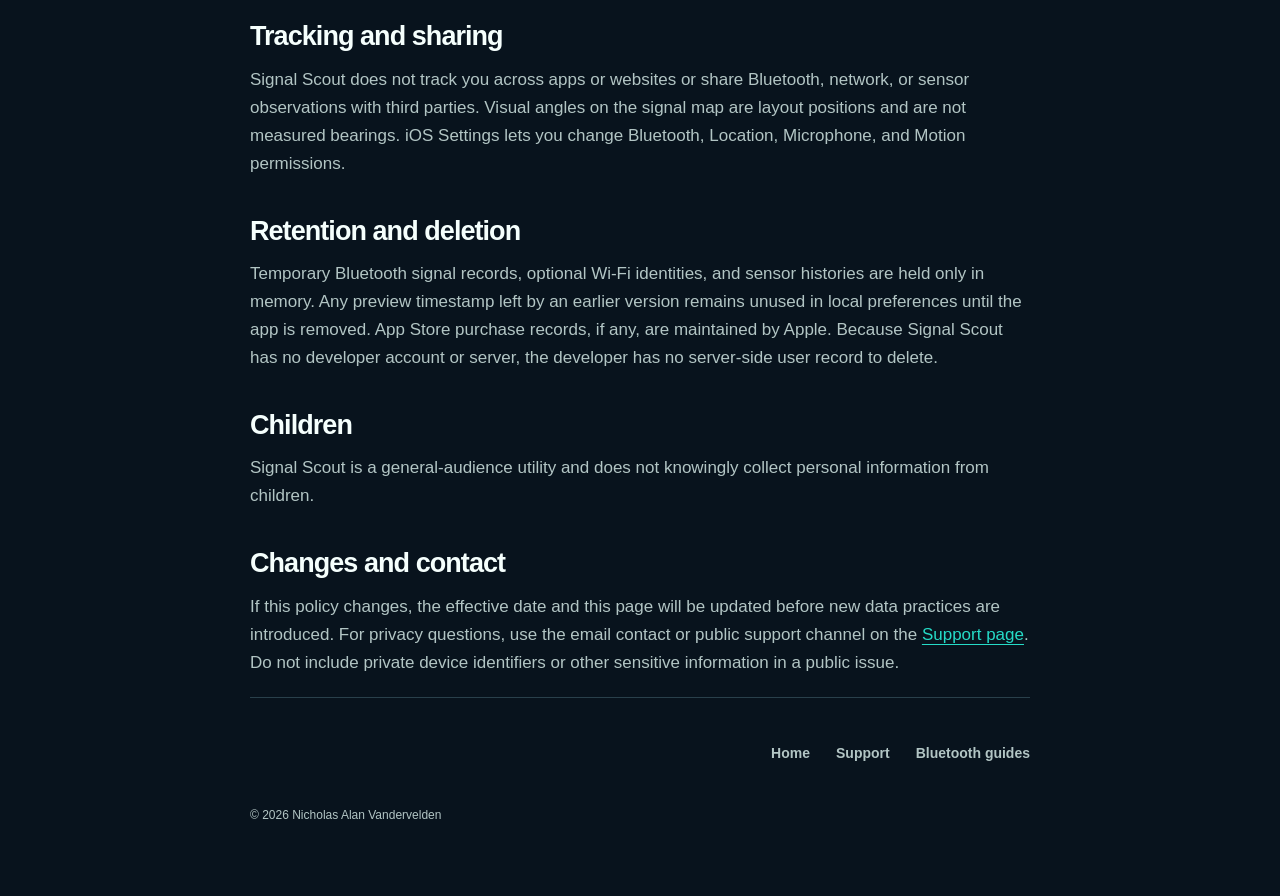
<file: Web/privacy.html>
<!doctype html>
<html lang="en">
<head>
<meta charset="utf-8">
<meta name="viewport" content="width=device-width, initial-scale=1">
<title>Privacy Policy · Signal Scout</title>
<meta name="description" content="Learn how Signal Scout processes Bluetooth signal readings on your iPhone with device names and manufacturer details processed locally, without location tracking or signal uploads.">
<link rel="canonical" href="https://nickvan23-lang.github.io/signal-scout/privacy.html">
<meta name="robots" content="index,follow,max-image-preview:large">
<meta name="apple-itunes-app" content="app-id=6810531496">
<meta property="og:type" content="website">
<meta property="og:site_name" content="Signal Scout">
<meta property="og:title" content="Privacy Policy · Signal Scout">
<meta property="og:description" content="Learn how Signal Scout processes Bluetooth signal readings on your iPhone with device names and manufacturer details processed locally, without location tracking or signal uploads.">
<meta property="og:url" content="https://nickvan23-lang.github.io/signal-scout/privacy.html">
<meta property="og:image" content="https://nickvan23-lang.github.io/signal-scout/assets/app-icon.png">
<meta property="og:image:alt" content="Signal Scout app icon">
<meta property="og:image:width" content="1024">
<meta property="og:image:height" content="1024">
<meta name="twitter:card" content="summary">
<meta name="twitter:title" content="Privacy Policy · Signal Scout">
<meta name="twitter:description" content="Learn how Signal Scout processes Bluetooth signal readings on your iPhone with device names and manufacturer details processed locally, without location tracking or signal uploads.">
<meta name="twitter:image" content="https://nickvan23-lang.github.io/signal-scout/assets/app-icon.png">
<meta name="twitter:image:alt" content="Signal Scout app icon">
<link rel="icon" href="assets/favicon.png" type="image/png">
<link rel="stylesheet" href="styles.css">
<script type="application/ld+json">{
  "@context": "https://schema.org",
  "@graph": [
    {
      "@type": "WebPage",
      "@id": "https://nickvan23-lang.github.io/signal-scout/privacy.html#page",
      "url": "https://nickvan23-lang.github.io/signal-scout/privacy.html",
      "name": "Privacy Policy · Signal Scout",
      "description": "Learn how Signal Scout processes Bluetooth signal readings on your iPhone with device names and manufacturer details processed locally, without location tracking or signal uploads.",
      "inLanguage": "en",
      "isPartOf": {
        "@id": "https://nickvan23-lang.github.io/signal-scout/#website"
      },
      "about": {
        "@id": "https://nickvan23-lang.github.io/signal-scout/#app"
      },
      "breadcrumb": {
        "@id": "https://nickvan23-lang.github.io/signal-scout/privacy.html#breadcrumb"
      }
    },
    {
      "@type": "BreadcrumbList",
      "@id": "https://nickvan23-lang.github.io/signal-scout/privacy.html#breadcrumb",
      "itemListElement": [
        {
          "@type": "ListItem",
          "position": 1,
          "name": "Signal Scout",
          "item": "https://nickvan23-lang.github.io/signal-scout/"
        },
        {
          "@type": "ListItem",
          "position": 2,
          "name": "Privacy policy",
          "item": "https://nickvan23-lang.github.io/signal-scout/privacy.html"
        }
      ]
    }
  ]
}</script>
</head>
<body>
  <a class="skip-link" href="#main">Skip to content</a>
  <main class="document" id="main" tabindex="-1">
    <a class="back" href="./">← Signal Scout</a>
    <p class="eyebrow">PRIVACY POLICY</p>
    <h1>Private by design.</h1>
    <p class="updated">Privacy policy for version 1.4 (build 15) · Updated November 10, 2026</p>

    <h2>Summary</h2>
    <p>Signal Scout processes Bluetooth device names, advertised manufacturer identifiers, and signal readings on your device. It does not transmit these observations to the developer, sell them, or share them. The app has no developer-operated server, account system, analytics SDK, or advertising SDK. Optional Wi-Fi identification uses Apple's location authorization solely to request the connected network identity.</p>

    <h2>Bluetooth information</h2>
    <p>With your permission, Signal Scout receives Bluetooth Low Energy advertisements that iOS makes available to apps. It uses the advertised or iOS-reported device name, the company identifier in manufacturer-specific data, an app-scoped identifier, signal strength (RSSI), timestamps, and advertised service count to display and analyze nearby devices.</p>
    <p>Device names and manufacturer identifiers are displayed and retained only in memory during the scan session. Names may contain labels set by the device owner. The remaining manufacturer-specific payload is not retained. These records are not written to a database or sent off the device. They disappear when the app process ends and can be removed from the current session with the Clear Inactive Devices control.</p>

    <h2>Free access and earlier versions</h2>
    <p>The free release has no preview timer, subscription purchase, or StoreKit entitlement check. All features are available without payment. It does not read or write a preview start time.</p>
    <p>Earlier versions stored a preview start time only in local app preferences and used Apple's StoreKit for subscriptions. A timestamp left by an earlier installation is ignored by this version and is removed when the app is deleted. Apple maintains any existing App Store purchase records under Apple's privacy policy; Signal Scout does not receive or store payment-card details.</p>

    <h2>Wi-Fi and location permission</h2>
    <p>Connection status is available without location permission. If you choose Show Wi-Fi name, iOS requires precise location authorization before it may disclose the connected network's name (SSID), identifier (BSSID), and security information. Signal Scout does not request geographic coordinates, scan nearby access points, or save or upload network identities. You can decline this permission and continue using Bluetooth and connection status. Network identity is cleared when hidden or when you leave Wi-Fi mode.</p>

    <h2>Optional sensors</h2>
    <p>Magnetic-field, pressure, relative-altitude, and sound measurements start only when you choose Start. Motion or microphone permission may be required. Sound is a relative digital level (dBFS), not calibrated sound-pressure level. Microphone samples are processed on-device and are not recorded to files or uploaded. Sensor readings and bounded recent histories stay in memory; leaving Sensors or backgrounding the app stops measurements and clears those readings.</p>

    <h2>Tracking and sharing</h2>
    <p>Signal Scout does not track you across apps or websites or share Bluetooth, network, or sensor observations with third parties. Visual angles on the signal map are layout positions and are not measured bearings. iOS Settings lets you change Bluetooth, Location, Microphone, and Motion permissions.</p>

    <h2>Retention and deletion</h2>
    <p>Temporary Bluetooth signal records, optional Wi-Fi identities, and sensor histories are held only in memory. Any preview timestamp left by an earlier version remains unused in local preferences until the app is removed. App Store purchase records, if any, are maintained by Apple. Because Signal Scout has no developer account or server, the developer has no server-side user record to delete.</p>

    <h2>Children</h2>
    <p>Signal Scout is a general-audience utility and does not knowingly collect personal information from children.</p>

    <h2>Changes and contact</h2>
    <p>If this policy changes, the effective date and this page will be updated before new data practices are introduced. For privacy questions, use the email contact or public support channel on the <a href="support.html">Support page</a>. Do not include private device identifiers or other sensitive information in a public issue.</p>
    <footer class="site-footer"><nav aria-label="Footer navigation"><a href="./">Home</a><a href="support.html">Support</a><a href="./#guides">Bluetooth guides</a></nav><p>© 2026 Nicholas Alan Vandervelden</p></footer>
  </main>
</body>
</html>
</file>
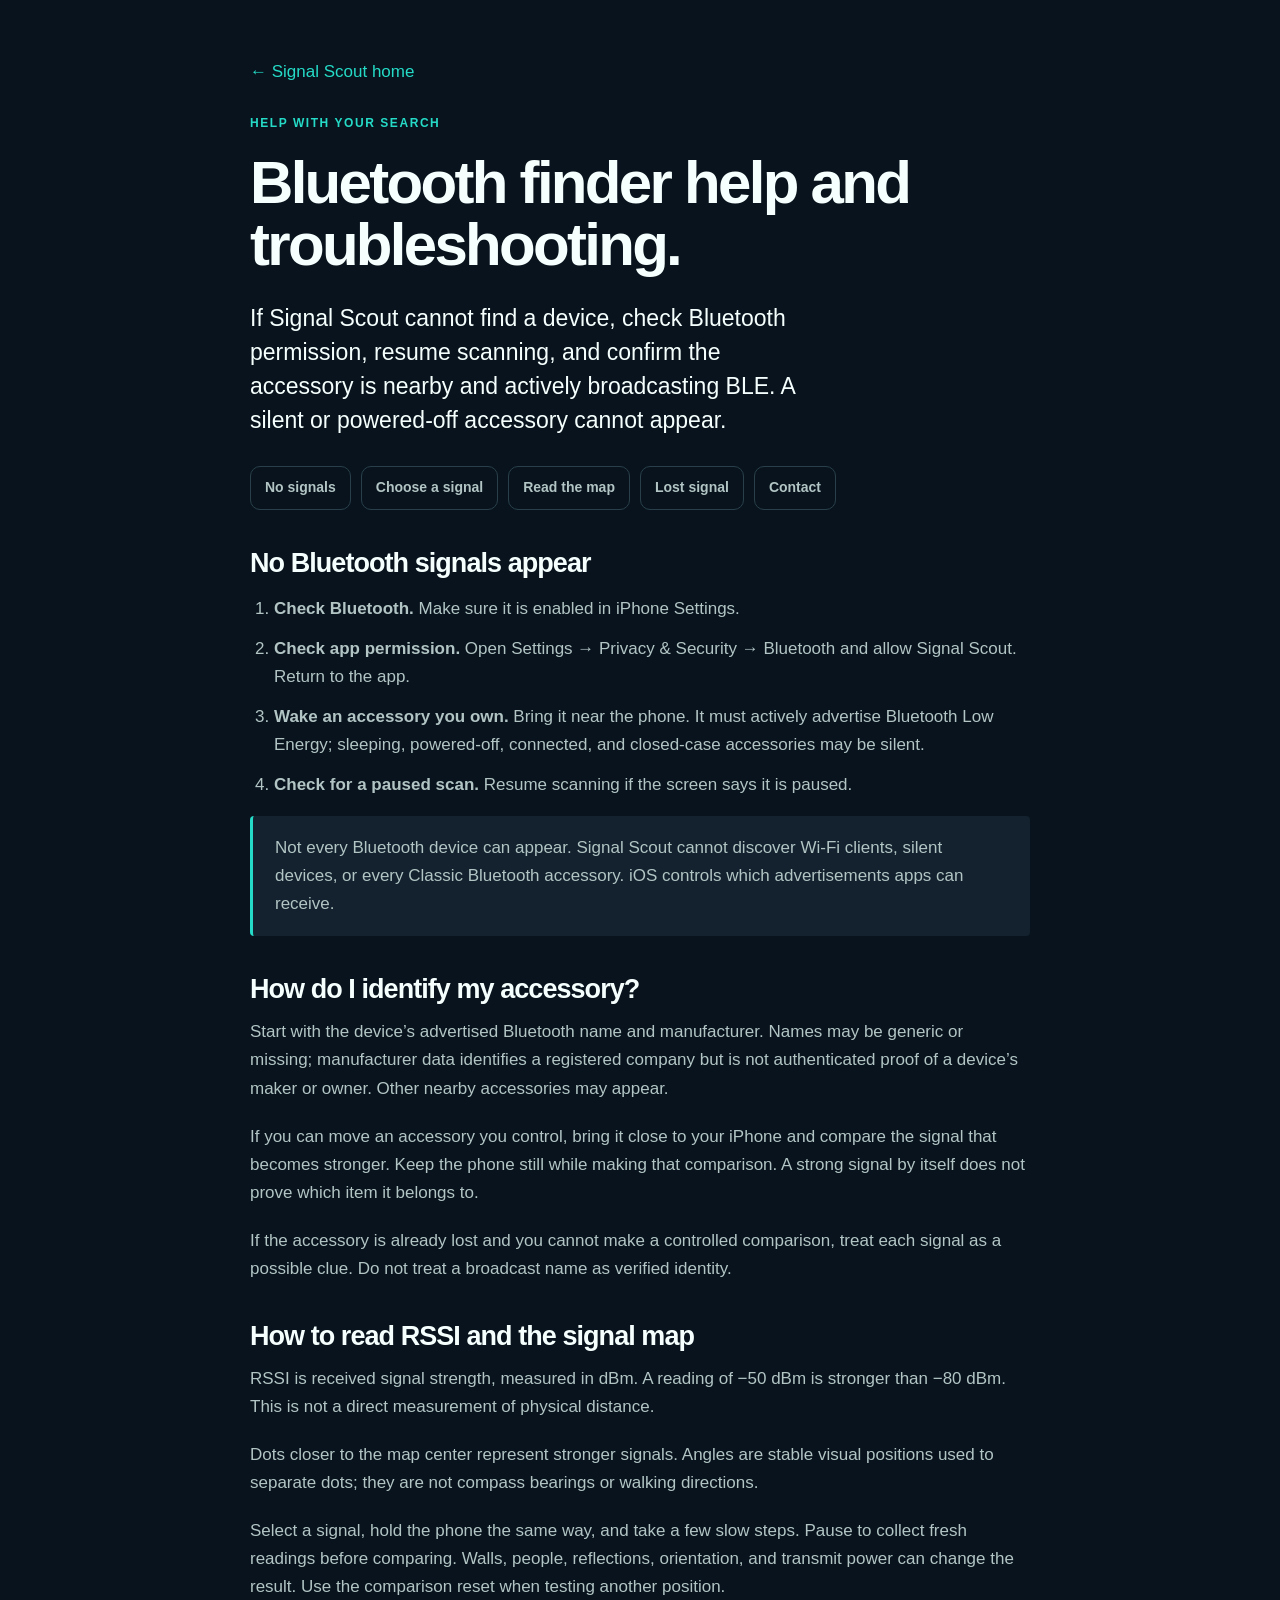
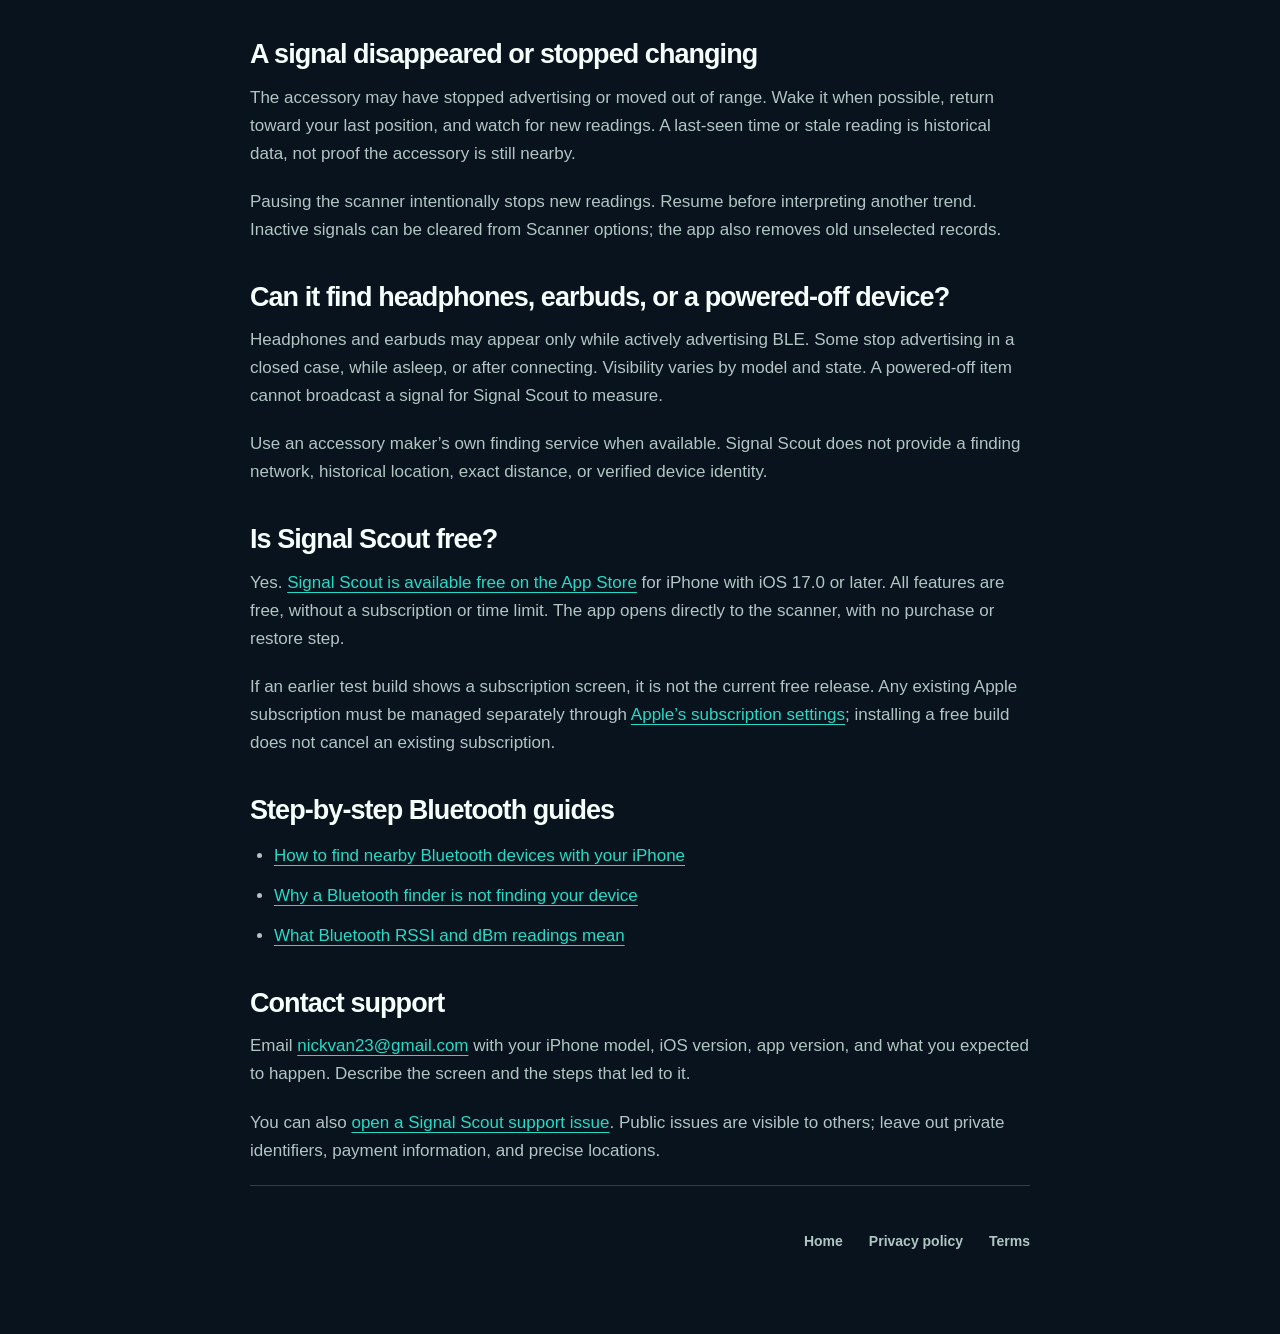
<file: Web/support.html>
<!doctype html>
<html lang="en">
<head>
<meta charset="utf-8">
<meta name="viewport" content="width=device-width, initial-scale=1">
<title>Bluetooth Finder Help &amp; Troubleshooting | Signal Scout</title>
<meta name="description" content="No Bluetooth signals showing? Learn how to check accessory compatibility, allow Bluetooth access, read RSSI, and compare named devices and signal readings with Signal Scout.">
<link rel="canonical" href="https://nickvan23-lang.github.io/signal-scout/support.html">
<meta name="robots" content="index,follow,max-image-preview:large">
<meta name="apple-itunes-app" content="app-id=6810531496">
<meta property="og:type" content="website">
<meta property="og:site_name" content="Signal Scout">
<meta property="og:title" content="Bluetooth Finder Help &amp; Troubleshooting | Signal Scout">
<meta property="og:description" content="No Bluetooth signals showing? Learn how to check accessory compatibility, allow Bluetooth access, read RSSI, and compare named devices and signal readings with Signal Scout.">
<meta property="og:url" content="https://nickvan23-lang.github.io/signal-scout/support.html">
<meta property="og:image" content="https://nickvan23-lang.github.io/signal-scout/assets/app-icon.png">
<meta property="og:image:alt" content="Signal Scout app icon">
<meta property="og:image:width" content="1024">
<meta property="og:image:height" content="1024">
<meta name="twitter:card" content="summary">
<meta name="twitter:title" content="Bluetooth Finder Help &amp; Troubleshooting | Signal Scout">
<meta name="twitter:description" content="No Bluetooth signals showing? Learn how to check accessory compatibility, allow Bluetooth access, read RSSI, and compare named devices and signal readings with Signal Scout.">
<meta name="twitter:image" content="https://nickvan23-lang.github.io/signal-scout/assets/app-icon.png">
<meta name="twitter:image:alt" content="Signal Scout app icon">
<link rel="icon" href="assets/favicon.png" type="image/png">
<link rel="stylesheet" href="styles.css">
<script type="application/ld+json">{
  "@context": "https://schema.org",
  "@graph": [
    {
      "@type": "WebPage",
      "@id": "https://nickvan23-lang.github.io/signal-scout/support.html#page",
      "url": "https://nickvan23-lang.github.io/signal-scout/support.html",
      "name": "Bluetooth Finder Help & Troubleshooting | Signal Scout",
      "description": "No Bluetooth signals showing? Learn how to check accessory compatibility, allow Bluetooth access, read RSSI, and compare named devices and signal readings with Signal Scout.",
      "inLanguage": "en",
      "isPartOf": {
        "@id": "https://nickvan23-lang.github.io/signal-scout/#website"
      },
      "about": {
        "@id": "https://nickvan23-lang.github.io/signal-scout/#app"
      },
      "breadcrumb": {
        "@id": "https://nickvan23-lang.github.io/signal-scout/support.html#breadcrumb"
      }
    },
    {
      "@type": "BreadcrumbList",
      "@id": "https://nickvan23-lang.github.io/signal-scout/support.html#breadcrumb",
      "itemListElement": [
        {
          "@type": "ListItem",
          "position": 1,
          "name": "Signal Scout",
          "item": "https://nickvan23-lang.github.io/signal-scout/"
        },
        {
          "@type": "ListItem",
          "position": 2,
          "name": "Support",
          "item": "https://nickvan23-lang.github.io/signal-scout/support.html"
        }
      ]
    }
  ]
}</script>
</head><body><a class="skip-link" href="#main">Skip to content</a><main class="document" id="main" tabindex="-1"><a class="back" href="./">← Signal Scout home</a><p class="eyebrow">HELP WITH YOUR SEARCH</p><h1>Bluetooth finder help and troubleshooting.</h1><p class="lede">If Signal Scout cannot find a device, check Bluetooth permission, resume scanning, and confirm the accessory is nearby and actively broadcasting BLE. A silent or powered-off accessory cannot appear.</p><nav class="toc" aria-label="Troubleshooting topics"><a href="#no-signals">No signals</a><a href="#identify">Choose a signal</a><a href="#reading-signals">Read the map</a><a href="#lost-signal">Lost signal</a><a href="#contact">Contact</a></nav>
<section id="no-signals"><h2>No Bluetooth signals appear</h2><ol><li><strong>Check Bluetooth.</strong> Make sure it is enabled in iPhone Settings.</li><li><strong>Check app permission.</strong> Open Settings → Privacy &amp; Security → Bluetooth and allow Signal Scout. Return to the app.</li><li><strong>Wake an accessory you own.</strong> Bring it near the phone. It must actively advertise Bluetooth Low Energy; sleeping, powered-off, connected, and closed-case accessories may be silent.</li><li><strong>Check for a paused scan.</strong> Resume scanning if the screen says it is paused.</li></ol><p class="callout">Not every Bluetooth device can appear. Signal Scout cannot discover Wi-Fi clients, silent devices, or every Classic Bluetooth accessory. iOS controls which advertisements apps can receive.</p></section>
<section id="identify"><h2>How do I identify my accessory?</h2><p>Start with the device’s advertised Bluetooth name and manufacturer. Names may be generic or missing; manufacturer data identifies a registered company but is not authenticated proof of a device’s maker or owner. Other nearby accessories may appear.</p><p>If you can move an accessory you control, bring it close to your iPhone and compare the signal that becomes stronger. Keep the phone still while making that comparison. A strong signal by itself does not prove which item it belongs to.</p><p>If the accessory is already lost and you cannot make a controlled comparison, treat each signal as a possible clue. Do not treat a broadcast name as verified identity.</p></section>
<section id="reading-signals"><h2>How to read RSSI and the signal map</h2><p>RSSI is received signal strength, measured in dBm. A reading of −50 dBm is stronger than −80 dBm. This is not a direct measurement of physical distance.</p><p>Dots closer to the map center represent stronger signals. Angles are stable visual positions used to separate dots; they are not compass bearings or walking directions.</p><p>Select a signal, hold the phone the same way, and take a few slow steps. Pause to collect fresh readings before comparing. Walls, people, reflections, orientation, and transmit power can change the result. Use the comparison reset when testing another position.</p></section>
<section id="lost-signal"><h2>A signal disappeared or stopped changing</h2><p>The accessory may have stopped advertising or moved out of range. Wake it when possible, return toward your last position, and watch for new readings. A last-seen time or stale reading is historical data, not proof the accessory is still nearby.</p><p>Pausing the scanner intentionally stops new readings. Resume before interpreting another trend. Inactive signals can be cleared from Scanner options; the app also removes old unselected records.</p></section>
<section id="compatibility"><h2>Can it find headphones, earbuds, or a powered-off device?</h2><p>Headphones and earbuds may appear only while actively advertising BLE. Some stop advertising in a closed case, while asleep, or after connecting. Visibility varies by model and state. A powered-off item cannot broadcast a signal for Signal Scout to measure.</p><p>Use an accessory maker’s own finding service when available. Signal Scout does not provide a finding network, historical location, exact distance, or verified device identity.</p></section>
<section id="free-access"><h2>Is Signal Scout free?</h2><p>Yes. <a href="https://apps.apple.com/us/app/signal-scout-ble-finder/id6810531496">Signal Scout is available free on the App Store</a> for iPhone with iOS 17.0 or later. All features are free, without a subscription or time limit. The app opens directly to the scanner, with no purchase or restore step.</p><p>If an earlier test build shows a subscription screen, it is not the current free release. Any existing Apple subscription must be managed separately through <a href="https://apps.apple.com/account/subscriptions">Apple’s subscription settings</a>; installing a free build does not cancel an existing subscription.</p></section>
<section id="guides"><h2>Step-by-step Bluetooth guides</h2><ul><li><a href="find-bluetooth-devices-iphone.html">How to find nearby Bluetooth devices with your iPhone</a></li><li><a href="bluetooth-finder-not-finding-device.html">Why a Bluetooth finder is not finding your device</a></li><li><a href="bluetooth-rssi-signal-strength.html">What Bluetooth RSSI and dBm readings mean</a></li></ul></section>
<section id="contact"><h2>Contact support</h2><p>Email <a href="mailto:nickvan23@gmail.com?subject=Signal%20Scout%20Support">nickvan23@gmail.com</a> with your iPhone model, iOS version, app version, and what you expected to happen. Describe the screen and the steps that led to it.</p><p>You can also <a href="https://github.com/nickvan23-lang/signal-scout/issues">open a Signal Scout support issue</a>. Public issues are visible to others; leave out private identifiers, payment information, and precise locations.</p></section>
<footer class="site-footer"><nav aria-label="Footer navigation"><a href="./">Home</a><a href="privacy.html">Privacy policy</a><a href="https://www.apple.com/legal/internet-services/itunes/dev/stdeula/">Terms</a></nav></footer></main></body></html>
</file>
<file: Web/styles.css>
:root{color-scheme:dark;--bg:#08131d;--panel:#13222e;--ink:#f5fffd;--muted:#b2c5c4;--accent:#25dbc7;--line:#29404b;--radius:20px;font-synthesis:none}
*{box-sizing:border-box}html{scroll-behavior:smooth;scroll-padding-top:96px}body{margin:0;background:var(--bg);color:var(--ink);font:17px/1.65 -apple-system,BlinkMacSystemFont,"Segoe UI",sans-serif}a{color:var(--accent);text-underline-offset:4px}a:hover{text-decoration-thickness:2px}button,a,summary{-webkit-tap-highlight-color:transparent}a:focus-visible,summary:focus-visible,button:focus-visible{outline:3px solid var(--accent);outline-offset:5px;border-radius:4px}.wrap{width:min(1160px,calc(100% - 48px));margin-inline:auto}.site-header{display:flex;align-items:center;justify-content:space-between;gap:24px;padding-block:22px;border-bottom:1px solid var(--line)}.brand{display:inline-flex;gap:12px;align-items:center;text-decoration:none;color:var(--ink);font-weight:750;white-space:nowrap;min-height:44px}.brand img{border-radius:10px}nav{display:flex;gap:26px;flex-wrap:wrap}nav a{color:var(--muted);font-size:14px;font-weight:650;display:inline-flex;align-items:center;min-height:44px;text-decoration:none}nav a:hover{color:var(--ink)}.skip-link{position:fixed;top:8px;left:16px;z-index:50;background:var(--ink);color:var(--bg);padding:10px 18px;transform:translateY(-150%)}.skip-link:focus{transform:translateY(0)}.hero{display:grid;grid-template-columns:1.2fr .8fr;gap:76px;align-items:center;padding-block:70px 88px}.eyebrow{font-size:12px;font-weight:800;letter-spacing:.13em;color:var(--accent);margin:0 0 18px}h1{font-size:clamp(44px,5.6vw,74px);line-height:1.03;letter-spacing:-.045em;margin:0 0 26px;font-weight:760}h2{font-size:clamp(30px,3.4vw,46px);line-height:1.12;letter-spacing:-.035em;margin:0 0 22px}h3{font-size:21px;line-height:1.3;margin:12px 0}p{color:var(--muted);margin:0 0 20px}.lede{font-size:23px;line-height:1.48;max-width:560px;color:var(--ink)}.hero-detail{max-width:560px}.actions{display:flex;gap:12px;flex-wrap:wrap;margin:30px 0 22px}.button{min-height:50px;padding:12px 21px;display:inline-flex;align-items:center;justify-content:center;border:1px solid var(--line);border-radius:12px;font-size:15px;font-weight:750;text-decoration:none;transition:background .15s}.primary{color:var(--bg);background:var(--accent);border-color:var(--accent)}.primary:hover{background:#7ee9dd}.secondary{color:var(--ink);background:var(--panel)}.secondary:hover{background:#1e3541}.release-note{font-size:13px;max-width:480px;line-height:1.6}.status-dot{display:inline-block;width:7px;height:7px;border-radius:50%;background:#f8bb67;margin-right:6px}.trust-list{display:flex;flex-wrap:wrap;gap:12px 20px;padding:0;margin:24px 0 0;list-style:none;font-size:13px;color:var(--muted)}.trust-list li::before{content:"";display:inline-block;background:var(--accent);width:4px;height:4px;vertical-align:middle;margin-right:8px;border-radius:50%}.product-shot,.detail-shot{margin:0;text-align:center}.product-shot img{display:block;width:min(100%,305px);height:auto;margin:auto;border-radius:30px;border:1px solid #38545b;box-shadow:0 25px 80px #0007}.product-shot figcaption,.detail-shot figcaption{font-size:12px;color:var(--muted);margin-top:12px}.section{padding-block:70px;border-top:1px solid var(--line)}.steps{display:grid;grid-template-columns:repeat(3,1fr);gap:36px;margin-top:36px}.step-number{font-size:14px;font-weight:750;color:var(--accent);font-variant-numeric:tabular-nums}.steps p,.panel p{font-size:16px}.section-note{font-size:14px;max-width:850px;margin:26px 0 0}.explanation{display:grid;grid-template-columns:1fr 1fr;align-items:center;gap:100px}.detail-shot img{display:block;width:min(100%,250px);height:auto;margin:auto;border-radius:24px;border:1px solid var(--line)}.compat-grid{display:grid;grid-template-columns:1fr 1fr;gap:22px}.panel{padding:22px 26px;border:1px solid var(--line);border-radius:var(--radius);background:var(--panel)}.panel ul{padding-left:20px;color:var(--muted);margin-bottom:0}.panel li{margin:10px 0}.privacy-band{display:flex;align-items:center;gap:70px}.privacy-band>div{flex:1}.privacy-band .button{flex-shrink:0}.privacy-band p{max-width:690px;margin-bottom:0}.faq{max-width:900px}details{border-bottom:1px solid var(--line);padding:5px 0}summary{cursor:pointer;min-height:58px;padding:16px 25px 16px 0;font-weight:650;font-size:18px}details p{padding-right:35px;max-width:750px;margin-bottom:22px}.site-footer{border-top:1px solid var(--line);padding-block:34px;display:flex;align-items:center;gap:30px;flex-wrap:wrap}.site-footer nav{margin-left:auto}.site-footer p{font-size:12px;flex-basis:100%;margin:0}.document{width:min(780px,calc(100% - 48px));margin:auto;padding:50px 0 70px}.document h1{font-size:clamp(38px,6vw,60px)}.document h2{font-size:27px;margin:38px 0 14px}.document h3{font-size:20px}.document ul,.document ol{color:var(--muted);padding-left:24px}.document li{margin-bottom:12px}.back{display:inline-flex;align-items:center;min-height:44px;margin-bottom:20px;text-decoration:none}.updated,.fine{font-size:14px}.toc{display:flex;gap:10px;flex-wrap:wrap;margin:28px 0}.toc a{border:1px solid var(--line);padding:8px 14px;border-radius:10px;min-height:44px;font-size:14px;text-decoration:none}.callout{background:var(--panel);border-left:3px solid var(--accent);padding:18px 22px;border-radius:4px}.document .site-footer{width:100%;padding-bottom:0}
@media(max-width:850px){.hero{gap:30px;grid-template-columns:1.2fr .8fr;padding-block:50px}.steps{gap:22px}.explanation{gap:35px}.privacy-band{gap:30px}.site-header nav{gap:16px}}
@media(max-width:620px){.wrap{width:calc(100% - 36px)}.site-header{align-items:flex-start;gap:8px;flex-direction:column;padding-block:14px}.site-header nav{gap:22px}.hero{grid-template-columns:1fr;gap:36px;padding-block:42px 50px}h1{font-size:clamp(36px,10.2vw,46px)}.lede{font-size:21px}.hero .product-shot img{width:245px}.section{padding-block:45px}.steps,.compat-grid,.explanation{grid-template-columns:1fr;gap:24px}.steps{margin-top:25px}.steps article{border-left:2px solid var(--line);padding-left:20px}.privacy-band{display:block}.privacy-band .button{margin-top:24px}.site-footer{gap:18px}.site-footer nav{margin-left:0;flex-basis:100%}.document{width:calc(100% - 36px);padding-top:28px}summary{font-size:17px}.actions .button{flex:1;white-space:nowrap}}
@media(prefers-reduced-motion:reduce){html{scroll-behavior:auto}*{transition:none!important}}

.identity-preview{padding:36px 28px;border:1px solid var(--line);border-radius:30px;background:var(--panel)}.product-shot img.hero-icon{width:180px;border:0;border-radius:40px;margin-bottom:32px;box-shadow:0 20px 70px #0004}.identity-preview>p:last-child{font-size:22px;line-height:1.8;color:var(--ink);margin:0}.reading-example{background:var(--panel);border:1px solid var(--line);border-radius:24px;padding:32px}.reading-example h3{font-size:28px;margin-top:0}.reading-example dl{margin:24px 0}.reading-example dl>div{padding:14px 0;border-bottom:1px solid var(--line)}.reading-example dt{font-size:13px;color:var(--muted)}.reading-example dd{font-size:19px;margin:2px 0 0;font-weight:650}.reading-example .fine{margin-bottom:0}.hero .product-shot img.hero-icon{width:180px}

.status-dot{background:var(--accent)}
.demo-link{display:inline-flex;align-items:center;min-height:44px;margin-top:12px;font-size:14px}
.guide-grid{display:grid;grid-template-columns:repeat(3,minmax(0,1fr));gap:22px}
.guide-grid h3{font-size:20px;margin-top:0}
.guide-grid a{text-decoration-thickness:1px;text-underline-offset:4px}
.guide-grid p{margin-bottom:0}
.app-summary{display:flex;align-items:center;gap:50px}
.app-summary>div{flex:1;min-width:0}
.app-summary>.button{flex-shrink:0}
.app-facts{margin:28px 0 0}
.app-facts>div{display:grid;grid-template-columns:110px minmax(0,1fr);gap:16px;padding:12px 0;border-top:1px solid var(--line)}
.app-facts dt{color:var(--muted);font-size:14px}
.app-facts dd{margin:0}
.document table{width:100%;border-collapse:collapse;margin:24px 0;font-size:15px}
.document th,.document td{text-align:left;vertical-align:top;padding:12px;border-bottom:1px solid var(--line)}
.document th{color:var(--ink);background:var(--panel)}
.document td{color:var(--muted)}
.document .source-list{font-size:14px;overflow-wrap:anywhere}
.document .article-meta{font-size:14px;color:var(--muted)}
@media(max-width:850px){.guide-grid{grid-template-columns:1fr}.app-summary{gap:25px}}
@media(max-width:620px){.app-summary{display:block}.app-summary>.button{margin-top:26px}.app-facts>div{grid-template-columns:85px minmax(0,1fr);gap:12px}.document th,.document td{padding:9px 6px;font-size:14px}}
</file>
